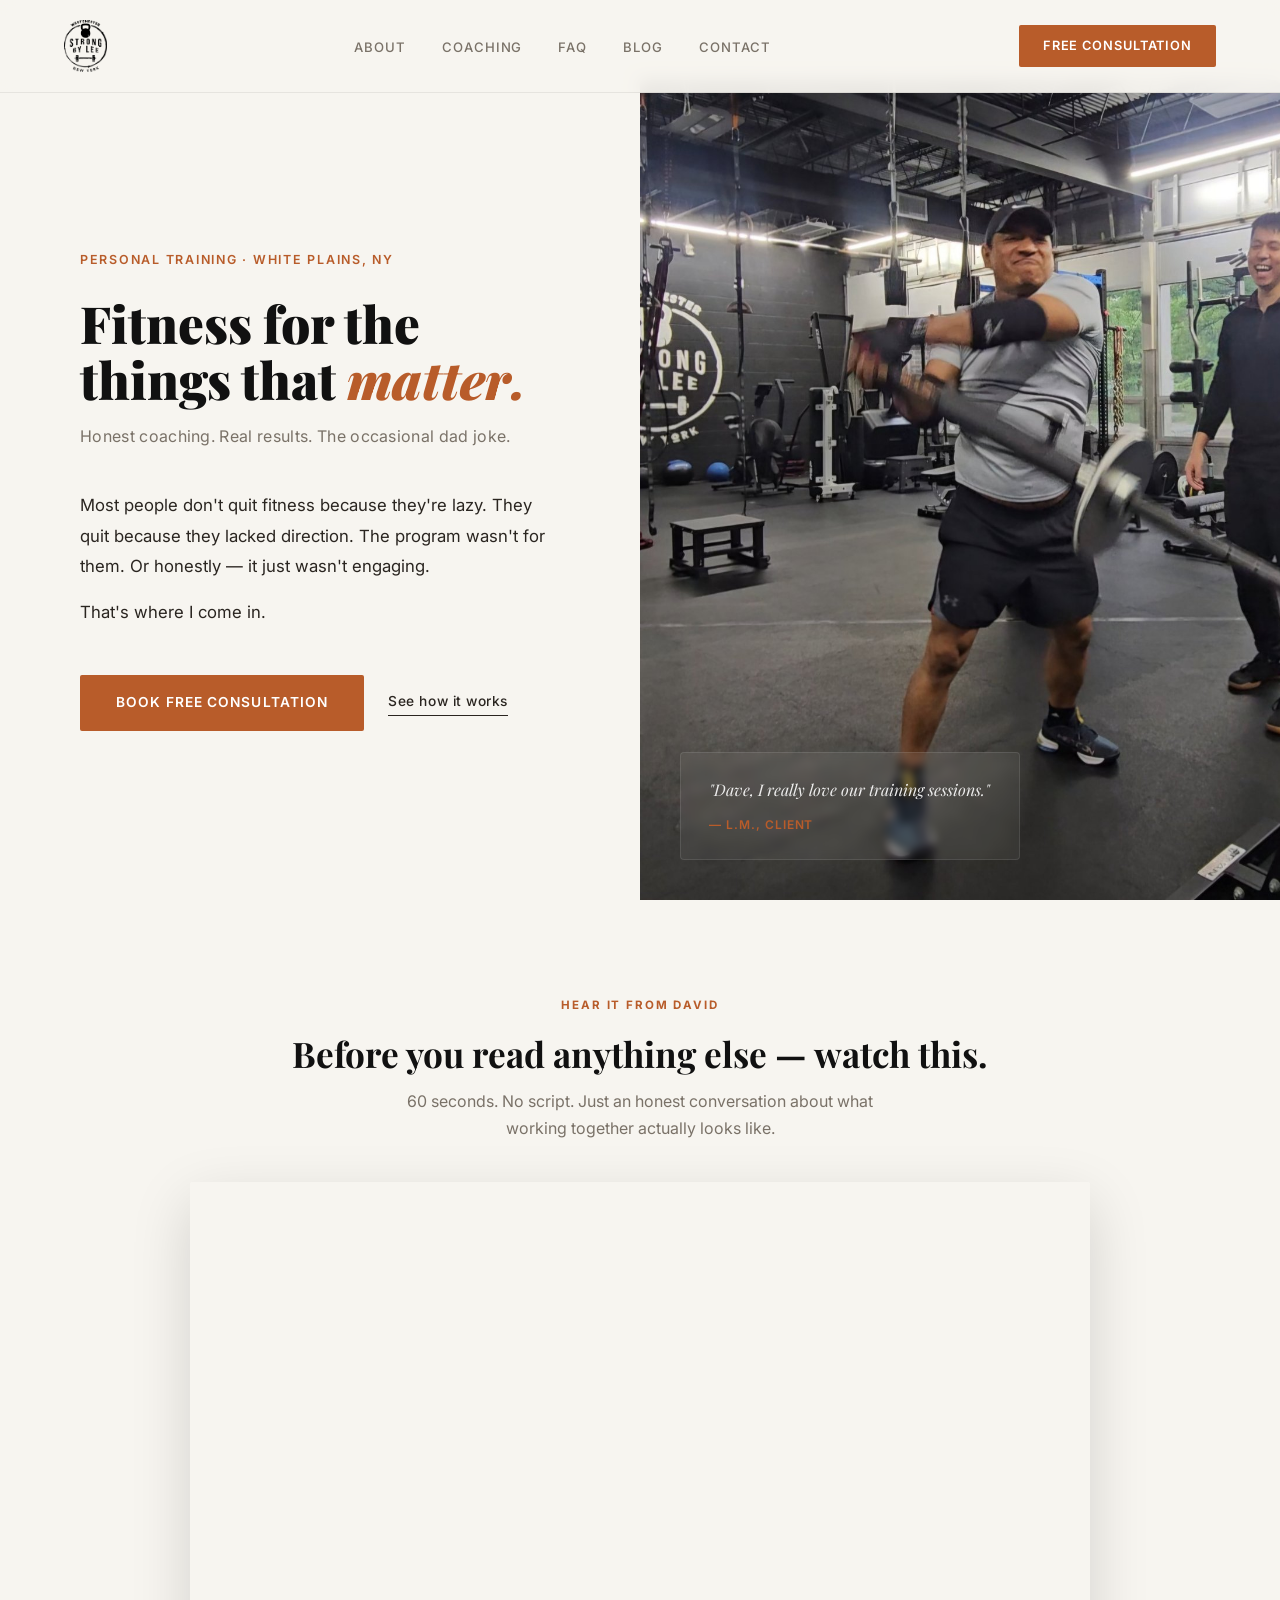
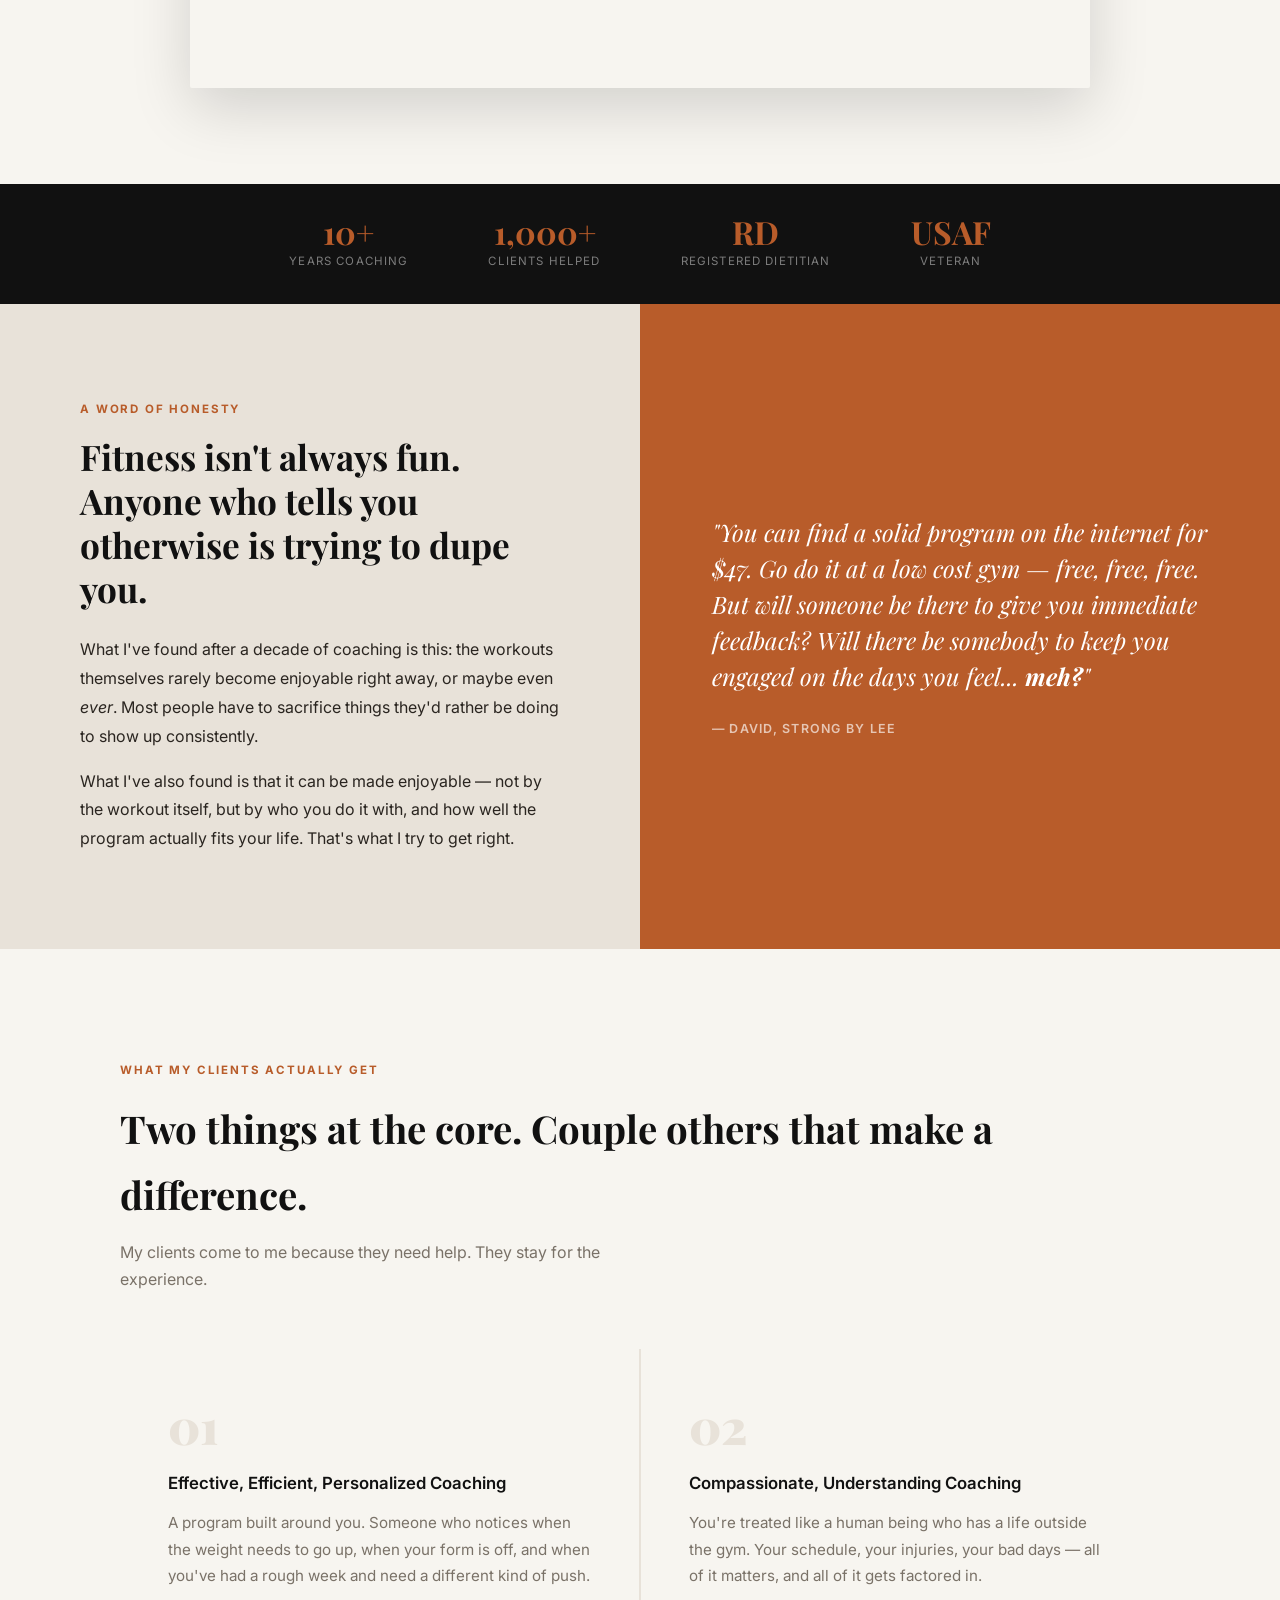
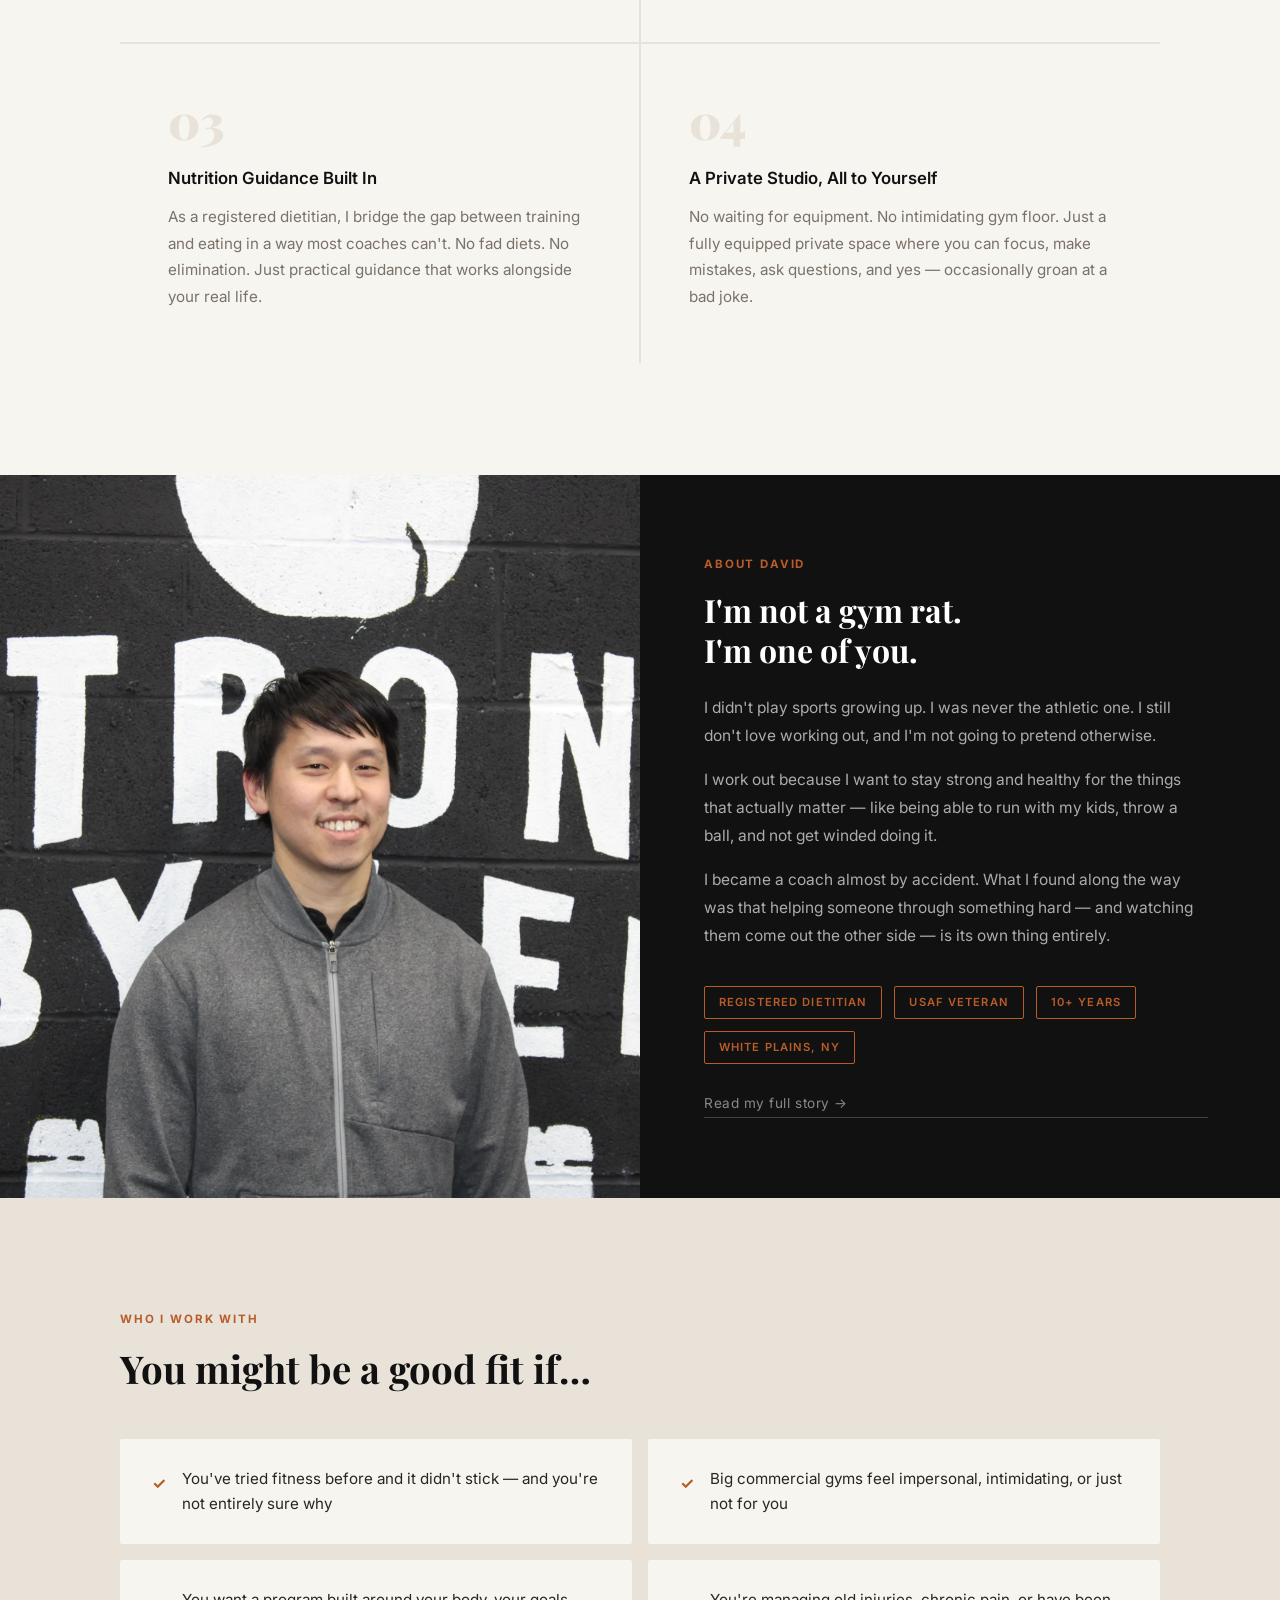
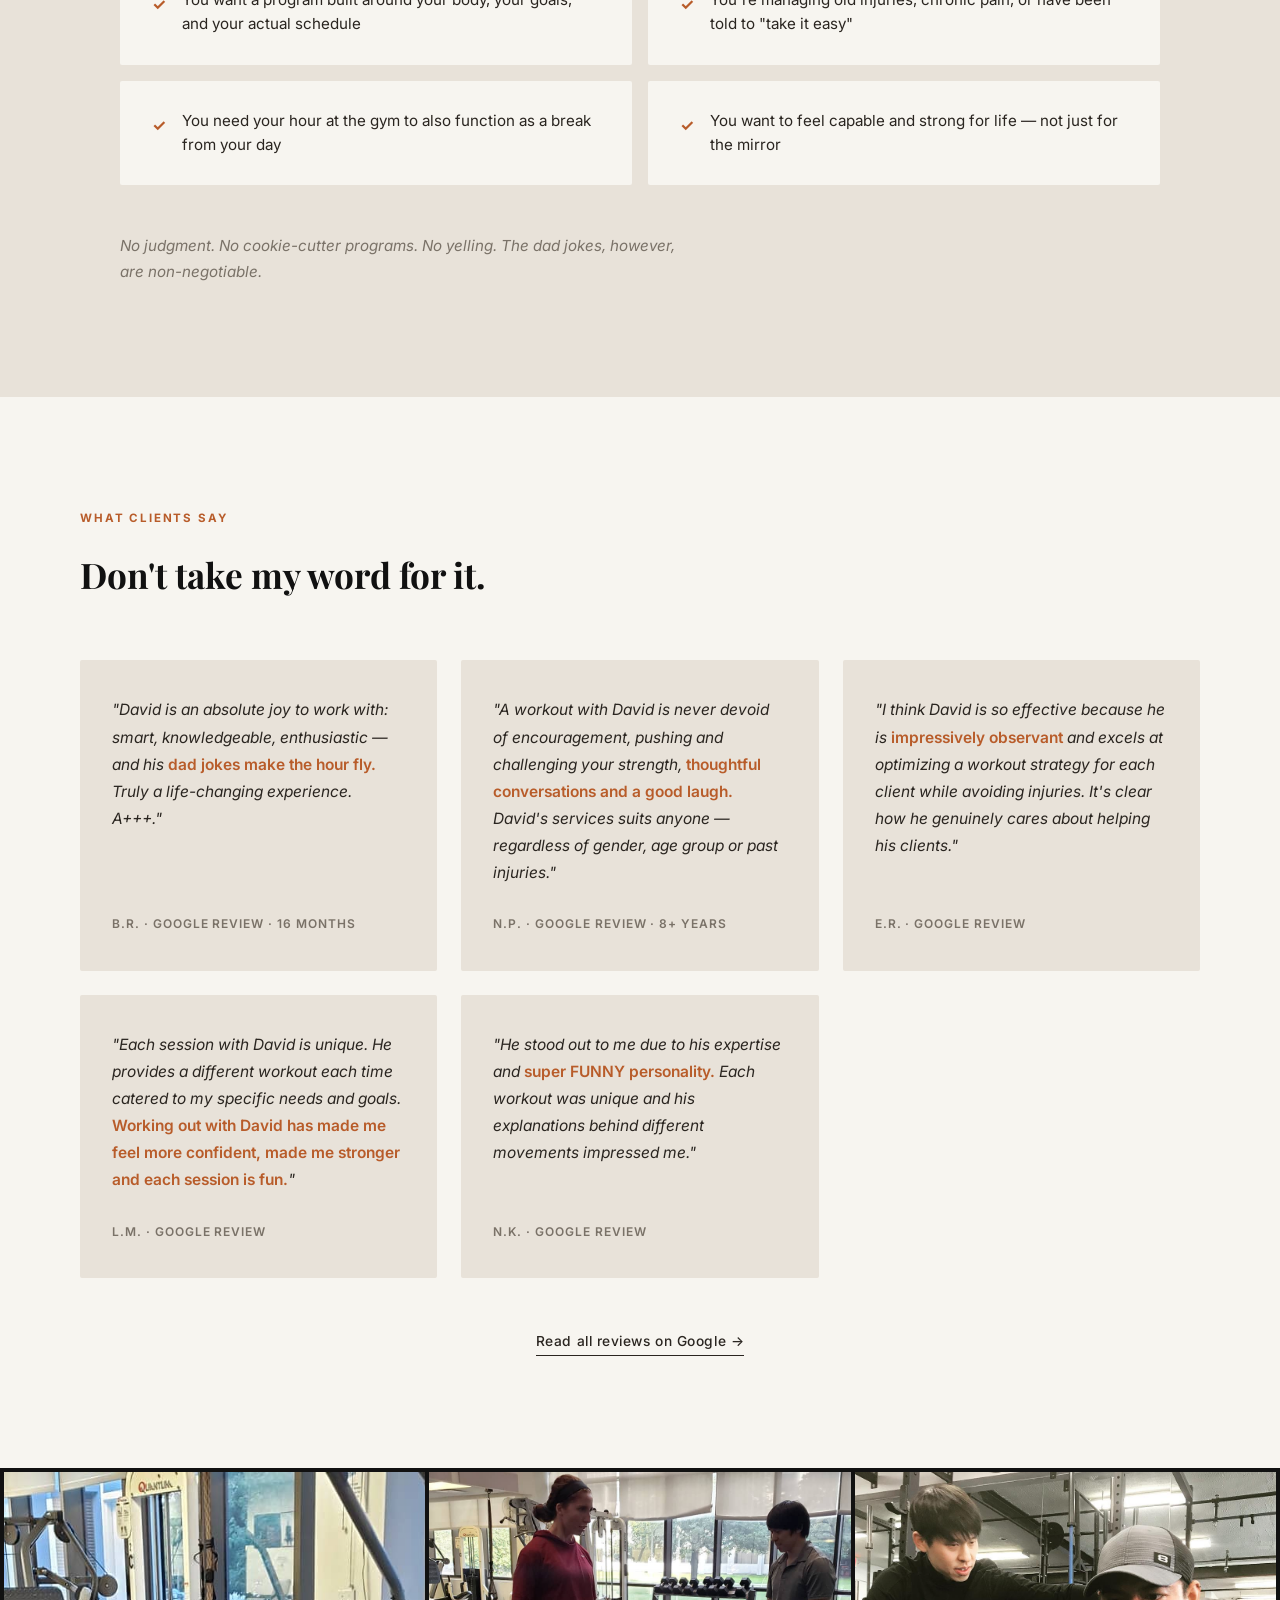
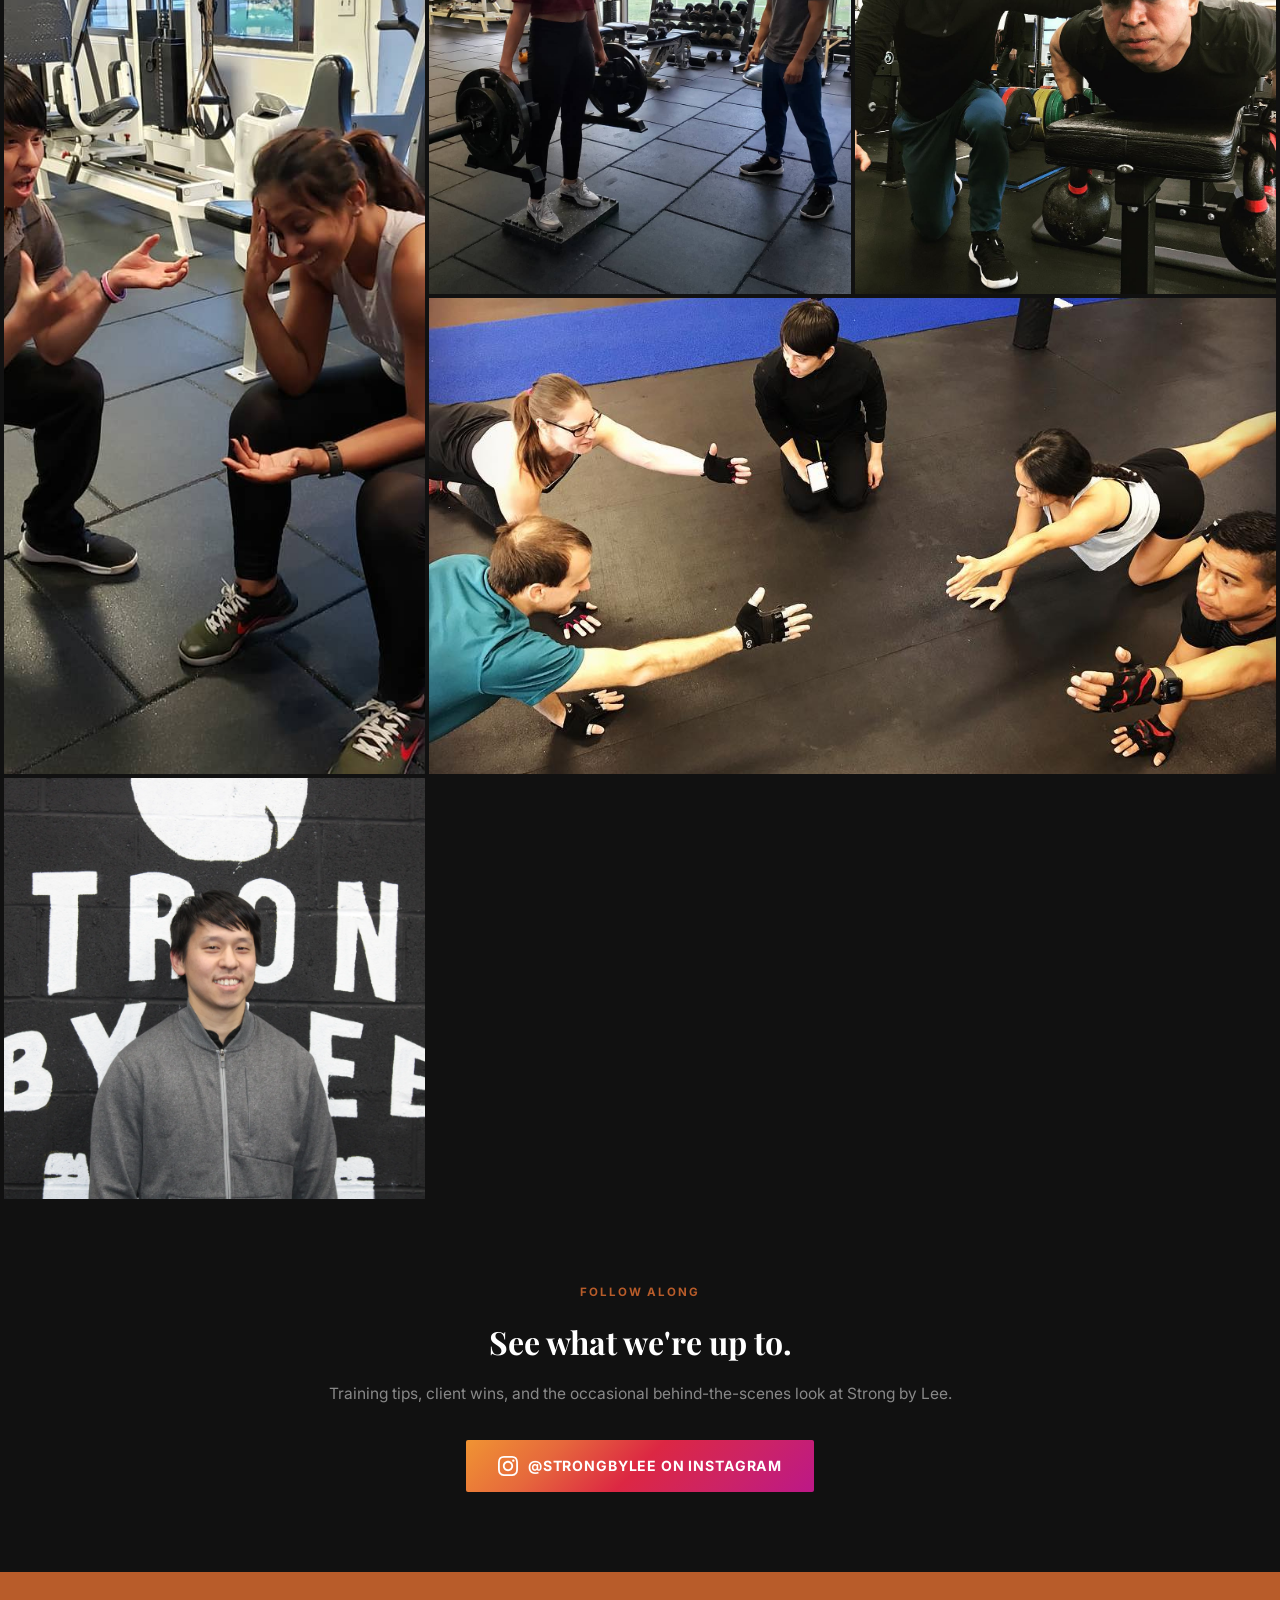
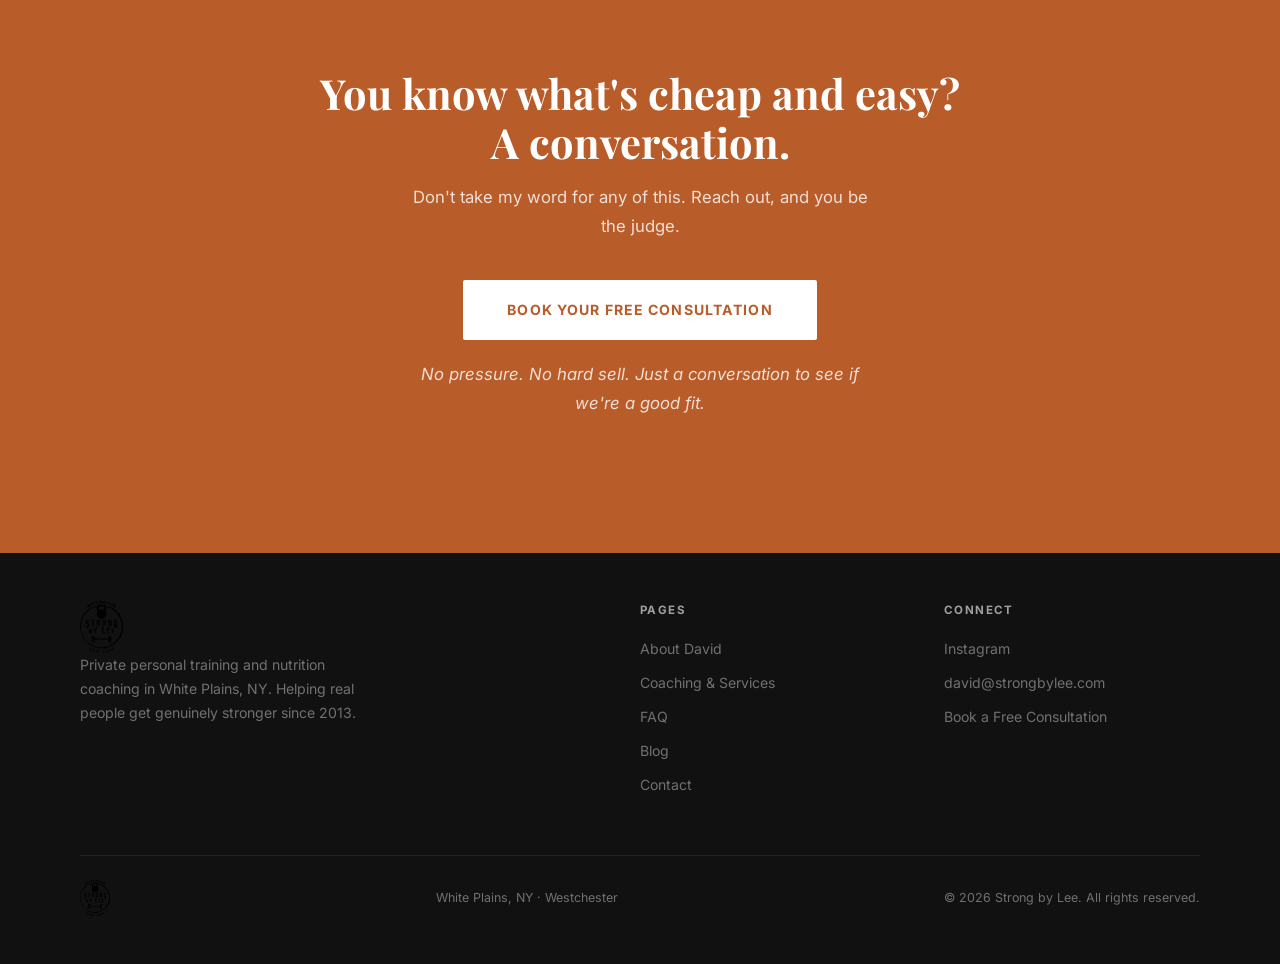
<file: index.html>
<!DOCTYPE html>
<html lang="en">
<head>
  <meta charset="UTF-8" />
  <meta name="viewport" content="width=device-width, initial-scale=1.0" />
  <title>Strong by Lee — Personal Training & Nutrition | White Plains, NY</title>
  <meta name="description" content="Honest personal training and nutrition coaching in White Plains, NY. David Lee is a registered dietitian and certified trainer helping real people get genuinely stronger." />
  <link href="https://fonts.googleapis.com/css2?family=Playfair+Display:ital,wght@0,700;0,900;1,700&family=Inter:wght@300;400;500;600&display=swap" rel="stylesheet" />
  <link rel="stylesheet" href="css/style.css" />
  <style>
    /* ── HERO ── */
    .hero {
      min-height: 100vh;
      display: grid; grid-template-columns: 1fr 1fr;
      padding-top: 80px;
    }
    .hero-left {
      display: flex; flex-direction: column; justify-content: center;
      padding: 80px 64px 80px 80px;
    }
    .hero-eyebrow {
      font-size: 0.78rem; font-weight: 600;
      letter-spacing: 0.14em; text-transform: uppercase;
      color: var(--accent); margin-bottom: 24px;
    }
    .hero-headline {
      font-family: 'Playfair Display', serif;
      font-size: clamp(2.6rem, 4vw, 3.8rem);
      font-weight: 900; line-height: 1.1;
      color: var(--black); margin-bottom: 16px;
    }
    .hero-headline em { font-style: italic; color: var(--accent); }
    .hero-sub {
      font-size: 1rem; color: var(--muted);
      font-weight: 400; margin-bottom: 40px; letter-spacing: 0.02em;
    }
    .hero-body {
      font-size: 1.05rem; color: var(--text);
      line-height: 1.8; margin-bottom: 48px; max-width: 480px;
    }
    .hero-body p + p { margin-top: 16px; }
    .hero-actions { display: flex; align-items: center; gap: 24px; flex-wrap: wrap; }
    .hero-right {
      background: var(--black); position: relative;
      overflow: hidden; display: flex; align-items: flex-end;
    }
    .hero-image-wrap {
      width: 100%; height: 100%;
      background: linear-gradient(160deg, #2a2520 0%, #111 60%);
      display: flex; align-items: center; justify-content: center;
      flex-direction: column; gap: 32px; padding: 48px;
    }
    .hero-photo-placeholder {
      width: 260px; height: 320px;
      border: 2px solid rgba(184,92,42,0.4);
      border-radius: 2px;
      display: flex; align-items: center; justify-content: center;
      background: rgba(255,255,255,0.03);
    }
    .hero-photo-placeholder p {
      font-size: 0.75rem; color: rgba(255,255,255,0.2);
      text-align: center; letter-spacing: 0.08em;
      text-transform: uppercase; padding: 16px;
    }
    .hero-quote-card {
      background: rgba(247,245,240,0.06);
      border: 1px solid rgba(255,255,255,0.1);
      border-radius: 4px; padding: 24px 28px;
      max-width: 320px; backdrop-filter: blur(4px);
    }
    .hero-quote-text {
      font-family: 'Playfair Display', serif;
      font-style: italic; font-size: 1rem;
      color: rgba(255,255,255,0.9); line-height: 1.6; margin-bottom: 12px;
    }
    .hero-quote-attr {
      font-size: 0.75rem; letter-spacing: 0.08em;
      text-transform: uppercase; color: var(--accent); font-weight: 600;
    }

    /* ── HONEST ── */
    .honest {
      display: grid; grid-template-columns: 1fr 1fr; min-height: 480px;
    }
    .honest-left {
      background: var(--warm); padding: 96px 80px;
      display: flex; flex-direction: column; justify-content: center;
    }
    .honest-left h2 {
      font-family: 'Playfair Display', serif;
      font-size: 2.2rem; font-weight: 700;
      color: var(--black); line-height: 1.25; margin-bottom: 24px;
    }
    .honest-left p { color: var(--text); font-size: 1rem; line-height: 1.8; }
    .honest-left p + p { margin-top: 16px; }
    .honest-right {
      background: var(--accent); padding: 96px 72px;
      display: flex; flex-direction: column; justify-content: center;
    }
    .honest-right blockquote {
      font-family: 'Playfair Display', serif;
      font-style: italic; font-size: 1.5rem;
      color: #fff; line-height: 1.5; margin-bottom: 24px;
    }
    .honest-right cite {
      font-size: 0.78rem; font-weight: 600;
      letter-spacing: 0.1em; text-transform: uppercase;
      color: rgba(255,255,255,0.65); font-style: normal;
    }

    /* ── WHAT ── */
    .what { padding: 112px 80px; max-width: 1200px; margin: 0 auto; }
    .what-header { margin-bottom: 56px; }
    .what-header h2 {
      font-family: 'Playfair Display', serif;
      font-size: 2.4rem; font-weight: 700;
      color: var(--black); margin-bottom: 12px;
    }
    .what-header p { color: var(--muted); max-width: 560px; font-size: 1rem; }
    .what-grid {
      display: grid; grid-template-columns: 1fr 1fr;
      gap: 2px; background: var(--warm);
    }
    .what-card { background: var(--offwhite); padding: 52px 48px; }
    .what-number {
      font-family: 'Playfair Display', serif;
      font-size: 3rem; font-weight: 900;
      color: var(--warm); line-height: 1; margin-bottom: 20px;
    }
    .what-card h3 {
      font-size: 1.05rem; font-weight: 600;
      color: var(--black); margin-bottom: 12px;
    }
    .what-card p { color: var(--muted); font-size: 0.95rem; line-height: 1.75; }

    /* ── ABOUT STRIP ── */
    .about {
      background: var(--black);
      display: grid; grid-template-columns: 1fr 1fr; min-height: 500px;
    }
    .about-image {
      background: linear-gradient(135deg, #2a2520, #1a1510);
      display: flex; align-items: center; justify-content: center; min-height: 400px;
    }
    .about-photo-placeholder {
      width: 240px; height: 300px;
      border: 2px solid rgba(184,92,42,0.5); border-radius: 2px;
      display: flex; align-items: center; justify-content: center;
      background: rgba(255,255,255,0.02);
    }
    .about-photo-placeholder p {
      font-size: 0.72rem; color: rgba(255,255,255,0.2);
      text-align: center; letter-spacing: 0.08em;
      text-transform: uppercase; padding: 16px;
    }
    .about-content {
      padding: 80px 72px 80px 64px;
      display: flex; flex-direction: column; justify-content: center;
    }
    .about-content h2 {
      font-family: 'Playfair Display', serif;
      font-size: 2rem; font-weight: 700;
      color: #fff; margin-bottom: 24px; line-height: 1.25;
    }
    .about-content p { color: rgba(255,255,255,0.65); font-size: 0.97rem; line-height: 1.8; }
    .about-content p + p { margin-top: 16px; }
    .about-creds { display: flex; gap: 12px; margin-top: 36px; flex-wrap: wrap; }
    .cred-tag {
      font-size: 0.7rem; font-weight: 600;
      letter-spacing: 0.1em; text-transform: uppercase;
      color: var(--accent); border: 1px solid var(--accent);
      padding: 6px 14px; border-radius: 2px;
    }
    .about-link {
      display: inline-block; margin-top: 28px;
      color: rgba(255,255,255,0.5); font-size: 0.85rem;
      text-decoration: none; letter-spacing: 0.04em;
      border-bottom: 1px solid rgba(255,255,255,0.2);
      padding-bottom: 2px; transition: color 0.2s, border-color 0.2s;
    }
    .about-link:hover { color: var(--accent); border-color: var(--accent); }

    /* ── FIT ── */
    .fit { padding: 112px 80px; background: var(--warm); }
    .fit-inner { max-width: 1040px; margin: 0 auto; }
    .fit-inner h2 {
      font-family: 'Playfair Display', serif;
      font-size: 2.4rem; font-weight: 700;
      color: var(--black); margin-bottom: 48px;
      max-width: 600px; line-height: 1.2;
    }
    .fit-list {
      display: grid; grid-template-columns: 1fr 1fr; gap: 16px; margin-bottom: 48px;
    }
    .fit-item {
      background: var(--offwhite); padding: 28px 32px;
      border-radius: 2px; display: flex; gap: 16px; align-items: flex-start;
    }
    .fit-check { color: var(--accent); font-size: 1rem; margin-top: 3px; flex-shrink: 0; font-weight: 700; }
    .fit-item p { font-size: 0.95rem; color: var(--text); line-height: 1.6; }
    .fit-note { font-size: 0.95rem; color: var(--muted); font-style: italic; max-width: 560px; line-height: 1.7; }

    /* ── TESTIMONIALS ── */
    .testimonials { padding: 112px 80px; }
    .testimonials-inner { max-width: 1200px; margin: 0 auto; }
    .testimonials h2 {
      font-family: 'Playfair Display', serif;
      font-size: 2.2rem; font-weight: 700;
      color: var(--black); margin-bottom: 56px;
    }
    .testimonials-grid {
      display: grid;
      grid-template-columns: 1fr 1fr 1fr;
      gap: 24px;
    }
    .testimonials-grid .testimonial-card:nth-child(4) { grid-column: 1 / 2; }
    .testimonials-grid .testimonial-card:nth-child(5) { grid-column: 2 / 3; }
    .testimonial-card {
      background: var(--warm); padding: 36px 32px; border-radius: 2px;
      display: flex; flex-direction: column; justify-content: space-between;
    }
    .testimonial-card blockquote {
      font-size: 0.97rem; line-height: 1.75;
      color: var(--text); margin-bottom: 28px; font-style: italic;
    }
    .testimonial-card blockquote strong { font-style: normal; color: var(--accent); font-weight: 600; }
    .testimonial-attr {
      font-size: 0.75rem; font-weight: 600;
      letter-spacing: 0.08em; text-transform: uppercase; color: var(--muted);
    }

    @media (max-width: 900px) {
      .hero { grid-template-columns: 1fr; }
      .hero-left { padding: 60px 32px; }
      .hero-right { min-height: 360px; }
      .honest { grid-template-columns: 1fr; }
      .honest-left, .honest-right { padding: 64px 32px; }
      .what { padding: 72px 32px; }
      .what-grid { grid-template-columns: 1fr; }
      .about { grid-template-columns: 1fr; }
      .about-content { padding: 64px 32px; }
      .fit { padding: 72px 32px; }
      .fit-list { grid-template-columns: 1fr; }
      .testimonials { padding: 72px 32px; }
      .testimonials-grid { grid-template-columns: 1fr; }
    }
  </style>
</head>
<body>

  <nav>
    <a href="index.html" class="nav-logo-img"><img src="images/logo.png" alt="Strong by Lee" height="52"></a>
    <ul class="nav-links">
      <li><a href="about.html">About</a></li>
      <li><a href="coaching.html">Coaching</a></li>
      <li><a href="faq.html">FAQ</a></li>
      <li><a href="blog.html">Blog</a></li>
      <li><a href="contact.html">Contact</a></li>
    </ul>
    <a href="contact.html" class="nav-cta">Free Consultation</a>
    <div class="nav-hamburger" id="hamburger">
      <span></span><span></span><span></span>
    </div>
  </nav>

  <div class="mobile-menu" id="mobileMenu">
    <span class="mobile-close" id="mobileClose">&times;</span>
    <a href="index.html">Home</a>
    <a href="about.html">About</a>
    <a href="coaching.html">Coaching</a>
    <a href="faq.html">FAQ</a>
    <a href="blog.html">Blog</a>
    <a href="contact.html">Contact</a>
    <a href="contact.html" style="color: var(--accent);">Free Consultation</a>
  </div>

  <!-- HERO -->
  <section class="hero">
    <div class="hero-left">
      <p class="hero-eyebrow">Personal Training · White Plains, NY</p>
      <h1 class="hero-headline">Fitness for the things that <em>matter.</em></h1>
      <p class="hero-sub">Honest coaching. Real results. The occasional dad joke.</p>
      <div class="hero-body">
        <p>Most people don't quit fitness because they're lazy. They quit because they lacked direction. The program wasn't for them. Or honestly — it just wasn't engaging.</p>
        <p>That's where I come in.</p>
      </div>
      <div class="hero-actions">
        <a href="contact.html" class="btn-primary">Book Free Consultation</a>
        <a href="coaching.html" class="btn-ghost">See how it works</a>
      </div>
    </div>
    <div class="hero-right">
      <div class="hero-image-wrap" style="padding: 0; position: relative;">
        <img src="images/studio-coaching.jpg" alt="David coaching a client at Strong by Lee" style="width:100%; height:100%; object-fit:cover; object-position:center 20%; display:block; min-height:600px;">
        <div class="hero-quote-card" style="position:absolute; bottom:40px; left:40px; right:40px; max-width:340px;">
          <p class="hero-quote-text">"Dave, I really love our training sessions."</p>
          <p class="hero-quote-attr">— L.M., Client</p>
        </div>
      </div>
    </div>
  </section>

  <!-- VIDEO -->
  <section class="video-section reveal">
    <div class="video-inner">
      <span class="section-label">Hear it from David</span>
      <h2>Before you read anything else — watch this.</h2>
      <p>60 seconds. No script. Just an honest conversation about what working together actually looks like.</p>
      <div class="video-wrap">
        <iframe
          src="https://www.youtube.com/embed/DZwUbrx9CyA"
          title="Strong by Lee — Introduction"
          frameborder="0"
          allow="accelerometer; autoplay; clipboard-write; encrypted-media; gyroscope; picture-in-picture"
          allowfullscreen>
        </iframe>
      </div>
    </div>
  </section>

  <!-- TRUST BAR -->
  <div class="trust-bar">
    <div class="trust-item">
      <span class="trust-number">10+</span>
      <span class="trust-label">Years Coaching</span>
    </div>
    <div class="trust-item">
      <span class="trust-number">1,000+</span>
      <span class="trust-label">Clients Helped</span>
    </div>
    <div class="trust-item">
      <span class="trust-number">RD</span>
      <span class="trust-label">Registered Dietitian</span>
    </div>
    <div class="trust-item">
      <span class="trust-number">USAF</span>
      <span class="trust-label">Veteran</span>
    </div>
  </div>

  <!-- HONEST -->
  <section class="honest reveal">
    <div class="honest-left">
      <span class="section-label">A word of honesty</span>
      <h2>Fitness isn't always fun. Anyone who tells you otherwise is trying to dupe you.</h2>
      <p>What I've found after a decade of coaching is this: the workouts themselves rarely become enjoyable right away, or maybe even <em>ever</em>. Most people have to sacrifice things they'd rather be doing to show up consistently.</p>
      <p>What I've also found is that it can be made enjoyable — not by the workout itself, but by who you do it with, and how well the program actually fits your life. That's what I try to get right.</p>
    </div>
    <div class="honest-right">
      <blockquote>"You can find a solid program on the internet for $47. Go do it at a low cost gym — free, free, free. But will someone be there to give you immediate feedback? Will there be somebody to keep you engaged on the days you feel... <b>meh?</b>"</blockquote>
      <cite>— David, Strong by Lee</cite>
    </div>
  </section>

  <!-- WHAT YOU GET -->
  <section class="what reveal">
    <div class="what-header">
      <span class="section-label">What my clients actually get</span>
      <h2>Two things at the core. Couple others that make a difference.</h2>
      <p>My clients come to me because they need help. They stay for the experience.</p>
    </div>
    <div class="what-grid">
      <div class="what-card">
        <div class="what-number">01</div>
        <h3>Effective, Efficient, Personalized Coaching</h3>
        <p>A program built around you. Someone who notices when the weight needs to go up, when your form is off, and when you've had a rough week and need a different kind of push.</p>
      </div>
      <div class="what-card">
        <div class="what-number">02</div>
        <h3>Compassionate, Understanding Coaching</h3>
        <p>You're treated like a human being who has a life outside the gym. Your schedule, your injuries, your bad days — all of it matters, and all of it gets factored in.</p>
      </div>
      <div class="what-card">
        <div class="what-number">03</div>
        <h3>Nutrition Guidance Built In</h3>
        <p>As a registered dietitian, I bridge the gap between training and eating in a way most coaches can't. No fad diets. No elimination. Just practical guidance that works alongside your real life.</p>
      </div>
      <div class="what-card">
        <div class="what-number">04</div>
        <h3>A Private Studio, All to Yourself</h3>
        <p>No waiting for equipment. No intimidating gym floor. Just a fully equipped private space where you can focus, make mistakes, ask questions, and yes — occasionally groan at a bad joke.</p>
      </div>
    </div>
  </section>

  <!-- ABOUT STRIP -->
  <section class="about reveal">
    <div class="about-image" style="padding:0; overflow:hidden;">
      <img src="images/david-headshot.webp" alt="David Lee — Strong by Lee" style="width:100%; height:100%; object-fit:cover; object-position: center top; min-height:500px; display:block;">
    </div>
    <div class="about-content">
      <span class="section-label">About David</span>
      <h2>I'm not a gym rat.<br/>I'm one of you.</h2>
      <p>I didn't play sports growing up. I was never the athletic one. I still don't love working out, and I'm not going to pretend otherwise.</p>
      <p>I work out because I want to stay strong and healthy for the things that actually matter — like being able to run with my kids, throw a ball, and not get winded doing it.</p>
      <p>I became a coach almost by accident. What I found along the way was that helping someone through something hard — and watching them come out the other side — is its own thing entirely.</p>
      <div class="about-creds">
        <span class="cred-tag">Registered Dietitian</span>
        <span class="cred-tag">USAF Veteran</span>
        <span class="cred-tag">10+ Years</span>
        <span class="cred-tag">White Plains, NY</span>
      </div>
      <a href="about.html" class="about-link">Read my full story →</a>
    </div>
  </section>

  <!-- IS THIS YOU -->
  <section class="fit reveal">
    <div class="fit-inner">
      <span class="section-label">Who I work with</span>
      <h2>You might be a good fit if…</h2>
      <div class="fit-list">
        <div class="fit-item">
          <span class="fit-check">✓</span>
          <p>You've tried fitness before and it didn't stick — and you're not entirely sure why</p>
        </div>
        <div class="fit-item">
          <span class="fit-check">✓</span>
          <p>Big commercial gyms feel impersonal, intimidating, or just not for you</p>
        </div>
        <div class="fit-item">
          <span class="fit-check">✓</span>
          <p>You want a program built around your body, your goals, and your actual schedule</p>
        </div>
        <div class="fit-item">
          <span class="fit-check">✓</span>
          <p>You're managing old injuries, chronic pain, or have been told to "take it easy"</p>
        </div>
        <div class="fit-item">
          <span class="fit-check">✓</span>
          <p>You need your hour at the gym to also function as a break from your day</p>
        </div>
        <div class="fit-item">
          <span class="fit-check">✓</span>
          <p>You want to feel capable and strong for life — not just for the mirror</p>
        </div>
      </div>
      <p class="fit-note">No judgment. No cookie-cutter programs. No yelling. The dad jokes, however, are non-negotiable.</p>
    </div>
  </section>

  <!-- TESTIMONIALS -->
  <section class="testimonials reveal">
    <div class="testimonials-inner">
      <span class="section-label">What clients say</span>
      <h2>Don't take my word for it.</h2>
      <div class="testimonials-grid">
        <div class="testimonial-card">
          <blockquote>"David is an absolute joy to work with: smart, knowledgeable, enthusiastic — and his <strong>dad jokes make the hour fly.</strong> Truly a life-changing experience. A+++."</blockquote>
          <p class="testimonial-attr">B.R. · Google Review · 16 months</p>
        </div>
        <div class="testimonial-card">
          <blockquote>"A workout with David is never devoid of encouragement, pushing and challenging your strength, <strong>thoughtful conversations and a good laugh.</strong> David's services suits anyone — regardless of gender, age group or past injuries."</blockquote>
          <p class="testimonial-attr">N.P. · Google Review · 8+ years</p>
        </div>
        <div class="testimonial-card">
          <blockquote>"I think David is so effective because he is <strong>impressively observant</strong> and excels at optimizing a workout strategy for each client while avoiding injuries. It's clear how he genuinely cares about helping his clients."</blockquote>
          <p class="testimonial-attr">E.R. · Google Review</p>
        </div>
        <div class="testimonial-card">
          <blockquote>"Each session with David is unique. He provides a different workout each time catered to my specific needs and goals. <strong>Working out with David has made me feel more confident, made me stronger and each session is fun.</strong>"</blockquote>
          <p class="testimonial-attr">L.M. · Google Review</p>
        </div>
        <div class="testimonial-card">
          <blockquote>"He stood out to me due to his expertise and <strong>super FUNNY personality.</strong> Each workout was unique and his explanations behind different movements impressed me."</blockquote>
          <p class="testimonial-attr">N.K. · Google Review</p>
        </div>
      </div>
      <div style="text-align:center; margin-top: 48px;">
        <a href="https://g.page/r/CTsYeqjNlPShEBE/review" target="_blank" class="btn-ghost">Read all reviews on Google →</a>
      </div>
    </div>
  </section>

  <!-- GALLERY -->
  <section class="gallery reveal">
    <div class="gallery-grid">
      <div class="gallery-item gallery-item--tall">
        <img src="images/coaching-laughing.jpg" alt="David coaching a client" loading="lazy">
      </div>
      <div class="gallery-item">
        <img src="images/hero-fistbump.jpg" alt="David with a client" loading="lazy">
      </div>
      <div class="gallery-item">
        <img src="images/coaching-kneeling.jpg" alt="David spotting a client" loading="lazy">
      </div>
      <div class="gallery-item gallery-item--wide">
        <img src="images/group-plank.jpg" alt="Group training session" loading="lazy">
      </div>
      <div class="gallery-item">
        <img src="images/david-headshot.webp" alt="David Lee — Strong by Lee" loading="lazy">
      </div>
    </div>
  </section>

  <!-- INSTAGRAM -->
  <section class="instagram-section">
    <span class="section-label">Follow Along</span>
    <h2>See what we're up to.</h2>
    <p>Training tips, client wins, and the occasional behind-the-scenes look at Strong by Lee.</p>
    <a href="https://instagram.com/strongbylee" target="_blank" class="instagram-btn">
      <svg viewBox="0 0 24 24" xmlns="http://www.w3.org/2000/svg">
        <path d="M12 2.163c3.204 0 3.584.012 4.85.07 3.252.148 4.771 1.691 4.919 4.919.058 1.265.069 1.645.069 4.849 0 3.205-.012 3.584-.069 4.849-.149 3.225-1.664 4.771-4.919 4.919-1.266.058-1.644.07-4.85.07-3.204 0-3.584-.012-4.849-.07-3.26-.149-4.771-1.699-4.919-4.92-.058-1.265-.07-1.644-.07-4.849 0-3.204.013-3.583.07-4.849.149-3.227 1.664-4.771 4.919-4.919 1.266-.057 1.645-.069 4.849-.069zm0-2.163c-3.259 0-3.667.014-4.947.072-4.358.2-6.78 2.618-6.98 6.98-.059 1.281-.073 1.689-.073 4.948 0 3.259.014 3.668.072 4.948.2 4.358 2.618 6.78 6.98 6.98 1.281.058 1.689.072 4.948.072 3.259 0 3.668-.014 4.948-.072 4.354-.2 6.782-2.618 6.979-6.98.059-1.28.073-1.689.073-4.948 0-3.259-.014-3.667-.072-4.947-.196-4.354-2.617-6.78-6.979-6.98-1.281-.059-1.69-.073-4.949-.073zm0 5.838c-3.403 0-6.162 2.759-6.162 6.162s2.759 6.163 6.162 6.163 6.162-2.759 6.162-6.163c0-3.403-2.759-6.162-6.162-6.162zm0 10.162c-2.209 0-4-1.79-4-4 0-2.209 1.791-4 4-4s4 1.791 4 4c0 2.21-1.791 4-4 4zm6.406-11.845c-.796 0-1.441.645-1.441 1.44s.645 1.44 1.441 1.44c.795 0 1.439-.645 1.439-1.44s-.644-1.44-1.439-1.44z"/>
      </svg>
      @strongbylee on Instagram
    </a>
  </section>

  <!-- CTA -->
  <section class="cta-section">
    <h2>You know what's cheap and easy?<br/>A conversation.</h2>
    <p>Don't take my word for any of this. Reach out, and you be the judge.</p>
    <a href="contact.html" class="btn-white">Book Your Free Consultation</a>
    <p class="cta-note">No pressure. No hard sell. Just a conversation to see if we're a good fit.</p>
  </section>

  <!-- FOOTER -->
  <footer>
    <div class="footer-inner">
      <div class="footer-brand">
        <a href="index.html" class="nav-logo-img"><img src="images/logo.png" alt="Strong by Lee" height="48"></a>
        <p>Private personal training and nutrition coaching in White Plains, NY. Helping real people get genuinely stronger since 2013.</p>
      </div>
      <div class="footer-col">
        <h4>Pages</h4>
        <a href="about.html">About David</a>
        <a href="coaching.html">Coaching & Services</a>
        <a href="faq.html">FAQ</a>
        <a href="blog.html">Blog</a>
        <a href="contact.html">Contact</a>
      </div>
      <div class="footer-col">
        <h4>Connect</h4>
        <a href="https://instagram.com/strongbylee" target="_blank">Instagram</a>
        <a href="mailto:david@strongbylee.com">david@strongbylee.com</a>
        <a href="contact.html">Book a Free Consultation</a>
      </div>
    </div>
    <div class="footer-bottom">
      <img src="images/logo.png" alt="Strong by Lee" height="36">
      <span>White Plains, NY · Westchester</span>
      <span>© 2026 Strong by Lee. All rights reserved.</span>
    </div>
  </footer>

  <script src="js/main.js"></script>
  <a href="#" class="back-to-top" id="backToTop" aria-label="Back to top">↑</a>

  <script>
    document.getElementById('hamburger').addEventListener('click', () => document.getElementById('mobileMenu').classList.add('open'));
    document.getElementById('mobileClose').addEventListener('click', () => document.getElementById('mobileMenu').classList.remove('open'));

    // Back to top
    const backToTop = document.getElementById('backToTop');
    window.addEventListener('scroll', () => {
      backToTop.classList.toggle('visible', window.scrollY > 400);
    });
    backToTop.addEventListener('click', (e) => {
      e.preventDefault();
      window.scrollTo({ top: 0, behavior: 'smooth' });
    });

    // Scroll reveal
    const reveals = document.querySelectorAll('.reveal');
    reveals.forEach(el => el.classList.add('hidden'));
    const observer = new IntersectionObserver((entries) => {
      entries.forEach(entry => {
        if (entry.isIntersecting) {
          entry.target.classList.remove('hidden');
          entry.target.classList.add('visible');
          observer.unobserve(entry.target);
        }
      });
    }, { threshold: 0.08, rootMargin: '0px 0px -40px 0px' });
    reveals.forEach(el => observer.observe(el));
  </script>
</body>
</html>
</file>
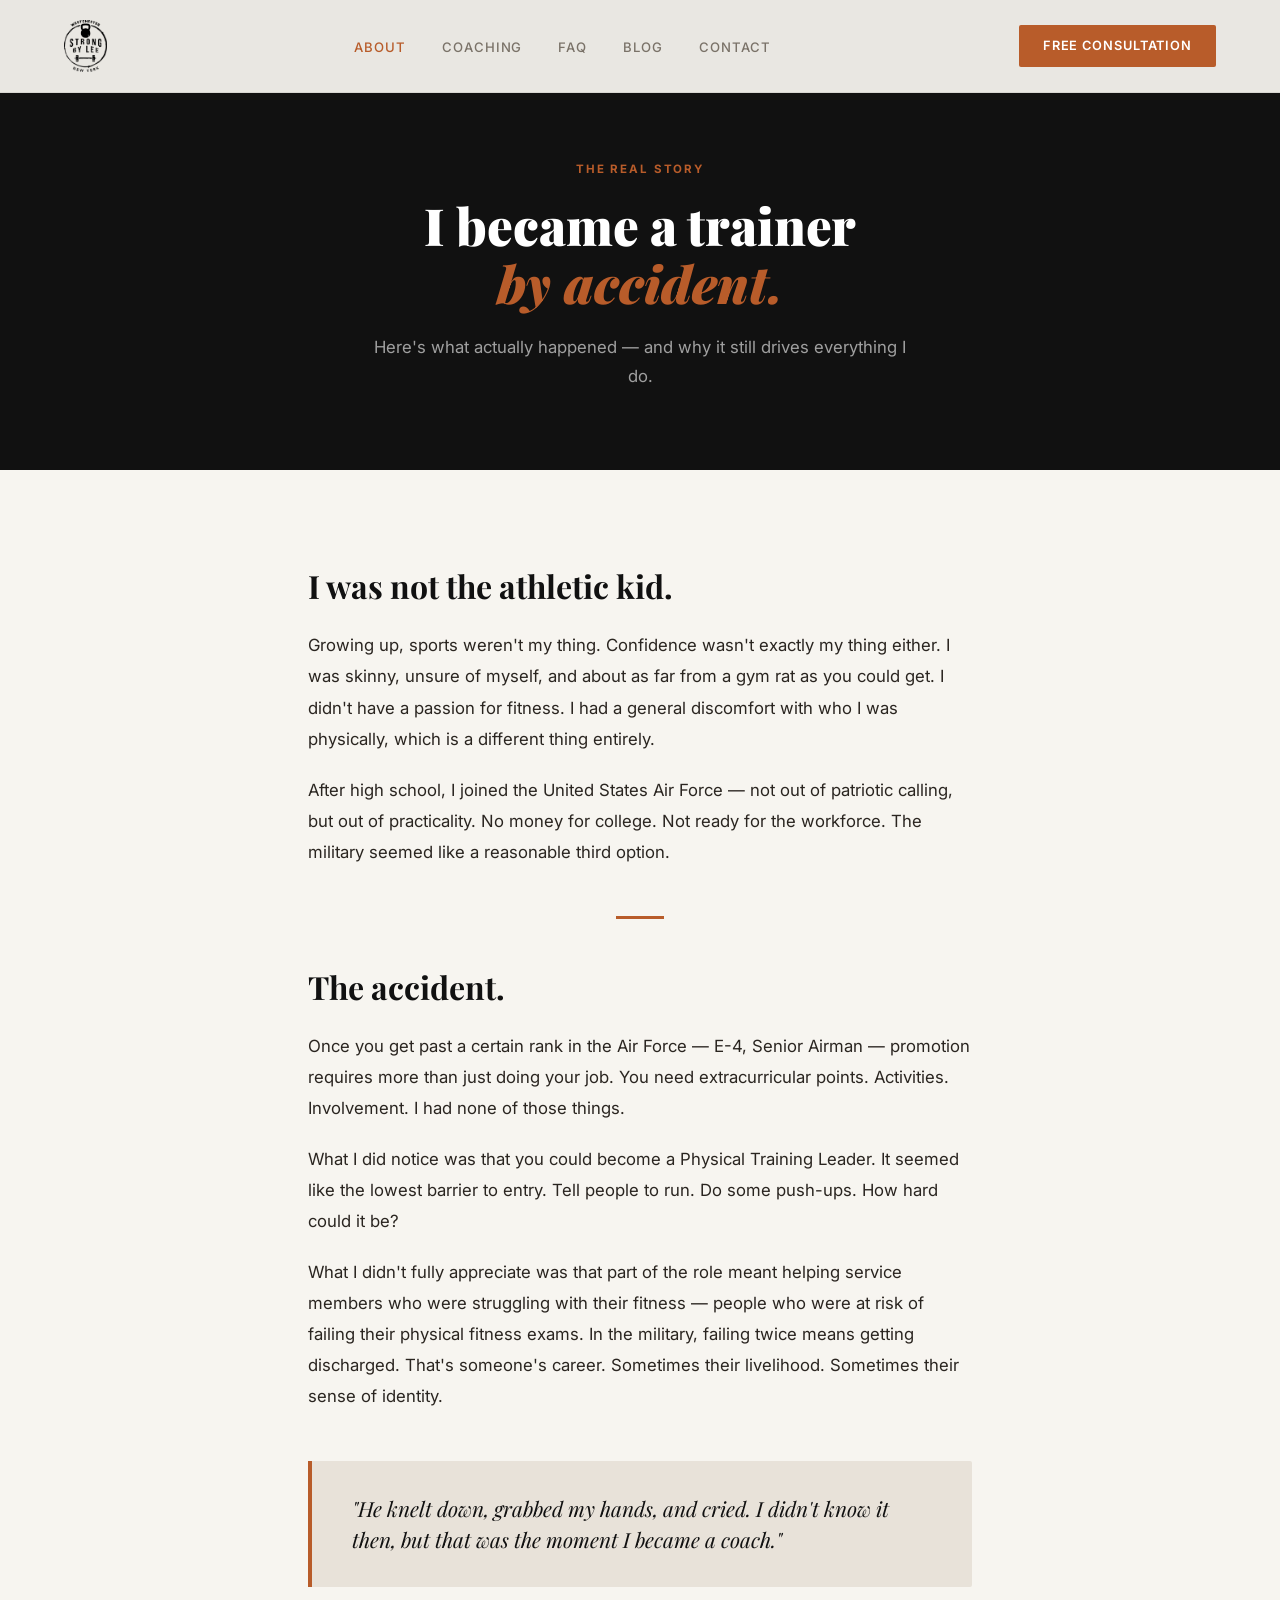
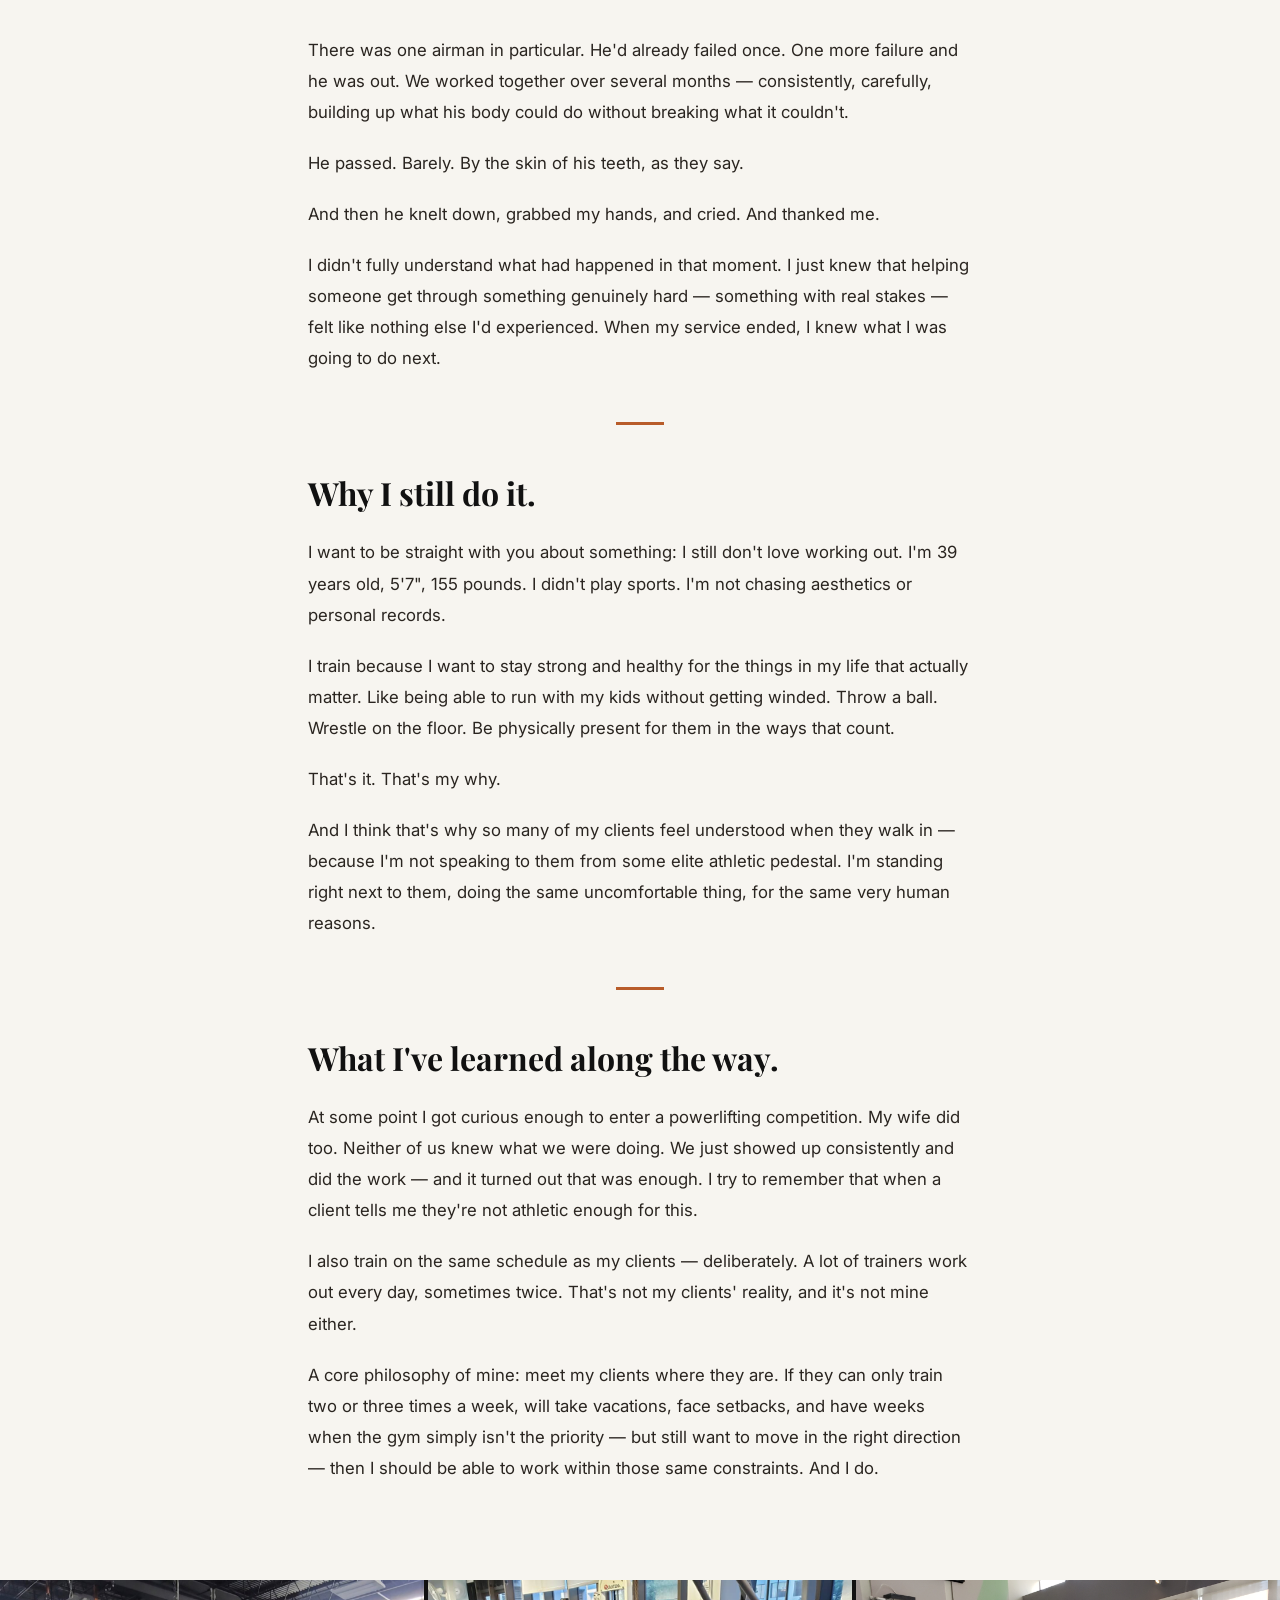
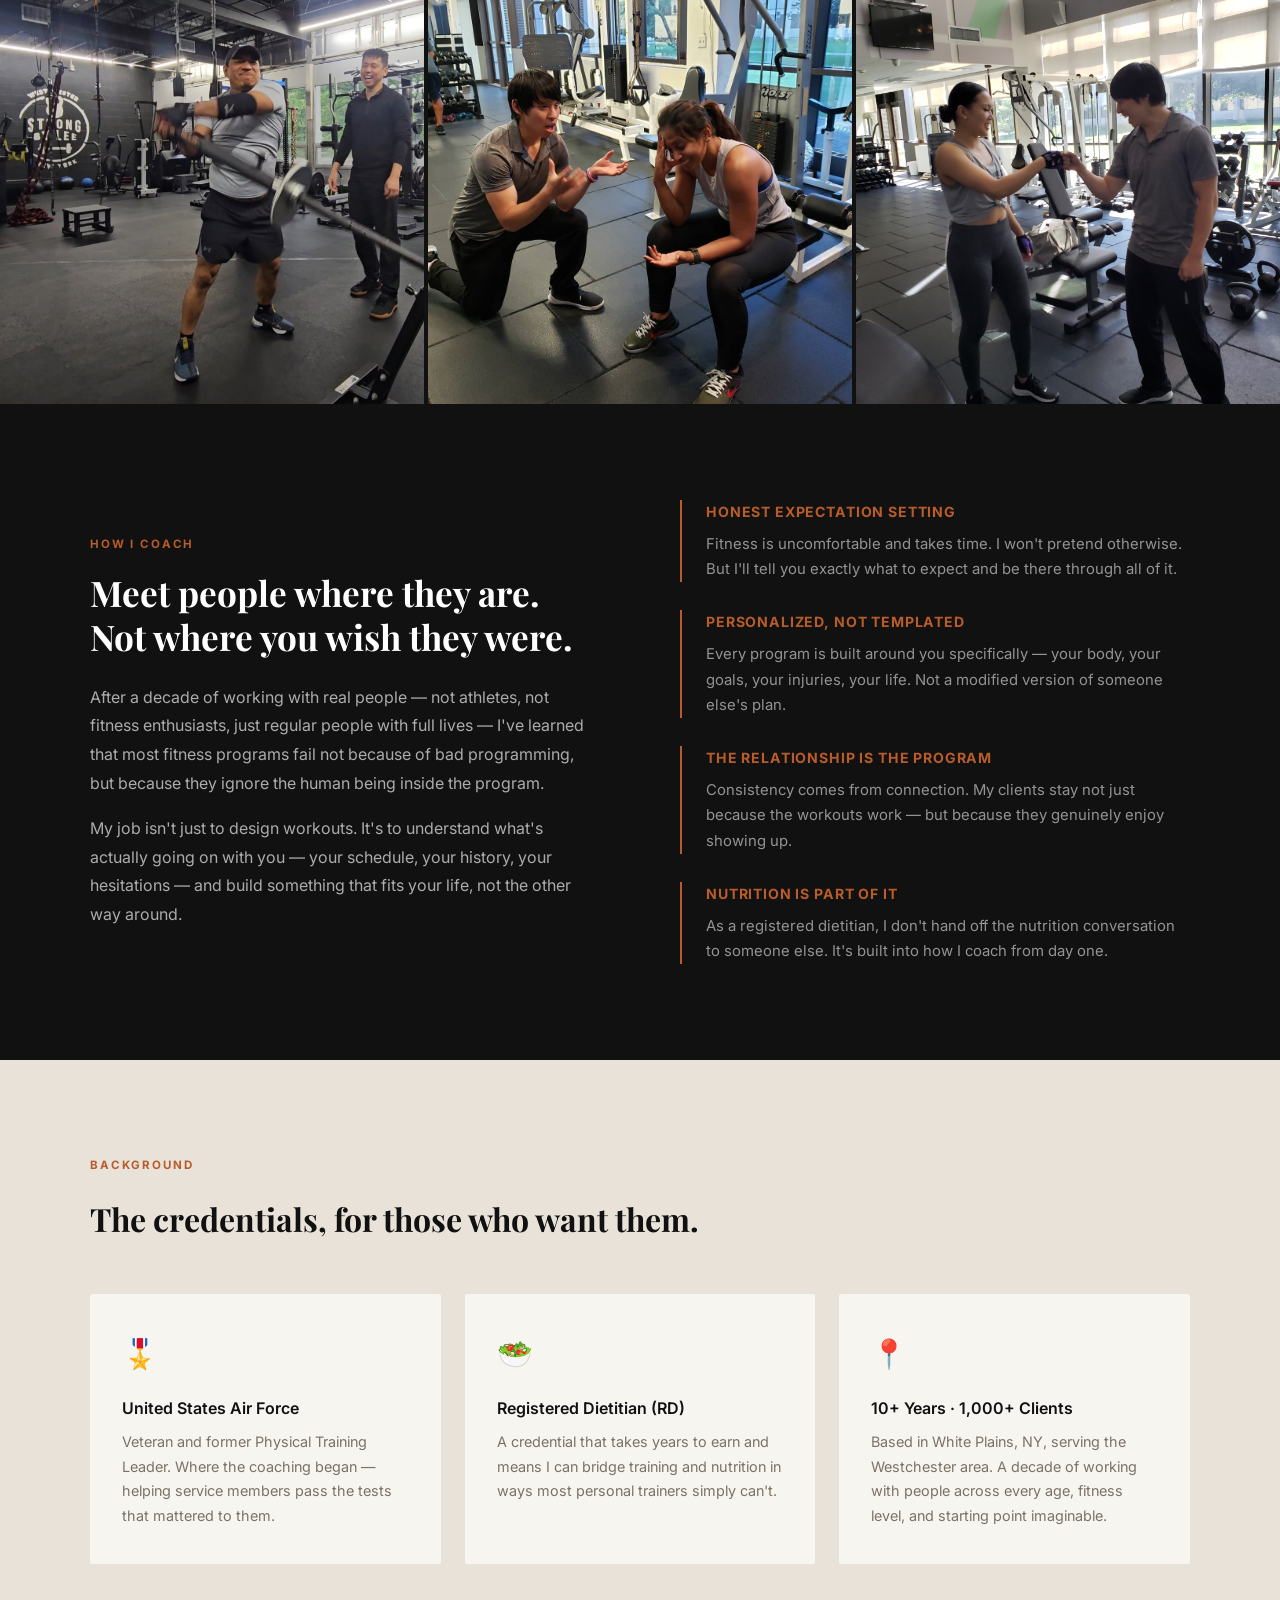
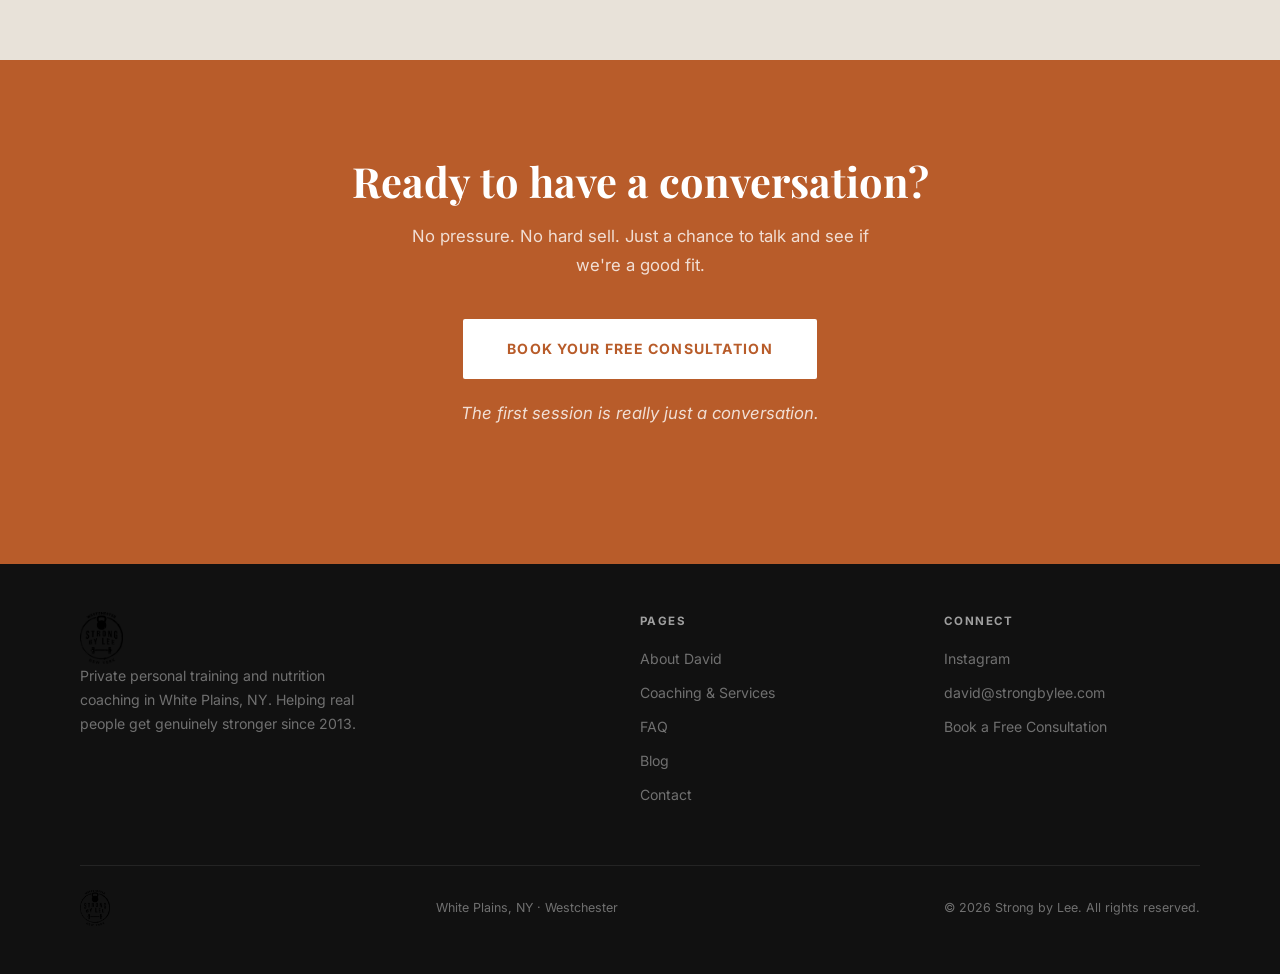
<file: about.html>
<!DOCTYPE html>
<html lang="en">
<head>
  <meta charset="UTF-8" />
  <meta name="viewport" content="width=device-width, initial-scale=1.0" />
  <title>About David — Strong by Lee | White Plains, NY</title>
  <meta name="description" content="The real story behind Strong by Lee. David is a registered dietitian, Air Force veteran, and personal trainer in White Plains, NY who doesn't love working out — and coaches people who feel the same way." />
  <link href="https://fonts.googleapis.com/css2?family=Playfair+Display:ital,wght@0,700;0,900;1,700&family=Inter:wght@300;400;500;600&display=swap" rel="stylesheet" />
  <link rel="stylesheet" href="css/style.css" />
  <style>
    .story-section {
      max-width: 760px; margin: 0 auto;
      padding: 96px 48px;
    }
    .story-section h2 {
      font-family: 'Playfair Display', serif;
      font-size: 2rem; font-weight: 700;
      color: var(--black); margin-bottom: 24px;
      line-height: 1.25;
    }
    .story-section p {
      font-size: 1.05rem; line-height: 1.85;
      color: var(--text); margin-bottom: 20px;
    }
    .story-section p:last-child { margin-bottom: 0; }

    .story-divider {
      width: 48px; height: 3px;
      background: var(--accent); margin: 48px auto;
    }

    .story-pull {
      background: var(--warm);
      border-left: 4px solid var(--accent);
      padding: 32px 40px; margin: 48px 0; border-radius: 0 2px 2px 0;
    }
    .story-pull p {
      font-family: 'Playfair Display', serif;
      font-style: italic; font-size: 1.3rem;
      color: var(--black); line-height: 1.5; margin: 0;
    }

    .philosophy {
      background: var(--black); padding: 96px 80px;
    }
    .philosophy-inner {
      max-width: 1100px; margin: 0 auto;
      display: grid; grid-template-columns: 1fr 1fr; gap: 80px; align-items: center;
    }
    .philosophy-left h2 {
      font-family: 'Playfair Display', serif;
      font-size: 2.2rem; font-weight: 700;
      color: #fff; margin-bottom: 24px; line-height: 1.25;
    }
    .philosophy-left p { color: rgba(255,255,255,0.65); font-size: 1rem; line-height: 1.8; }
    .philosophy-left p + p { margin-top: 16px; }
    .philosophy-right { display: flex; flex-direction: column; gap: 28px; }
    .phil-item {
      border-left: 2px solid var(--accent);
      padding-left: 24px;
    }
    .phil-item h3 {
      font-size: 0.88rem; font-weight: 700;
      letter-spacing: 0.06em; text-transform: uppercase;
      color: var(--accent); margin-bottom: 8px;
    }
    .phil-item p { color: rgba(255,255,255,0.55); font-size: 0.93rem; line-height: 1.7; }

    .credentials {
      padding: 96px 80px; background: var(--warm);
    }
    .credentials-inner { max-width: 1100px; margin: 0 auto; }
    .credentials-inner h2 {
      font-family: 'Playfair Display', serif;
      font-size: 2rem; font-weight: 700;
      color: var(--black); margin-bottom: 48px;
    }
    .creds-grid { display: grid; grid-template-columns: repeat(3, 1fr); gap: 24px; }
    .cred-card {
      background: var(--offwhite); padding: 36px 32px; border-radius: 2px;
    }
    .cred-icon {
      font-size: 1.8rem; margin-bottom: 16px; display: block;
    }
    .cred-card h3 {
      font-size: 1rem; font-weight: 600;
      color: var(--black); margin-bottom: 8px;
    }
    .cred-card p { font-size: 0.9rem; color: var(--muted); line-height: 1.7; }

    @media (max-width: 900px) {
      .story-section { padding: 72px 32px; }
      .philosophy { padding: 72px 32px; }
      .philosophy-inner { grid-template-columns: 1fr; gap: 48px; }
      .credentials { padding: 72px 32px; }
      .creds-grid { grid-template-columns: 1fr; }
    }
  </style>
</head>
<body>

  <nav>
    <a href="index.html" class="nav-logo-img"><img src="images/logo.png" alt="Strong by Lee" height="52"></a>
    <ul class="nav-links">
      <li><a href="about.html" class="active">About</a></li>
      <li><a href="coaching.html">Coaching</a></li>
      <li><a href="faq.html">FAQ</a></li>
      <li><a href="blog.html">Blog</a></li>
      <li><a href="contact.html">Contact</a></li>
    </ul>
    <a href="contact.html" class="nav-cta">Free Consultation</a>
    <div class="nav-hamburger" id="hamburger">
      <span></span><span></span><span></span>
    </div>
  </nav>

  <div class="mobile-menu" id="mobileMenu">
    <span class="mobile-close" id="mobileClose">&times;</span>
    <a href="index.html">Home</a>
    <a href="about.html">About</a>
    <a href="coaching.html">Coaching</a>
    <a href="faq.html">FAQ</a>
    <a href="blog.html">Blog</a>
    <a href="contact.html">Contact</a>
    <a href="contact.html" style="color: var(--accent);">Free Consultation</a>
  </div>

  <!-- PAGE HERO -->
  <div class="page-hero">
    <span class="section-label">The real story</span>
    <h1>I became a trainer<br/><em>by accident.</em></h1>
    <p>Here's what actually happened — and why it still drives everything I do.</p>
  </div>

  <!-- STORY -->
  <div class="story-section">
    <h2>I was not the athletic kid.</h2>
    <p>Growing up, sports weren't my thing. Confidence wasn't exactly my thing either. I was skinny, unsure of myself, and about as far from a gym rat as you could get. I didn't have a passion for fitness. I had a general discomfort with who I was physically, which is a different thing entirely.</p>
    <p>After high school, I joined the United States Air Force — not out of patriotic calling, but out of practicality. No money for college. Not ready for the workforce. The military seemed like a reasonable third option.</p>

    <div class="story-divider"></div>

    <h2>The accident.</h2>
    <p>Once you get past a certain rank in the Air Force — E-4, Senior Airman — promotion requires more than just doing your job. You need extracurricular points. Activities. Involvement. I had none of those things.</p>
    <p>What I did notice was that you could become a Physical Training Leader. It seemed like the lowest barrier to entry. Tell people to run. Do some push-ups. How hard could it be?</p>
    <p>What I didn't fully appreciate was that part of the role meant helping service members who were struggling with their fitness — people who were at risk of failing their physical fitness exams. In the military, failing twice means getting discharged. That's someone's career. Sometimes their livelihood. Sometimes their sense of identity.</p>

    <div class="story-pull">
      <p>"He knelt down, grabbed my hands, and cried. I didn't know it then, but that was the moment I became a coach."</p>
    </div>

    <p>There was one airman in particular. He'd already failed once. One more failure and he was out. We worked together over several months — consistently, carefully, building up what his body could do without breaking what it couldn't.</p>
    <p>He passed. Barely. By the skin of his teeth, as they say.</p>
    <p>And then he knelt down, grabbed my hands, and cried. And thanked me.</p>
    <p>I didn't fully understand what had happened in that moment. I just knew that helping someone get through something genuinely hard — something with real stakes — felt like nothing else I'd experienced. When my service ended, I knew what I was going to do next.</p>

    <div class="story-divider"></div>

    <h2>Why I still do it.</h2>
    <p>I want to be straight with you about something: I still don't love working out. I'm 39 years old, 5'7", 155 pounds. I didn't play sports. I'm not chasing aesthetics or personal records.</p>
    <p>I train because I want to stay strong and healthy for the things in my life that actually matter. Like being able to run with my kids without getting winded. Throw a ball. Wrestle on the floor. Be physically present for them in the ways that count.</p>
    <p>That's it. That's my why.</p>
    <p>And I think that's why so many of my clients feel understood when they walk in — because I'm not speaking to them from some elite athletic pedestal. I'm standing right next to them, doing the same uncomfortable thing, for the same very human reasons.</p>

    <div class="story-divider"></div>

    <h2>What I've learned along the way.</h2>
    <p>At some point I got curious enough to enter a powerlifting competition. My wife did too. Neither of us knew what we were doing. We just showed up consistently and did the work — and it turned out that was enough. I try to remember that when a client tells me they're not athletic enough for this.</p>
    <p>I also train on the same schedule as my clients — deliberately. A lot of trainers work out every day, sometimes twice. That's not my clients' reality, and it's not mine either.</p>
    <p>A core philosophy of mine: meet my clients where they are. If they can only train two or three times a week, will take vacations, face setbacks, and have weeks when the gym simply isn't the priority — but still want to move in the right direction — then I should be able to work within those same constraints. And I do.</p>
  </div>

  <!-- PHOTO STRIP -->
  <div style="display:grid; grid-template-columns: 1fr 1fr 1fr; gap: 4px; background: var(--black);">
    <img src="images/studio-coaching.jpg" alt="David coaching in the Strong by Lee studio" style="width:100%; aspect-ratio:1; object-fit:cover; object-position: center top; display:block;">
    <img src="images/coaching-laughing.jpg" alt="David with a client" style="width:100%; aspect-ratio:1; object-fit:cover; display:block;">
    <img src="images/coaching-floor.jpg" alt="David coaching on the floor" style="width:100%; aspect-ratio:1; object-fit:cover; display:block;">
  </div>

  <!-- PHILOSOPHY -->
  <section class="philosophy reveal">
    <div class="philosophy-inner">
      <div class="philosophy-left">
        <span class="section-label">How I coach</span>
        <h2>Meet people where they are. Not where you wish they were.</h2>
        <p>After a decade of working with real people — not athletes, not fitness enthusiasts, just regular people with full lives — I've learned that most fitness programs fail not because of bad programming, but because they ignore the human being inside the program.</p>
        <p>My job isn't just to design workouts. It's to understand what's actually going on with you — your schedule, your history, your hesitations — and build something that fits your life, not the other way around.</p>
      </div>
      <div class="philosophy-right">
        <div class="phil-item">
          <h3>Honest Expectation Setting</h3>
          <p>Fitness is uncomfortable and takes time. I won't pretend otherwise. But I'll tell you exactly what to expect and be there through all of it.</p>
        </div>
        <div class="phil-item">
          <h3>Personalized, Not Templated</h3>
          <p>Every program is built around you specifically — your body, your goals, your injuries, your life. Not a modified version of someone else's plan.</p>
        </div>
        <div class="phil-item">
          <h3>The Relationship Is the Program</h3>
          <p>Consistency comes from connection. My clients stay not just because the workouts work — but because they genuinely enjoy showing up.</p>
        </div>
        <div class="phil-item">
          <h3>Nutrition Is Part of It</h3>
          <p>As a registered dietitian, I don't hand off the nutrition conversation to someone else. It's built into how I coach from day one.</p>
        </div>
      </div>
    </div>
  </section>

  <!-- CREDENTIALS -->
  <section class="credentials reveal">
    <div class="credentials-inner">
      <span class="section-label">Background</span>
      <h2>The credentials, for those who want them.</h2>
      <div class="creds-grid">
        <div class="cred-card">
          <span class="cred-icon">🎖️</span>
          <h3>United States Air Force</h3>
          <p>Veteran and former Physical Training Leader. Where the coaching began — helping service members pass the tests that mattered to them.</p>
        </div>
        <div class="cred-card">
          <span class="cred-icon">🥗</span>
          <h3>Registered Dietitian (RD)</h3>
          <p>A credential that takes years to earn and means I can bridge training and nutrition in ways most personal trainers simply can't.</p>
        </div>
        <div class="cred-card">
          <span class="cred-icon">📍</span>
          <h3>10+ Years · 1,000+ Clients</h3>
          <p>Based in White Plains, NY, serving the Westchester area. A decade of working with people across every age, fitness level, and starting point imaginable.</p>
        </div>
      </div>
    </div>
  </section>

  <!-- CTA -->
  <section class="cta-section">
    <h2>Ready to have a conversation?</h2>
    <p>No pressure. No hard sell. Just a chance to talk and see if we're a good fit.</p>
    <a href="contact.html" class="btn-white">Book Your Free Consultation</a>
    <p class="cta-note">The first session is really just a conversation.</p>
  </section>

  <!-- FOOTER -->
  <footer>
    <div class="footer-inner">
      <div class="footer-brand">
        <a href="index.html" class="nav-logo-img"><img src="images/logo.png" alt="Strong by Lee" height="48"></a>
        <p>Private personal training and nutrition coaching in White Plains, NY. Helping real people get genuinely stronger since 2013.</p>
      </div>
      <div class="footer-col">
        <h4>Pages</h4>
        <a href="about.html">About David</a>
        <a href="coaching.html">Coaching & Services</a>
        <a href="faq.html">FAQ</a>
        <a href="blog.html">Blog</a>
        <a href="contact.html">Contact</a>
      </div>
      <div class="footer-col">
        <h4>Connect</h4>
        <a href="https://instagram.com/strongbylee" target="_blank">Instagram</a>
        <a href="mailto:david@strongbylee.com">david@strongbylee.com</a>
        <a href="contact.html">Book a Free Consultation</a>
      </div>
    </div>
    <div class="footer-bottom">
      <img src="images/logo.png" alt="Strong by Lee" height="36">
      <span>White Plains, NY · Westchester</span>
      <span>© 2026 Strong by Lee. All rights reserved.</span>
    </div>
  </footer>

  <script>
    document.getElementById('hamburger').addEventListener('click', () => document.getElementById('mobileMenu').classList.add('open'));
    document.getElementById('mobileClose').addEventListener('click', () => document.getElementById('mobileMenu').classList.remove('open'));
  </script>
  <a href="#" class="back-to-top" id="backToTop" aria-label="Back to top">↑</a>
</body>
</html>
</file>
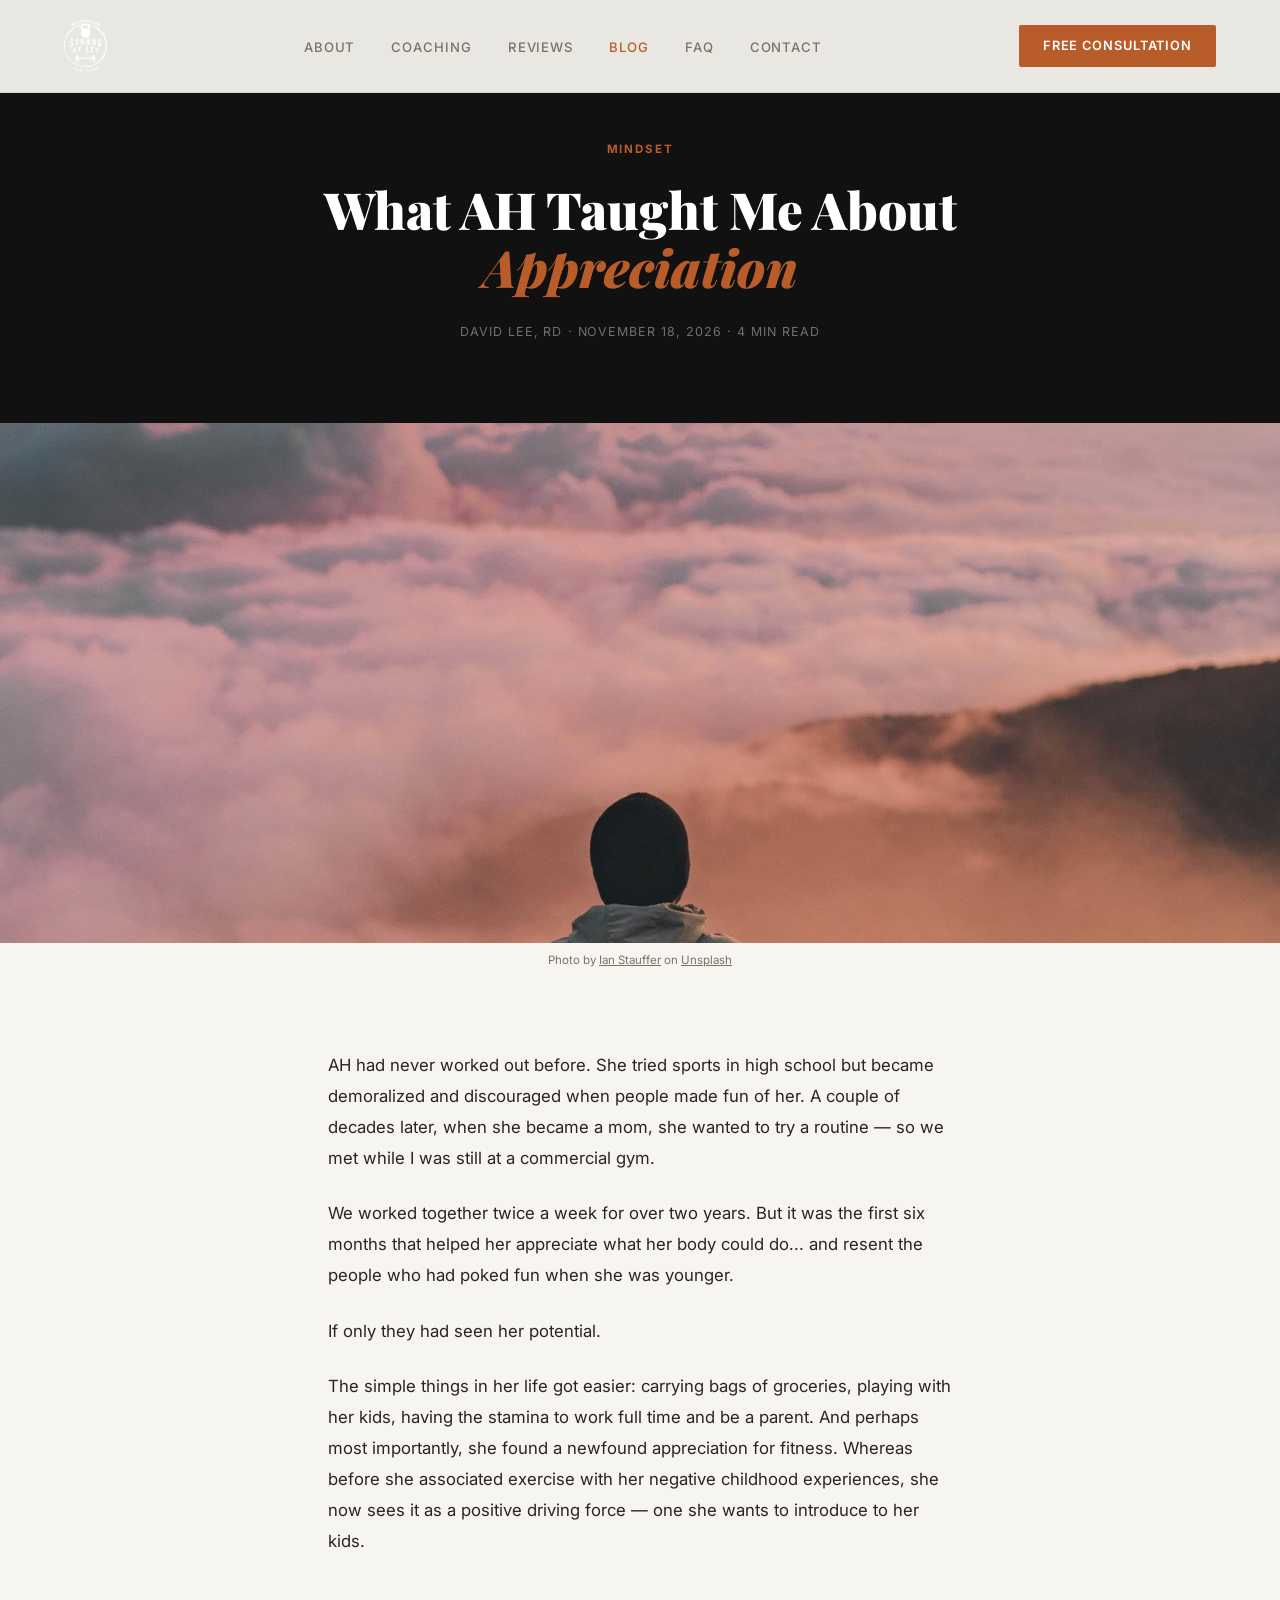
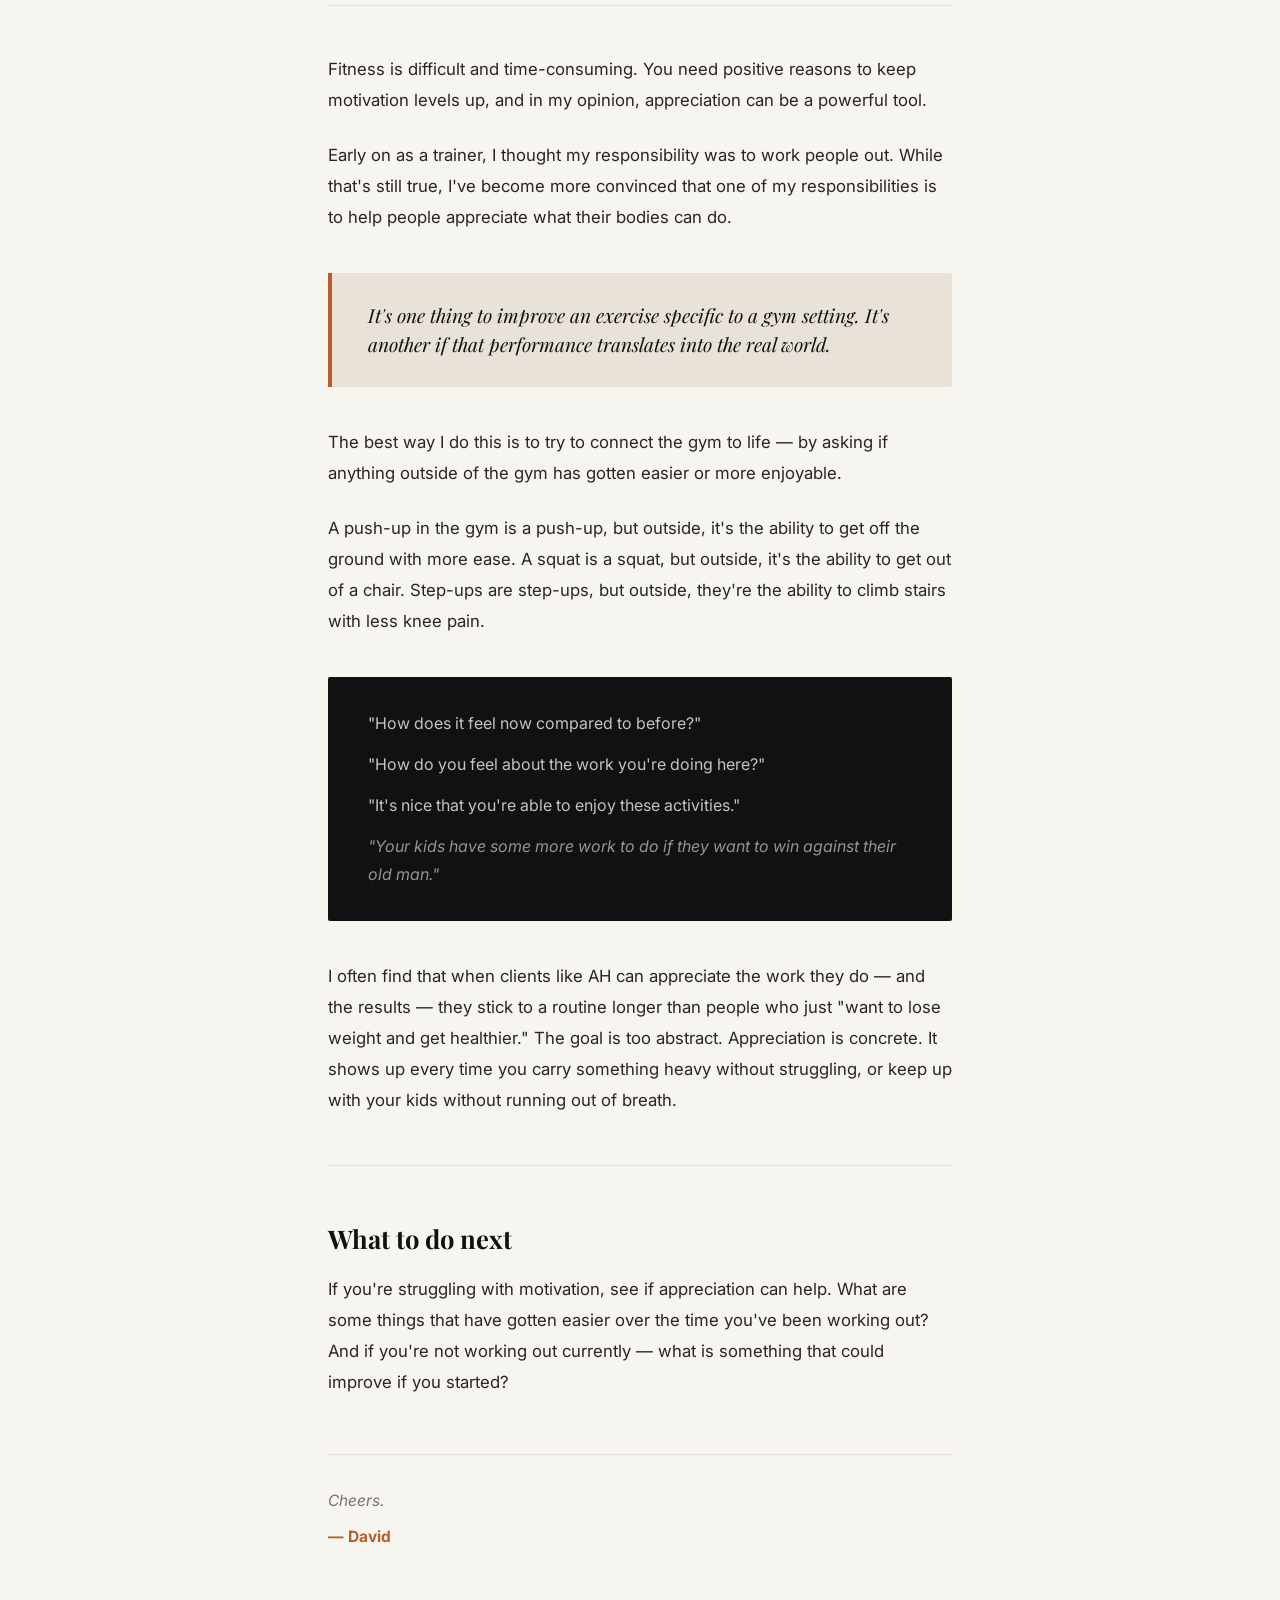
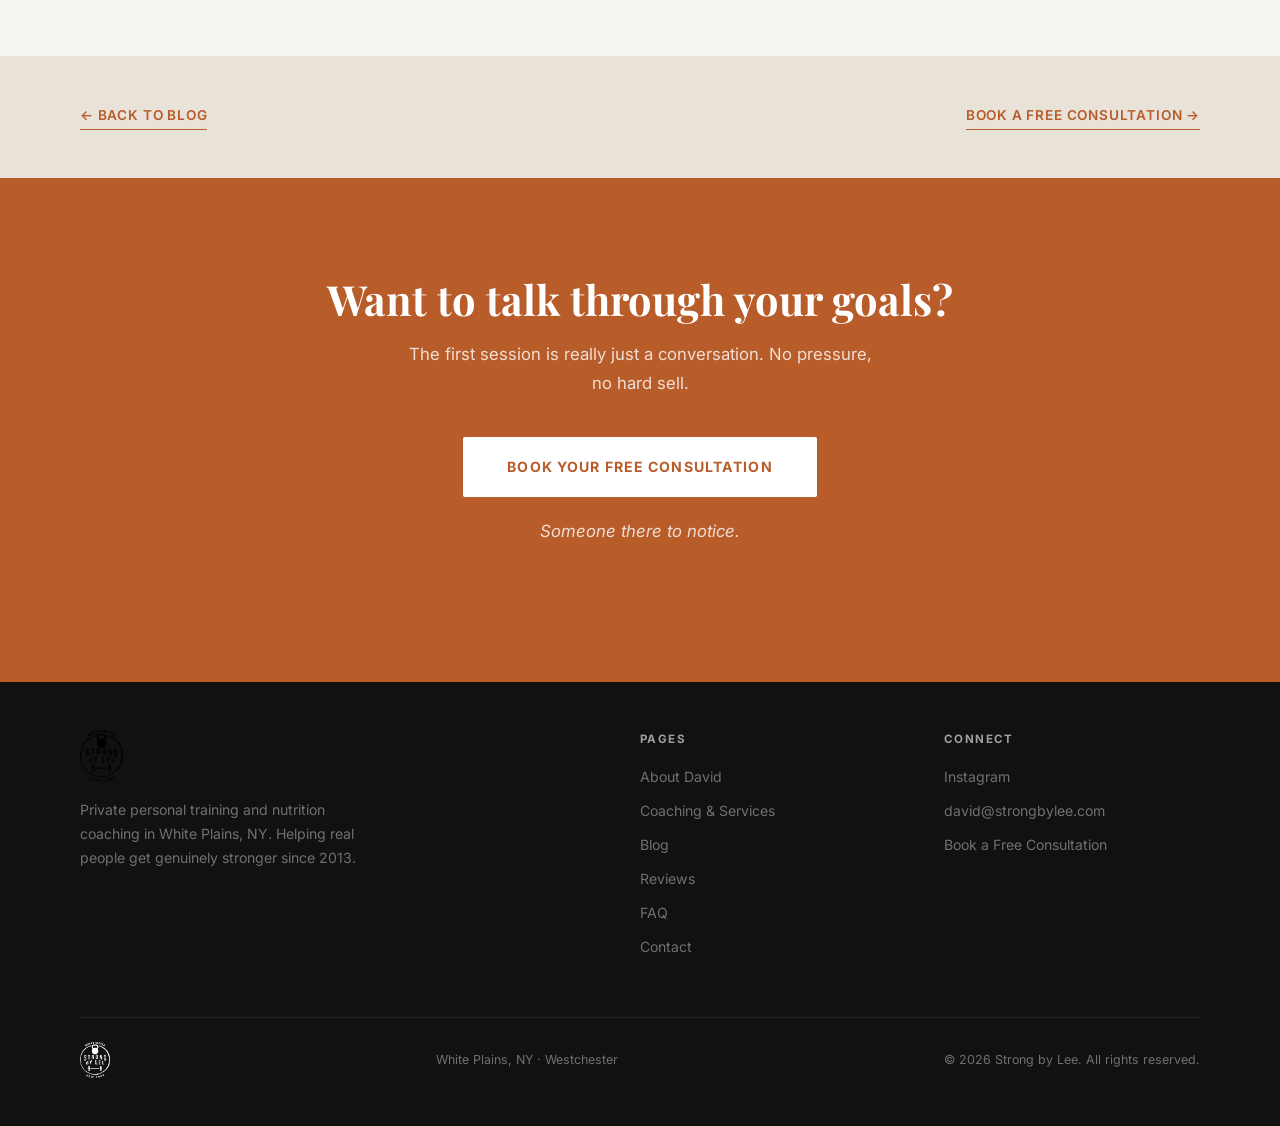
<file: blog-appreciation.html>
<!DOCTYPE html>
<html lang="en">
<head>
  <meta charset="UTF-8" />
  <meta name="viewport" content="width=device-width, initial-scale=1.0" />
  <title>What AH Taught Me About Appreciation — Strong by Lee</title>
  <meta name="description" content="AH never worked out before. Two years later, the simple things in her life got easier — and she found something she hadn't expected: a reason to keep going." />
  <meta name="robots" content="index, follow" />
  <meta name="author" content="David Lee" />
  <meta property="og:type" content="article" />
  <meta property="og:title" content="What AH Taught Me About Appreciation — Strong by Lee" />
  <meta property="og:description" content="AH never worked out before. Two years later, the simple things in her life got easier — and she found something she hadn't expected: a reason to keep going." />
  <meta property="og:image" content="https://strongbylee.com/images/blog-appreciation.jpg" />
  <meta property="og:url" content="https://strongbylee.com/blog-appreciation.html" />
  <meta property="og:site_name" content="Strong by Lee" />
  <meta name="twitter:card" content="summary_large_image" />
  <meta name="twitter:title" content="What AH Taught Me About Appreciation — Strong by Lee" />
  <meta name="twitter:description" content="AH never worked out before. Two years later, the simple things in her life got easier — and she found something she hadn't expected: a reason to keep going." />
  <meta name="twitter:image" content="https://strongbylee.com/images/blog-appreciation.jpg" />
  <link href="https://fonts.googleapis.com/css2?family=Playfair+Display:ital,wght@0,700;0,900;1,700&family=Inter:wght@300;400;500;600&display=swap" rel="stylesheet" />
  <link rel="stylesheet" href="css/style.css" />
  <style>
    .post-hero {
      background: var(--black);
      padding: 140px 80px 80px;
      text-align: center;
    }
    .post-hero .post-category {
      font-size: 0.72rem; font-weight: 700;
      letter-spacing: 0.16em; text-transform: uppercase;
      color: var(--accent); margin-bottom: 20px; display: block;
    }
    .post-hero h1 {
      font-family: 'Playfair Display', serif;
      font-size: clamp(2.2rem, 4vw, 3.4rem);
      font-weight: 900; color: #fff;
      line-height: 1.15; margin-bottom: 24px;
      max-width: 800px; margin-left: auto; margin-right: auto;
    }
    .post-hero h1 em { color: var(--accent); font-style: italic; }
    .post-meta {
      font-size: 0.78rem; color: rgba(255,255,255,0.4);
      letter-spacing: 0.08em; text-transform: uppercase;
    }
    .post-meta span + span::before { content: ' · '; }
    .post-featured-image {
      width: 100%; max-height: 520px;
      overflow: hidden; background: var(--warm);
      display: flex; align-items: center; justify-content: center;
      min-height: 320px;
    }
    .post-featured-image img { width: 100%; height: 520px; object-fit: cover; object-position: center 30%; display: block; }
    .post-body {
      max-width: 720px; margin: 0 auto;
      padding: 72px 48px 96px;
    }
    .post-body p {
      font-size: 1.05rem; line-height: 1.85;
      color: var(--text); margin-bottom: 24px;
    }
    .post-body h2 {
      font-family: 'Playfair Display', serif;
      font-size: 1.6rem; font-weight: 700;
      color: var(--black); margin-top: 56px; margin-bottom: 20px;
      line-height: 1.25;
    }
    .post-body hr {
      border: none; border-top: 1px solid var(--warm);
      margin: 48px 0;
    }
    .post-pull {
      background: var(--warm);
      border-left: 4px solid var(--accent);
      padding: 28px 36px; margin: 40px 0;
      border-radius: 0 2px 2px 0;
    }
    .post-pull p {
      font-family: 'Playfair Display', serif;
      font-style: italic; font-size: 1.2rem;
      color: var(--black); line-height: 1.5; margin: 0;
    }
    .post-dialogue {
      background: var(--black);
      padding: 32px 40px; margin: 40px 0;
      border-radius: 2px;
    }
    .post-dialogue p {
      color: rgba(255,255,255,0.75);
      font-size: 1rem; line-height: 1.8; margin-bottom: 12px;
    }
    .post-dialogue p:last-child { margin-bottom: 0; }
    .post-dialogue em { color: rgba(255,255,255,0.55); font-style: italic; }
    .post-signoff {
      margin-top: 56px; padding-top: 32px;
      border-top: 1px solid var(--warm);
    }
    .post-signoff p {
      font-size: 0.97rem; color: var(--muted);
      font-style: italic; margin-bottom: 8px;
    }
    .post-signoff strong { color: var(--accent); font-style: normal; }
    .post-nav {
      background: var(--warm); padding: 48px 80px;
      display: flex; justify-content: space-between;
      align-items: center; flex-wrap: wrap; gap: 16px;
    }
    .post-nav a {
      font-size: 0.85rem; font-weight: 600;
      letter-spacing: 0.06em; text-transform: uppercase;
      color: var(--accent); text-decoration: none;
      border-bottom: 1px solid var(--accent); padding-bottom: 2px;
    }
    @media (max-width: 900px) {
      .post-hero { padding: 120px 32px 64px; }
      .post-body { padding: 48px 32px 72px; }
      .post-dialogue { padding: 24px 24px; }
      .post-nav { padding: 48px 32px; flex-direction: column; }
    }
  </style>
</head>
<body>

  <nav>
    <a href="index.html" class="nav-logo-img"><img src="images/logo.png" alt="Strong by Lee" height="36" style="filter: invert(1) brightness(2);"></a>
    <ul class="nav-links">
      <li><a href="about.html">About</a></li>
      <li><a href="coaching.html">Coaching</a></li>
      <li><a href="reviews.html">Reviews</a></li>
      <li><a href="blog.html" class="active">Blog</a></li>
      <li><a href="faq.html">FAQ</a></li>
      <li><a href="contact.html">Contact</a></li>
    </ul>
    <a href="contact.html" class="nav-cta">Free Consultation</a>
    <div class="nav-hamburger" id="hamburger"><span></span><span></span><span></span></div>
  </nav>

  <div class="mobile-menu" id="mobileMenu">
    <span class="mobile-close" id="mobileClose">&times;</span>
    <a href="index.html">Home</a>
    <a href="about.html">About</a>
    <a href="coaching.html">Coaching</a>
    <a href="reviews.html">Reviews</a>
    <a href="blog.html" class="active">Blog</a>
    <a href="faq.html">FAQ</a>
    <a href="contact.html">Contact</a>
    <a href="contact.html" style="color: var(--accent);">Free Consultation</a>
  </div>

  <!-- POST HERO -->
  <div class="post-hero">
    <span class="post-category">Mindset</span>
    <h1>What AH Taught Me About <em>Appreciation</em></h1>
    <div class="post-meta">
      <span>David Lee, RD</span>
      <span>November 18, 2026</span>
      <span>4 min read</span>
    </div>
  </div>

  <!-- FEATURED IMAGE -->
  <div class="post-featured-image">
    <img src="images/blog-appreciation.jpg" alt="Person sitting on a mountain above the clouds at sunset">
  </div>
  <p style="text-align:center; font-size:0.72rem; color: var(--muted); padding: 8px; margin:0;">Photo by <a href="https://unsplash.com/@ianstauffer" target="_blank" style="color:var(--muted);">Ian Stauffer</a> on <a href="https://unsplash.com" target="_blank" style="color:var(--muted);">Unsplash</a></p>

  <!-- POST BODY -->
  <article class="post-body">

    <p>AH had never worked out before. She tried sports in high school but became demoralized and discouraged when people made fun of her. A couple of decades later, when she became a mom, she wanted to try a routine — so we met while I was still at a commercial gym.</p>

    <p>We worked together twice a week for over two years. But it was the first six months that helped her appreciate what her body could do... and resent the people who had poked fun when she was younger.</p>

    <p>If only they had seen her potential.</p>

    <p>The simple things in her life got easier: carrying bags of groceries, playing with her kids, having the stamina to work full time and be a parent. And perhaps most importantly, she found a newfound appreciation for fitness. Whereas before she associated exercise with her negative childhood experiences, she now sees it as a positive driving force — one she wants to introduce to her kids.</p>

    <hr/>

    <p>Fitness is difficult and time-consuming. You need positive reasons to keep motivation levels up, and in my opinion, appreciation can be a powerful tool.</p>

    <p>Early on as a trainer, I thought my responsibility was to work people out. While that's still true, I've become more convinced that one of my responsibilities is to help people appreciate what their bodies can do.</p>

    <div class="post-pull">
      <p>It's one thing to improve an exercise specific to a gym setting. It's another if that performance translates into the real world.</p>
    </div>

    <p>The best way I do this is to try to connect the gym to life — by asking if anything outside of the gym has gotten easier or more enjoyable.</p>

    <p>A push-up in the gym is a push-up, but outside, it's the ability to get off the ground with more ease. A squat is a squat, but outside, it's the ability to get out of a chair. Step-ups are step-ups, but outside, they're the ability to climb stairs with less knee pain.</p>

    <div class="post-dialogue">
      <p>"How does it feel now compared to before?"</p>
      <p>"How do you feel about the work you're doing here?"</p>
      <p>"It's nice that you're able to enjoy these activities."</p>
      <p><em>"Your kids have some more work to do if they want to win against their old man."</em></p>
    </div>

    <p>I often find that when clients like AH can appreciate the work they do — and the results — they stick to a routine longer than people who just "want to lose weight and get healthier." The goal is too abstract. Appreciation is concrete. It shows up every time you carry something heavy without struggling, or keep up with your kids without running out of breath.</p>

    <hr/>

    <h2>What to do next</h2>

    <p>If you're struggling with motivation, see if appreciation can help. What are some things that have gotten easier over the time you've been working out? And if you're not working out currently — what is something that could improve if you started?</p>

    <div class="post-signoff">
      <p>Cheers.</p>
      <p><strong>— David</strong></p>
    </div>

  </article>

  <!-- POST NAV -->
  <div class="post-nav">
    <a href="blog.html">← Back to Blog</a>
    <a href="contact.html">Book a Free Consultation →</a>
  </div>

  <!-- CTA -->
  <section class="cta-section">
    <h2>Want to talk through your goals?</h2>
    <p>The first session is really just a conversation. No pressure, no hard sell.</p>
    <a href="contact.html" class="btn-white">Book Your Free Consultation</a>
    <p class="cta-note">Someone there to notice.</p>
  </section>

  <!-- FOOTER -->
  <footer>
    <div class="footer-inner">
      <div class="footer-brand">
        <a href="index.html" class="nav-logo-img"><img src="images/logo.png" alt="Strong by Lee" height="48"></a>
        <p style="margin-top:16px;">Private personal training and nutrition coaching in White Plains, NY. Helping real people get genuinely stronger since 2013.</p>
      </div>
      <div class="footer-col">
        <h4>Pages</h4>
        <a href="about.html">About David</a>
        <a href="coaching.html">Coaching & Services</a>
        <a href="blog.html">Blog</a>
        <a href="reviews.html">Reviews</a>
        <a href="faq.html">FAQ</a>
        <a href="contact.html">Contact</a>
      </div>
      <div class="footer-col">
        <h4>Connect</h4>
        <a href="https://instagram.com/strongbylee" target="_blank">Instagram</a>
        <a href="mailto:david@strongbylee.com">david@strongbylee.com</a>
        <a href="contact.html">Book a Free Consultation</a>
      </div>
    </div>
    <div class="footer-bottom">
      <img src="images/logo.png" alt="Strong by Lee" height="36" style="filter: invert(1) brightness(2);">
      <span>White Plains, NY · Westchester</span>
      <span>© 2026 Strong by Lee. All rights reserved.</span>
    </div>
  </footer>

  <a href="#" class="back-to-top" id="backToTop" aria-label="Back to top">↑</a>

  <script>
    document.getElementById('hamburger').addEventListener('click', () => document.getElementById('mobileMenu').classList.add('open'));
    document.getElementById('mobileClose').addEventListener('click', () => document.getElementById('mobileMenu').classList.remove('open'));
    const backToTop = document.getElementById('backToTop');
    window.addEventListener('scroll', () => { backToTop.classList.toggle('visible', window.scrollY > 400); });
    backToTop.addEventListener('click', (e) => { e.preventDefault(); window.scrollTo({ top: 0, behavior: 'smooth' }); });
  </script>
</body>
</html>
</file>
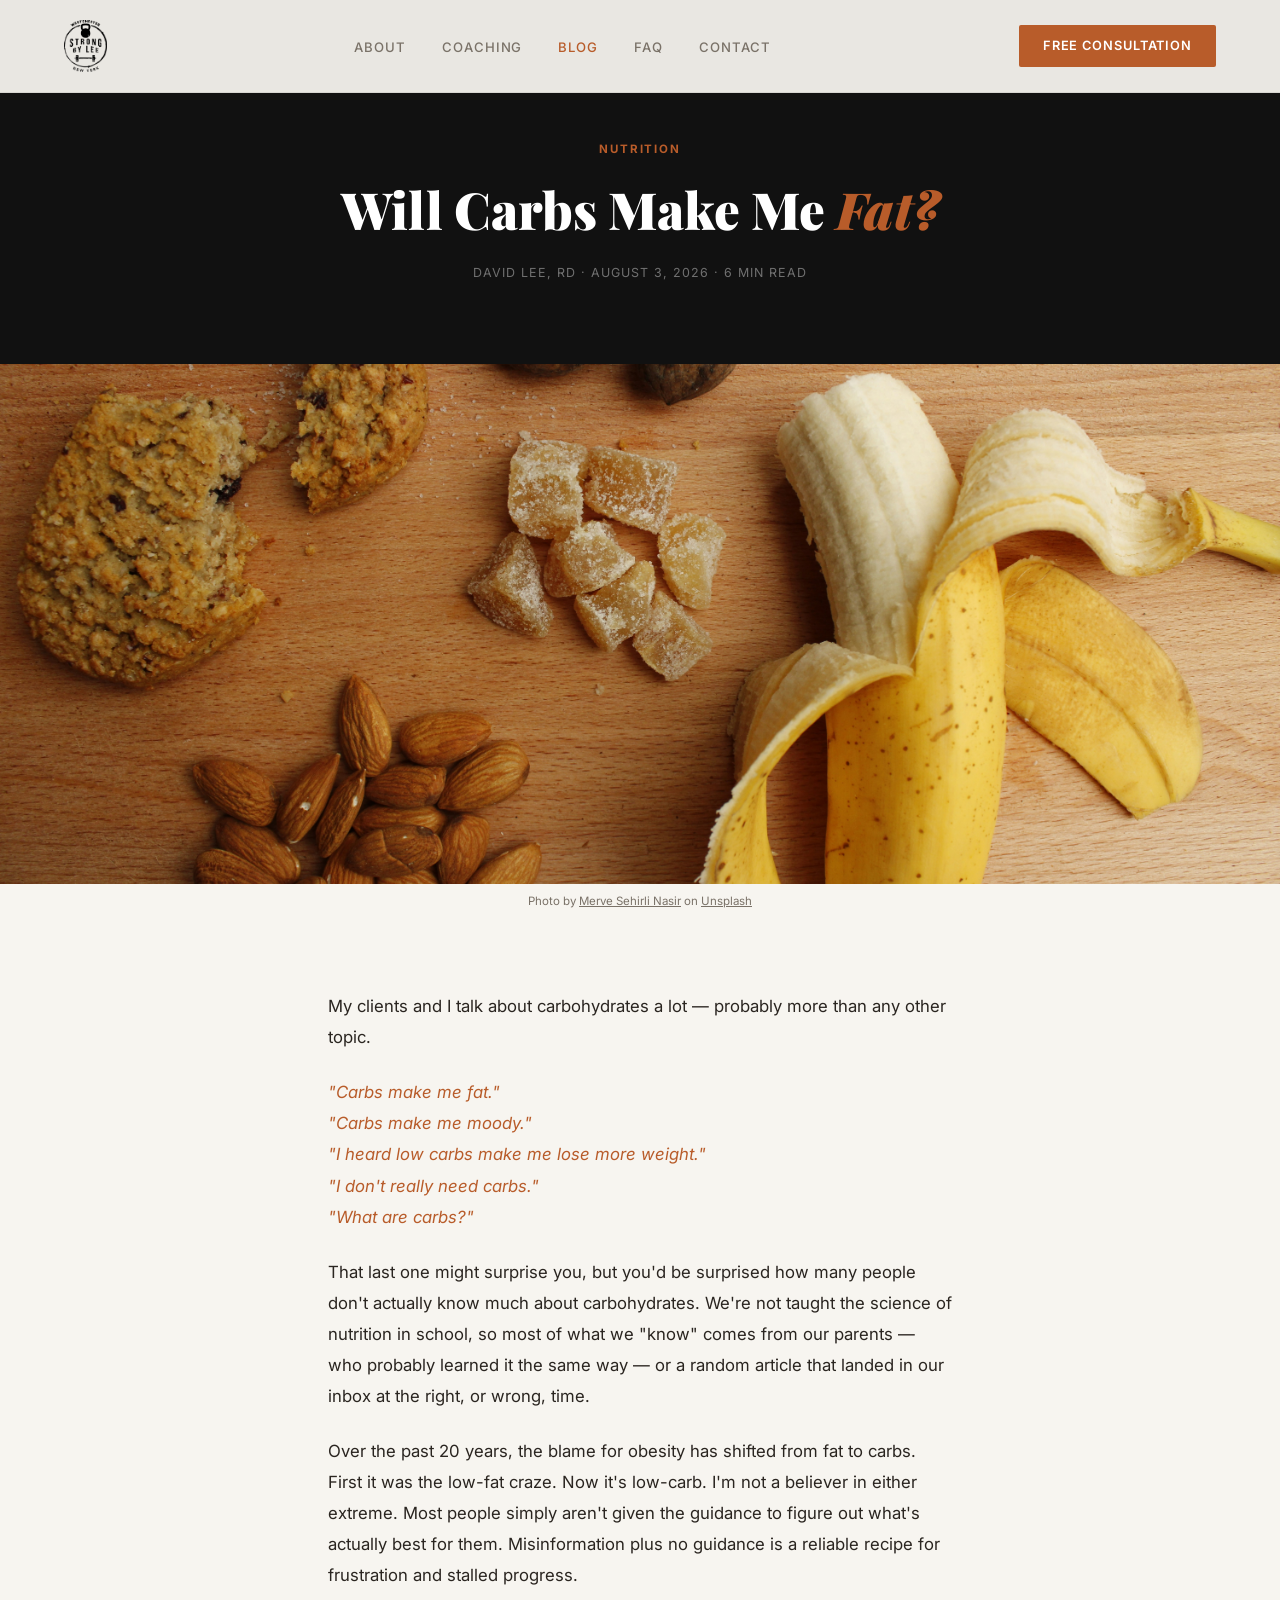
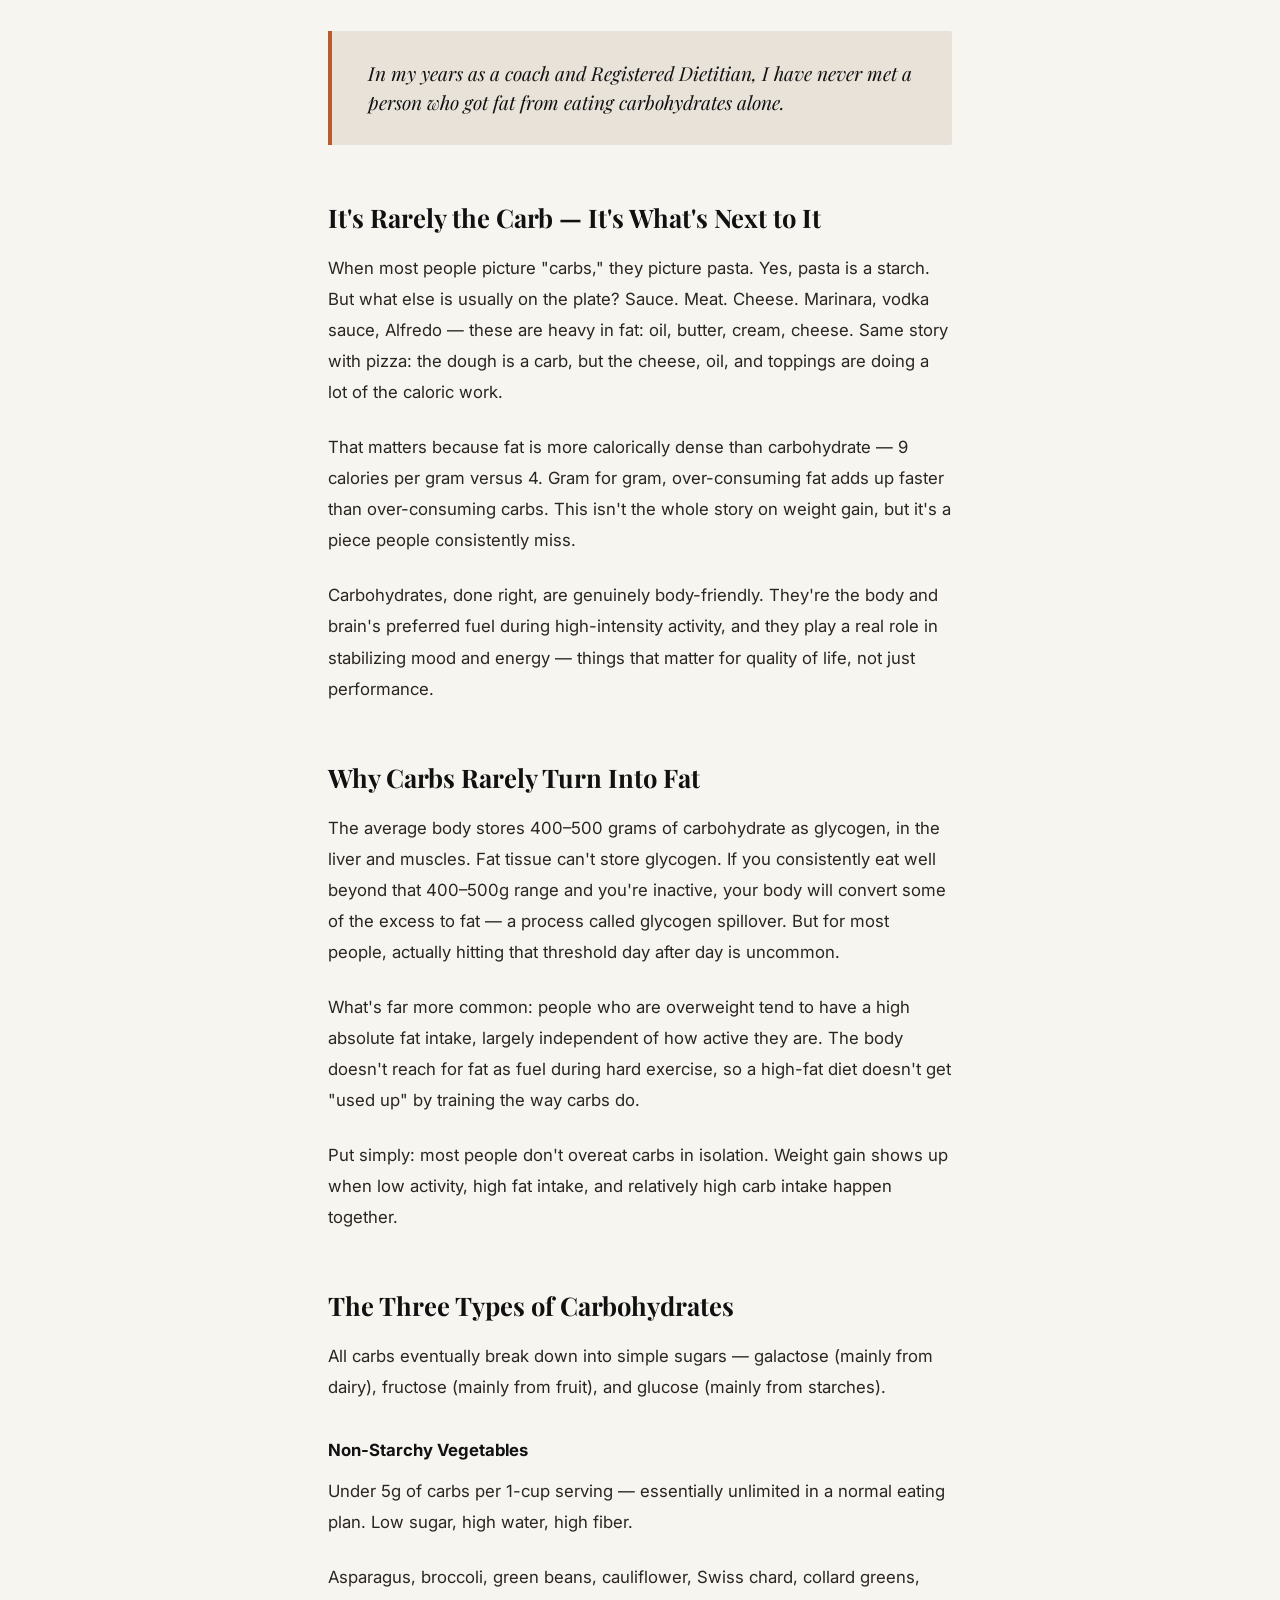
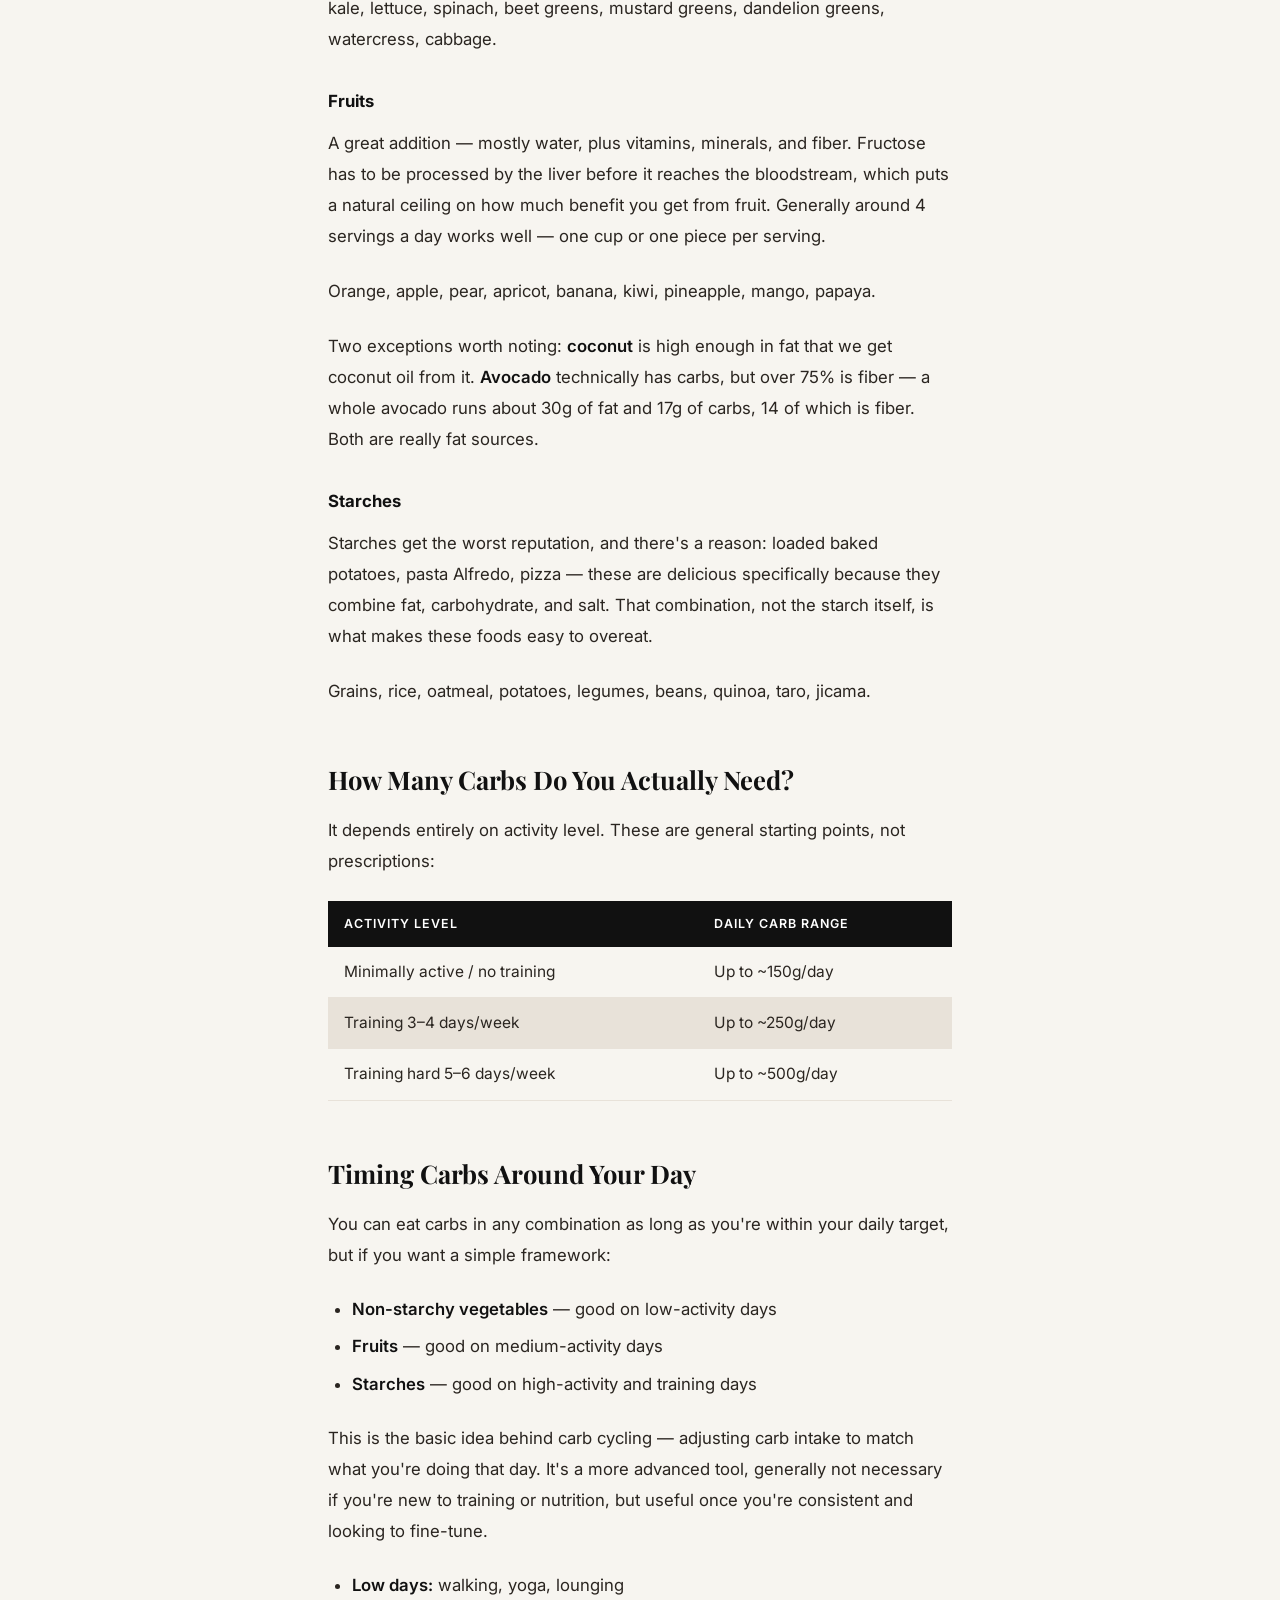
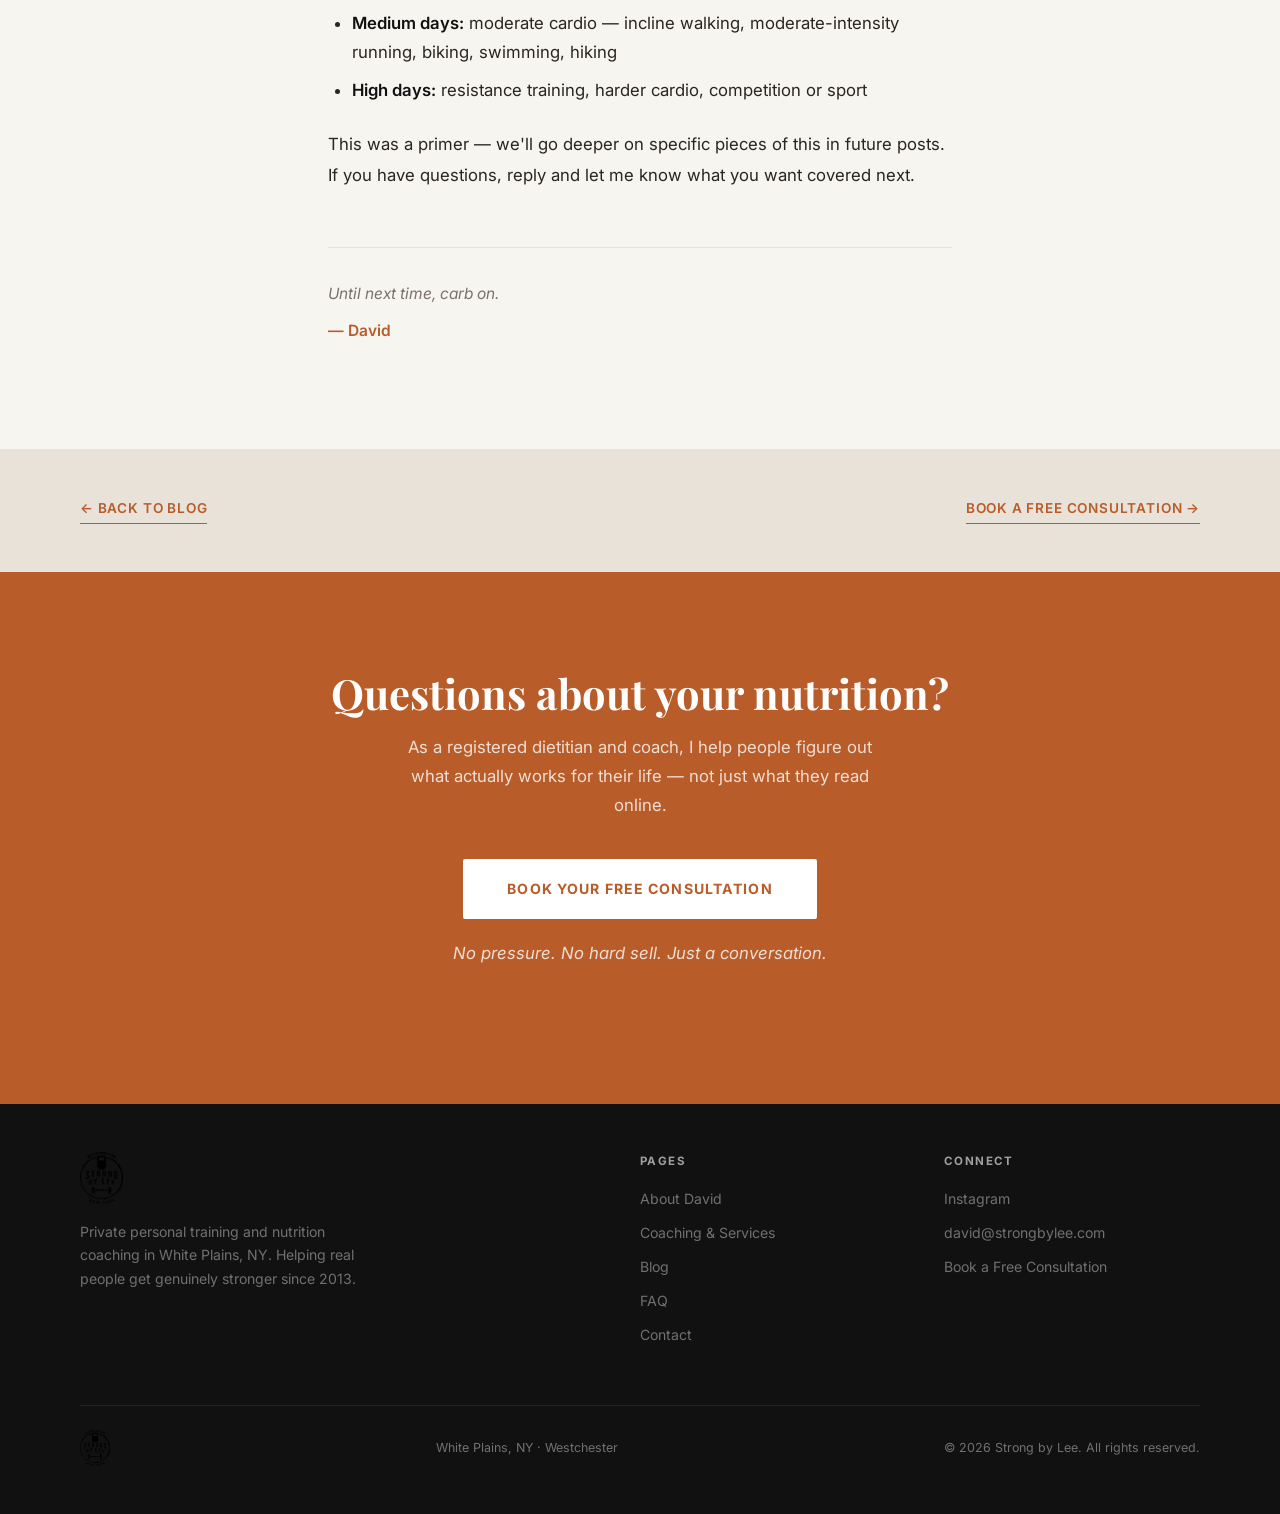
<file: blog-carbs.html>
<!DOCTYPE html>
<html lang="en">
<head>
  <meta charset="UTF-8" />
  <meta name="viewport" content="width=device-width, initial-scale=1.0" />
  <title>Will Carbs Make Me Fat? — Strong by Lee</title>
  <meta name="description" content="In over a decade as a coach and Registered Dietitian, I have never met a person who got fat from eating carbohydrates alone. Here's what's actually going on." />
  <link href="https://fonts.googleapis.com/css2?family=Playfair+Display:ital,wght@0,700;0,900;1,700&family=Inter:wght@300;400;500;600&display=swap" rel="stylesheet" />
  <link rel="stylesheet" href="css/style.css" />
  <style>
    .post-hero {
      background: var(--black);
      padding: 140px 80px 80px;
      text-align: center;
    }
    .post-hero .post-category {
      font-size: 0.72rem; font-weight: 700;
      letter-spacing: 0.16em; text-transform: uppercase;
      color: var(--accent); margin-bottom: 20px; display: block;
    }
    .post-hero h1 {
      font-family: 'Playfair Display', serif;
      font-size: clamp(2.2rem, 4vw, 3.4rem);
      font-weight: 900; color: #fff;
      line-height: 1.15; margin-bottom: 24px;
      max-width: 800px; margin-left: auto; margin-right: auto;
    }
    .post-hero h1 em { color: var(--accent); font-style: italic; }
    .post-meta {
      font-size: 0.78rem; color: rgba(255,255,255,0.4);
      letter-spacing: 0.08em; text-transform: uppercase;
    }
    .post-meta span + span::before { content: ' · '; }

    .post-featured-image {
      width: 100%; max-height: 520px;
      overflow: hidden; background: var(--warm);
      display: flex; align-items: center; justify-content: center;
      min-height: 320px;
    }
    .post-featured-image img {
      width: 100%; height: 520px; object-fit: cover; display: block;
    }
    .post-featured-image-placeholder {
      font-size: 0.78rem; color: var(--muted);
      text-align: center; letter-spacing: 0.08em;
      text-transform: uppercase; padding: 48px;
    }

    .post-body {
      max-width: 720px; margin: 0 auto;
      padding: 72px 48px 96px;
    }
    .post-body p {
      font-size: 1.05rem; line-height: 1.85;
      color: var(--text); margin-bottom: 24px;
    }
    .post-body h2 {
      font-family: 'Playfair Display', serif;
      font-size: 1.6rem; font-weight: 700;
      color: var(--black); margin-top: 56px; margin-bottom: 20px;
      line-height: 1.25;
    }
    .post-body h3 {
      font-size: 1.05rem; font-weight: 700;
      color: var(--black); margin-top: 32px; margin-bottom: 12px;
    }
    .post-body ul, .post-body ol {
      margin: 0 0 24px 24px;
      display: flex; flex-direction: column; gap: 8px;
    }
    .post-body li {
      font-size: 1.05rem; line-height: 1.75; color: var(--text);
    }
    .post-body strong { color: var(--black); font-weight: 600; }
    .post-body em { color: var(--accent); font-style: italic; }

    .post-pull {
      background: var(--warm);
      border-left: 4px solid var(--accent);
      padding: 28px 36px; margin: 40px 0;
      border-radius: 0 2px 2px 0;
    }
    .post-pull p {
      font-family: 'Playfair Display', serif;
      font-style: italic; font-size: 1.2rem;
      color: var(--black); line-height: 1.5; margin: 0;
    }

    .post-table {
      width: 100%; border-collapse: collapse;
      margin: 24px 0 32px; font-size: 0.97rem;
    }
    .post-table th {
      background: var(--black); color: #fff;
      padding: 12px 16px; text-align: left;
      font-size: 0.78rem; font-weight: 600;
      letter-spacing: 0.08em; text-transform: uppercase;
    }
    .post-table td {
      padding: 12px 16px; border-bottom: 1px solid var(--warm);
      color: var(--text); vertical-align: top;
    }
    .post-table tr:nth-child(even) td { background: var(--warm); }

    .post-signoff {
      margin-top: 56px; padding-top: 32px;
      border-top: 1px solid var(--warm);
    }
    .post-signoff p {
      font-size: 0.97rem; color: var(--muted);
      font-style: italic; margin-bottom: 8px;
    }
    .post-signoff strong { color: var(--accent); font-style: normal; }

    .post-nav {
      background: var(--warm); padding: 48px 80px;
      display: flex; justify-content: space-between; align-items: center;
      flex-wrap: wrap; gap: 16px;
    }
    .post-nav a {
      font-size: 0.85rem; font-weight: 600;
      letter-spacing: 0.06em; text-transform: uppercase;
      color: var(--accent); text-decoration: none;
      border-bottom: 1px solid var(--accent); padding-bottom: 2px;
    }

    @media (max-width: 900px) {
      .post-hero { padding: 120px 32px 64px; }
      .post-body { padding: 48px 32px 72px; }
      .post-nav { padding: 48px 32px; flex-direction: column; }
    }
  </style>
</head>
<body>

  <nav>
    <a href="index.html" class="nav-logo-img"><img src="images/logo.png" alt="Strong by Lee" height="52"></a>
    <ul class="nav-links">
      <li><a href="about.html">About</a></li>
      <li><a href="coaching.html">Coaching</a></li>
      <li><a href="blog.html" class="active">Blog</a></li>
      <li><a href="faq.html">FAQ</a></li>
      <li><a href="contact.html">Contact</a></li>
    </ul>
    <a href="contact.html" class="nav-cta">Free Consultation</a>
    <div class="nav-hamburger" id="hamburger"><span></span><span></span><span></span></div>
  </nav>

  <div class="mobile-menu" id="mobileMenu">
    <span class="mobile-close" id="mobileClose">&times;</span>
    <a href="index.html">Home</a>
    <a href="about.html">About</a>
    <a href="coaching.html">Coaching</a>
    <a href="blog.html">Blog</a>
    <a href="faq.html">FAQ</a>
    <a href="contact.html">Contact</a>
    <a href="contact.html" style="color: var(--accent);">Free Consultation</a>
  </div>

  <!-- POST HERO -->
  <div class="post-hero">
    <span class="post-category">Nutrition</span>
    <h1>Will Carbs Make Me <em>Fat?</em></h1>
    <div class="post-meta">
      <span>David Lee, RD</span>
      <span>August 3, 2026</span>
      <span>6 min read</span>
    </div>
  </div>

  <!-- FEATURED IMAGE -->
  <div class="post-featured-image">
    <img src="images/blog-carbs.jpg" alt="Carbohydrate food sources including banana, almonds, and walnuts">
  </div>
  <p style="text-align:center; font-size:0.72rem; color: var(--muted); padding: 8px; margin:0;">Photo by <a href="https://unsplash.com/@mervesehirli" target="_blank" style="color:var(--muted);">Merve Sehirli Nasir</a> on <a href="https://unsplash.com" target="_blank" style="color:var(--muted);">Unsplash</a></p>

  <!-- POST BODY -->
  <article class="post-body">

    <p>My clients and I talk about carbohydrates a lot — probably more than any other topic.</p>

    <p><em>"Carbs make me fat."</em><br/>
    <em>"Carbs make me moody."</em><br/>
    <em>"I heard low carbs make me lose more weight."</em><br/>
    <em>"I don't really need carbs."</em><br/>
    <em>"What are carbs?"</em></p>

    <p>That last one might surprise you, but you'd be surprised how many people don't actually know much about carbohydrates. We're not taught the science of nutrition in school, so most of what we "know" comes from our parents — who probably learned it the same way — or a random article that landed in our inbox at the right, or wrong, time.</p>

    <p>Over the past 20 years, the blame for obesity has shifted from fat to carbs. First it was the low-fat craze. Now it's low-carb. I'm not a believer in either extreme. Most people simply aren't given the guidance to figure out what's actually best for them. Misinformation plus no guidance is a reliable recipe for frustration and stalled progress.</p>

    <div class="post-pull">
      <p>In my years as a coach and Registered Dietitian, I have never met a person who got fat from eating carbohydrates alone.</p>
    </div>

    <h2>It's Rarely the Carb — It's What's Next to It</h2>

    <p>When most people picture "carbs," they picture pasta. Yes, pasta is a starch. But what else is usually on the plate? Sauce. Meat. Cheese. Marinara, vodka sauce, Alfredo — these are heavy in fat: oil, butter, cream, cheese. Same story with pizza: the dough is a carb, but the cheese, oil, and toppings are doing a lot of the caloric work.</p>

    <p>That matters because fat is more calorically dense than carbohydrate — 9 calories per gram versus 4. Gram for gram, over-consuming fat adds up faster than over-consuming carbs. This isn't the whole story on weight gain, but it's a piece people consistently miss.</p>

    <p>Carbohydrates, done right, are genuinely body-friendly. They're the body and brain's preferred fuel during high-intensity activity, and they play a real role in stabilizing mood and energy — things that matter for quality of life, not just performance.</p>

    <h2>Why Carbs Rarely Turn Into Fat</h2>

    <p>The average body stores 400–500 grams of carbohydrate as glycogen, in the liver and muscles. Fat tissue can't store glycogen. If you consistently eat well beyond that 400–500g range and you're inactive, your body will convert some of the excess to fat — a process called glycogen spillover. But for most people, actually hitting that threshold day after day is uncommon.</p>

    <p>What's far more common: people who are overweight tend to have a high absolute fat intake, largely independent of how active they are. The body doesn't reach for fat as fuel during hard exercise, so a high-fat diet doesn't get "used up" by training the way carbs do.</p>

    <p>Put simply: most people don't overeat carbs in isolation. Weight gain shows up when low activity, high fat intake, and relatively high carb intake happen together.</p>

    <h2>The Three Types of Carbohydrates</h2>

    <p>All carbs eventually break down into simple sugars — galactose (mainly from dairy), fructose (mainly from fruit), and glucose (mainly from starches).</p>

    <h3>Non-Starchy Vegetables</h3>
    <p>Under 5g of carbs per 1-cup serving — essentially unlimited in a normal eating plan. Low sugar, high water, high fiber.</p>
    <p>Asparagus, broccoli, green beans, cauliflower, Swiss chard, collard greens, kale, lettuce, spinach, beet greens, mustard greens, dandelion greens, watercress, cabbage.</p>

    <h3>Fruits</h3>
    <p>A great addition — mostly water, plus vitamins, minerals, and fiber. Fructose has to be processed by the liver before it reaches the bloodstream, which puts a natural ceiling on how much benefit you get from fruit. Generally around 4 servings a day works well — one cup or one piece per serving.</p>
    <p>Orange, apple, pear, apricot, banana, kiwi, pineapple, mango, papaya.</p>
    <p>Two exceptions worth noting: <strong>coconut</strong> is high enough in fat that we get coconut oil from it. <strong>Avocado</strong> technically has carbs, but over 75% is fiber — a whole avocado runs about 30g of fat and 17g of carbs, 14 of which is fiber. Both are really fat sources.</p>

    <h3>Starches</h3>
    <p>Starches get the worst reputation, and there's a reason: loaded baked potatoes, pasta Alfredo, pizza — these are delicious specifically because they combine fat, carbohydrate, and salt. That combination, not the starch itself, is what makes these foods easy to overeat.</p>
    <p>Grains, rice, oatmeal, potatoes, legumes, beans, quinoa, taro, jicama.</p>

    <h2>How Many Carbs Do You Actually Need?</h2>

    <p>It depends entirely on activity level. These are general starting points, not prescriptions:</p>

    <table class="post-table">
      <thead>
        <tr>
          <th>Activity Level</th>
          <th>Daily Carb Range</th>
        </tr>
      </thead>
      <tbody>
        <tr>
          <td>Minimally active / no training</td>
          <td>Up to ~150g/day</td>
        </tr>
        <tr>
          <td>Training 3–4 days/week</td>
          <td>Up to ~250g/day</td>
        </tr>
        <tr>
          <td>Training hard 5–6 days/week</td>
          <td>Up to ~500g/day</td>
        </tr>
      </tbody>
    </table>

    <h2>Timing Carbs Around Your Day</h2>

    <p>You can eat carbs in any combination as long as you're within your daily target, but if you want a simple framework:</p>

    <ul>
      <li><strong>Non-starchy vegetables</strong> — good on low-activity days</li>
      <li><strong>Fruits</strong> — good on medium-activity days</li>
      <li><strong>Starches</strong> — good on high-activity and training days</li>
    </ul>

    <p>This is the basic idea behind carb cycling — adjusting carb intake to match what you're doing that day. It's a more advanced tool, generally not necessary if you're new to training or nutrition, but useful once you're consistent and looking to fine-tune.</p>

    <ul>
      <li><strong>Low days:</strong> walking, yoga, lounging</li>
      <li><strong>Medium days:</strong> moderate cardio — incline walking, moderate-intensity running, biking, swimming, hiking</li>
      <li><strong>High days:</strong> resistance training, harder cardio, competition or sport</li>
    </ul>

    <p>This was a primer — we'll go deeper on specific pieces of this in future posts. If you have questions, reply and let me know what you want covered next.</p>

    <div class="post-signoff">
      <p>Until next time, carb on.</p>
      <p><strong>— David</strong></p>
    </div>

  </article>

  <!-- POST NAV -->
  <div class="post-nav">
    <a href="blog.html">← Back to Blog</a>
    <a href="contact.html">Book a Free Consultation →</a>
  </div>

  <!-- CTA -->
  <section class="cta-section">
    <h2>Questions about your nutrition?</h2>
    <p>As a registered dietitian and coach, I help people figure out what actually works for their life — not just what they read online.</p>
    <a href="contact.html" class="btn-white">Book Your Free Consultation</a>
    <p class="cta-note">No pressure. No hard sell. Just a conversation.</p>
  </section>

  <!-- FOOTER -->
  <footer>
    <div class="footer-inner">
      <div class="footer-brand">
        <a href="index.html" class="nav-logo-img"><img src="images/logo.png" alt="Strong by Lee" height="48"></a>
        <p style="margin-top:16px;">Private personal training and nutrition coaching in White Plains, NY. Helping real people get genuinely stronger since 2013.</p>
      </div>
      <div class="footer-col">
        <h4>Pages</h4>
        <a href="about.html">About David</a>
        <a href="coaching.html">Coaching & Services</a>
        <a href="blog.html">Blog</a>
        <a href="faq.html">FAQ</a>
        <a href="contact.html">Contact</a>
      </div>
      <div class="footer-col">
        <h4>Connect</h4>
        <a href="https://instagram.com/strongbylee" target="_blank">Instagram</a>
        <a href="mailto:david@strongbylee.com">david@strongbylee.com</a>
        <a href="contact.html">Book a Free Consultation</a>
      </div>
    </div>
    <div class="footer-bottom">
      <img src="images/logo.png" alt="Strong by Lee" height="36">
      <span>White Plains, NY · Westchester</span>
      <span>© 2026 Strong by Lee. All rights reserved.</span>
    </div>
  </footer>

  <a href="#" class="back-to-top" id="backToTop" aria-label="Back to top">↑</a>

  <script>
    document.getElementById('hamburger').addEventListener('click', () => document.getElementById('mobileMenu').classList.add('open'));
    document.getElementById('mobileClose').addEventListener('click', () => document.getElementById('mobileMenu').classList.remove('open'));
    const backToTop = document.getElementById('backToTop');
    window.addEventListener('scroll', () => { backToTop.classList.toggle('visible', window.scrollY > 400); });
    backToTop.addEventListener('click', (e) => { e.preventDefault(); window.scrollTo({ top: 0, behavior: 'smooth' }); });
  </script>
</body>
</html>
</file>
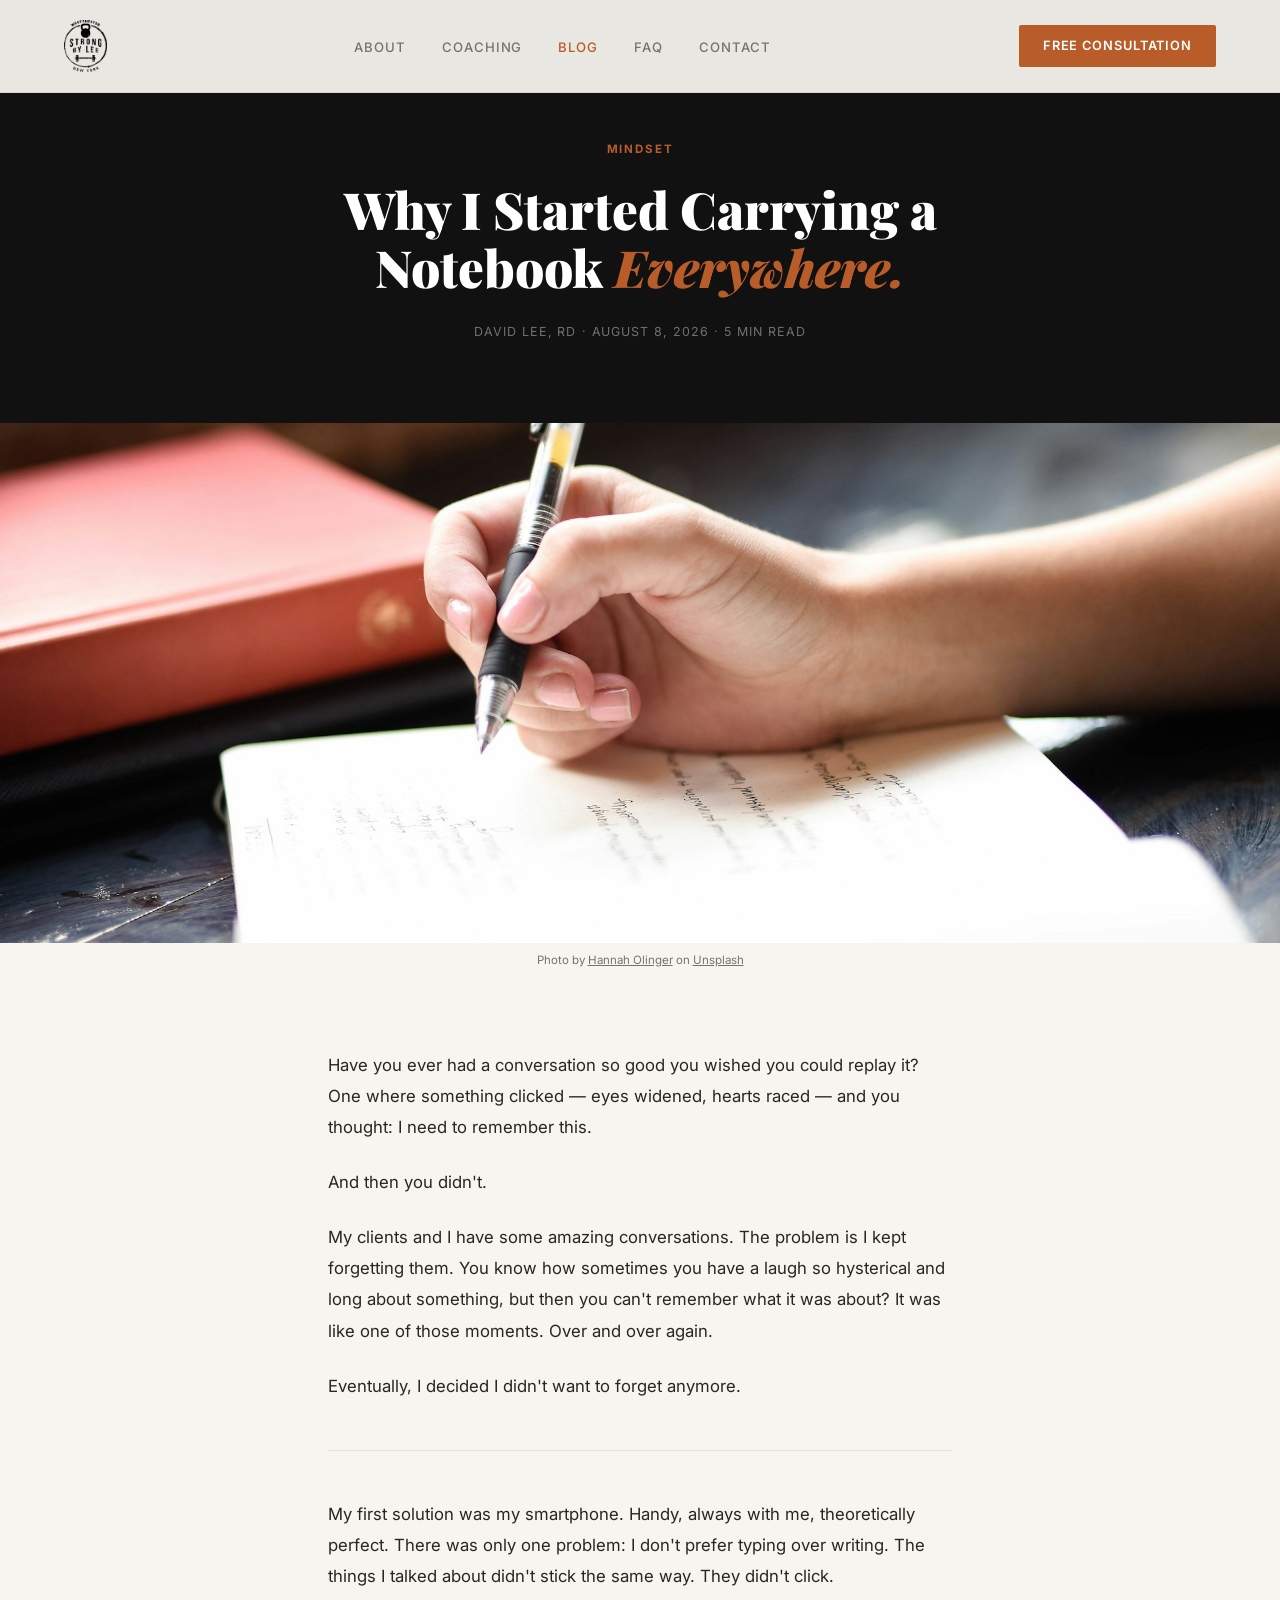
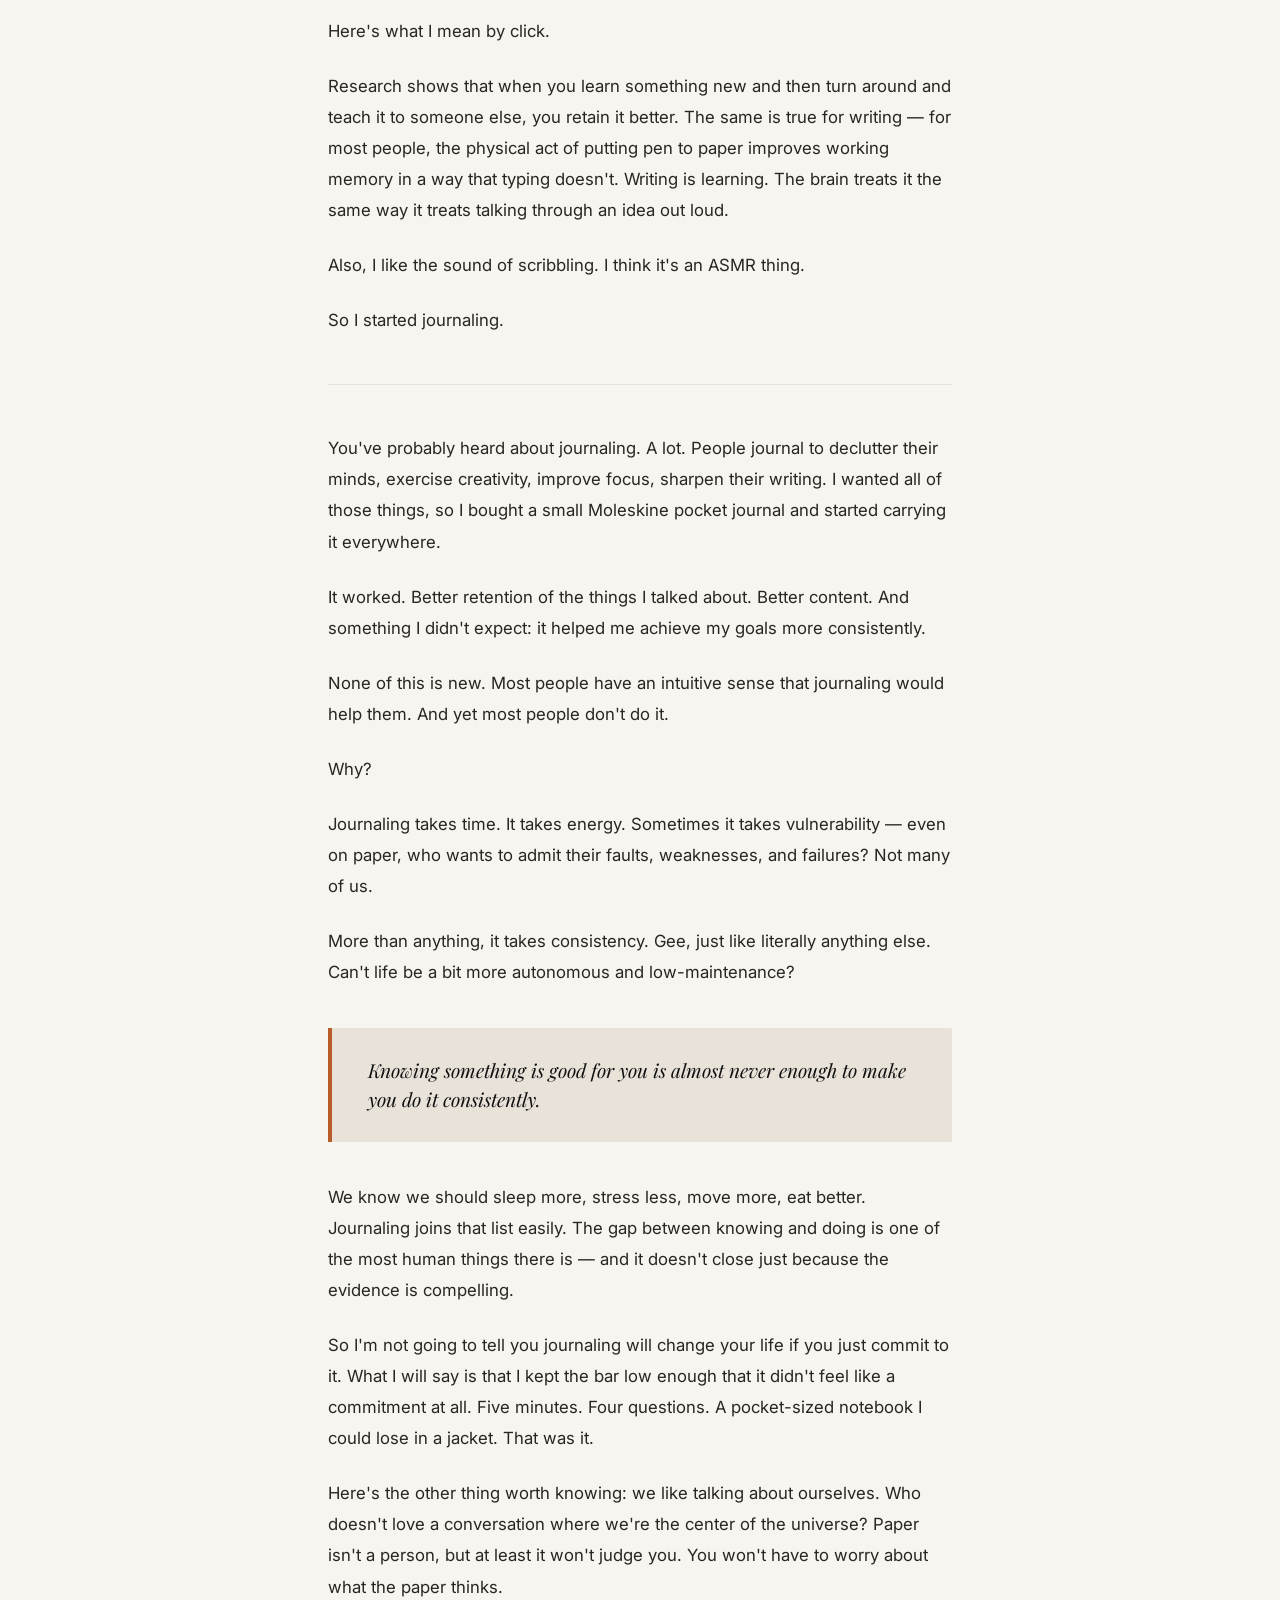
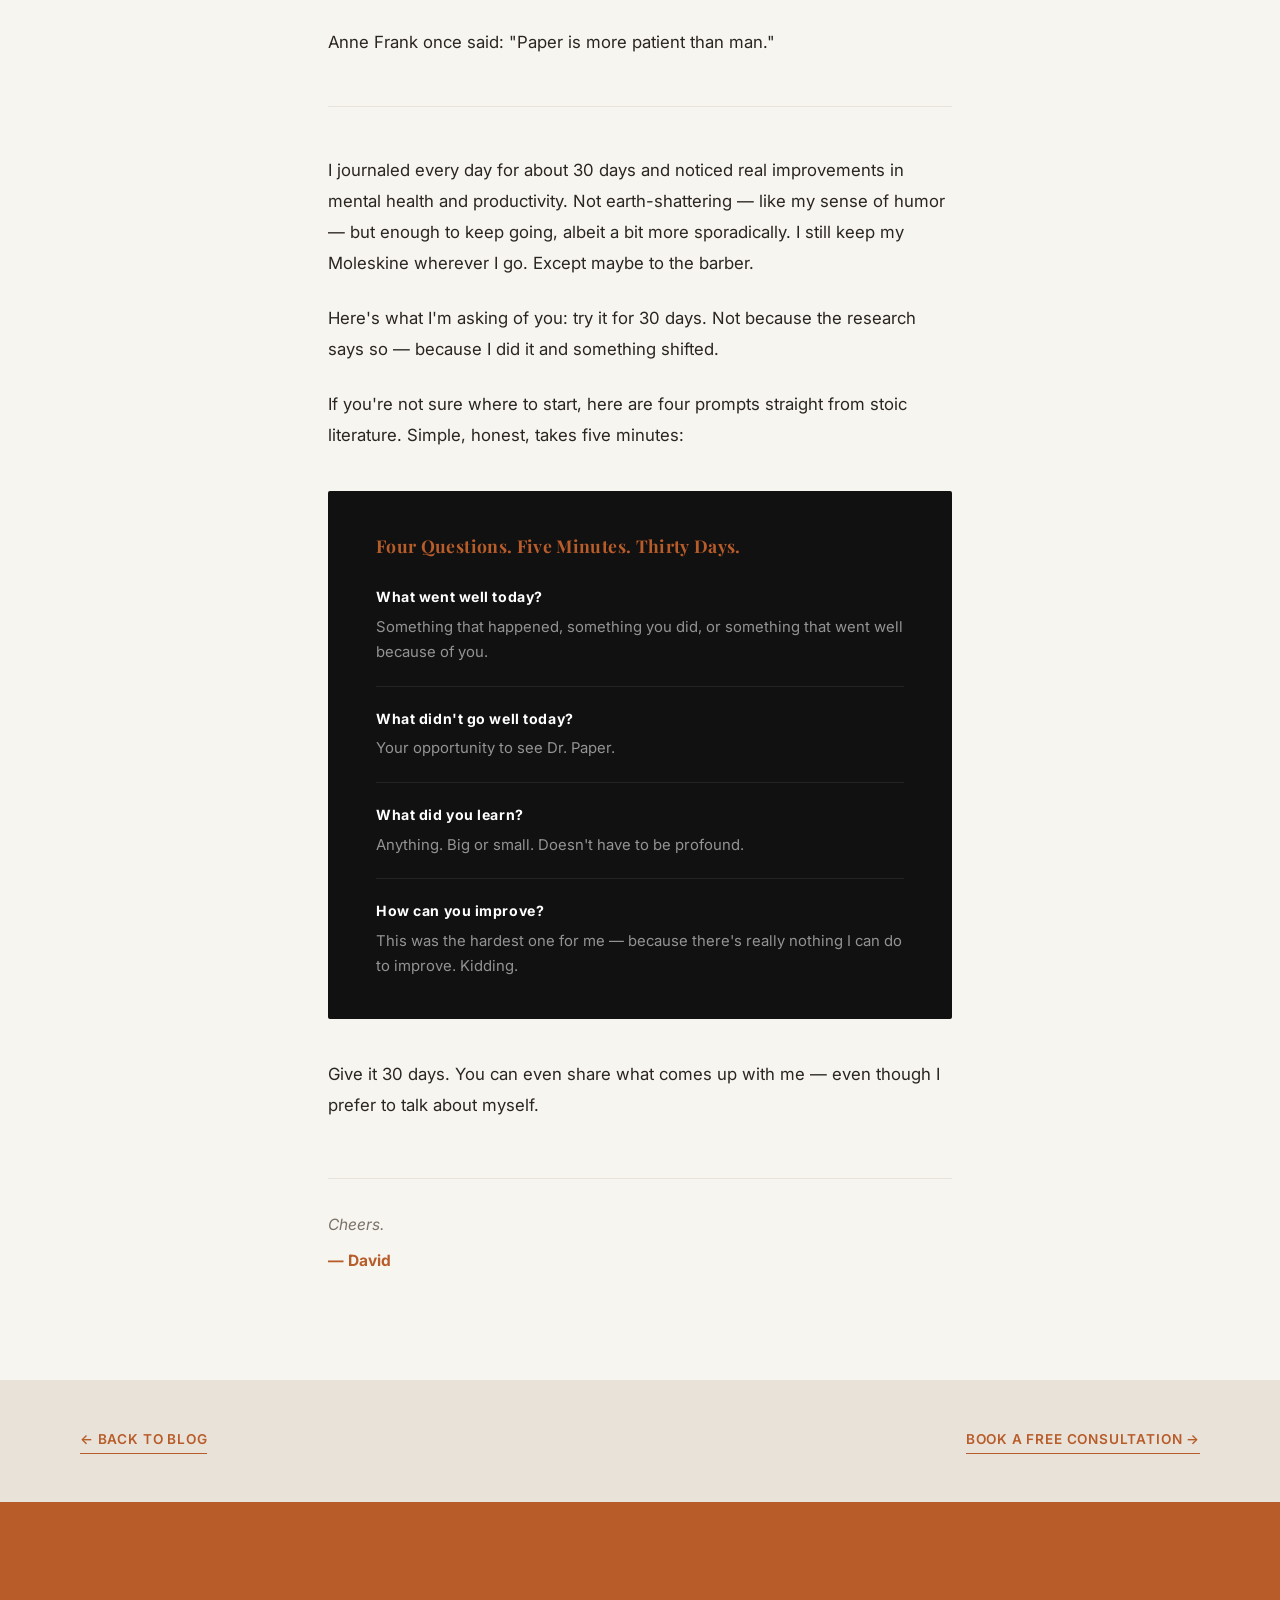
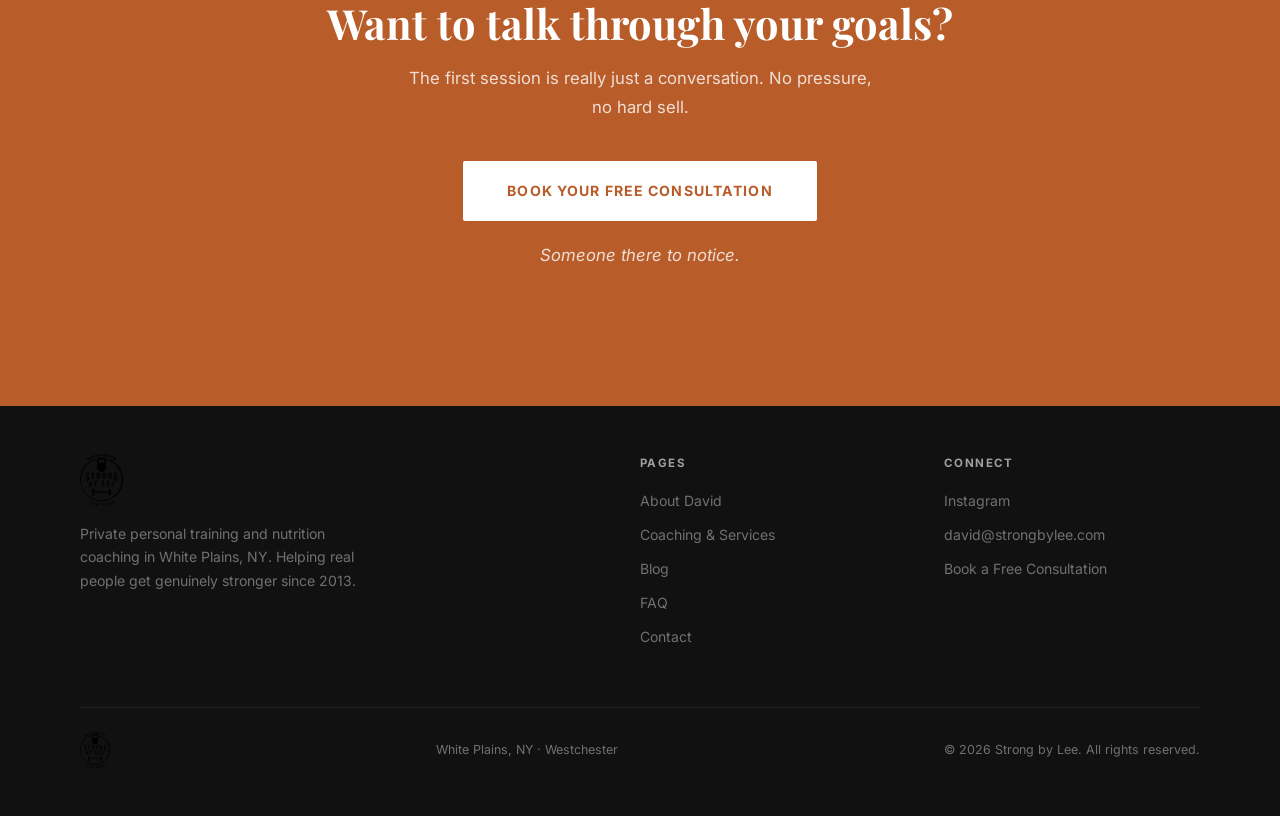
<file: blog-journaling.html>
<!DOCTYPE html>
<html lang="en">
<head>
  <meta charset="UTF-8" />
  <meta name="viewport" content="width=device-width, initial-scale=1.0" />
  <title>Why I Started Carrying a Notebook Everywhere — Strong by Lee</title>
  <meta name="description" content="Journaling takes time, energy, and consistency. Knowing it's good for you is almost never enough to make you do it. Here's what actually worked." />
  <link href="https://fonts.googleapis.com/css2?family=Playfair+Display:ital,wght@0,700;0,900;1,700&family=Inter:wght@300;400;500;600&display=swap" rel="stylesheet" />
  <link rel="stylesheet" href="css/style.css" />
  <style>
    .post-hero {
      background: var(--black);
      padding: 140px 80px 80px;
      text-align: center;
    }
    .post-hero .post-category {
      font-size: 0.72rem; font-weight: 700;
      letter-spacing: 0.16em; text-transform: uppercase;
      color: var(--accent); margin-bottom: 20px; display: block;
    }
    .post-hero h1 {
      font-family: 'Playfair Display', serif;
      font-size: clamp(2.2rem, 4vw, 3.4rem);
      font-weight: 900; color: #fff;
      line-height: 1.15; margin-bottom: 24px;
      max-width: 800px; margin-left: auto; margin-right: auto;
    }
    .post-hero h1 em { color: var(--accent); font-style: italic; }
    .post-meta {
      font-size: 0.78rem; color: rgba(255,255,255,0.4);
      letter-spacing: 0.08em; text-transform: uppercase;
    }
    .post-meta span + span::before { content: ' · '; }
    .post-featured-image {
      width: 100%; max-height: 520px;
      overflow: hidden; background: var(--warm);
      display: flex; align-items: center; justify-content: center;
      min-height: 320px;
    }
    .post-featured-image img { width: 100%; height: 520px; object-fit: cover; display: block; }
    .post-featured-image-placeholder {
      font-size: 0.78rem; color: var(--muted);
      text-align: center; letter-spacing: 0.08em;
      text-transform: uppercase; padding: 48px;
    }
    .post-body {
      max-width: 720px; margin: 0 auto;
      padding: 72px 48px 96px;
    }
    .post-body p {
      font-size: 1.05rem; line-height: 1.85;
      color: var(--text); margin-bottom: 24px;
    }
    .post-body h2 {
      font-family: 'Playfair Display', serif;
      font-size: 1.6rem; font-weight: 700;
      color: var(--black); margin-top: 56px; margin-bottom: 20px;
      line-height: 1.25;
    }
    .post-body hr {
      border: none; border-top: 1px solid var(--warm);
      margin: 48px 0;
    }
    .post-pull {
      background: var(--warm);
      border-left: 4px solid var(--accent);
      padding: 28px 36px; margin: 40px 0;
      border-radius: 0 2px 2px 0;
    }
    .post-pull p {
      font-family: 'Playfair Display', serif;
      font-style: italic; font-size: 1.2rem;
      color: var(--black); line-height: 1.5; margin: 0;
    }
    .post-prompts {
      background: var(--black);
      padding: 40px 48px; margin: 40px 0;
      border-radius: 2px;
    }
    .post-prompts h3 {
      font-family: 'Playfair Display', serif;
      font-size: 1.1rem; font-weight: 700;
      color: var(--accent); margin-bottom: 24px;
      letter-spacing: 0.02em;
    }
    .post-prompt {
      margin-bottom: 20px; padding-bottom: 20px;
      border-bottom: 1px solid rgba(255,255,255,0.08);
    }
    .post-prompt:last-child { margin-bottom: 0; padding-bottom: 0; border-bottom: none; }
    .post-prompt strong {
      display: block; font-size: 0.88rem; font-weight: 700;
      letter-spacing: 0.04em; color: #fff; margin-bottom: 6px;
    }
    .post-prompt p {
      font-size: 0.93rem; color: rgba(255,255,255,0.55);
      line-height: 1.7; margin: 0;
    }
    .post-signoff {
      margin-top: 56px; padding-top: 32px;
      border-top: 1px solid var(--warm);
    }
    .post-signoff p {
      font-size: 0.97rem; color: var(--muted);
      font-style: italic; margin-bottom: 8px;
    }
    .post-signoff strong { color: var(--accent); font-style: normal; }
    .post-nav {
      background: var(--warm); padding: 48px 80px;
      display: flex; justify-content: space-between;
      align-items: center; flex-wrap: wrap; gap: 16px;
    }
    .post-nav a {
      font-size: 0.85rem; font-weight: 600;
      letter-spacing: 0.06em; text-transform: uppercase;
      color: var(--accent); text-decoration: none;
      border-bottom: 1px solid var(--accent); padding-bottom: 2px;
    }
    @media (max-width: 900px) {
      .post-hero { padding: 120px 32px 64px; }
      .post-body { padding: 48px 32px 72px; }
      .post-prompts { padding: 32px 24px; }
      .post-nav { padding: 48px 32px; flex-direction: column; }
    }
  </style>
</head>
<body>

  <nav>
    <a href="index.html" class="nav-logo-img"><img src="images/logo.png" alt="Strong by Lee" height="52"></a>
    <ul class="nav-links">
      <li><a href="about.html">About</a></li>
      <li><a href="coaching.html">Coaching</a></li>
      <li><a href="blog.html" class="active">Blog</a></li>
      <li><a href="faq.html">FAQ</a></li>
      <li><a href="contact.html">Contact</a></li>
    </ul>
    <a href="contact.html" class="nav-cta">Free Consultation</a>
    <div class="nav-hamburger" id="hamburger"><span></span><span></span><span></span></div>
  </nav>

  <div class="mobile-menu" id="mobileMenu">
    <span class="mobile-close" id="mobileClose">&times;</span>
    <a href="index.html">Home</a>
    <a href="about.html">About</a>
    <a href="coaching.html">Coaching</a>
    <a href="blog.html">Blog</a>
    <a href="faq.html">FAQ</a>
    <a href="contact.html">Contact</a>
    <a href="contact.html" style="color: var(--accent);">Free Consultation</a>
  </div>

  <!-- POST HERO -->
  <div class="post-hero">
    <span class="post-category">Mindset</span>
    <h1>Why I Started Carrying a Notebook <em>Everywhere.</em></h1>
    <div class="post-meta">
      <span>David Lee, RD</span>
      <span>August 8, 2026</span>
      <span>5 min read</span>
    </div>
  </div>

  <!-- FEATURED IMAGE -->
  <div class="post-featured-image">
    <img src="images/blog-journal.jpg" alt="Person writing in a journal">
  </div>
  <p style="text-align:center; font-size:0.72rem; color: var(--muted); padding: 8px; margin:0;">Photo by <a href="https://unsplash.com/@hannaholinger" target="_blank" style="color:var(--muted);">Hannah Olinger</a> on <a href="https://unsplash.com" target="_blank" style="color:var(--muted);">Unsplash</a></p>

  <!-- POST BODY -->
  <article class="post-body">

    <p>Have you ever had a conversation so good you wished you could replay it? One where something clicked — eyes widened, hearts raced — and you thought: I need to remember this.</p>

    <p>And then you didn't.</p>

    <p>My clients and I have some amazing conversations. The problem is I kept forgetting them. You know how sometimes you have a laugh so hysterical and long about something, but then you can't remember what it was about? It was like one of those moments. Over and over again.</p>

    <p>Eventually, I decided I didn't want to forget anymore.</p>

    <hr/>

    <p>My first solution was my smartphone. Handy, always with me, theoretically perfect. There was only one problem: I don't prefer typing over writing. The things I talked about didn't stick the same way. They didn't click.</p>

    <p>Here's what I mean by click.</p>

    <p>Research shows that when you learn something new and then turn around and teach it to someone else, you retain it better. The same is true for writing — for most people, the physical act of putting pen to paper improves working memory in a way that typing doesn't. Writing is learning. The brain treats it the same way it treats talking through an idea out loud.</p>

    <p>Also, I like the sound of scribbling. I think it's an ASMR thing.</p>

    <p>So I started journaling.</p>

    <hr/>

    <p>You've probably heard about journaling. A lot. People journal to declutter their minds, exercise creativity, improve focus, sharpen their writing. I wanted all of those things, so I bought a small Moleskine pocket journal and started carrying it everywhere.</p>

    <p>It worked. Better retention of the things I talked about. Better content. And something I didn't expect: it helped me achieve my goals more consistently.</p>

    <p>None of this is new. Most people have an intuitive sense that journaling would help them. And yet most people don't do it.</p>

    <p>Why?</p>

    <p>Journaling takes time. It takes energy. Sometimes it takes vulnerability — even on paper, who wants to admit their faults, weaknesses, and failures? Not many of us.</p>

    <p>More than anything, it takes consistency. Gee, just like literally anything else. Can't life be a bit more autonomous and low-maintenance?</p>

    <div class="post-pull">
      <p>Knowing something is good for you is almost never enough to make you do it consistently.</p>
    </div>

    <p>We know we should sleep more, stress less, move more, eat better. Journaling joins that list easily. The gap between knowing and doing is one of the most human things there is — and it doesn't close just because the evidence is compelling.</p>

    <p>So I'm not going to tell you journaling will change your life if you just commit to it. What I will say is that I kept the bar low enough that it didn't feel like a commitment at all. Five minutes. Four questions. A pocket-sized notebook I could lose in a jacket. That was it.</p>

    <p>Here's the other thing worth knowing: we like talking about ourselves. Who doesn't love a conversation where we're the center of the universe? Paper isn't a person, but at least it won't judge you. You won't have to worry about what the paper thinks.</p>

    <p>Anne Frank once said: "Paper is more patient than man."</p>

    <hr/>

    <p>I journaled every day for about 30 days and noticed real improvements in mental health and productivity. Not earth-shattering — like my sense of humor — but enough to keep going, albeit a bit more sporadically. I still keep my Moleskine wherever I go. Except maybe to the barber.</p>

    <p>Here's what I'm asking of you: try it for 30 days. Not because the research says so — because I did it and something shifted.</p>

    <p>If you're not sure where to start, here are four prompts straight from stoic literature. Simple, honest, takes five minutes:</p>

    <div class="post-prompts">
      <h3>Four Questions. Five Minutes. Thirty Days.</h3>
      <div class="post-prompt">
        <strong>What went well today?</strong>
        <p>Something that happened, something you did, or something that went well because of you.</p>
      </div>
      <div class="post-prompt">
        <strong>What didn't go well today?</strong>
        <p>Your opportunity to see Dr. Paper.</p>
      </div>
      <div class="post-prompt">
        <strong>What did you learn?</strong>
        <p>Anything. Big or small. Doesn't have to be profound.</p>
      </div>
      <div class="post-prompt">
        <strong>How can you improve?</strong>
        <p>This was the hardest one for me — because there's really nothing I can do to improve. Kidding.</p>
      </div>
    </div>

    <p>Give it 30 days. You can even share what comes up with me — even though I prefer to talk about myself.</p>

    <div class="post-signoff">
      <p>Cheers.</p>
      <p><strong>— David</strong></p>
    </div>

  </article>

  <!-- POST NAV -->
  <div class="post-nav">
    <a href="blog.html">← Back to Blog</a>
    <a href="contact.html">Book a Free Consultation →</a>
  </div>

  <!-- CTA -->
  <section class="cta-section">
    <h2>Want to talk through your goals?</h2>
    <p>The first session is really just a conversation. No pressure, no hard sell.</p>
    <a href="contact.html" class="btn-white">Book Your Free Consultation</a>
    <p class="cta-note">Someone there to notice.</p>
  </section>

  <!-- FOOTER -->
  <footer>
    <div class="footer-inner">
      <div class="footer-brand">
        <a href="index.html" class="nav-logo-img"><img src="images/logo.png" alt="Strong by Lee" height="48"></a>
        <p style="margin-top:16px;">Private personal training and nutrition coaching in White Plains, NY. Helping real people get genuinely stronger since 2013.</p>
      </div>
      <div class="footer-col">
        <h4>Pages</h4>
        <a href="about.html">About David</a>
        <a href="coaching.html">Coaching & Services</a>
        <a href="blog.html">Blog</a>
        <a href="faq.html">FAQ</a>
        <a href="contact.html">Contact</a>
      </div>
      <div class="footer-col">
        <h4>Connect</h4>
        <a href="https://instagram.com/strongbylee" target="_blank">Instagram</a>
        <a href="mailto:david@strongbylee.com">david@strongbylee.com</a>
        <a href="contact.html">Book a Free Consultation</a>
      </div>
    </div>
    <div class="footer-bottom">
      <img src="images/logo.png" alt="Strong by Lee" height="36">
      <span>White Plains, NY · Westchester</span>
      <span>© 2026 Strong by Lee. All rights reserved.</span>
    </div>
  </footer>

  <a href="#" class="back-to-top" id="backToTop" aria-label="Back to top">↑</a>

  <script>
    document.getElementById('hamburger').addEventListener('click', () => document.getElementById('mobileMenu').classList.add('open'));
    document.getElementById('mobileClose').addEventListener('click', () => document.getElementById('mobileMenu').classList.remove('open'));
    const backToTop = document.getElementById('backToTop');
    window.addEventListener('scroll', () => { backToTop.classList.toggle('visible', window.scrollY > 400); });
    backToTop.addEventListener('click', (e) => { e.preventDefault(); window.scrollTo({ top: 0, behavior: 'smooth' }); });
  </script>
</body>
</html>
</file>
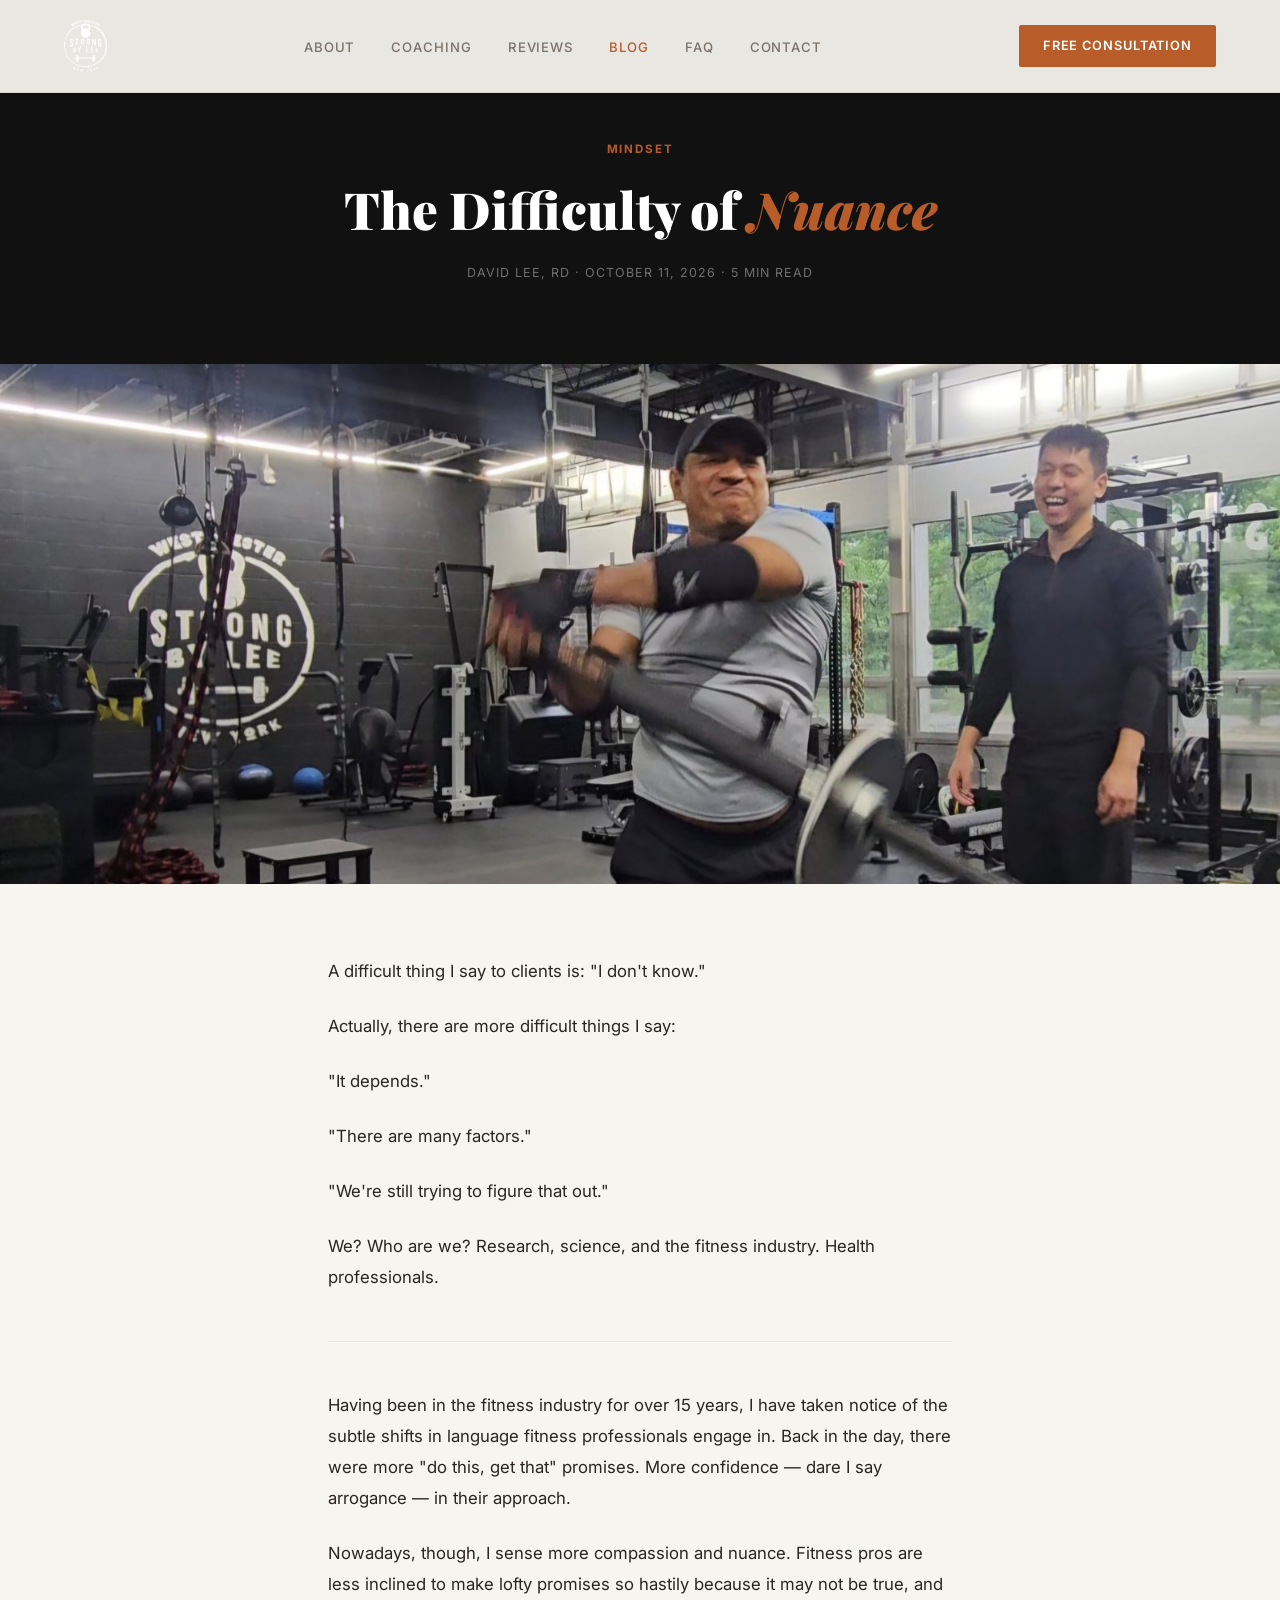
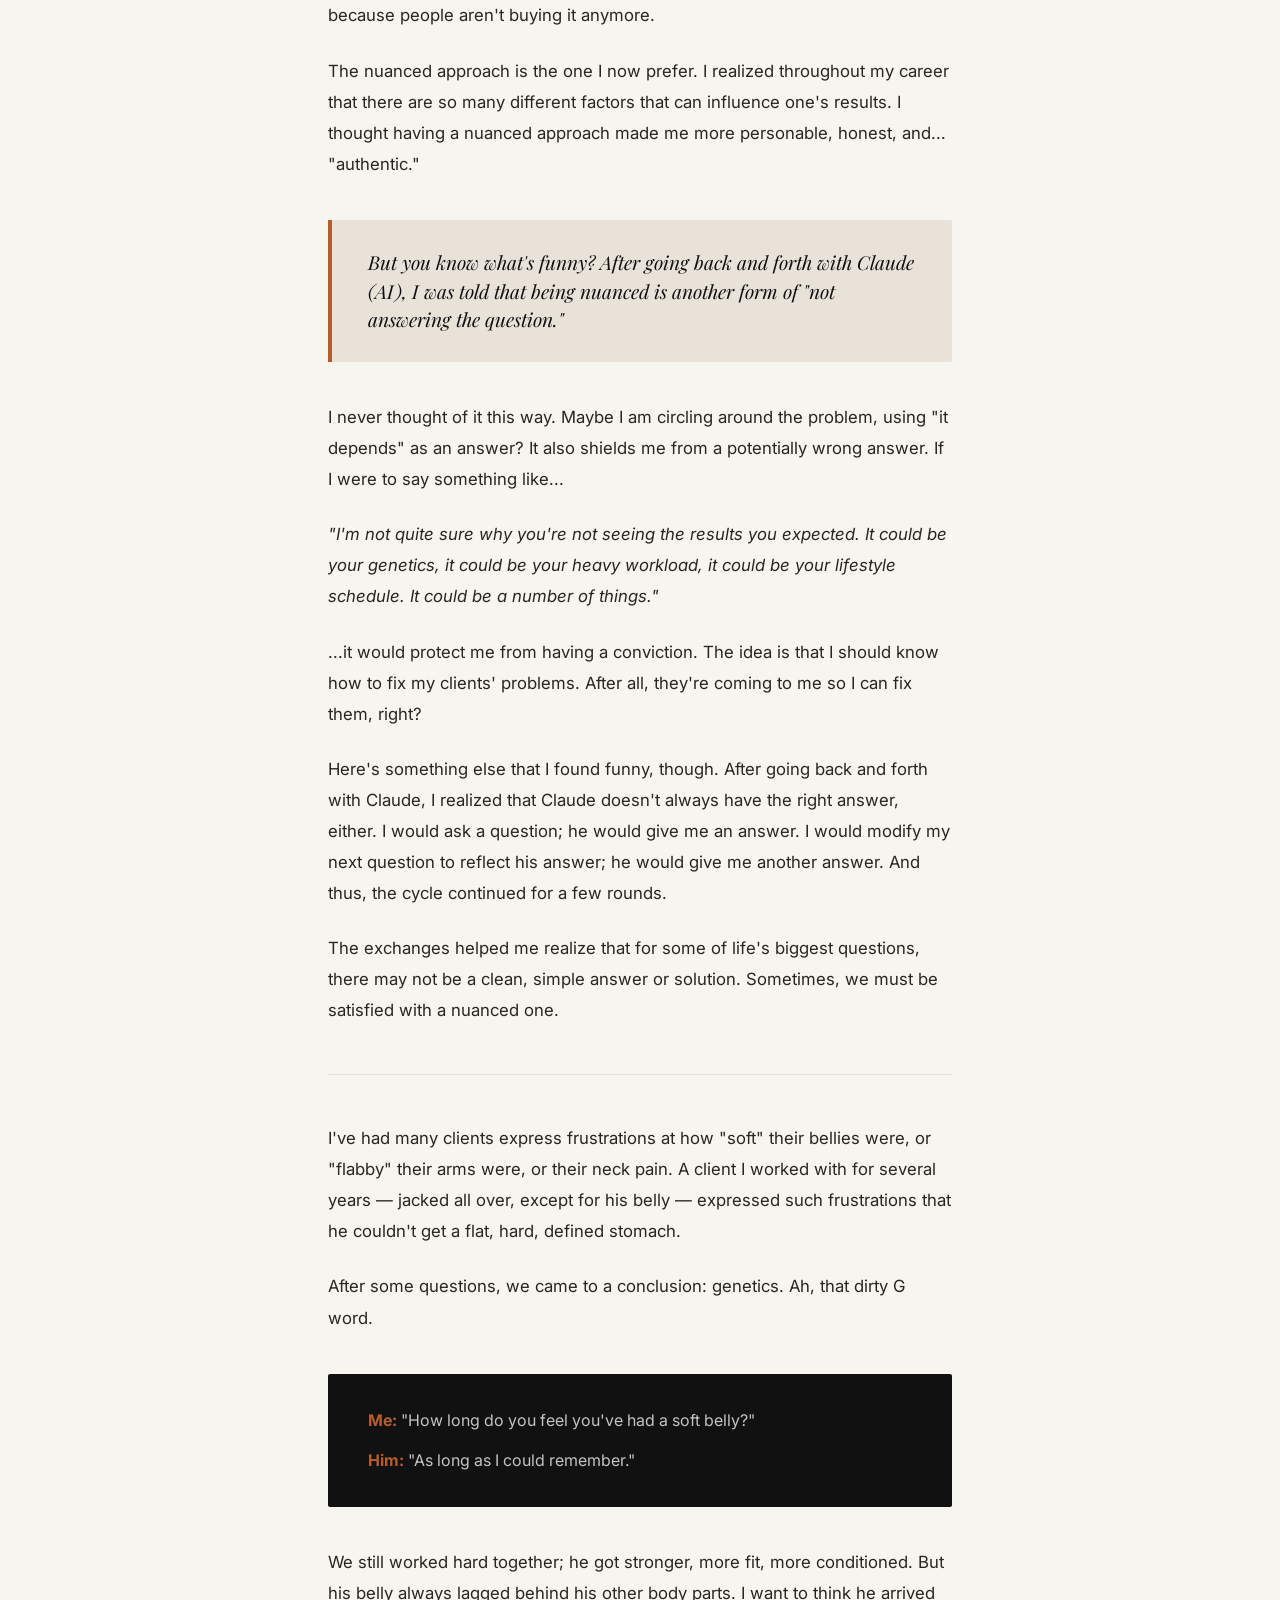
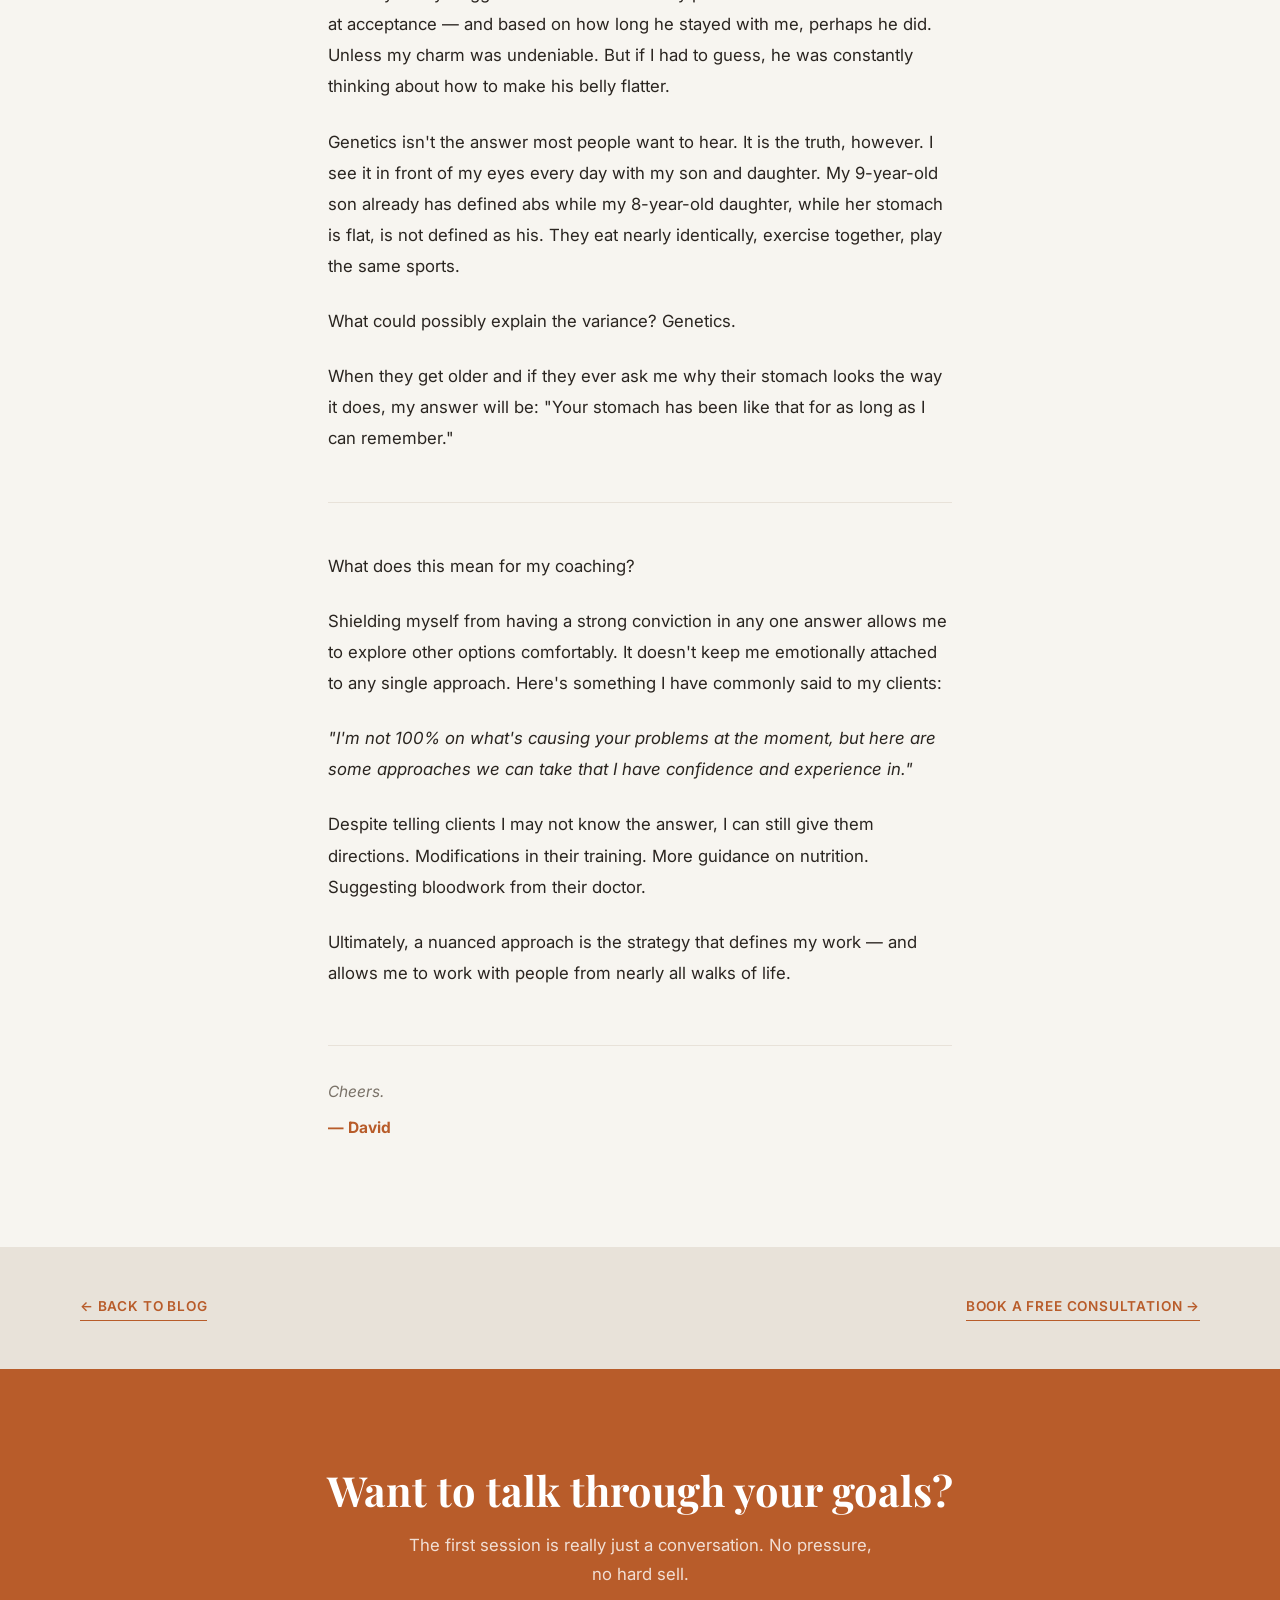
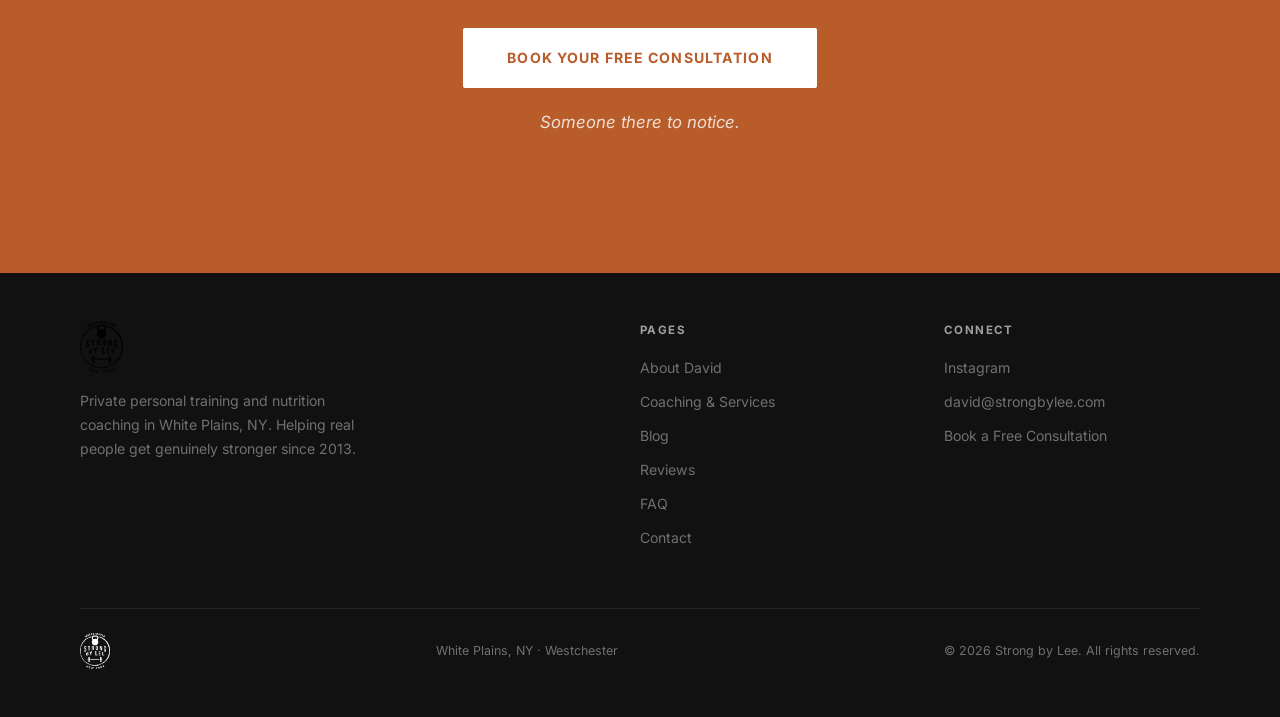
<file: blog-nuance.html>
<!DOCTYPE html>
<html lang="en">
<head>
  <meta charset="UTF-8" />
  <meta name="viewport" content="width=device-width, initial-scale=1.0" />
  <title>The Difficulty of Nuance — Strong by Lee</title>
  <meta name="description" content="\"It depends\" is an honest answer. But is it also a way of avoiding conviction? After 15 years of coaching — and a few arguments with an AI — I'm still figuring that out." />
  <meta name="robots" content="index, follow" />
  <meta name="author" content="David Lee" />
  <meta property="og:type" content="article" />
  <meta property="og:title" content="The Difficulty of Nuance — Strong by Lee" />
  <meta property="og:description" content="\"It depends\" is an honest answer. But is it also a way of avoiding conviction? After 15 years of coaching — and a few arguments with an AI — I'm still figuring that out." />
  <meta property="og:image" content="https://strongbylee.com/images/studio-coaching.jpg" />
  <meta property="og:url" content="https://strongbylee.com/blog-nuance.html" />
  <meta property="og:site_name" content="Strong by Lee" />
  <meta name="twitter:card" content="summary_large_image" />
  <meta name="twitter:title" content="The Difficulty of Nuance — Strong by Lee" />
  <meta name="twitter:description" content="\"It depends\" is an honest answer. But is it also a way of avoiding conviction? After 15 years of coaching — and a few arguments with an AI — I'm still figuring that out." />
  <meta name="twitter:image" content="https://strongbylee.com/images/studio-coaching.jpg" />
  <link href="https://fonts.googleapis.com/css2?family=Playfair+Display:ital,wght@0,700;0,900;1,700&family=Inter:wght@300;400;500;600&display=swap" rel="stylesheet" />
  <link rel="stylesheet" href="css/style.css" />
  <style>
    .post-hero {
      background: var(--black);
      padding: 140px 80px 80px;
      text-align: center;
    }
    .post-hero .post-category {
      font-size: 0.72rem; font-weight: 700;
      letter-spacing: 0.16em; text-transform: uppercase;
      color: var(--accent); margin-bottom: 20px; display: block;
    }
    .post-hero h1 {
      font-family: 'Playfair Display', serif;
      font-size: clamp(2.2rem, 4vw, 3.4rem);
      font-weight: 900; color: #fff;
      line-height: 1.15; margin-bottom: 24px;
      max-width: 800px; margin-left: auto; margin-right: auto;
    }
    .post-hero h1 em { color: var(--accent); font-style: italic; }
    .post-meta {
      font-size: 0.78rem; color: rgba(255,255,255,0.4);
      letter-spacing: 0.08em; text-transform: uppercase;
    }
    .post-meta span + span::before { content: ' · '; }
    .post-featured-image {
      width: 100%; max-height: 520px;
      overflow: hidden; background: var(--warm);
      display: flex; align-items: center; justify-content: center;
      min-height: 320px;
    }
    .post-featured-image img { width: 100%; height: 520px; object-fit: cover; object-position: center 20%; display: block; }
    .post-body {
      max-width: 720px; margin: 0 auto;
      padding: 72px 48px 96px;
    }
    .post-body p {
      font-size: 1.05rem; line-height: 1.85;
      color: var(--text); margin-bottom: 24px;
    }
    .post-body h2 {
      font-family: 'Playfair Display', serif;
      font-size: 1.6rem; font-weight: 700;
      color: var(--black); margin-top: 56px; margin-bottom: 20px;
      line-height: 1.25;
    }
    .post-body hr {
      border: none; border-top: 1px solid var(--warm);
      margin: 48px 0;
    }
    .post-pull {
      background: var(--warm);
      border-left: 4px solid var(--accent);
      padding: 28px 36px; margin: 40px 0;
      border-radius: 0 2px 2px 0;
    }
    .post-pull p {
      font-family: 'Playfair Display', serif;
      font-style: italic; font-size: 1.2rem;
      color: var(--black); line-height: 1.5; margin: 0;
    }
    .post-dialogue {
      background: var(--black);
      padding: 32px 40px; margin: 40px 0;
      border-radius: 2px;
    }
    .post-dialogue p {
      color: rgba(255,255,255,0.75);
      font-size: 1rem; line-height: 1.8; margin-bottom: 12px;
    }
    .post-dialogue p:last-child { margin-bottom: 0; }
    .post-dialogue strong { color: var(--accent); }
    .post-signoff {
      margin-top: 56px; padding-top: 32px;
      border-top: 1px solid var(--warm);
    }
    .post-signoff p {
      font-size: 0.97rem; color: var(--muted);
      font-style: italic; margin-bottom: 8px;
    }
    .post-signoff strong { color: var(--accent); font-style: normal; }
    .post-nav {
      background: var(--warm); padding: 48px 80px;
      display: flex; justify-content: space-between;
      align-items: center; flex-wrap: wrap; gap: 16px;
    }
    .post-nav a {
      font-size: 0.85rem; font-weight: 600;
      letter-spacing: 0.06em; text-transform: uppercase;
      color: var(--accent); text-decoration: none;
      border-bottom: 1px solid var(--accent); padding-bottom: 2px;
    }
    @media (max-width: 900px) {
      .post-hero { padding: 120px 32px 64px; }
      .post-body { padding: 48px 32px 72px; }
      .post-dialogue { padding: 24px 24px; }
      .post-nav { padding: 48px 32px; flex-direction: column; }
    }
  </style>
</head>
<body>

  <nav>
    <a href="index.html" class="nav-logo-img"><img src="images/logo.png" alt="Strong by Lee" height="36" style="filter: invert(1) brightness(2);"></a>
    <ul class="nav-links">
      <li><a href="about.html">About</a></li>
      <li><a href="coaching.html">Coaching</a></li>
      <li><a href="reviews.html">Reviews</a></li>
      <li><a href="blog.html" class="active">Blog</a></li>
      <li><a href="faq.html">FAQ</a></li>
      <li><a href="contact.html">Contact</a></li>
    </ul>
    <a href="contact.html" class="nav-cta">Free Consultation</a>
    <div class="nav-hamburger" id="hamburger"><span></span><span></span><span></span></div>
  </nav>

  <div class="mobile-menu" id="mobileMenu">
    <span class="mobile-close" id="mobileClose">&times;</span>
    <a href="index.html">Home</a>
    <a href="about.html">About</a>
    <a href="coaching.html">Coaching</a>
    <a href="reviews.html">Reviews</a>
    <a href="blog.html" class="active">Blog</a>
    <a href="faq.html">FAQ</a>
    <a href="contact.html">Contact</a>
    <a href="contact.html" style="color: var(--accent);">Free Consultation</a>
  </div>

  <!-- POST HERO -->
  <div class="post-hero">
    <span class="post-category">Mindset</span>
    <h1>The Difficulty of <em>Nuance</em></h1>
    <div class="post-meta">
      <span>David Lee, RD</span>
      <span>October 11, 2026</span>
      <span>5 min read</span>
    </div>
  </div>

  <!-- FEATURED IMAGE -->
  <div class="post-featured-image">
    <img src="images/studio-coaching.jpg" alt="David coaching a client at Strong by Lee studio in White Plains NY">
  </div>

  <!-- POST BODY -->
  <article class="post-body">

    <p>A difficult thing I say to clients is: "I don't know."</p>

    <p>Actually, there are more difficult things I say:</p>

    <p>"It depends."</p>

    <p>"There are many factors."</p>

    <p>"We're still trying to figure that out."</p>

    <p>We? Who are we? Research, science, and the fitness industry. Health professionals.</p>

    <hr/>

    <p>Having been in the fitness industry for over 15 years, I have taken notice of the subtle shifts in language fitness professionals engage in. Back in the day, there were more "do this, get that" promises. More confidence — dare I say arrogance — in their approach.</p>

    <p>Nowadays, though, I sense more compassion and nuance. Fitness pros are less inclined to make lofty promises so hastily because it may not be true, and because people aren't buying it anymore.</p>

    <p>The nuanced approach is the one I now prefer. I realized throughout my career that there are so many different factors that can influence one's results. I thought having a nuanced approach made me more personable, honest, and... "authentic."</p>

    <div class="post-pull">
      <p>But you know what's funny? After going back and forth with Claude (AI), I was told that being nuanced is another form of "not answering the question."</p>
    </div>

    <p>I never thought of it this way. Maybe I am circling around the problem, using "it depends" as an answer? It also shields me from a potentially wrong answer. If I were to say something like...</p>

    <p><em>"I'm not quite sure why you're not seeing the results you expected. It could be your genetics, it could be your heavy workload, it could be your lifestyle schedule. It could be a number of things."</em></p>

    <p>...it would protect me from having a conviction. The idea is that I should know how to fix my clients' problems. After all, they're coming to me so I can fix them, right?</p>

    <p>Here's something else that I found funny, though. After going back and forth with Claude, I realized that Claude doesn't always have the right answer, either. I would ask a question; he would give me an answer. I would modify my next question to reflect his answer; he would give me another answer. And thus, the cycle continued for a few rounds.</p>

    <p>The exchanges helped me realize that for some of life's biggest questions, there may not be a clean, simple answer or solution. Sometimes, we must be satisfied with a nuanced one.</p>

    <hr/>

    <p>I've had many clients express frustrations at how "soft" their bellies were, or "flabby" their arms were, or their neck pain. A client I worked with for several years — jacked all over, except for his belly — expressed such frustrations that he couldn't get a flat, hard, defined stomach.</p>

    <p>After some questions, we came to a conclusion: genetics. Ah, that dirty G word.</p>

    <div class="post-dialogue">
      <p><strong>Me:</strong> "How long do you feel you've had a soft belly?"</p>
      <p><strong>Him:</strong> "As long as I could remember."</p>
    </div>

    <p>We still worked hard together; he got stronger, more fit, more conditioned. But his belly always lagged behind his other body parts. I want to think he arrived at acceptance — and based on how long he stayed with me, perhaps he did. Unless my charm was undeniable. But if I had to guess, he was constantly thinking about how to make his belly flatter.</p>

    <p>Genetics isn't the answer most people want to hear. It is the truth, however. I see it in front of my eyes every day with my son and daughter. My 9-year-old son already has defined abs while my 8-year-old daughter, while her stomach is flat, is not defined as his. They eat nearly identically, exercise together, play the same sports.</p>

    <p>What could possibly explain the variance? Genetics.</p>

    <p>When they get older and if they ever ask me why their stomach looks the way it does, my answer will be: "Your stomach has been like that for as long as I can remember."</p>

    <hr/>

    <p>What does this mean for my coaching?</p>

    <p>Shielding myself from having a strong conviction in any one answer allows me to explore other options comfortably. It doesn't keep me emotionally attached to any single approach. Here's something I have commonly said to my clients:</p>

    <p><em>"I'm not 100% on what's causing your problems at the moment, but here are some approaches we can take that I have confidence and experience in."</em></p>

    <p>Despite telling clients I may not know the answer, I can still give them directions. Modifications in their training. More guidance on nutrition. Suggesting bloodwork from their doctor.</p>

    <p>Ultimately, a nuanced approach is the strategy that defines my work — and allows me to work with people from nearly all walks of life.</p>

    <div class="post-signoff">
      <p>Cheers.</p>
      <p><strong>— David</strong></p>
    </div>

  </article>

  <!-- POST NAV -->
  <div class="post-nav">
    <a href="blog.html">← Back to Blog</a>
    <a href="contact.html">Book a Free Consultation →</a>
  </div>

  <!-- CTA -->
  <section class="cta-section">
    <h2>Want to talk through your goals?</h2>
    <p>The first session is really just a conversation. No pressure, no hard sell.</p>
    <a href="contact.html" class="btn-white">Book Your Free Consultation</a>
    <p class="cta-note">Someone there to notice.</p>
  </section>

  <!-- FOOTER -->
  <footer>
    <div class="footer-inner">
      <div class="footer-brand">
        <a href="index.html" class="nav-logo-img"><img src="images/logo.png" alt="Strong by Lee" height="48"></a>
        <p style="margin-top:16px;">Private personal training and nutrition coaching in White Plains, NY. Helping real people get genuinely stronger since 2013.</p>
      </div>
      <div class="footer-col">
        <h4>Pages</h4>
        <a href="about.html">About David</a>
        <a href="coaching.html">Coaching & Services</a>
        <a href="blog.html">Blog</a>
        <a href="reviews.html">Reviews</a>
        <a href="faq.html">FAQ</a>
        <a href="contact.html">Contact</a>
      </div>
      <div class="footer-col">
        <h4>Connect</h4>
        <a href="https://instagram.com/strongbylee" target="_blank">Instagram</a>
        <a href="mailto:david@strongbylee.com">david@strongbylee.com</a>
        <a href="contact.html">Book a Free Consultation</a>
      </div>
    </div>
    <div class="footer-bottom">
      <img src="images/logo.png" alt="Strong by Lee" height="36" style="filter: invert(1) brightness(2);">
      <span>White Plains, NY · Westchester</span>
      <span>© 2026 Strong by Lee. All rights reserved.</span>
    </div>
  </footer>

  <a href="#" class="back-to-top" id="backToTop" aria-label="Back to top">↑</a>

  <script>
    document.getElementById('hamburger').addEventListener('click', () => document.getElementById('mobileMenu').classList.add('open'));
    document.getElementById('mobileClose').addEventListener('click', () => document.getElementById('mobileMenu').classList.remove('open'));
    const backToTop = document.getElementById('backToTop');
    window.addEventListener('scroll', () => { backToTop.classList.toggle('visible', window.scrollY > 400); });
    backToTop.addEventListener('click', (e) => { e.preventDefault(); window.scrollTo({ top: 0, behavior: 'smooth' }); });
  </script>
</body>
</html>
</file>
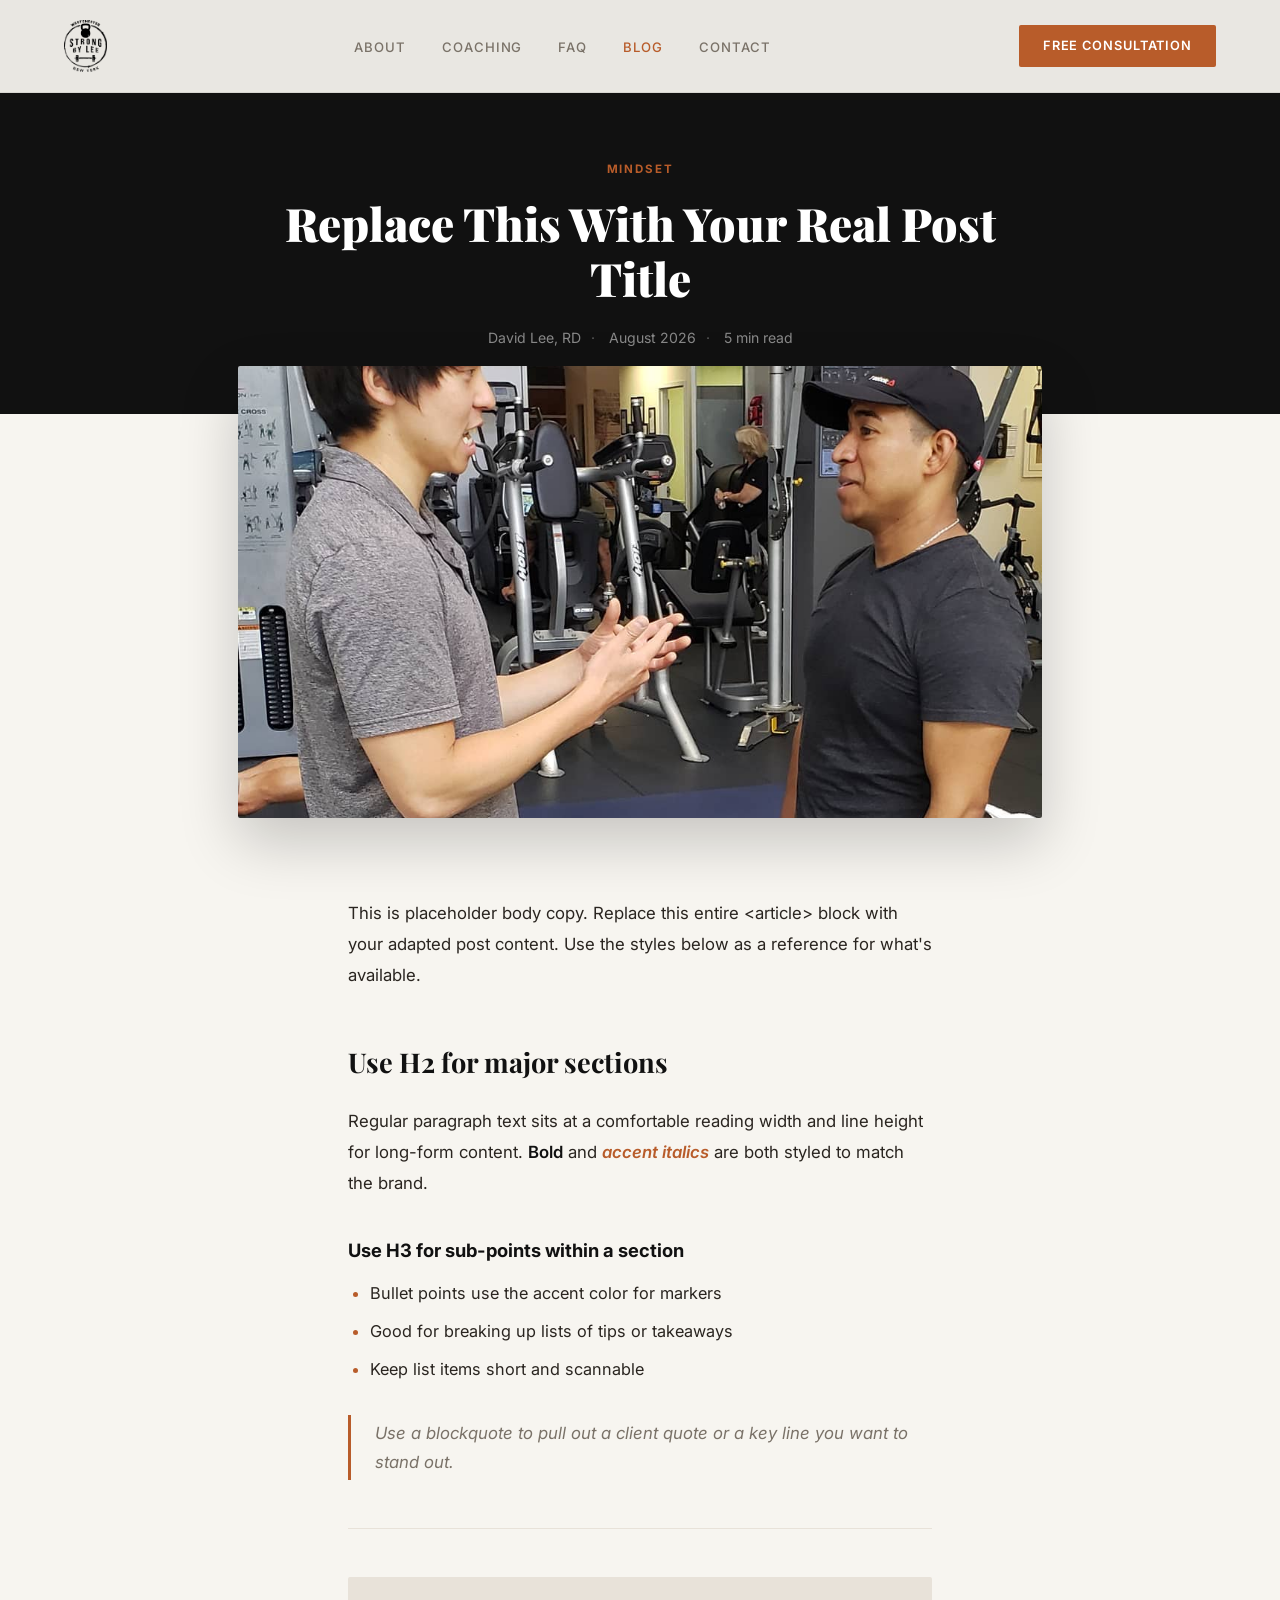
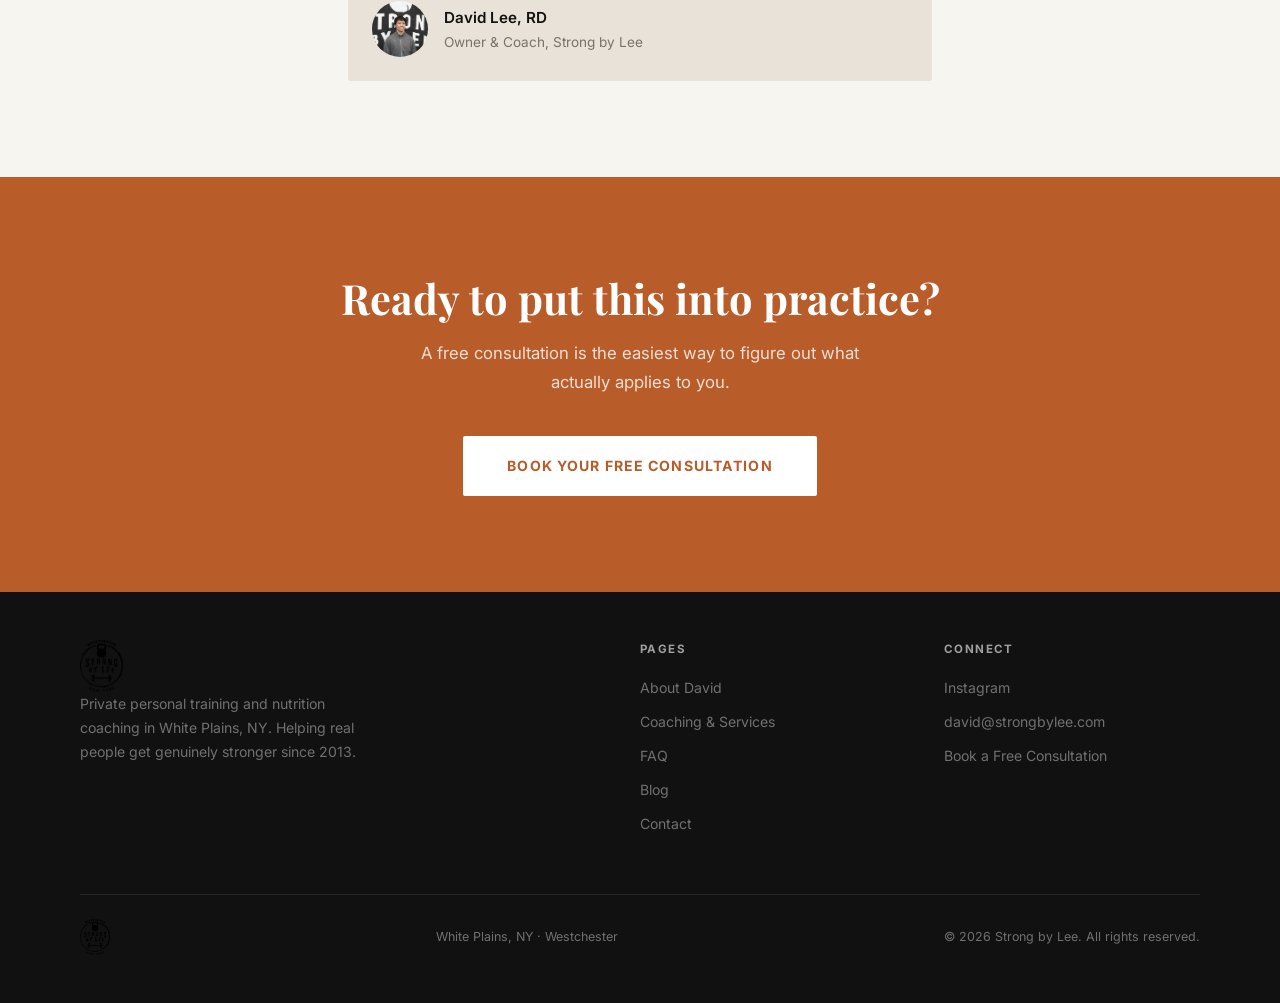
<file: blog-post-template.html>
<!DOCTYPE html>
<html lang="en">
<head>
  <meta charset="UTF-8" />
  <meta name="viewport" content="width=device-width, initial-scale=1.0" />
  <!-- REPLACE: title tag should read like a Google search result -->
  <title>Replace This With Your Real Post Title — Strong by Lee Blog</title>
  <!-- REPLACE: meta description ~150 chars, written for a stranger finding this via search -->
  <meta name="description" content="A one-sentence, search-friendly summary of what this post actually teaches — not a teaser, an answer." />
  <link href="https://fonts.googleapis.com/css2?family=Playfair+Display:ital,wght@0,700;0,900;1,700&family=Inter:wght@300;400;500;600&display=swap" rel="stylesheet" />
  <link rel="stylesheet" href="css/style.css" />
  <style>
    .post-hero {
      padding: 160px 48px 64px;
      background: var(--black);
      text-align: center;
    }
    .post-hero .section-label { justify-content: center; display: flex; }
    .post-hero h1 {
      font-family: 'Playfair Display', serif;
      font-size: clamp(2rem, 3.6vw, 3rem);
      font-weight: 900; color: #fff;
      line-height: 1.2; max-width: 780px; margin: 0 auto 20px;
    }
    .post-meta {
      color: rgba(255,255,255,0.5); font-size: 0.88rem;
    }
    .post-meta span:not(:last-child)::after { content: "·"; margin: 0 10px; color: rgba(255,255,255,0.3); }

    .post-hero-img {
      max-width: 900px; margin: -48px auto 0; padding: 0 48px;
    }
    .post-hero-img img {
      width: 100%; aspect-ratio: 16/9; object-fit: cover;
      border-radius: 2px; display: block;
      box-shadow: 0 24px 60px rgba(0,0,0,0.2);
    }

    .post-body {
      max-width: 680px; margin: 0 auto; padding: 80px 48px 96px;
    }
    .post-body p {
      font-size: 1.05rem; color: var(--text); line-height: 1.85;
      margin-bottom: 24px;
    }
    .post-body h2 {
      font-family: 'Playfair Display', serif; font-size: 1.7rem; font-weight: 700;
      color: var(--black); margin: 48px 0 20px;
    }
    .post-body h3 {
      font-size: 1.15rem; font-weight: 700; color: var(--black);
      margin: 36px 0 14px;
    }
    .post-body ul, .post-body ol {
      margin: 0 0 24px 22px;
      display: flex; flex-direction: column; gap: 10px;
    }
    .post-body li { font-size: 1.02rem; color: var(--text); line-height: 1.7; }
    .post-body li::marker { color: var(--accent); }
    .post-body strong { color: var(--black); font-weight: 600; }
    .post-body em { color: var(--accent); font-style: italic; font-weight: 600; }
    .post-body blockquote {
      border-left: 3px solid var(--accent); padding: 4px 0 4px 24px;
      margin: 32px 0; font-style: italic; color: var(--muted); font-size: 1.05rem;
    }

    .post-divider { border: none; border-top: 1px solid var(--warm); margin: 48px 0; }

    .post-author {
      display: flex; align-items: center; gap: 16px;
      padding: 24px; background: var(--warm); border-radius: 2px;
      margin-top: 48px;
    }
    .post-author img { width: 56px; height: 56px; border-radius: 50%; object-fit: cover; }
    .post-author-name { font-weight: 600; color: var(--black); font-size: 0.95rem; }
    .post-author-title { font-size: 0.85rem; color: var(--muted); }

    @media (max-width: 900px) {
      .post-hero { padding: 120px 24px 48px; }
      .post-hero-img { padding: 0 24px; margin-top: -32px; }
      .post-body { padding: 56px 24px 72px; }
    }
  </style>
</head>
<body>

  <nav>
    <a href="index.html" class="nav-logo-img"><img src="images/logo.png" alt="Strong by Lee" height="52"></a>
    <ul class="nav-links">
      <li><a href="about.html">About</a></li>
      <li><a href="coaching.html">Coaching</a></li>
      <li><a href="faq.html">FAQ</a></li>
      <li><a href="blog.html" class="active">Blog</a></li>
      <li><a href="contact.html">Contact</a></li>
    </ul>
    <a href="contact.html" class="nav-cta">Free Consultation</a>
    <div class="nav-hamburger" id="hamburger">
      <span></span><span></span><span></span>
    </div>
  </nav>

  <div class="mobile-menu" id="mobileMenu">
    <span class="mobile-close" id="mobileClose">&times;</span>
    <a href="index.html">Home</a>
    <a href="about.html">About</a>
    <a href="coaching.html">Coaching</a>
    <a href="faq.html">FAQ</a>
    <a href="blog.html">Blog</a>
    <a href="contact.html">Contact</a>
    <a href="contact.html" style="color: var(--accent);">Free Consultation</a>
  </div>

  <div class="post-hero">
    <span class="section-label">Mindset</span>
    <!-- REPLACE: post title -->
    <h1>Replace This With Your Real Post Title</h1>
    <div class="post-meta">
      <span>David Lee, RD</span>
      <span>August 2026</span>
      <span>5 min read</span>
    </div>
  </div>

  <div class="post-hero-img reveal">
    <!-- REPLACE: hero image -->
    <img src="images/coaching-convo.jpg" alt="Description of the image" />
  </div>

  <article class="post-body reveal">

    <!--
      HOW TO ADAPT A NEWSLETTER INTO THIS TEMPLATE (don't just paste it):

      1. Cut the direct-address opening ("Hey," "Hope your week is going well," etc).
         Blog readers arrive cold, mid-thought, usually from a search or a link —
         they don't know you're writing "to" them the way a subscriber does.

      2. Give it a title someone would actually type into Google, not just a
         clever subject line. "Why 'Eat Less, Move More' Doesn't Work" beats
         a subject line like "The thing nobody tells you."

      3. Keep the voice and the substance. The RD-grounded reasoning, the client
         stories, the honesty — that's the hard part, and it's already written.
         This is a 10-minute edit, not a rewrite.

      4. If the newsletter assumed prior context ("as I mentioned last week..."),
         add one sentence of setup so it stands alone.
    -->

    <p>This is placeholder body copy. Replace this entire &lt;article&gt; block with your adapted post content. Use the styles below as a reference for what's available.</p>

    <h2>Use H2 for major sections</h2>
    <p>Regular paragraph text sits at a comfortable reading width and line height for long-form content. <strong>Bold</strong> and <em>accent italics</em> are both styled to match the brand.</p>

    <h3>Use H3 for sub-points within a section</h3>
    <ul>
      <li>Bullet points use the accent color for markers</li>
      <li>Good for breaking up lists of tips or takeaways</li>
      <li>Keep list items short and scannable</li>
    </ul>

    <blockquote>Use a blockquote to pull out a client quote or a key line you want to stand out.</blockquote>

    <hr class="post-divider" />

    <div class="post-author">
      <img src="images/david-headshot.webp" alt="David Lee" />
      <div>
        <div class="post-author-name">David Lee, RD</div>
        <div class="post-author-title">Owner & Coach, Strong by Lee</div>
      </div>
    </div>

  </article>

  <section class="cta-section">
    <h2>Ready to put this into practice?</h2>
    <p>A free consultation is the easiest way to figure out what actually applies to you.</p>
    <a href="contact.html" class="btn-white">Book Your Free Consultation</a>
  </section>

  <footer>
    <div class="footer-inner">
      <div class="footer-brand">
        <a href="index.html" class="nav-logo-img"><img src="images/logo.png" alt="Strong by Lee" height="48"></a>
        <p>Private personal training and nutrition coaching in White Plains, NY. Helping real people get genuinely stronger since 2013.</p>
      </div>
      <div class="footer-col">
        <h4>Pages</h4>
        <a href="about.html">About David</a>
        <a href="coaching.html">Coaching & Services</a>
        <a href="faq.html">FAQ</a>
        <a href="blog.html">Blog</a>
        <a href="contact.html">Contact</a>
      </div>
      <div class="footer-col">
        <h4>Connect</h4>
        <a href="https://instagram.com/strongbylee" target="_blank">Instagram</a>
        <a href="mailto:david@strongbylee.com">david@strongbylee.com</a>
        <a href="contact.html">Book a Free Consultation</a>
      </div>
    </div>
    <div class="footer-bottom">
      <img src="images/logo.png" alt="Strong by Lee" height="36">
      <span>White Plains, NY · Westchester</span>
      <span>© 2026 Strong by Lee. All rights reserved.</span>
    </div>
  </footer>

  <script src="js/main.js"></script>
  <a href="#" class="back-to-top" id="backToTop" aria-label="Back to top">↑</a>

  <script>
    document.getElementById('hamburger').addEventListener('click', () => document.getElementById('mobileMenu').classList.add('open'));
    document.getElementById('mobileClose').addEventListener('click', () => document.getElementById('mobileMenu').classList.remove('open'));

    const backToTop = document.getElementById('backToTop');
    window.addEventListener('scroll', () => {
      backToTop.classList.toggle('visible', window.scrollY > 400);
    });
    backToTop.addEventListener('click', (e) => {
      e.preventDefault();
      window.scrollTo({ top: 0, behavior: 'smooth' });
    });

    const reveals = document.querySelectorAll('.reveal');
    reveals.forEach(el => el.classList.add('hidden'));
    const observer = new IntersectionObserver((entries) => {
      entries.forEach(entry => {
        if (entry.isIntersecting) {
          entry.target.classList.remove('hidden');
          entry.target.classList.add('visible');
          observer.unobserve(entry.target);
        }
      });
    }, { threshold: 0.08, rootMargin: '0px 0px -40px 0px' });
    reveals.forEach(el => observer.observe(el));
  </script>
</body>
</html>
</file>
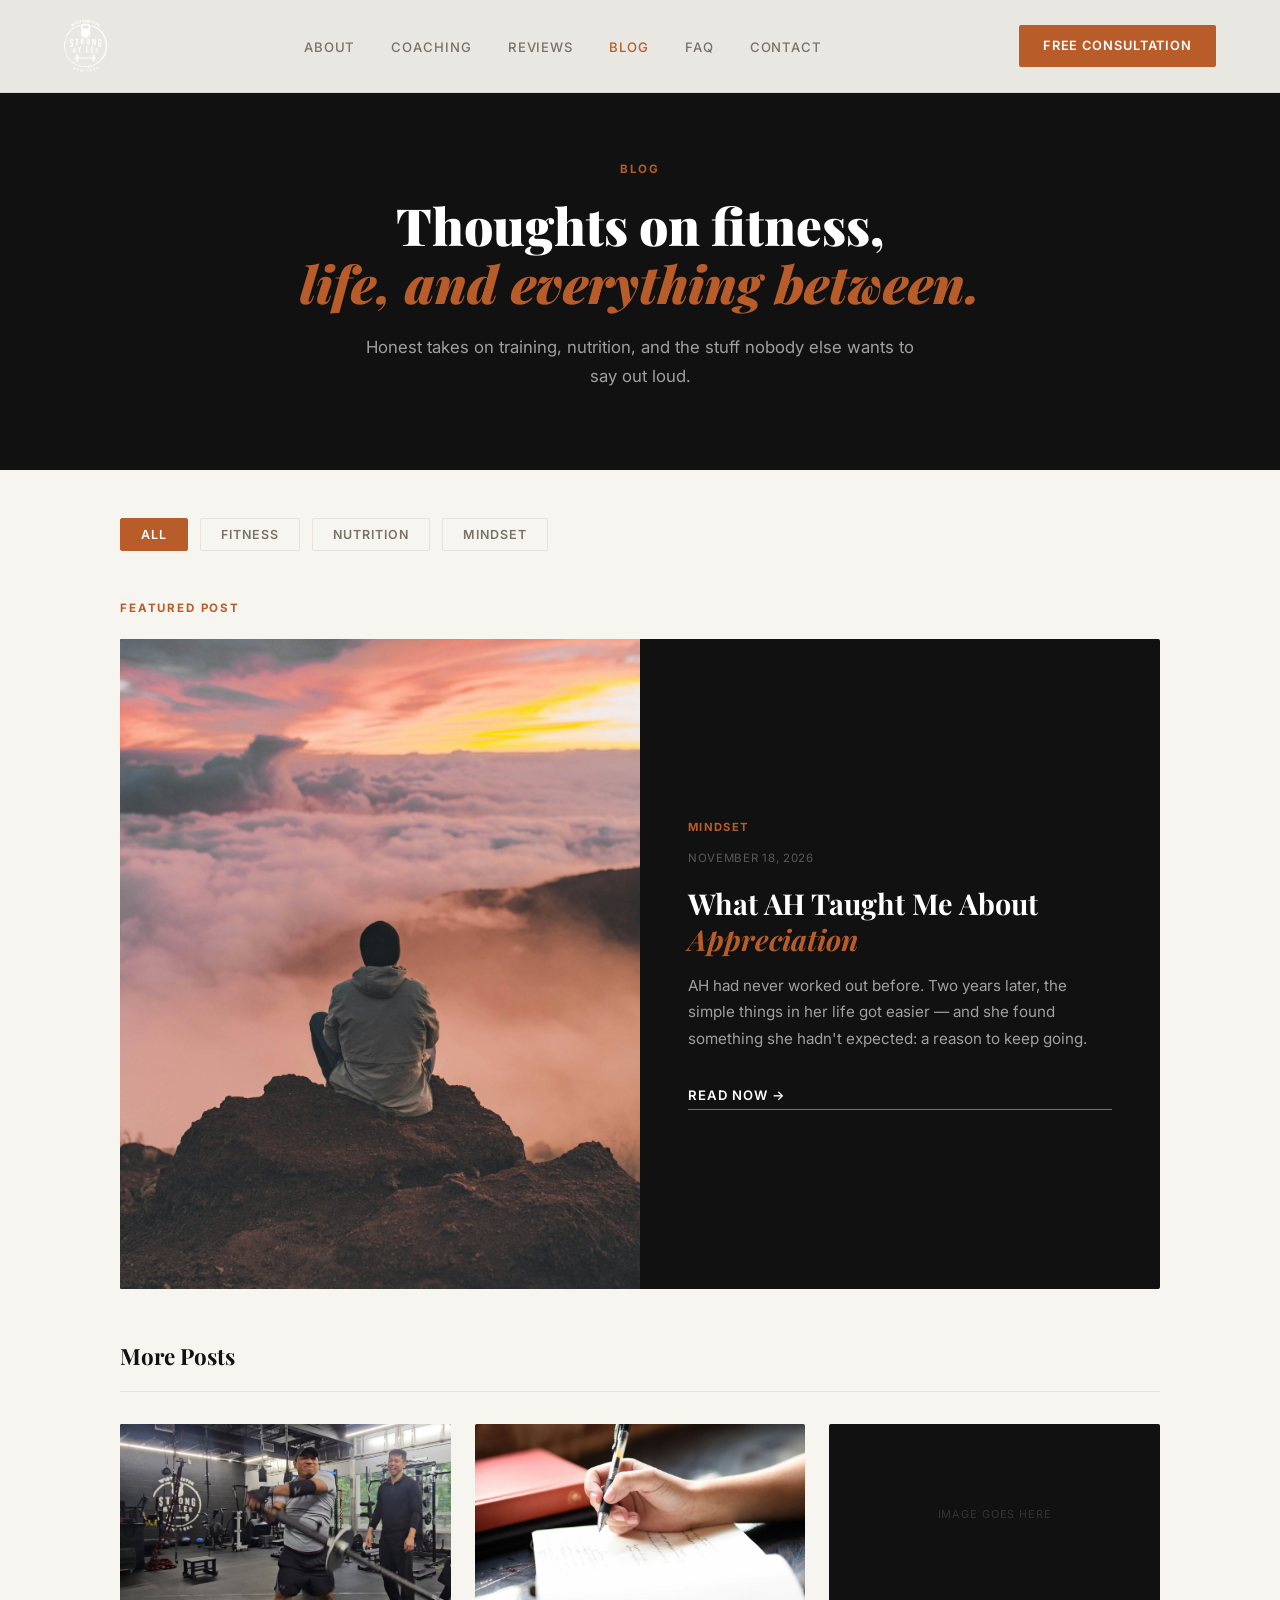
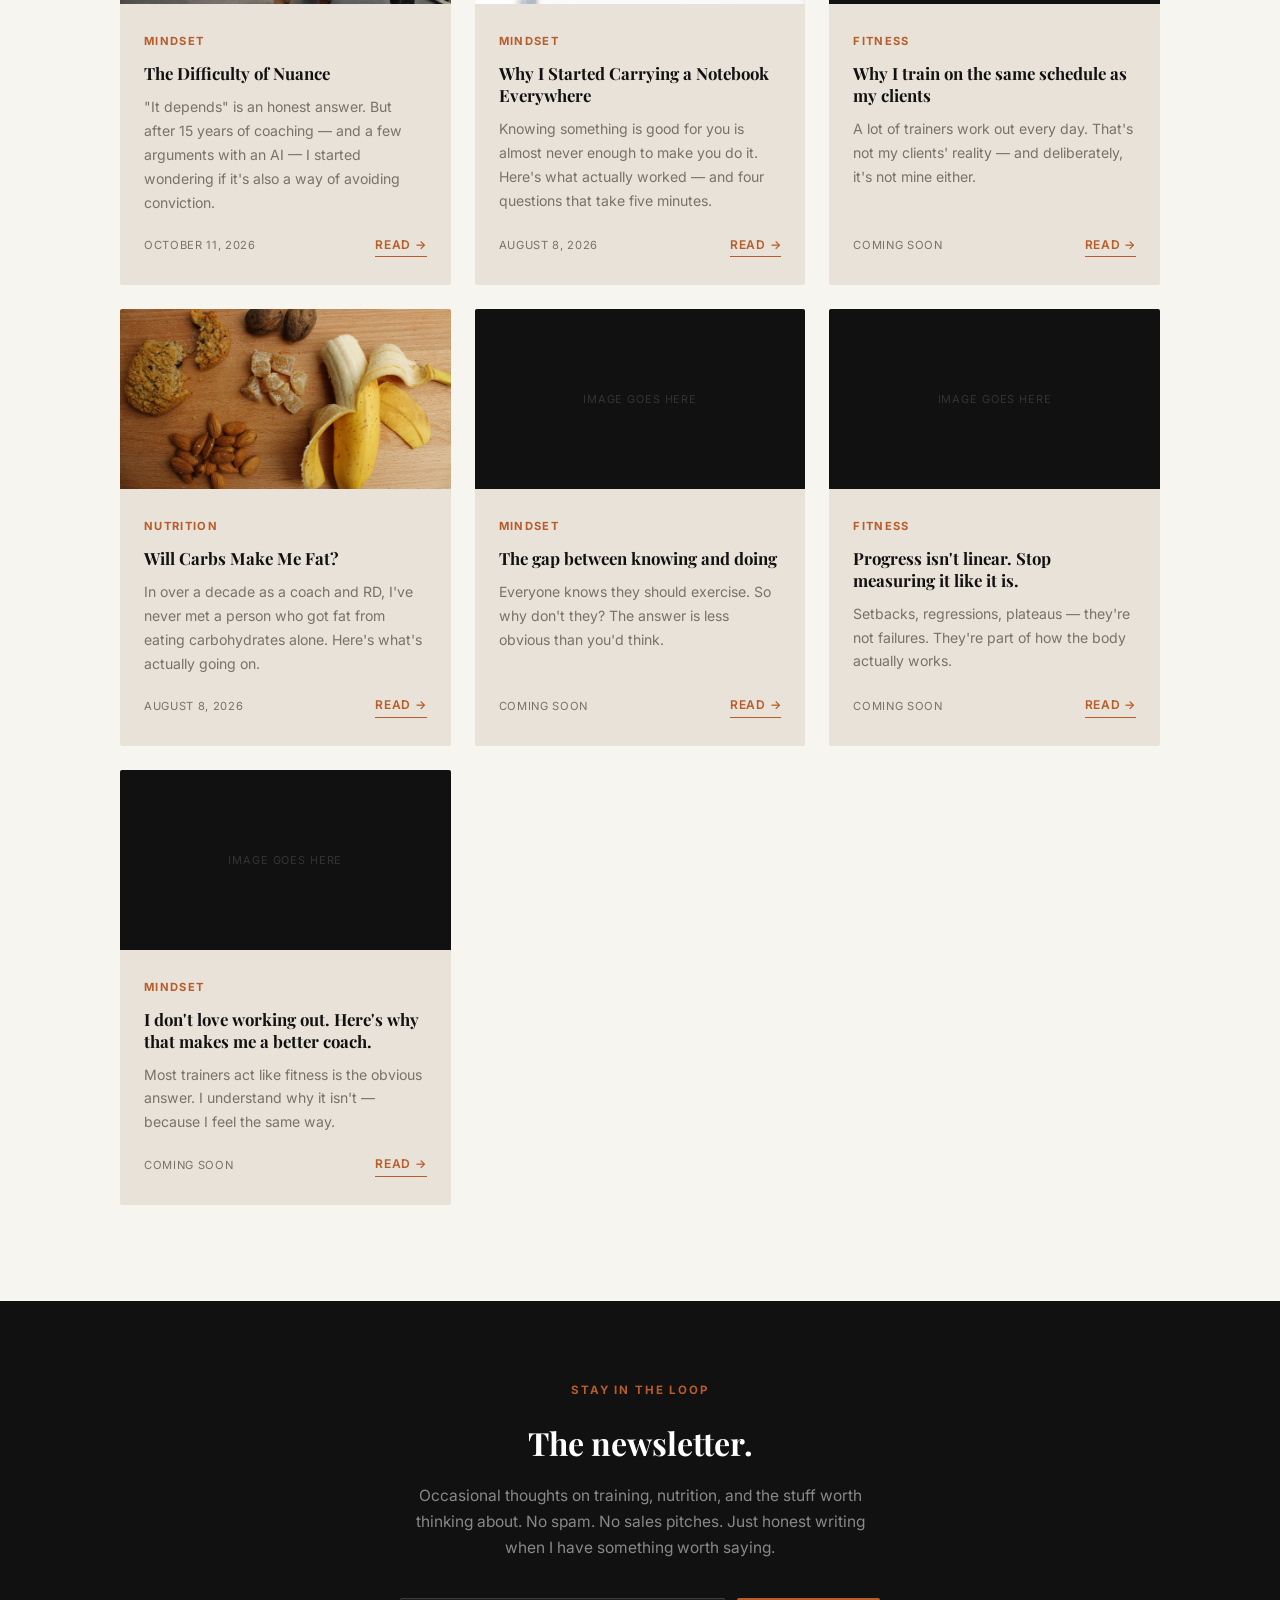
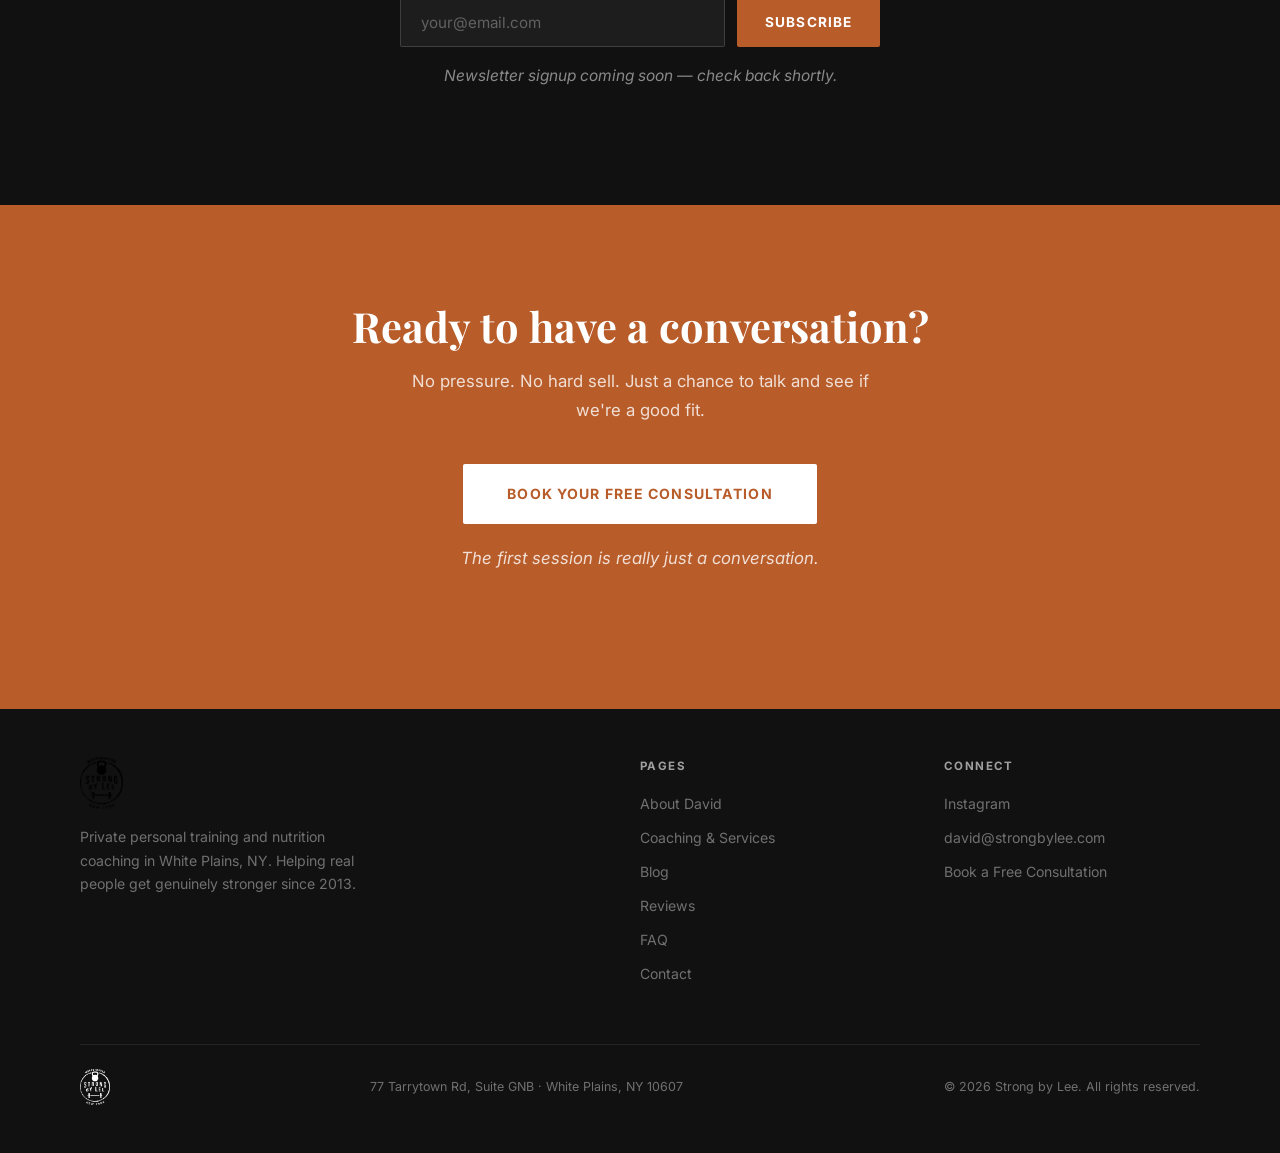
<file: blog.html>
<!DOCTYPE html>
<html lang="en">
<head>
  <meta charset="UTF-8" />
  <meta name="viewport" content="width=device-width, initial-scale=1.0" />
  <title>Blog — Strong by Lee | White Plains, NY</title>
  <meta name="description" content="Honest thoughts on fitness, nutrition, and mindset from David Lee — personal trainer and registered dietitian in White Plains, NY." />
  <meta name="robots" content="index, follow" />
  <meta name="author" content="David Lee" />
  <meta property="og:type" content="website" />
  <meta property="og:title" content="Blog — Strong by Lee" />
  <meta property="og:description" content="Honest takes on training, nutrition, and the stuff nobody else wants to say out loud." />
  <meta property="og:image" content="https://strongbylee.com/images/studio-coaching.jpg" />
  <meta property="og:url" content="https://strongbylee.com/blog.html" />
  <meta property="og:site_name" content="Strong by Lee" />
  <meta name="twitter:card" content="summary_large_image" />
  <meta name="twitter:title" content="Blog — Strong by Lee" />
  <meta name="twitter:description" content="Honest takes on training, nutrition, and the stuff nobody else wants to say out loud." />
  <meta name="twitter:image" content="https://strongbylee.com/images/studio-coaching.jpg" />
  
  <link href="https://fonts.googleapis.com/css2?family=Playfair+Display:ital,wght@0,700;0,900;1,700&family=Inter:wght@300;400;500;600&display=swap" rel="stylesheet" />
  <link rel="stylesheet" href="css/style.css" />
  <style>
    .blog-filter { padding: 48px 80px 0; max-width: 1200px; margin: 0 auto; display: flex; gap: 12px; flex-wrap: wrap; }
    .filter-btn { padding: 8px 20px; border-radius: 2px; border: 1px solid var(--warm); background: none; cursor: pointer; font-family: 'Inter', sans-serif; font-size: 0.78rem; font-weight: 600; letter-spacing: 0.08em; text-transform: uppercase; color: var(--muted); transition: all 0.2s; }
    .filter-btn:hover { border-color: var(--accent); color: var(--accent); }
    .filter-btn.active { background: var(--accent); border-color: var(--accent); color: #fff; }
    .featured-post { padding: 48px 80px; max-width: 1200px; margin: 0 auto; }
    .featured-label { font-size: 0.72rem; font-weight: 700; letter-spacing: 0.16em; text-transform: uppercase; color: var(--accent); margin-bottom: 20px; display: block; }
    .featured-card { display: grid; grid-template-columns: 1fr 1fr; background: var(--black); border-radius: 2px; overflow: hidden; min-height: 400px; }
    .featured-image { background: linear-gradient(135deg, #2a2520, #111); display: flex; align-items: center; justify-content: center; min-height: 320px; }
    .featured-image p { font-size: 0.72rem; color: rgba(255,255,255,0.15); text-align: center; letter-spacing: 0.08em; text-transform: uppercase; padding: 32px; }
    .featured-content { padding: 52px 48px; display: flex; flex-direction: column; justify-content: center; }
    .post-category { font-size: 0.7rem; font-weight: 700; letter-spacing: 0.12em; text-transform: uppercase; color: var(--accent); margin-bottom: 12px; display: block; }
    .post-meta { font-size: 0.72rem; color: rgba(255,255,255,0.3); letter-spacing: 0.06em; text-transform: uppercase; margin-bottom: 16px; display: block; }
    .featured-content h2 { font-family: 'Playfair Display', serif; font-size: 1.8rem; font-weight: 700; color: #fff; line-height: 1.25; margin-bottom: 16px; }
    .featured-content h2 em { color: var(--accent); font-style: italic; }
    .featured-content p { color: rgba(255,255,255,0.6); font-size: 0.95rem; line-height: 1.75; margin-bottom: 32px; }
    .read-more { display: inline-block; color: #fff; font-size: 0.82rem; font-weight: 600; letter-spacing: 0.08em; text-transform: uppercase; text-decoration: none; border-bottom: 1px solid var(--accent); padding-bottom: 2px; transition: color 0.2s; }
    .read-more:hover { color: var(--accent); }
    .post-grid { padding: 0 80px 96px; max-width: 1200px; margin: 0 auto; }
    .post-grid-header { font-family: 'Playfair Display', serif; font-size: 1.4rem; font-weight: 700; color: var(--black); margin-bottom: 32px; padding-bottom: 16px; border-bottom: 1px solid var(--warm); }
    .grid { display: grid; grid-template-columns: repeat(3, 1fr); gap: 24px; }
    .post-card { background: var(--warm); border-radius: 2px; overflow: hidden; display: flex; flex-direction: column; transition: transform 0.2s; }
    .post-card:hover { transform: translateY(-4px); }
    .post-card-image { height: 180px; background: var(--black); display: flex; align-items: center; justify-content: center; }
    .post-card-image p { font-size: 0.68rem; color: rgba(255,255,255,0.15); text-align: center; letter-spacing: 0.08em; text-transform: uppercase; padding: 16px; }
    .post-card-body { padding: 28px 24px; flex: 1; display: flex; flex-direction: column; }
    .post-card-body .post-category { color: var(--accent); }
    .post-card-body h4 { font-family: 'Playfair Display', serif; font-size: 1.05rem; font-weight: 700; color: var(--black); line-height: 1.3; margin-bottom: 10px; }
    .post-card-body p { font-size: 0.88rem; color: var(--muted); line-height: 1.7; flex: 1; margin-bottom: 20px; }
    .post-card-footer { display: flex; justify-content: space-between; align-items: center; }
    .post-date { font-size: 0.7rem; color: var(--muted); letter-spacing: 0.06em; text-transform: uppercase; }
    .card-read-more { font-size: 0.75rem; font-weight: 600; color: var(--accent); text-decoration: none; letter-spacing: 0.06em; text-transform: uppercase; border-bottom: 1px solid var(--accent); padding-bottom: 1px; }
    .newsletter { background: var(--black); padding: 80px; text-align: center; }
    .newsletter h2 { font-family: 'Playfair Display', serif; font-size: 2rem; font-weight: 700; color: #fff; margin-bottom: 12px; }
    .newsletter p { color: rgba(255,255,255,0.5); font-size: 0.97rem; margin-bottom: 36px; max-width: 480px; margin-left: auto; margin-right: auto; }
    .newsletter-form { display: flex; gap: 12px; max-width: 480px; margin: 0 auto; flex-wrap: wrap; justify-content: center; }
    .newsletter-form input { flex: 1; min-width: 240px; padding: 14px 20px; border: 1px solid rgba(255,255,255,0.15); background: rgba(255,255,255,0.05); border-radius: 2px; font-family: 'Inter', sans-serif; font-size: 0.95rem; color: #fff; outline: none; transition: border-color 0.2s; }
    .newsletter-form input::placeholder { color: rgba(255,255,255,0.3); }
    .newsletter-form input:focus { border-color: var(--accent); }
    .newsletter-form button { padding: 14px 28px; background: var(--accent); color: #fff; border: none; border-radius: 2px; font-family: 'Inter', sans-serif; font-size: 0.85rem; font-weight: 700; letter-spacing: 0.08em; text-transform: uppercase; cursor: pointer; transition: background 0.2s; }
    .newsletter-form button:hover { background: var(--accent-dark); }
    .newsletter-note { margin-top: 16px; font-size: 0.78rem; color: rgba(255,255,255,0.3); font-style: italic; }
    @media (max-width: 900px) {
      .blog-filter { padding: 48px 32px 0; }
      .featured-post { padding: 48px 32px; }
      .featured-card { grid-template-columns: 1fr; }
      .post-grid { padding: 0 32px 72px; }
      .grid { grid-template-columns: 1fr; }
      .newsletter { padding: 64px 32px; }
    }
  </style>
</head>
<body>
  <nav>
    <a href="index.html" class="nav-logo-img"><img src="images/logo.png" alt="Strong by Lee" height="36" style="filter: invert(1) brightness(2);"></a>
    <ul class="nav-links">
      <li><a href="about.html">About</a></li>
      <li><a href="coaching.html">Coaching</a></li>
      <li><a href="reviews.html">Reviews</a></li>
      <li><a href="blog.html" class="active">Blog</a></li>
      <li><a href="faq.html">FAQ</a></li>
      <li><a href="contact.html">Contact</a></li>
    </ul>
    <a href="contact.html" class="nav-cta">Free Consultation</a>
    <div class="nav-hamburger" id="hamburger"><span></span><span></span><span></span></div>
  </nav>
  <div class="mobile-menu" id="mobileMenu">
    <span class="mobile-close" id="mobileClose">&times;</span>
    
        <a href="index.html">Home</a>
    <a href="about.html">About</a>
    <a href="coaching.html">Coaching</a>
    <a href="reviews.html">Reviews</a>
    <a href="blog.html" class="active">Blog</a>
    <a href="faq.html">FAQ</a>
    <a href="contact.html">Contact</a>
    <a href="contact.html" style="color: var(--accent);">Free Consultation</a>
  
  </div>
  <div class="page-hero">
    <span class="section-label">Blog</span>
    <h1>Thoughts on fitness,<br/><em>life, and everything between.</em></h1>
    <p>Honest takes on training, nutrition, and the stuff nobody else wants to say out loud.</p>
  </div>
  <div class="blog-filter">
    <button class="filter-btn active" data-filter="all">All</button>
    <button class="filter-btn" data-filter="fitness">Fitness</button>
    <button class="filter-btn" data-filter="nutrition">Nutrition</button>
    <button class="filter-btn" data-filter="mindset">Mindset</button>
  </div>
  <div class="featured-post">
    <span class="featured-label">Featured Post</span>
    <div class="featured-card">
      <div class="featured-image" style="overflow:hidden;">
        <img src="images/blog-appreciation.jpg" alt="Person sitting above the clouds at sunset" style="width:100%; height:100%; object-fit:cover; object-position:center 30%; display:block; min-height:400px;">
      </div>
      <div class="featured-content">
        <span class="post-category">Mindset</span>
        <span class="post-meta">November 18, 2026</span>
        <h2>What AH Taught Me About <em>Appreciation</em></h2>
        <p>AH had never worked out before. Two years later, the simple things in her life got easier — and she found something she hadn't expected: a reason to keep going.</p>
        <a href="blog-appreciation.html" class="read-more">Read Now →</a>
      </div>
    </div>
  </div>
  <div class="post-grid">
    <p class="post-grid-header">More Posts</p>
    <div class="grid" id="postGrid">
      <div class="post-card" data-category="mindset">
        <div class="post-card-image" style="overflow:hidden;">
          <img src="images/studio-coaching.jpg" alt="David coaching at Strong by Lee" style="width:100%; height:180px; object-fit:cover; object-position:center 20%; display:block;">
        </div>
        <div class="post-card-body">
          <span class="post-category">Mindset</span>
          <h4>The Difficulty of Nuance</h4>
          <p>"It depends" is an honest answer. But after 15 years of coaching — and a few arguments with an AI — I started wondering if it's also a way of avoiding conviction.</p>
          <div class="post-card-footer"><span class="post-date">October 11, 2026</span><a href="blog-nuance.html" class="card-read-more">Read →</a></div>
        </div>
      </div>
      <div class="post-card" data-category="mindset">
        <div class="post-card-image" style="overflow:hidden;">
          <img src="images/blog-journal.jpg" alt="Journaling" style="width:100%; height:180px; object-fit:cover; display:block;">
        </div>
        <div class="post-card-body">
          <span class="post-category">Mindset</span>
          <h4>Why I Started Carrying a Notebook Everywhere</h4>
          <p>Knowing something is good for you is almost never enough to make you do it. Here's what actually worked — and four questions that take five minutes.</p>
          <div class="post-card-footer"><span class="post-date">August 8, 2026</span><a href="blog-journaling.html" class="card-read-more">Read →</a></div>
        </div>
      </div>
      <div class="post-card" data-category="fitness">
        <div class="post-card-image"><p>Image goes here</p></div>
        <div class="post-card-body">
          <span class="post-category">Fitness</span>
          <h4>Why I train on the same schedule as my clients</h4>
          <p>A lot of trainers work out every day. That's not my clients' reality — and deliberately, it's not mine either.</p>
          <div class="post-card-footer"><span class="post-date">Coming Soon</span><a href="#" class="card-read-more">Read →</a></div>
        </div>
      </div>
      <div class="post-card" data-category="nutrition">
        <div class="post-card-image" style="overflow:hidden;">
          <img src="images/blog-carbs.jpg" alt="Carbohydrates" style="width:100%; height:180px; object-fit:cover; display:block;">
        </div>
        <div class="post-card-body">
          <span class="post-category">Nutrition</span>
          <h4>Will Carbs Make Me Fat?</h4>
          <p>In over a decade as a coach and RD, I've never met a person who got fat from eating carbohydrates alone. Here's what's actually going on.</p>
          <div class="post-card-footer">
            <span class="post-date">August 8, 2026</span>
            <a href="blog-carbs.html" class="card-read-more">Read →</a>
          </div>
        </div>
      </div>
      <div class="post-card" data-category="mindset">
        <div class="post-card-image"><p>Image goes here</p></div>
        <div class="post-card-body">
          <span class="post-category">Mindset</span>
          <h4>The gap between knowing and doing</h4>
          <p>Everyone knows they should exercise. So why don't they? The answer is less obvious than you'd think.</p>
          <div class="post-card-footer"><span class="post-date">Coming Soon</span><a href="#" class="card-read-more">Read →</a></div>
        </div>
      </div>
      <div class="post-card" data-category="fitness">
        <div class="post-card-image"><p>Image goes here</p></div>
        <div class="post-card-body">
          <span class="post-category">Fitness</span>
          <h4>Progress isn't linear. Stop measuring it like it is.</h4>
          <p>Setbacks, regressions, plateaus — they're not failures. They're part of how the body actually works.</p>
          <div class="post-card-footer"><span class="post-date">Coming Soon</span><a href="#" class="card-read-more">Read →</a></div>
        </div>
      </div>
      <div class="post-card" data-category="mindset">
        <div class="post-card-image"><p>Image goes here</p></div>
        <div class="post-card-body">
          <span class="post-category">Mindset</span>
          <h4>I don't love working out. Here's why that makes me a better coach.</h4>
          <p>Most trainers act like fitness is the obvious answer. I understand why it isn't — because I feel the same way.</p>
          <div class="post-card-footer"><span class="post-date">Coming Soon</span><a href="#" class="card-read-more">Read →</a></div>
        </div>
      </div>
    </div>
  </div>
  <section class="newsletter">
    <span class="section-label">Stay in the loop</span>
    <h2>The newsletter.</h2>
    <p>Occasional thoughts on training, nutrition, and the stuff worth thinking about. No spam. No sales pitches. Just honest writing when I have something worth saying.</p>
    <div class="newsletter-form">
      <input type="email" placeholder="your@email.com" />
      <button type="button">Subscribe</button>
    </div>
    <p class="newsletter-note">Newsletter signup coming soon — check back shortly.</p>
  </section>
  <section class="cta-section">
    <h2>Ready to have a conversation?</h2>
    <p>No pressure. No hard sell. Just a chance to talk and see if we're a good fit.</p>
    <a href="contact.html" class="btn-white">Book Your Free Consultation</a>
    <p class="cta-note">The first session is really just a conversation.</p>
  </section>
  <footer>
    <div class="footer-inner">
      <div class="footer-brand">
        <a href="index.html" class="nav-logo-img"><img src="images/logo.png" alt="Strong by Lee" height="48"></a>
        <p style="margin-top:16px;">Private personal training and nutrition coaching in White Plains, NY. Helping real people get genuinely stronger since 2013.</p>
      </div>
      <div class="footer-col">
        <h4>Pages</h4>
        <a href="about.html">About David</a>
        <a href="coaching.html">Coaching & Services</a>
        <a href="blog.html" class="active">Blog</a>
        <a href="reviews.html">Reviews</a>
    <a href="faq.html">FAQ</a>
        <a href="contact.html">Contact</a>
      </div>
      <div class="footer-col">
        <h4>Connect</h4>
        <a href="https://instagram.com/strongbylee" target="_blank">Instagram</a>
        <a href="mailto:david@strongbylee.com">david@strongbylee.com</a>
        <a href="contact.html">Book a Free Consultation</a>
      </div>
    </div>
    <div class="footer-bottom">
      <img src="images/logo.png" alt="Strong by Lee" height="36" style="filter: invert(1) brightness(2);">
      <span>77 Tarrytown Rd, Suite GNB · White Plains, NY 10607</span>
      <span>© 2026 Strong by Lee. All rights reserved.</span>
    </div>
  </footer>
  <a href="#" class="back-to-top" id="backToTop" aria-label="Back to top">↑</a>
  <script>
    document.getElementById('hamburger').addEventListener('click', () => document.getElementById('mobileMenu').classList.add('open'));
    document.getElementById('mobileClose').addEventListener('click', () => document.getElementById('mobileMenu').classList.remove('open'));
    const backToTop = document.getElementById('backToTop');
    window.addEventListener('scroll', () => { backToTop.classList.toggle('visible', window.scrollY > 400); });
    backToTop.addEventListener('click', (e) => { e.preventDefault(); window.scrollTo({ top: 0, behavior: 'smooth' }); });
    document.querySelectorAll('.filter-btn').forEach(btn => {
      btn.addEventListener('click', () => {
        document.querySelectorAll('.filter-btn').forEach(b => b.classList.remove('active'));
        btn.classList.add('active');
        const filter = btn.dataset.filter;
        document.querySelectorAll('.post-card').forEach(card => {
          card.style.display = (filter === 'all' || card.dataset.category === filter) ? 'flex' : 'none';
        });
      });
    });
  </script>
</body>
</html>
</file>
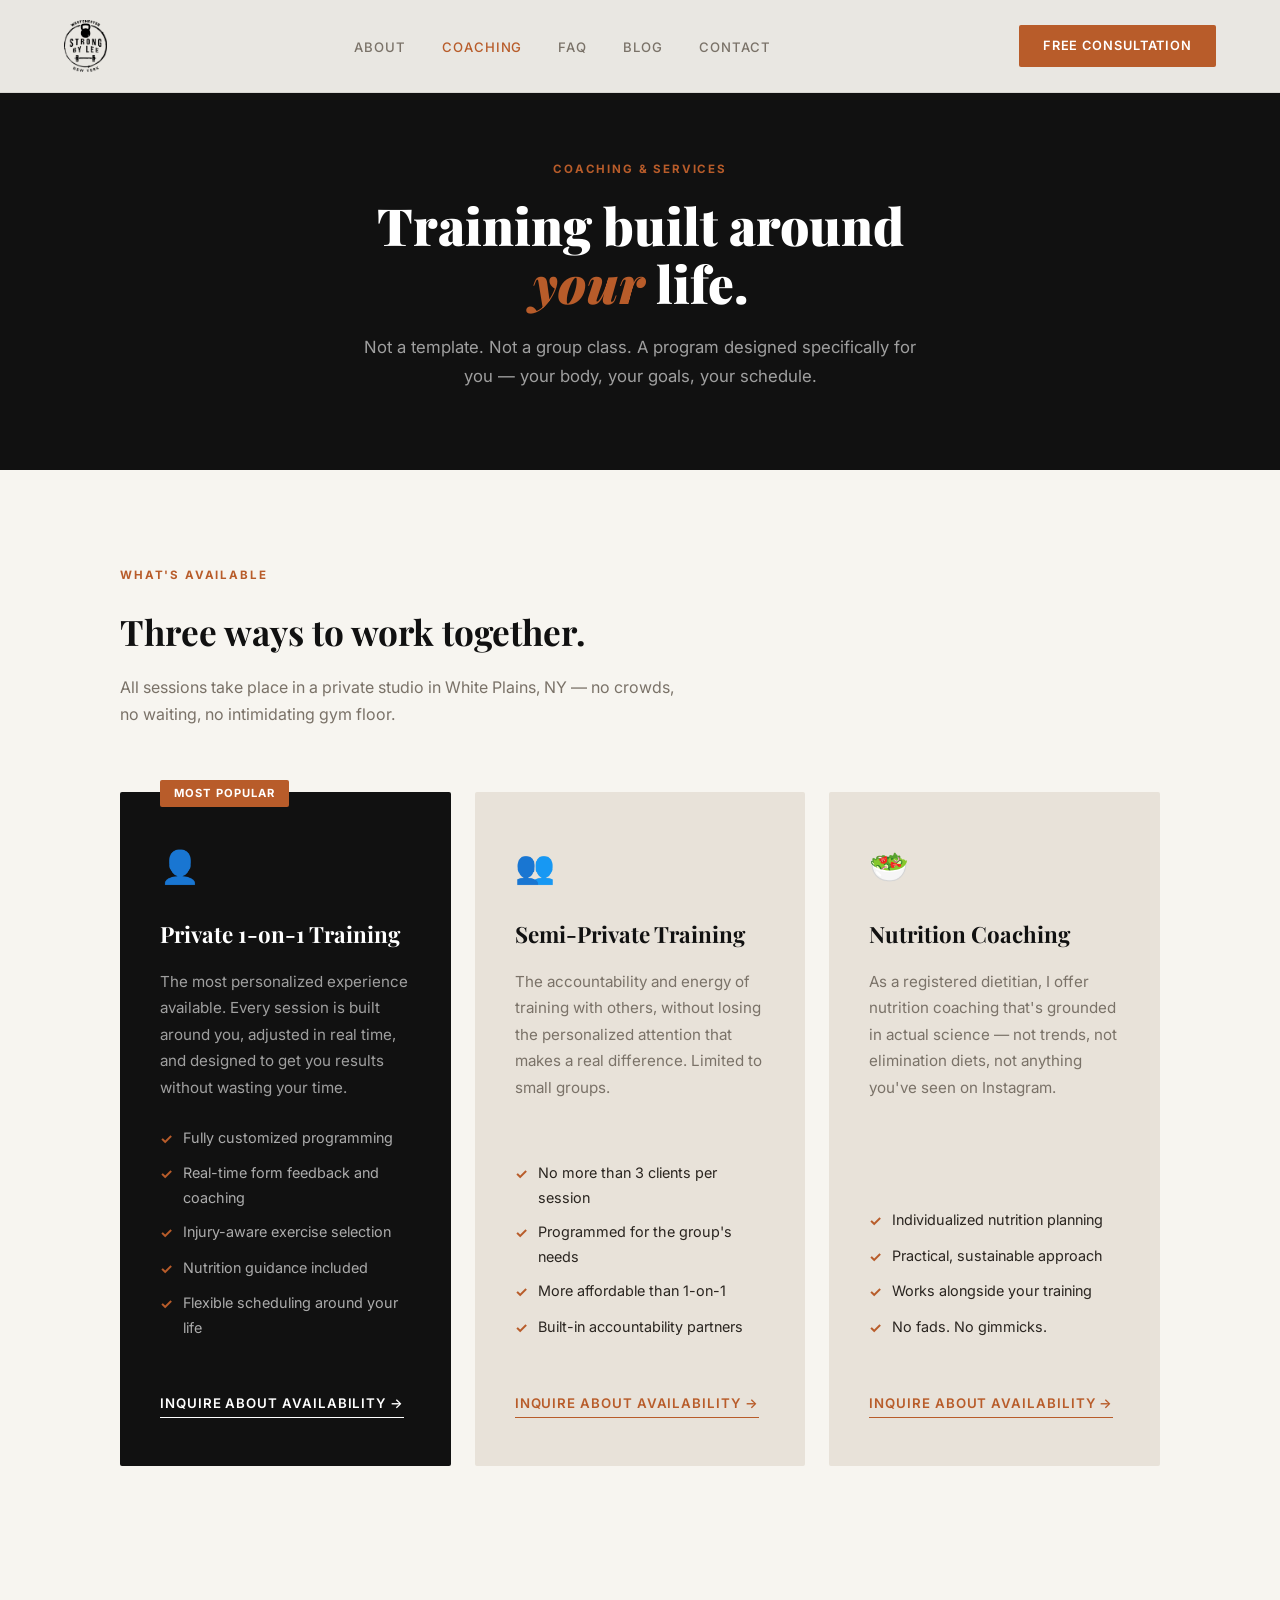
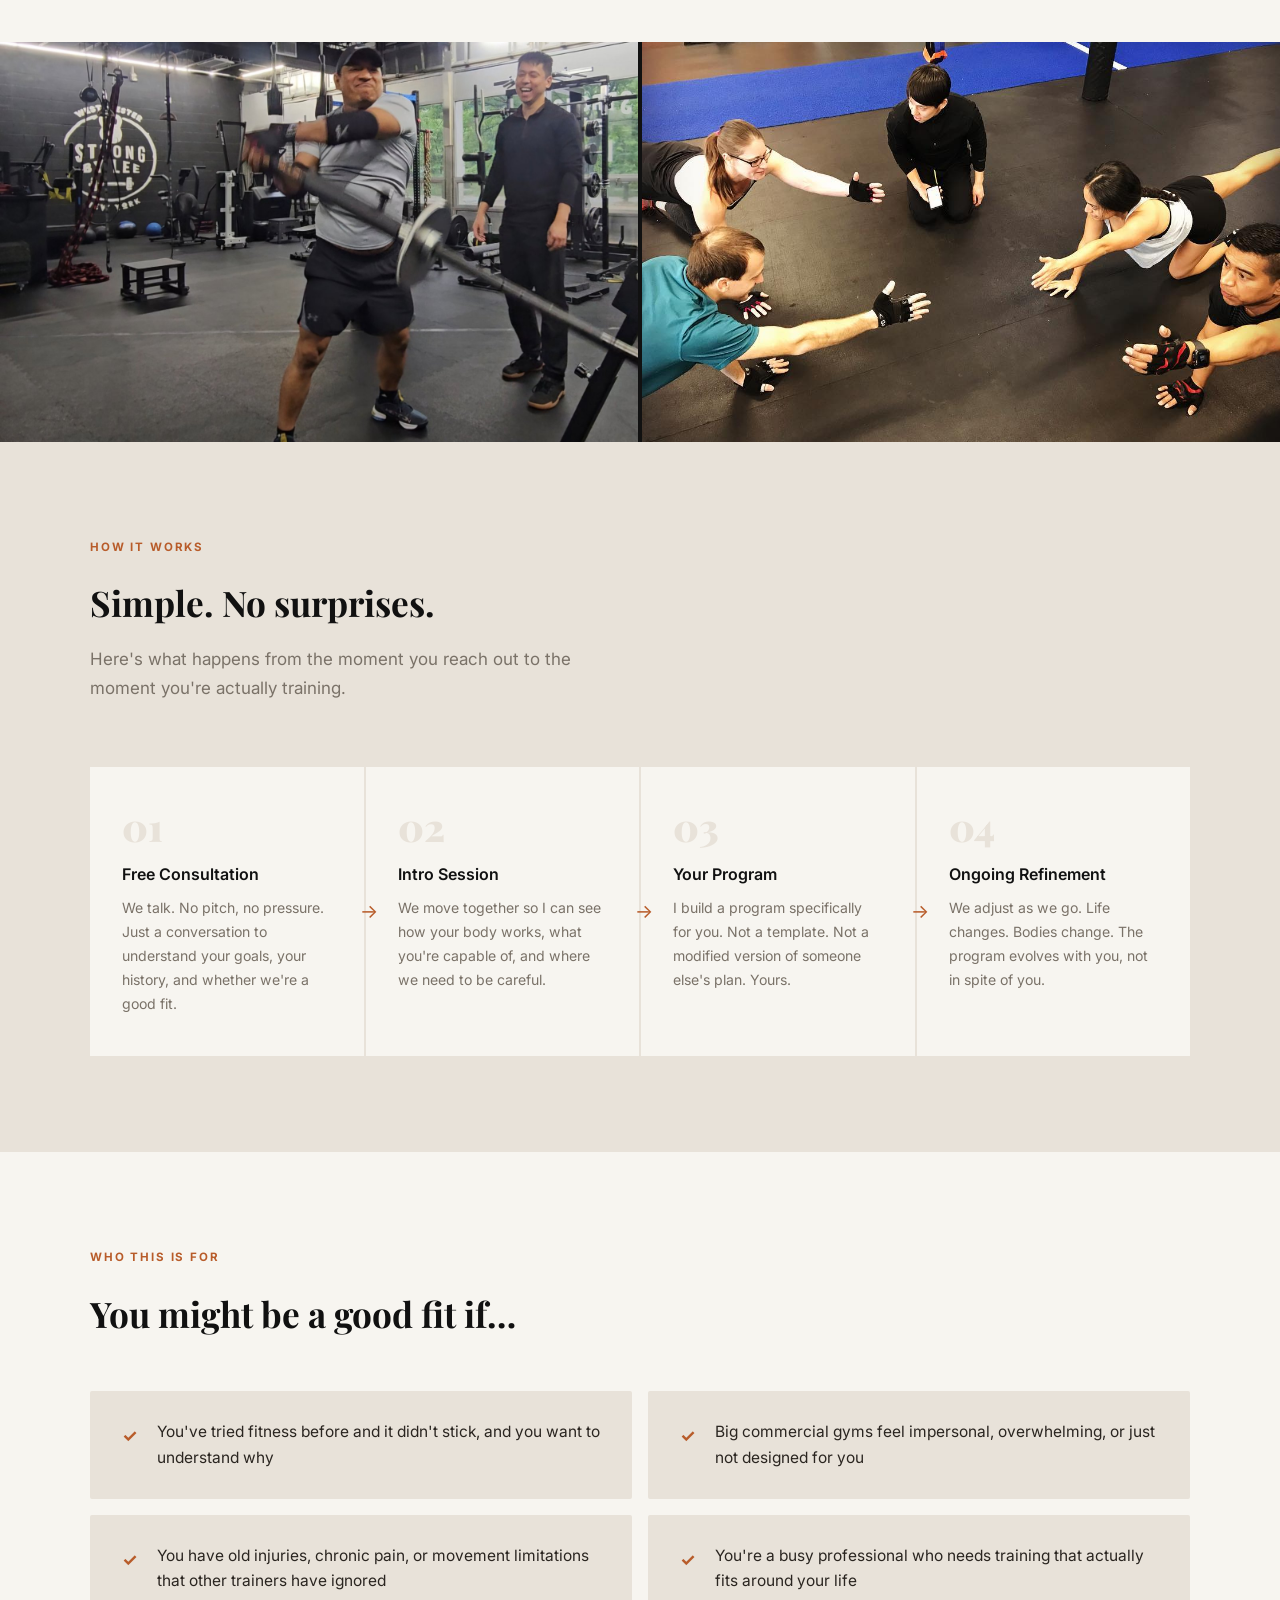
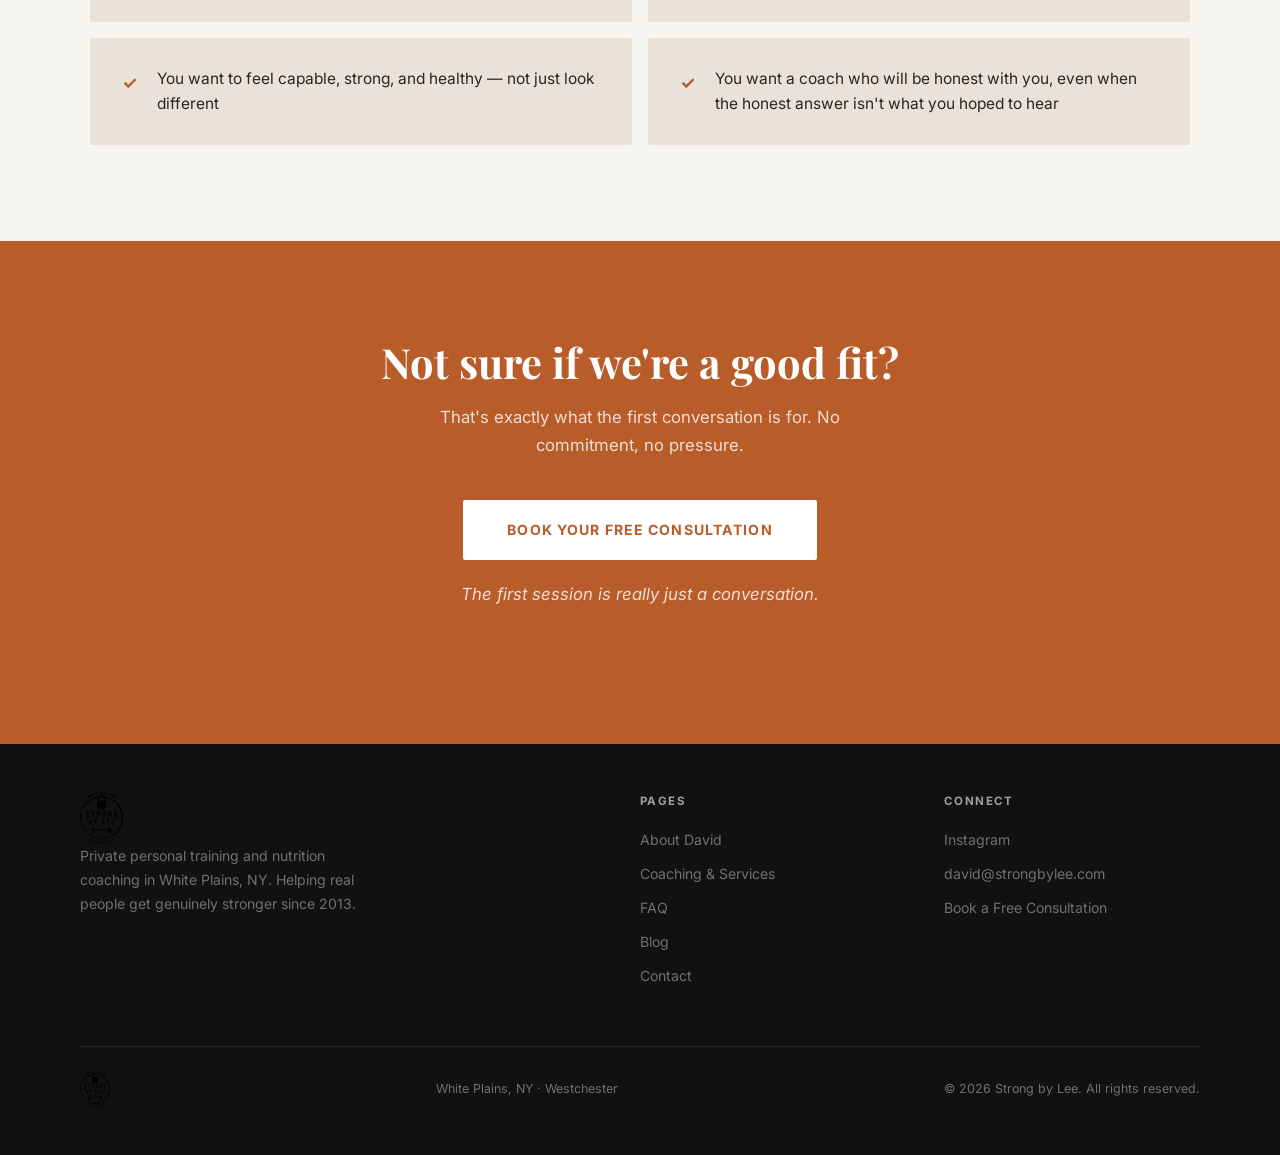
<file: coaching.html>
<!DOCTYPE html>
<html lang="en">
<head>
  <meta charset="UTF-8" />
  <meta name="viewport" content="width=device-width, initial-scale=1.0" />
  <title>Coaching & Services — Strong by Lee | White Plains, NY</title>
  <meta name="description" content="Private personal training, small group sessions, and nutrition coaching in White Plains, NY. Personalized programs for real people." />
  <link href="https://fonts.googleapis.com/css2?family=Playfair+Display:ital,wght@0,700;0,900;1,700&family=Inter:wght@300;400;500;600&display=swap" rel="stylesheet" />
  <link rel="stylesheet" href="css/style.css" />
  <style>
    .services {
      padding: 96px 80px; max-width: 1200px; margin: 0 auto;
    }
    .services h2 {
      font-family: 'Playfair Display', serif;
      font-size: 2.2rem; font-weight: 700;
      color: var(--black); margin-bottom: 12px;
    }
    .services > p {
      color: var(--muted); font-size: 1rem;
      max-width: 560px; margin-bottom: 64px;
    }
    .services-grid {
      display: grid; grid-template-columns: repeat(3, 1fr); gap: 24px;
      margin-bottom: 80px;
    }
    .service-card {
      background: var(--warm); padding: 48px 40px; border-radius: 2px;
      display: flex; flex-direction: column;
    }
    .service-card.featured {
      background: var(--black); position: relative;
    }
    .service-badge {
      position: absolute; top: -12px; left: 40px;
      background: var(--accent); color: #fff;
      font-size: 0.7rem; font-weight: 700;
      letter-spacing: 0.1em; text-transform: uppercase;
      padding: 4px 14px; border-radius: 2px;
    }
    .service-icon { font-size: 2rem; margin-bottom: 20px; display: block; }
    .service-card h3 {
      font-family: 'Playfair Display', serif;
      font-size: 1.4rem; font-weight: 700;
      color: var(--black); margin-bottom: 16px;
    }
    .service-card.featured h3 { color: #fff; }
    .service-card p { font-size: 0.95rem; color: var(--muted); line-height: 1.75; flex: 1; }
    .service-card.featured p { color: rgba(255,255,255,0.6); }
    .service-features {
      margin: 24px 0; list-style: none; display: flex; flex-direction: column; gap: 10px;
    }
    .service-features li {
      font-size: 0.9rem; color: var(--text);
      display: flex; gap: 10px; align-items: flex-start;
    }
    .service-card.featured .service-features li { color: rgba(255,255,255,0.65); }
    .service-features li::before {
      content: '✓'; color: var(--accent);
      font-weight: 700; flex-shrink: 0; margin-top: 1px;
    }
    .service-cta {
      display: inline-block; margin-top: auto;
      padding-top: 24px;
    }
    .service-cta a {
      display: inline-block; text-decoration: none;
      font-size: 0.83rem; font-weight: 600;
      letter-spacing: 0.07em; text-transform: uppercase;
      color: var(--accent); border-bottom: 1px solid var(--accent);
      padding-bottom: 2px; transition: opacity 0.2s;
    }
    .service-cta a:hover { opacity: 0.7; }
    .service-card.featured .service-cta a { color: #fff; border-color: #fff; }

    .process { background: var(--warm); padding: 96px 80px; }
    .process-inner { max-width: 1100px; margin: 0 auto; }
    .process-inner h2 {
      font-family: 'Playfair Display', serif;
      font-size: 2.2rem; font-weight: 700;
      color: var(--black); margin-bottom: 12px;
    }
    .process-inner > p {
      color: var(--muted); max-width: 520px; margin-bottom: 64px;
    }
    .process-steps {
      display: grid; grid-template-columns: repeat(4, 1fr); gap: 2px;
      background: var(--warm);
    }
    .process-step {
      background: var(--offwhite); padding: 40px 32px;
      position: relative;
    }
    .process-step::after {
      content: '→';
      position: absolute; right: -14px; top: 50%;
      transform: translateY(-50%);
      color: var(--accent); font-size: 1.2rem; z-index: 1;
    }
    .process-step:last-child::after { display: none; }
    .step-number {
      font-family: 'Playfair Display', serif;
      font-size: 2.4rem; font-weight: 900;
      color: var(--warm); line-height: 1; margin-bottom: 16px;
    }
    .process-step h3 {
      font-size: 1rem; font-weight: 600;
      color: var(--black); margin-bottom: 8px;
    }
    .process-step p { font-size: 0.88rem; color: var(--muted); line-height: 1.7; }

    .who-section { padding: 96px 80px; }
    .who-inner { max-width: 1100px; margin: 0 auto; }
    .who-inner h2 {
      font-family: 'Playfair Display', serif;
      font-size: 2.2rem; font-weight: 700;
      color: var(--black); margin-bottom: 48px;
    }
    .who-grid { display: grid; grid-template-columns: 1fr 1fr; gap: 16px; }
    .who-item {
      display: flex; gap: 20px; padding: 28px 32px;
      background: var(--warm); border-radius: 2px; align-items: flex-start;
    }
    .who-check { color: var(--accent); font-size: 1.1rem; margin-top: 2px; flex-shrink: 0; font-weight: 700; }
    .who-item p { font-size: 0.97rem; color: var(--text); line-height: 1.65; }

    @media (max-width: 900px) {
      .services { padding: 72px 32px; }
      .services-grid { grid-template-columns: 1fr; }
      .process { padding: 72px 32px; }
      .process-steps { grid-template-columns: 1fr; }
      .process-step::after { display: none; }
      .who-section { padding: 72px 32px; }
      .who-grid { grid-template-columns: 1fr; }
    }
  </style>
</head>
<body>

  <nav>
    <a href="index.html" class="nav-logo-img"><img src="images/logo.png" alt="Strong by Lee" height="52"></a>
    <ul class="nav-links">
      <li><a href="about.html">About</a></li>
      <li><a href="coaching.html" class="active">Coaching</a></li>
      <li><a href="faq.html">FAQ</a></li>
      <li><a href="blog.html">Blog</a></li>
      <li><a href="contact.html">Contact</a></li>
    </ul>
    <a href="contact.html" class="nav-cta">Free Consultation</a>
    <div class="nav-hamburger" id="hamburger">
      <span></span><span></span><span></span>
    </div>
  </nav>

  <div class="mobile-menu" id="mobileMenu">
    <span class="mobile-close" id="mobileClose">&times;</span>
    <a href="index.html">Home</a>
    <a href="about.html">About</a>
    <a href="coaching.html">Coaching</a>
    <a href="faq.html">FAQ</a>
    <a href="blog.html">Blog</a>
    <a href="contact.html">Contact</a>
    <a href="contact.html" style="color: var(--accent);">Free Consultation</a>
  </div>

  <div class="page-hero">
    <span class="section-label">Coaching & Services</span>
    <h1>Training built around<br/><em>your</em> life.</h1>
    <p>Not a template. Not a group class. A program designed specifically for you — your body, your goals, your schedule.</p>
  </div>

  <!-- SERVICES -->
  <section class="services reveal">
    <span class="section-label">What's available</span>
    <h2>Three ways to work together.</h2>
    <p>All sessions take place in a private studio in White Plains, NY — no crowds, no waiting, no intimidating gym floor.</p>

    <div class="services-grid">
      <div class="service-card featured">
        <span class="service-badge">Most Popular</span>
        <span class="service-icon">👤</span>
        <h3>Private 1-on-1 Training</h3>
        <p>The most personalized experience available. Every session is built around you, adjusted in real time, and designed to get you results without wasting your time.</p>
        <ul class="service-features">
          <li>Fully customized programming</li>
          <li>Real-time form feedback and coaching</li>
          <li>Injury-aware exercise selection</li>
          <li>Nutrition guidance included</li>
          <li>Flexible scheduling around your life</li>
        </ul>
        <div class="service-cta"><a href="contact.html">Inquire about availability →</a></div>
      </div>

      <div class="service-card">
        <span class="service-icon">👥</span>
        <h3>Semi-Private Training</h3>
        <p>The accountability and energy of training with others, without losing the personalized attention that makes a real difference. Limited to small groups.</p>
        <ul class="service-features">
          <li>No more than 3 clients per session</li>
          <li>Programmed for the group's needs</li>
          <li>More affordable than 1-on-1</li>
          <li>Built-in accountability partners</li>
        </ul>
        <div class="service-cta"><a href="contact.html">Inquire about availability →</a></div>
      </div>

      <div class="service-card">
        <span class="service-icon">🥗</span>
        <h3>Nutrition Coaching</h3>
        <p>As a registered dietitian, I offer nutrition coaching that's grounded in actual science — not trends, not elimination diets, not anything you've seen on Instagram.</p>
        <ul class="service-features">
          <li>Individualized nutrition planning</li>
          <li>Practical, sustainable approach</li>
          <li>Works alongside your training</li>
          <li>No fads. No gimmicks.</li>
        </ul>
        <div class="service-cta"><a href="contact.html">Inquire about availability →</a></div>
      </div>
    </div>
  </section>

  <!-- COACHING PHOTO STRIP -->
  <div style="display:grid; grid-template-columns: 1fr 1fr; gap:4px; background:var(--black);">
    <img src="images/studio-coaching.jpg" alt="David coaching in the Strong by Lee studio" style="width:100%; height:400px; object-fit:cover; display:block;">
    <img src="images/group-plank.jpg" alt="Semi-private training session" style="width:100%; height:400px; object-fit:cover; display:block;">
  </div>

  <!-- PROCESS -->
  <section class="process reveal">
    <div class="process-inner">
      <span class="section-label">How it works</span>
      <h2>Simple. No surprises.</h2>
      <p>Here's what happens from the moment you reach out to the moment you're actually training.</p>
      <div class="process-steps">
        <div class="process-step">
          <div class="step-number">01</div>
          <h3>Free Consultation</h3>
          <p>We talk. No pitch, no pressure. Just a conversation to understand your goals, your history, and whether we're a good fit.</p>
        </div>
        <div class="process-step">
          <div class="step-number">02</div>
          <h3>Intro Session</h3>
          <p>We move together so I can see how your body works, what you're capable of, and where we need to be careful.</p>
        </div>
        <div class="process-step">
          <div class="step-number">03</div>
          <h3>Your Program</h3>
          <p>I build a program specifically for you. Not a template. Not a modified version of someone else's plan. Yours.</p>
        </div>
        <div class="process-step">
          <div class="step-number">04</div>
          <h3>Ongoing Refinement</h3>
          <p>We adjust as we go. Life changes. Bodies change. The program evolves with you, not in spite of you.</p>
        </div>
      </div>
    </div>
  </section>

  <!-- WHO IT'S FOR -->
  <section class="who-section reveal">
    <div class="who-inner">
      <span class="section-label">Who this is for</span>
      <h2>You might be a good fit if…</h2>
      <div class="who-grid">
        <div class="who-item">
          <span class="who-check">✓</span>
          <p>You've tried fitness before and it didn't stick, and you want to understand why</p>
        </div>
        <div class="who-item">
          <span class="who-check">✓</span>
          <p>Big commercial gyms feel impersonal, overwhelming, or just not designed for you</p>
        </div>
        <div class="who-item">
          <span class="who-check">✓</span>
          <p>You have old injuries, chronic pain, or movement limitations that other trainers have ignored</p>
        </div>
        <div class="who-item">
          <span class="who-check">✓</span>
          <p>You're a busy professional who needs training that actually fits around your life</p>
        </div>
        <div class="who-item">
          <span class="who-check">✓</span>
          <p>You want to feel capable, strong, and healthy — not just look different</p>
        </div>
        <div class="who-item">
          <span class="who-check">✓</span>
          <p>You want a coach who will be honest with you, even when the honest answer isn't what you hoped to hear</p>
        </div>
      </div>
    </div>
  </section>

  <!-- CTA -->
  <section class="cta-section">
    <h2>Not sure if we're a good fit?</h2>
    <p>That's exactly what the first conversation is for. No commitment, no pressure.</p>
    <a href="contact.html" class="btn-white">Book Your Free Consultation</a>
    <p class="cta-note">The first session is really just a conversation.</p>
  </section>

  <!-- FOOTER -->
  <footer>
    <div class="footer-inner">
      <div class="footer-brand">
        <a href="index.html" class="nav-logo-img"><img src="images/logo.png" alt="Strong by Lee" height="48"></a>
        <p>Private personal training and nutrition coaching in White Plains, NY. Helping real people get genuinely stronger since 2013.</p>
      </div>
      <div class="footer-col">
        <h4>Pages</h4>
        <a href="about.html">About David</a>
        <a href="coaching.html">Coaching & Services</a>
        <a href="faq.html">FAQ</a>
        <a href="blog.html">Blog</a>
        <a href="contact.html">Contact</a>
      </div>
      <div class="footer-col">
        <h4>Connect</h4>
        <a href="https://instagram.com/strongbylee" target="_blank">Instagram</a>
        <a href="mailto:david@strongbylee.com">david@strongbylee.com</a>
        <a href="contact.html">Book a Free Consultation</a>
      </div>
    </div>
    <div class="footer-bottom">
      <img src="images/logo.png" alt="Strong by Lee" height="36">
      <span>White Plains, NY · Westchester</span>
      <span>© 2026 Strong by Lee. All rights reserved.</span>
    </div>
  </footer>

  <script>
    document.getElementById('hamburger').addEventListener('click', () => document.getElementById('mobileMenu').classList.add('open'));
    document.getElementById('mobileClose').addEventListener('click', () => document.getElementById('mobileMenu').classList.remove('open'));
  </script>
  <a href="#" class="back-to-top" id="backToTop" aria-label="Back to top">↑</a>
</body>
</html>
</file>
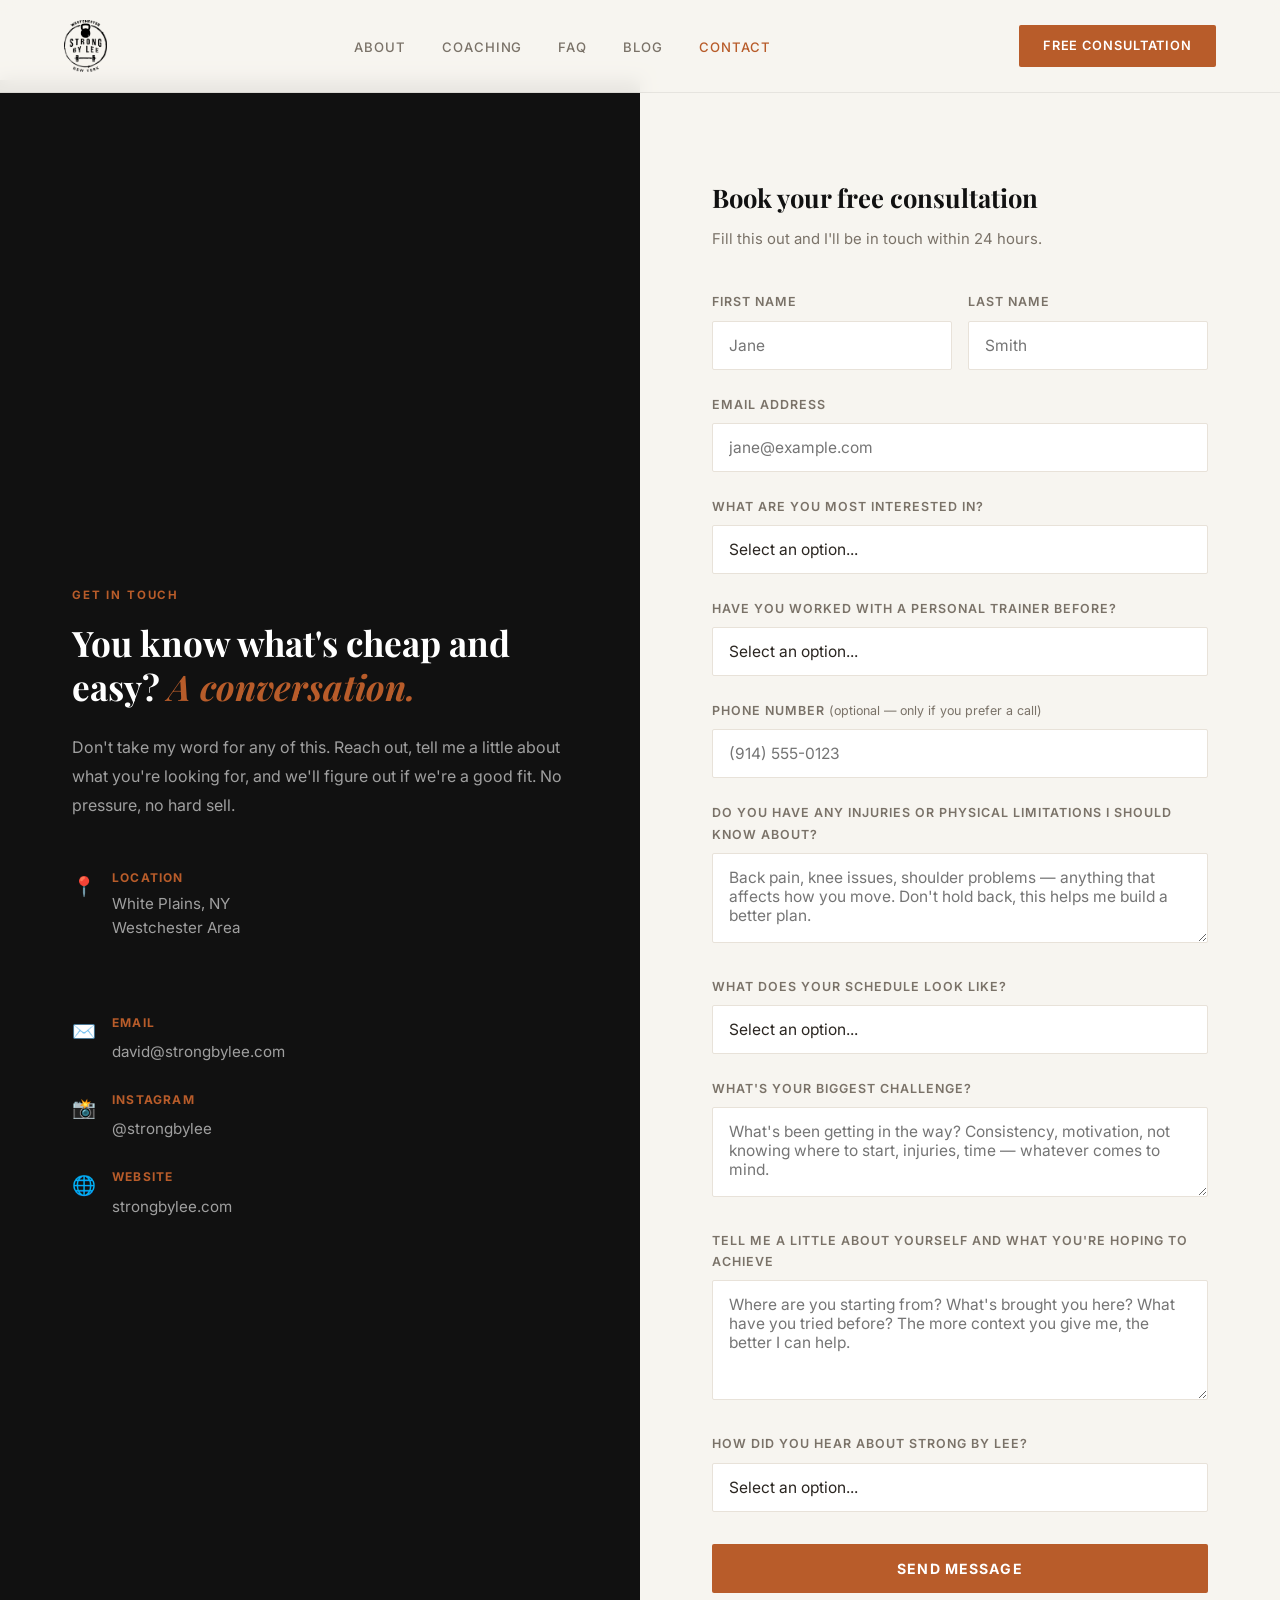
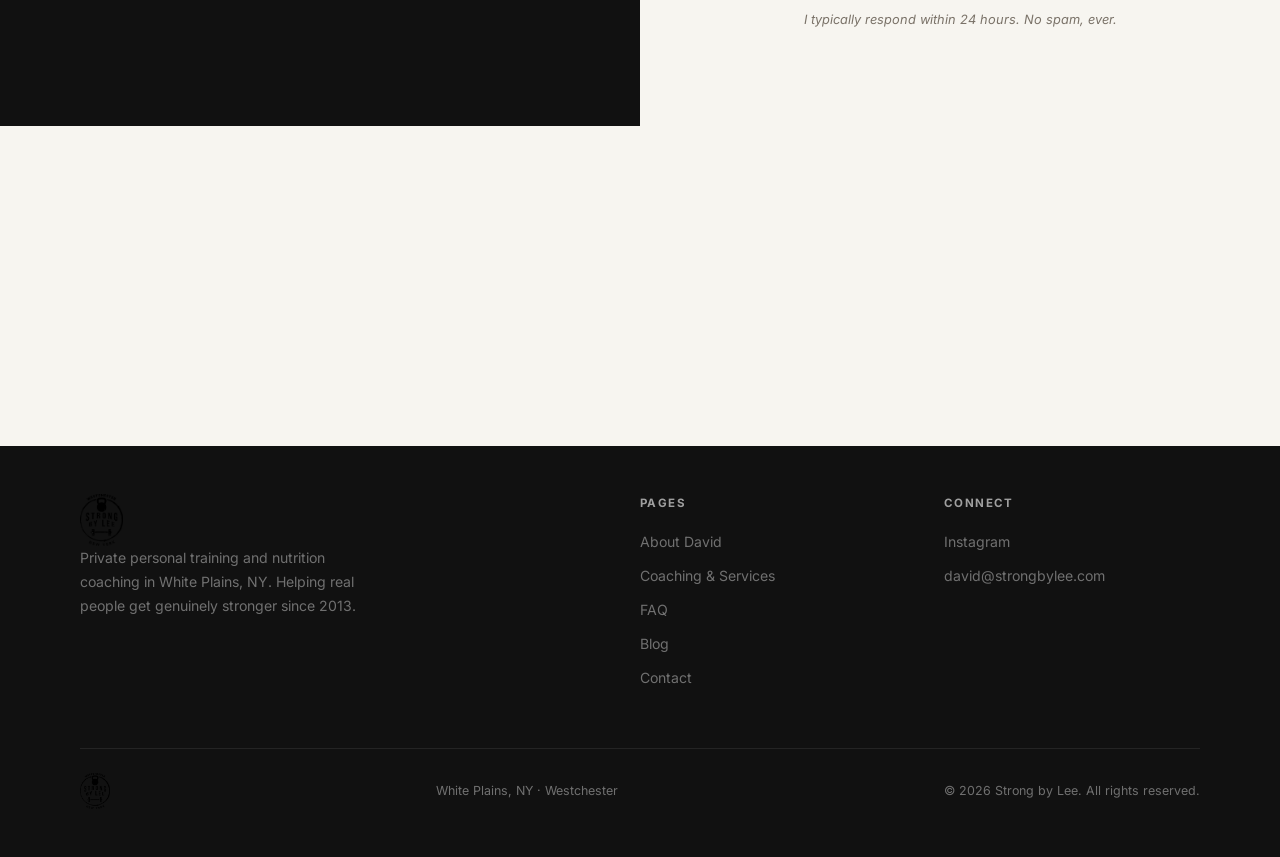
<file: contact.html>
<!DOCTYPE html>
<html lang="en">
<head>
  <meta charset="UTF-8" />
  <meta name="viewport" content="width=device-width, initial-scale=1.0" />
  <title>Contact — Strong by Lee | White Plains, NY</title>
  <meta name="description" content="Reach out to David at Strong by Lee in White Plains, NY to book your free consultation." />
  <link href="https://fonts.googleapis.com/css2?family=Playfair+Display:ital,wght@0,700;0,900;1,700&family=Inter:wght@300;400;500;600&display=swap" rel="stylesheet" />
  <link rel="stylesheet" href="css/style.css" />
  <style>
    .contact-section {
      display: grid; grid-template-columns: 1fr 1fr;
      min-height: 80vh; padding-top: 80px;
    }
    .contact-left {
      background: var(--black);
      padding: 96px 72px;
      display: flex; flex-direction: column; justify-content: center;
    }
    .contact-left h2 {
      font-family: 'Playfair Display', serif;
      font-size: 2.2rem; font-weight: 700;
      color: #fff; margin-bottom: 24px; line-height: 1.25;
    }
    .contact-left h2 em { color: var(--accent); font-style: italic; }
    .contact-left p {
      color: rgba(255,255,255,0.6);
      font-size: 1rem; line-height: 1.8; margin-bottom: 48px;
    }
    .contact-details { display: flex; flex-direction: column; gap: 24px; }
    .contact-detail {
      display: flex; gap: 16px; align-items: flex-start;
    }
    .contact-detail-icon {
      font-size: 1.2rem; margin-top: 2px; flex-shrink: 0;
    }
    .contact-detail-text h4 {
      font-size: 0.75rem; font-weight: 700;
      letter-spacing: 0.1em; text-transform: uppercase;
      color: var(--accent); margin-bottom: 4px;
    }
    .contact-detail-text p, .contact-detail-text a {
      color: rgba(255,255,255,0.6); font-size: 0.95rem;
      text-decoration: none; line-height: 1.6;
    }
    .contact-detail-text a:hover { color: var(--accent); }

    .contact-right {
      background: var(--offwhite);
      padding: 96px 72px;
      display: flex; flex-direction: column; justify-content: center;
    }
    .contact-right h3 {
      font-family: 'Playfair Display', serif;
      font-size: 1.6rem; font-weight: 700;
      color: var(--black); margin-bottom: 8px;
    }
    .contact-right > p {
      color: var(--muted); font-size: 0.93rem;
      margin-bottom: 40px; line-height: 1.6;
    }

    .form-group { margin-bottom: 24px; }
    .form-group label {
      display: block; font-size: 0.78rem; font-weight: 600;
      letter-spacing: 0.08em; text-transform: uppercase;
      color: var(--muted); margin-bottom: 8px;
    }
    .form-group input,
    .form-group select,
    .form-group textarea {
      width: 100%;
      padding: 14px 16px;
      border: 1px solid var(--warm);
      border-radius: 2px;
      background: #fff;
      font-family: 'Inter', sans-serif;
      font-size: 0.97rem; color: var(--text);
      outline: none; transition: border-color 0.2s;
      -webkit-appearance: none;
    }
    .form-group input:focus,
    .form-group select:focus,
    .form-group textarea:focus {
      border-color: var(--accent);
    }
    .form-group textarea { resize: vertical; min-height: 120px; }
    .form-row { display: grid; grid-template-columns: 1fr 1fr; gap: 16px; }
    .form-submit {
      width: 100%; padding: 16px;
      background: var(--accent); color: #fff; border: none;
      border-radius: 2px; font-family: 'Inter', sans-serif;
      font-size: 0.88rem; font-weight: 700;
      letter-spacing: 0.08em; text-transform: uppercase;
      cursor: pointer; transition: background 0.2s; margin-top: 8px;
    }
    .form-submit:hover { background: var(--accent-dark); }
    .form-note {
      font-size: 0.8rem; color: var(--muted);
      text-align: center; margin-top: 16px; font-style: italic;
    }
    .success-message {
      display: none; background: var(--warm);
      border-left: 4px solid var(--accent);
      padding: 20px 24px; border-radius: 0 2px 2px 0;
      margin-top: 24px;
    }
    .success-message p { font-size: 0.95rem; color: var(--text); }

    @media (max-width: 900px) {
      .contact-section { grid-template-columns: 1fr; padding-top: 80px; }
      .contact-left, .contact-right { padding: 64px 32px; }
      .form-row { grid-template-columns: 1fr; }
    }
  </style>
</head>
<body>

  <nav>
    <a href="index.html" class="nav-logo-img"><img src="images/logo.png" alt="Strong by Lee" height="52"></a>
    <ul class="nav-links">
      <li><a href="about.html">About</a></li>
      <li><a href="coaching.html">Coaching</a></li>
      <li><a href="faq.html">FAQ</a></li>
      <li><a href="blog.html">Blog</a></li>
      <li><a href="contact.html" class="active">Contact</a></li>
    </ul>
    <a href="contact.html" class="nav-cta">Free Consultation</a>
    <div class="nav-hamburger" id="hamburger">
      <span></span><span></span><span></span>
    </div>
  </nav>

  <div class="mobile-menu" id="mobileMenu">
    <span class="mobile-close" id="mobileClose">&times;</span>
    <a href="index.html">Home</a>
    <a href="about.html">About</a>
    <a href="coaching.html">Coaching</a>
    <a href="faq.html">FAQ</a>
    <a href="blog.html">Blog</a>
    <a href="contact.html">Contact</a>
  </div>

  <section class="contact-section reveal">
    <div class="contact-left">
      <span class="section-label">Get in touch</span>
      <h2>You know what's cheap and easy? <em>A conversation.</em></h2>
      <p>Don't take my word for any of this. Reach out, tell me a little about what you're looking for, and we'll figure out if we're a good fit. No pressure, no hard sell.</p>

      <div class="contact-details">
        <div class="contact-detail">
          <span class="contact-detail-icon">📍</span>
          <div class="contact-detail-text">
            <h4>Location</h4>
            <p>White Plains, NY<br/>Westchester Area</p>
          </div>
        </div>
        <div class="contact-detail">
          <span class="contact-detail-icon">✉️</span>
          <div class="contact-detail-text">
            <h4>Email</h4>
            <a href="mailto:david@strongbylee.com">david@strongbylee.com</a>
          </div>
        </div>
        <div class="contact-detail">
          <span class="contact-detail-icon">📸</span>
          <div class="contact-detail-text">
            <h4>Instagram</h4>
            <a href="https://instagram.com/strongbylee" target="_blank">@strongbylee</a>
          </div>
        </div>
        <div class="contact-detail">
          <span class="contact-detail-icon">🌐</span>
          <div class="contact-detail-text">
            <h4>Website</h4>
            <a href="index.html">strongbylee.com</a>
          </div>
        </div>
      </div>
    </div>

    <div class="contact-right">
      <h3>Book your free consultation</h3>
      <p>Fill this out and I'll be in touch within 24 hours.</p>

      <form id="contactForm" action="https://formspree.io/f/mzdnrkly" method="POST">
        <div class="form-row">
          <div class="form-group">
            <label for="firstName">First Name</label>
            <input type="text" id="firstName" name="firstName" placeholder="Jane" required />
          </div>
          <div class="form-group">
            <label for="lastName">Last Name</label>
            <input type="text" id="lastName" name="lastName" placeholder="Smith" required />
          </div>
        </div>

        <div class="form-group">
          <label for="email">Email Address</label>
          <input type="email" id="email" name="email" placeholder="jane@example.com" required />
        </div>

        <div class="form-group">
          <label for="interest">What are you most interested in?</label>
          <select id="interest" name="interest">
            <option value="">Select an option...</option>
            <option value="1on1">Private 1-on-1 Training</option>
            <option value="semi-private">Semi-Private Training</option>
            <option value="nutrition">Nutrition Coaching</option>
            <option value="both">Training + Nutrition</option>
            <option value="unsure">Not sure yet</option>
          </select>
        </div>

        <div class="form-group">
          <label for="trained-before">Have you worked with a personal trainer before?</label>
          <select id="trained-before" name="trained-before">
            <option value="">Select an option...</option>
            <option value="yes">Yes</option>
            <option value="no">No</option>
            <option value="long-ago">Yes, but it was a long time ago</option>
          </select>
        </div>

        <div class="form-group">
          <label for="phone">Phone Number <span style="font-weight:400; text-transform:none; letter-spacing:0; color: var(--muted);">(optional — only if you prefer a call)</span></label>
          <input type="tel" id="phone" name="phone" placeholder="(914) 555-0123" />
        </div>

        <div class="form-group">
          <label for="injuries">Do you have any injuries or physical limitations I should know about?</label>
          <textarea id="injuries" name="injuries" placeholder="Back pain, knee issues, shoulder problems — anything that affects how you move. Don't hold back, this helps me build a better plan." style="min-height: 90px;"></textarea>
        </div>

        <div class="form-group">
          <label for="schedule">What does your schedule look like?</label>
          <select id="schedule" name="schedule">
            <option value="">Select an option...</option>
            <option value="weekday-mornings">Weekday mornings</option>
            <option value="weekday-afternoons">Weekday afternoons</option>
            <option value="weekday-evenings">Weekday evenings</option>
            <option value="weekends">Weekends</option>
            <option value="flexible">Flexible</option>
            <option value="mixed">Mix of the above</option>
          </select>
        </div>

        <div class="form-group">
          <label for="challenge">What's your biggest challenge?</label>
          <textarea id="challenge" name="challenge" placeholder="What's been getting in the way? Consistency, motivation, not knowing where to start, injuries, time — whatever comes to mind." style="min-height: 90px;"></textarea>
        </div>

        <div class="form-group">
          <label for="message">Tell me a little about yourself and what you're hoping to achieve</label>
          <textarea id="message" name="message" placeholder="Where are you starting from? What's brought you here? What have you tried before? The more context you give me, the better I can help."></textarea>
        </div>

        <div class="form-group">
          <label for="referral">How did you hear about Strong by Lee?</label>
          <select id="referral" name="referral">
            <option value="">Select an option...</option>
            <option value="google">Google Search</option>
            <option value="google-maps">Google Maps</option>
            <option value="instagram">Instagram</option>
            <option value="referral">Friend or Family Referral</option>
            <option value="existing-client">Current or Past Client</option>
            <option value="other">Other</option>
          </select>
        </div>

        <button type="submit" class="form-submit">Send Message</button>
        <p class="form-note">I typically respond within 24 hours. No spam, ever.</p>
      </form>

      <div class="success-message" id="successMessage">
        <p>Got it — thank you. I'll be in touch within 24 hours. In the meantime, feel free to check out the <a href="faq.html" style="color: var(--accent);">FAQ</a> if you have questions.</p>
      </div>
    </div>
  </section>

  <!-- MAP -->
  <iframe
    class="map-embed"
    src="https://www.google.com/maps/embed?pb=!1m18!1m12!1m3!1d48156.39444625807!2d-73.80418!3d41.03398!2m3!1f0!2f0!3f0!3m2!1i1024!2i768!4f13.1!3m3!1m2!1s0x89c2933de3e4fb4b%3A0xa1df43e1c8be918c!2sWhite%20Plains%2C%20NY!5e0!3m2!1sen!2sus!4v1620000000000!5m2!1sen!2sus"
    allowfullscreen=""
    loading="lazy"
    referrerpolicy="no-referrer-when-downgrade"
    title="Strong by Lee — White Plains, NY">
  </iframe>

  <footer>
    <div class="footer-inner">
      <div class="footer-brand">
        <a href="index.html" class="nav-logo-img"><img src="images/logo.png" alt="Strong by Lee" height="48"></a>
        <p>Private personal training and nutrition coaching in White Plains, NY. Helping real people get genuinely stronger since 2013.</p>
      </div>
      <div class="footer-col">
        <h4>Pages</h4>
        <a href="about.html">About David</a>
        <a href="coaching.html">Coaching & Services</a>
        <a href="faq.html">FAQ</a>
        <a href="blog.html">Blog</a>
        <a href="contact.html">Contact</a>
      </div>
      <div class="footer-col">
        <h4>Connect</h4>
        <a href="https://instagram.com/strongbylee" target="_blank">Instagram</a>
        <a href="mailto:david@strongbylee.com">david@strongbylee.com</a>
      </div>
    </div>
    <div class="footer-bottom">
      <img src="images/logo.png" alt="Strong by Lee" height="36">
      <span>White Plains, NY · Westchester</span>
      <span>© 2026 Strong by Lee. All rights reserved.</span>
    </div>
  </footer>

  <script>
    document.getElementById('hamburger').addEventListener('click', () => document.getElementById('mobileMenu').classList.add('open'));
    document.getElementById('mobileClose').addEventListener('click', () => document.getElementById('mobileMenu').classList.remove('open'));

    document.getElementById('contactForm').addEventListener('submit', async function(e) {
      e.preventDefault();
      const form = this;
      const data = new FormData(form);
      try {
        const response = await fetch('https://formspree.io/f/mzdnrkly', {
          method: 'POST',
          body: data,
          headers: { 'Accept': 'application/json' }
        });
        if (response.ok) {
          form.style.display = 'none';
          document.getElementById('successMessage').style.display = 'block';
        } else {
          alert('Something went wrong. Please email david@strongbylee.com directly.');
        }
      } catch (error) {
        alert('Something went wrong. Please email david@strongbylee.com directly.');
      }
    });
  </script>
  <a href="#" class="back-to-top" id="backToTop" aria-label="Back to top">↑</a>
</body>
</html>
</file>
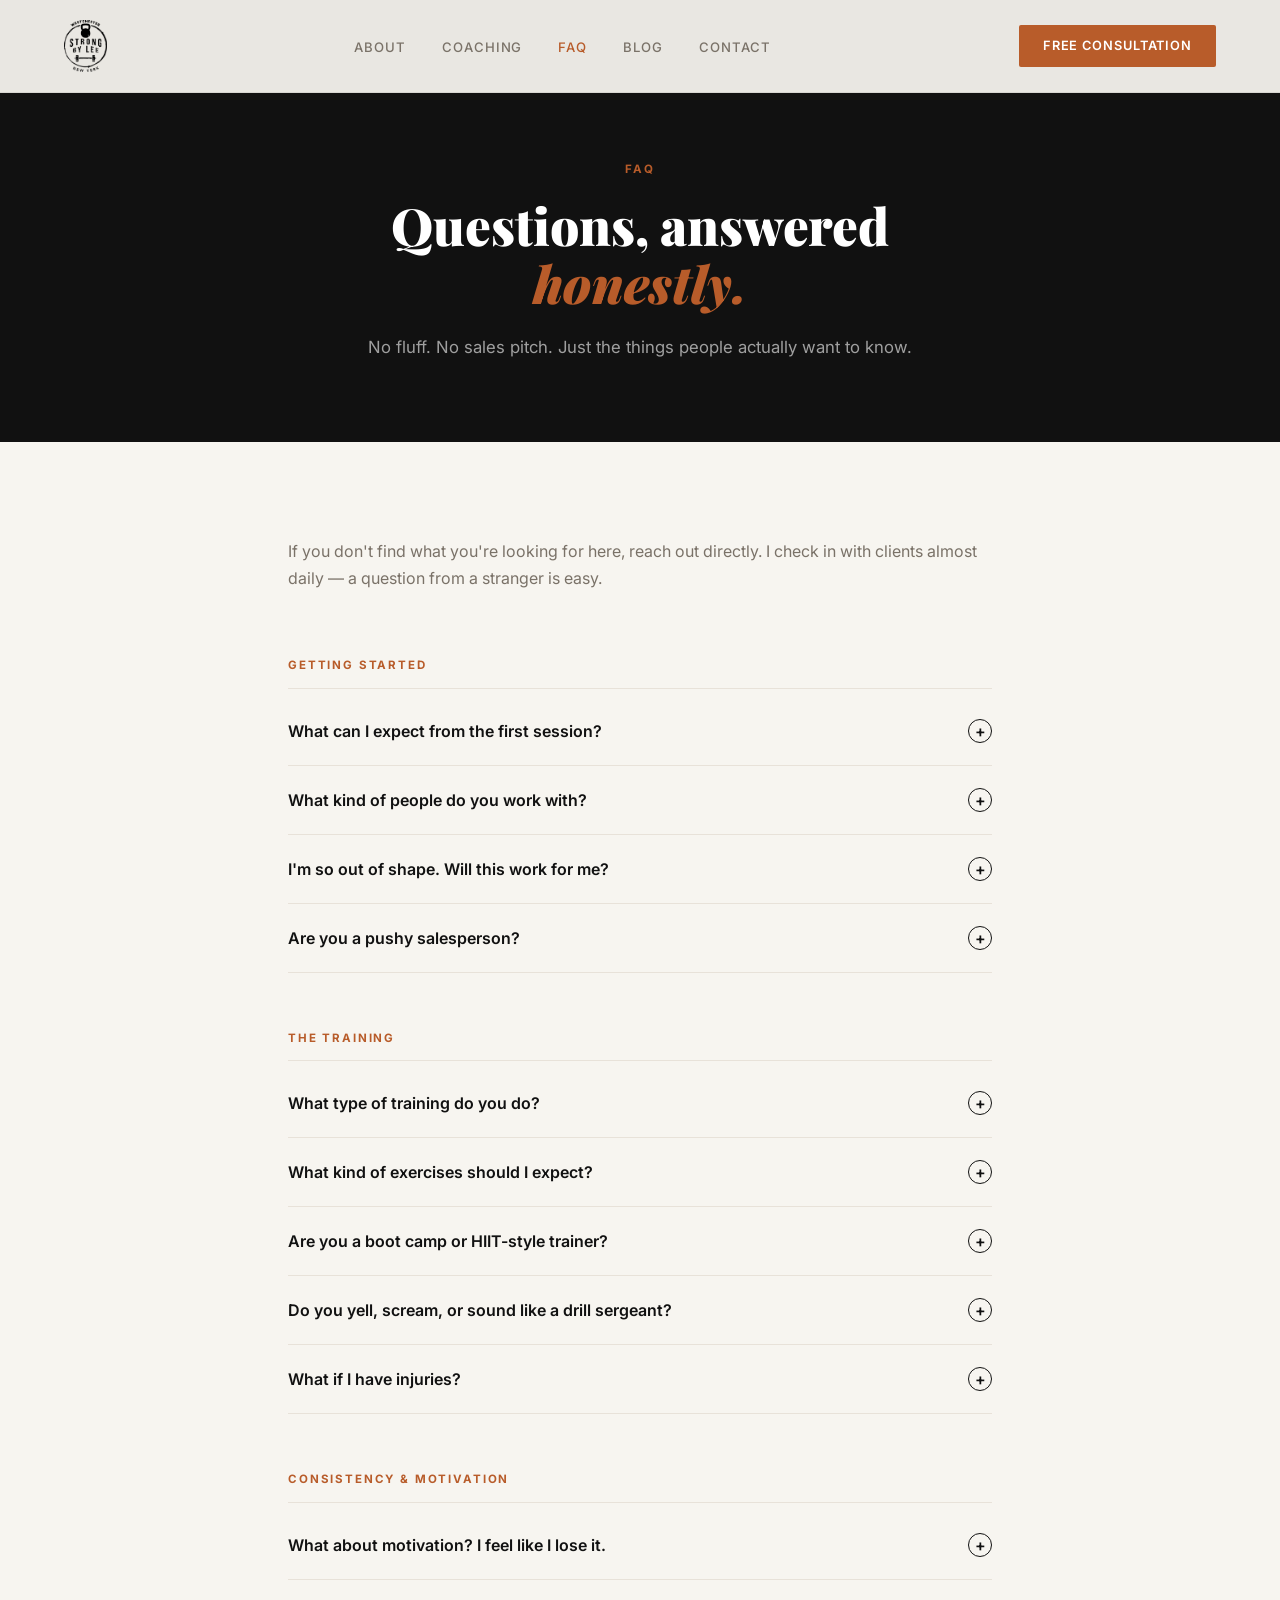
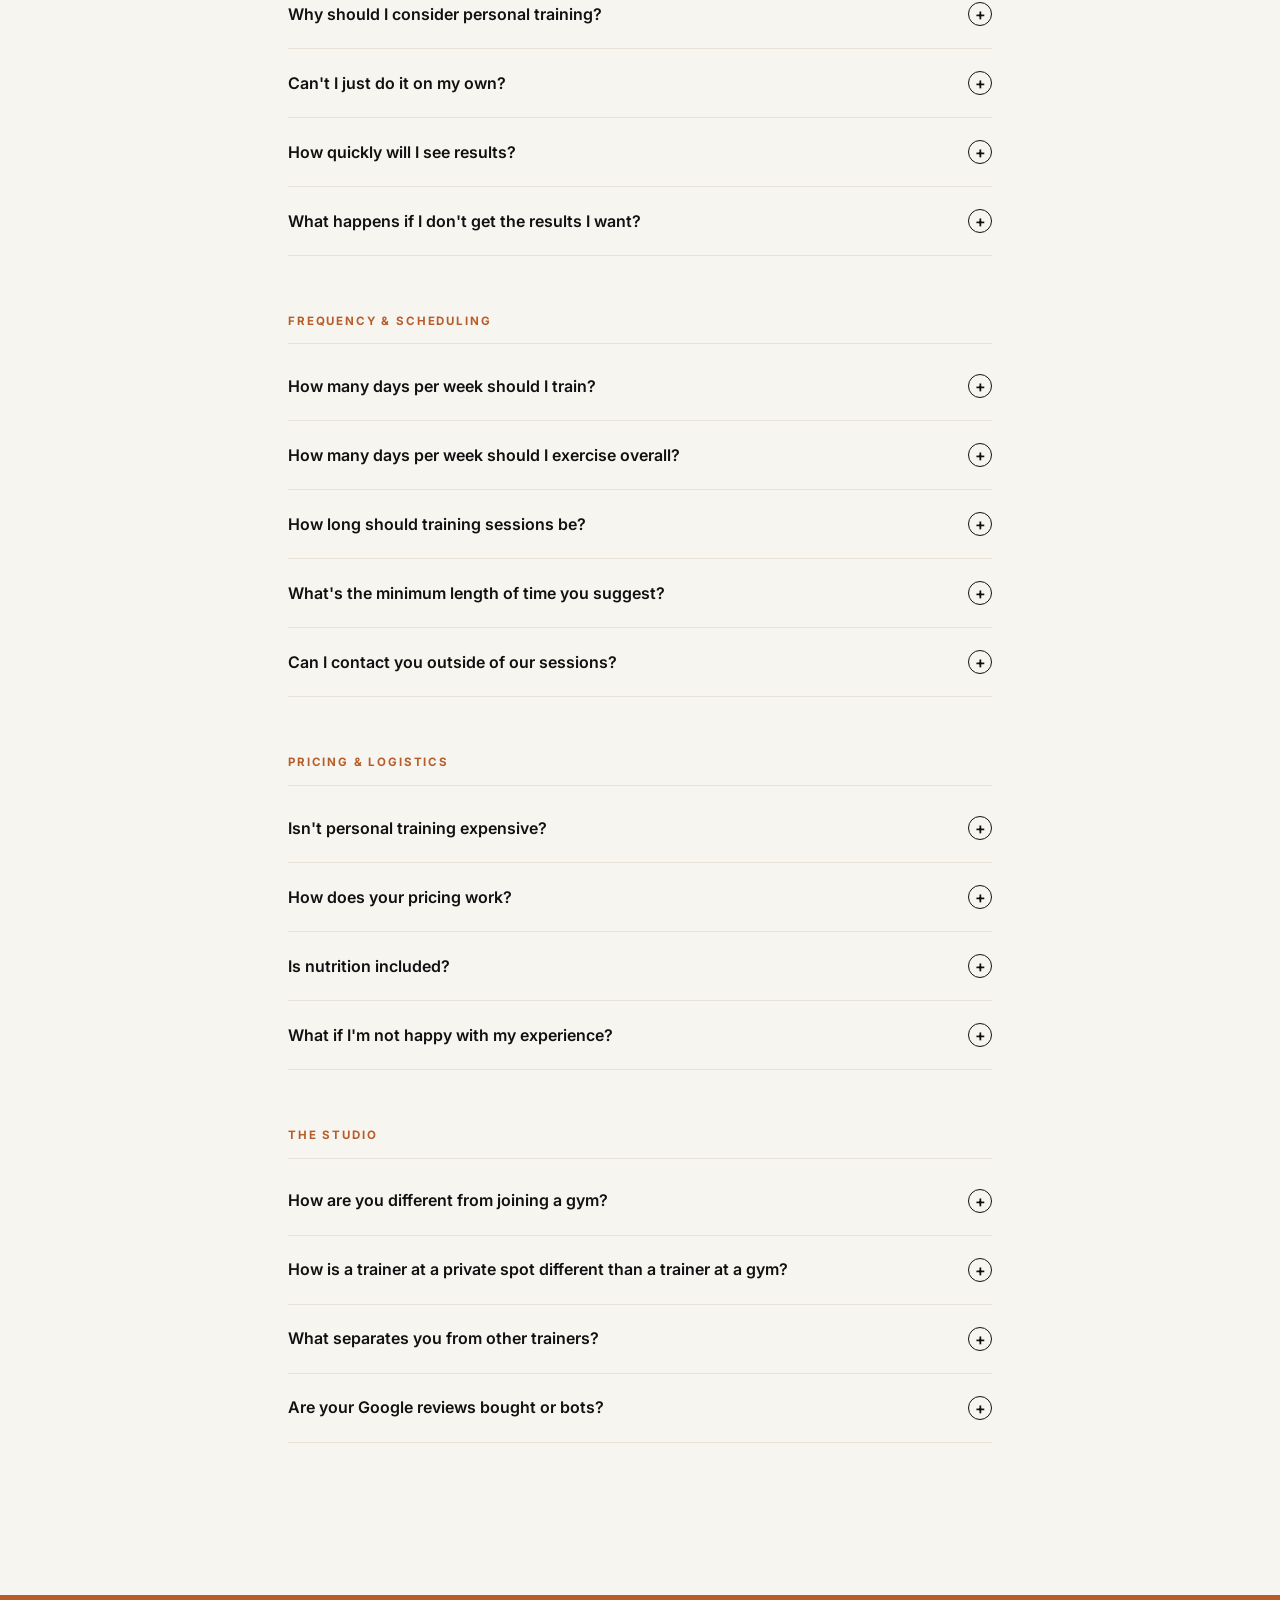
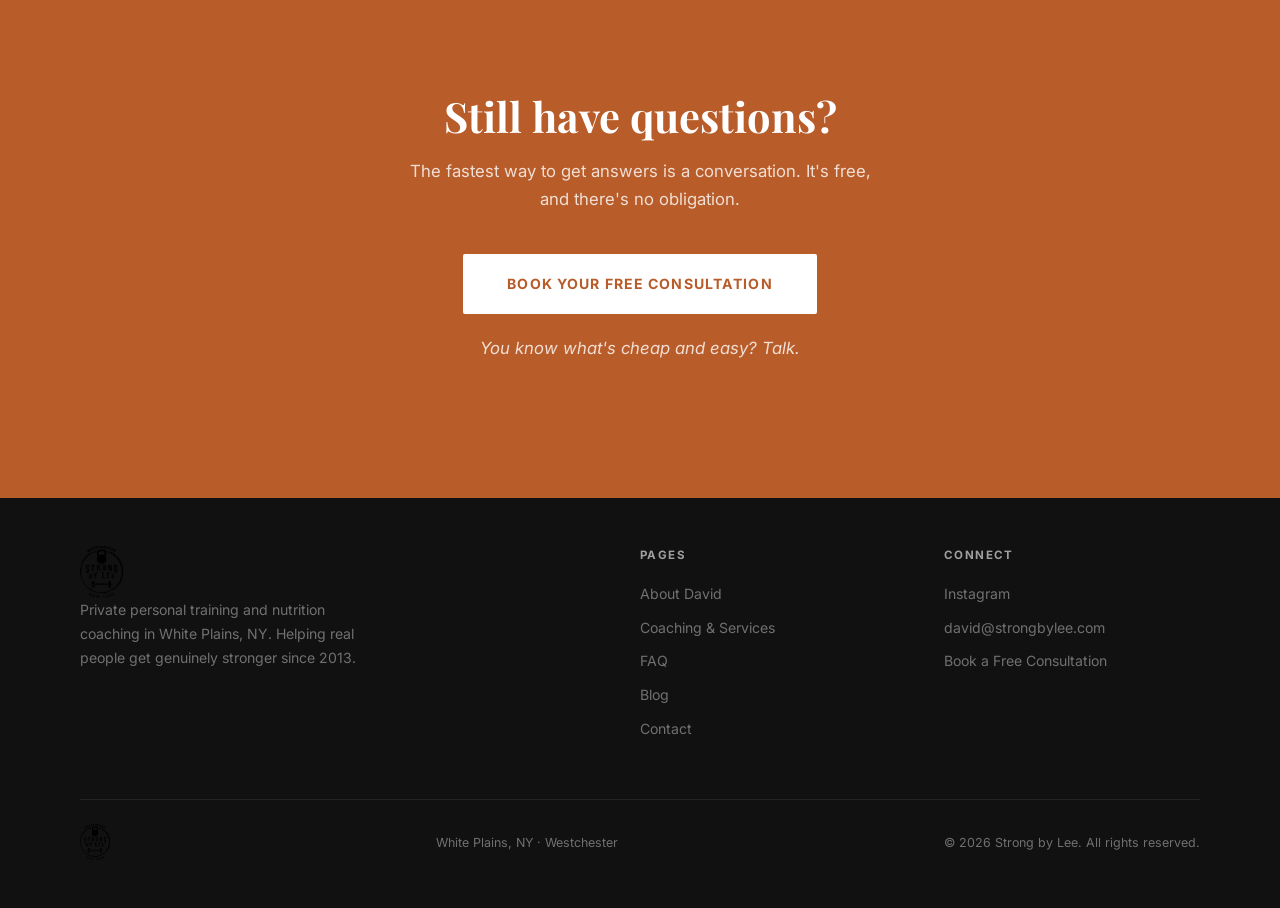
<file: faq.html>
<!DOCTYPE html>
<html lang="en">
<head>
  <meta charset="UTF-8" />
  <meta name="viewport" content="width=device-width, initial-scale=1.0" />
  <title>FAQ — Strong by Lee | White Plains, NY</title>
  <meta name="description" content="Honest answers to common questions about training with David at Strong by Lee in White Plains, NY." />
  <link href="https://fonts.googleapis.com/css2?family=Playfair+Display:ital,wght@0,700;0,900;1,700&family=Inter:wght@300;400;500;600&display=swap" rel="stylesheet" />
  <link rel="stylesheet" href="css/style.css" />
  <style>
    .faq-section { max-width: 800px; margin: 0 auto; padding: 96px 48px; }
    .faq-intro { color: var(--muted); font-size: 1rem; margin-bottom: 64px; line-height: 1.7; }

    .faq-group { margin-bottom: 56px; }
    .faq-group-label {
      font-size: 0.72rem; font-weight: 700;
      letter-spacing: 0.16em; text-transform: uppercase;
      color: var(--accent); margin-bottom: 8px; display: block;
      border-bottom: 1px solid var(--warm); padding-bottom: 12px;
    }

    .faq-item {
      border-bottom: 1px solid var(--warm);
    }
    .faq-question {
      width: 100%; background: none; border: none;
      text-align: left; cursor: pointer;
      padding: 22px 0;
      display: flex; justify-content: space-between; align-items: center;
      gap: 16px;
      font-family: 'Inter', sans-serif;
      font-size: 1rem; font-weight: 600;
      color: var(--black); line-height: 1.4;
      transition: color 0.2s;
    }
    .faq-question:hover { color: var(--accent); }
    .faq-question.open { color: var(--accent); }
    .faq-icon {
      flex-shrink: 0; width: 24px; height: 24px;
      border: 1px solid currentColor; border-radius: 50%;
      display: flex; align-items: center; justify-content: center;
      font-size: 1rem; line-height: 1;
      transition: transform 0.3s;
    }
    .faq-question.open .faq-icon { transform: rotate(45deg); }

    .faq-answer {
      max-height: 0; overflow: hidden;
      transition: max-height 0.4s ease, padding 0.3s ease;
    }
    .faq-answer.open { max-height: 1000px; }
    .faq-answer-inner { padding-bottom: 24px; }
    .faq-answer-inner p {
      font-size: 0.97rem; color: var(--text);
      line-height: 1.8; margin-bottom: 12px;
    }
    .faq-answer-inner p:last-child { margin-bottom: 0; }
    .faq-answer-inner ul {
      margin: 12px 0 12px 20px;
      display: flex; flex-direction: column; gap: 6px;
    }
    .faq-answer-inner ul li {
      font-size: 0.95rem; color: var(--text); line-height: 1.6;
    }
    .faq-answer-inner ul li::marker { color: var(--accent); }
    .faq-answer-inner em { color: var(--accent); font-style: italic; font-weight: 600; }
    .faq-answer-inner strong { color: var(--black); font-weight: 600; }

    @media (max-width: 900px) {
      .faq-section { padding: 72px 32px; }
    }
  </style>
</head>
<body>

  <nav>
    <a href="index.html" class="nav-logo-img"><img src="images/logo.png" alt="Strong by Lee" height="52"></a>
    <ul class="nav-links">
      <li><a href="about.html">About</a></li>
      <li><a href="coaching.html">Coaching</a></li>
      <li><a href="faq.html" class="active">FAQ</a></li>
      <li><a href="blog.html">Blog</a></li>
      <li><a href="contact.html">Contact</a></li>
    </ul>
    <a href="contact.html" class="nav-cta">Free Consultation</a>
    <div class="nav-hamburger" id="hamburger">
      <span></span><span></span><span></span>
    </div>
  </nav>

  <div class="mobile-menu" id="mobileMenu">
    <span class="mobile-close" id="mobileClose">&times;</span>
    <a href="index.html">Home</a>
    <a href="about.html">About</a>
    <a href="coaching.html">Coaching</a>
    <a href="faq.html">FAQ</a>
    <a href="blog.html">Blog</a>
    <a href="contact.html">Contact</a>
    <a href="contact.html" style="color: var(--accent);">Free Consultation</a>
  </div>

  <div class="page-hero">
    <span class="section-label">FAQ</span>
    <h1>Questions, answered<br/><em>honestly.</em></h1>
    <p>No fluff. No sales pitch. Just the things people actually want to know.</p>
  </div>

  <div class="faq-section reveal">
    <p class="faq-intro">If you don't find what you're looking for here, reach out directly. I check in with clients almost daily — a question from a stranger is easy.</p>

    <!-- GETTING STARTED -->
    <div class="faq-group">
      <span class="faq-group-label">Getting Started</span>

      <div class="faq-item">
        <button class="faq-question">
          What can I expect from the first session?
          <span class="faq-icon">+</span>
        </button>
        <div class="faq-answer">
          <div class="faq-answer-inner">
            <p>Me fumbling as I try my best to make you laugh, feel comfortable, and get to know you.</p>
            <p>The BIG goal of this session: to see if we will be a good fit. If you hate my personality, the way I look, the polo I wear, you'll leave and never come back. I can have the world's best programming, but if I don't make you feel comfortable, it won't matter.</p>
            <p>If you like me, we will understand your goals a bit more, see where your fitness levels are, and start crafting a personalized plan. Taking into consideration injuries and mobility issues, we will perform basic postural and strength movements such as push-ups, squats, planks, rows.</p>
            <p>Next, the prescription: what type of plan will best suit you? How often should you exercise? What should you expect from our coaching relationship? The last part of the session will involve discussing a potential coaching relationship. If we decide to work together — prices and schedules.</p>
          </div>
        </div>
      </div>

      <div class="faq-item">
        <button class="faq-question">
          What kind of people do you work with?
          <span class="faq-icon">+</span>
        </button>
        <div class="faq-answer">
          <div class="faq-answer-inner">
            <p>All kinds! Green, purple, orange, burgundy!</p>
            <p>While I am open to having a conversation with almost anyone, we don't make good fits for everyone. My most successful clients are those who:</p>
            <ul>
              <li>Want more control over their health and confidence over their fitness</li>
              <li>May be uncomfortable going to a big, impersonal gym</li>
              <li>May not have a lot of experience working out</li>
              <li>Need personalized support from a qualified coach</li>
              <li>Need a 'break' from their crazy day</li>
              <li>And, of course, those who want to look better</li>
            </ul>
            <p>There's no specific age group, but my client age range is 18 to 80, and the average is around 40.</p>
          </div>
        </div>
      </div>

      <div class="faq-item">
        <button class="faq-question">
          I'm so out of shape. Will this work for me?
          <span class="faq-icon">+</span>
        </button>
        <div class="faq-answer">
          <div class="faq-answer-inner">
            <p>Almost any exercise program will work if you're out of shape. Seriously. The body will kick into overdrive to 'adapt' to stresses, and it sees exercise as a 'stress' — even though it tends to be a positive one. It's less about the actual workout program, and more about sticking to it. Good coaching can be the difference between sticking to a program and slipping.</p>
            <p>What's also crucially important is how you're coached. Many people view trainers as musclehead gym junkies who were athletes and only drink protein shakes, yell at their clients, and can't count. While I can't count, I make every effort to make my clients feel comfortable each session. I've noticed the more comfortable I make my clients feel, the more motivated they are and the harder they work. As a result, they see better results.</p>
          </div>
        </div>
      </div>

      <div class="faq-item">
        <button class="faq-question">
          Are you a pushy salesperson?
          <span class="faq-icon">+</span>
        </button>
        <div class="faq-answer">
          <div class="faq-answer-inner">
            <p>No doubt. If you don't give me your money, I will do everything in my power to make you feel guilty until you do. I may even call my kids (or puppies) to appeal to you! Just kidding.</p>
            <p>I wouldn't call myself pushy, but I am a salesperson. What am I trying to sell? Myself, and a better, improved version of you. My approach to proposing my services is one of guidance and support. I will not willingly pressure you to invest in anything that isn't of your best interest. On the other hand, I will ask you questions that serve to determine how motivated you are to achieve your goals. After all, the best motivation is an image of a better you.</p>
          </div>
        </div>
      </div>

    </div>

    <!-- THE TRAINING -->
    <div class="faq-group">
      <span class="faq-group-label">The Training</span>

      <div class="faq-item">
        <button class="faq-question">
          What type of training do you do?
          <span class="faq-icon">+</span>
        </button>
        <div class="faq-answer">
          <div class="faq-answer-inner">
            <p>Athletic-based strength and conditioning. I take the training I did with the U.S. military and sports, and adapt it to the general fitness population. I find this type of training accomplishes a few things: it keeps my clients strong, mobile, agile, and more confident.</p>
            <p>I also incorporate a belly-full of core work because most of my clients come to me with postural and lower back problems.</p>
          </div>
        </div>
      </div>

      <div class="faq-item">
        <button class="faq-question">
          What kind of exercises should I expect?
          <span class="faq-icon">+</span>
        </button>
        <div class="faq-answer">
          <div class="faq-answer-inner">
            <p>Exercise selection will largely depend on goals and fitness levels. I believe there are thousands of exercises, but not all of them are created equal. I only use exercises that have been proven to work time and time again. These include:</p>
            <ul>
              <li>Squats</li>
              <li>Deadlifts</li>
              <li>Push-ups</li>
              <li>Rows</li>
            </ul>
          </div>
        </div>
      </div>

      <div class="faq-item">
        <button class="faq-question">
          Are you a boot camp or HIIT-style trainer?
          <span class="faq-icon">+</span>
        </button>
        <div class="faq-answer">
          <div class="faq-answer-inner">
            <p>Because my service offering is personalized coaching, I am not a 'boot camp'-style class. High-Intensity Interval Training (HIIT) is a method of training, which I use in my programs — but it's a tool, not the whole program.</p>
          </div>
        </div>
      </div>

      <div class="faq-item">
        <button class="faq-question">
          Do you yell, scream, or sound like a drill sergeant?
          <span class="faq-icon">+</span>
        </button>
        <div class="faq-answer">
          <div class="faq-answer-inner">
            <p>OF COURSE! Now get on the floor and give me 20! Just kidding.</p>
            <p>This is actually a stereotype of trainers that does more harm than good. My goal is to provide constructive criticism in a way that won't make you feel uncomfortable, judged, or berated. I also believe the novelty of yelling while you're doing push-ups wears off very quickly. This isn't the military.</p>
          </div>
        </div>
      </div>

      <div class="faq-item">
        <button class="faq-question">
          What if I have injuries?
          <span class="faq-icon">+</span>
        </button>
        <div class="faq-answer">
          <div class="faq-answer-inner">
            <p>You'll be in enough pain from my jokes that you'll forget about any injury you have.</p>
            <p>First, we have to know what type of injury it is. Some injuries are lifestyle-related, sports, and/or genetics. Because I have the privilege of working with general fitness people, I have extensive experience with postural, lower back, and knee dysfunctions. And luckily, I haven't sent anyone to the hospital... Yet.</p>
            <p>In fact, I am happy to report that many of my clients have experienced relief from their non-life threatening issues, such as back spasms, shoulder, elbow, wrist, and knee pain. After all is said and done, my clients and I have discovered one predominant aspect of pain: a lot of it can be improved through proper strengthening.</p>
          </div>
        </div>
      </div>

    </div>

    <!-- CONSISTENCY & MOTIVATION -->
    <div class="faq-group">
      <span class="faq-group-label">Consistency & Motivation</span>

      <div class="faq-item">
        <button class="faq-question">
          What about motivation? I feel like I lose it.
          <span class="faq-icon">+</span>
        </button>
        <div class="faq-answer">
          <div class="faq-answer-inner">
            <p>While there are many reasons why someone may lose motivation, two big ones my clients identify with: not knowing what to do and competing interests. There are many programs out there promising this or that, but they won't deliver anything if you don't stay the course. Coaching can help because it tries to take out a lot of the guesswork: you show up and work, the coach takes care of the programming.</p>
            <p>'Competing interests' simply means anything else that competes for your time and mental energy: work, hobbies, family. If you have a stressful work or life situation, it'll be harder to stay motivated, because motivation is a mental resource that can be depleted. Have you ever just wanted to lay down and do absolutely nothing after a hard day? That's motivation (willpower) depletion.</p>
            <p>It's normal to lose motivation when stressed, and you shouldn't feel marginalized when you want to take it easier. The role of the coach will be to personalize a program taking your life situation into account.</p>
          </div>
        </div>
      </div>

      <div class="faq-item">
        <button class="faq-question">
          Why should I consider personal training?
          <span class="faq-icon">+</span>
        </button>
        <div class="faq-answer">
          <div class="faq-answer-inner">
            <p>There are many reasons to consider personal training. The most resounding reason is this: <strong>accountability</strong>. Do you think people change their behaviors depending on who is watching or involved? If you said yes, then accountability can help modify your behaviors for the better. I've seen MANY people modify their behaviors with just the IDEA that someone would monitor them. Ultimately, you're investing in the most effective, efficient route to an improved you.</p>
          </div>
        </div>
      </div>

      <div class="faq-item">
        <button class="faq-question">
          Can't I just do it on my own?
          <span class="faq-icon">+</span>
        </button>
        <div class="faq-answer">
          <div class="faq-answer-inner">
            <p>Absolutely. Many people train on their own and are successful. YouTube and Google are rich resources for people who don't require or desire the partnership of a coach. I have helped direct people to resources even though they didn't end up using my services.</p>
          </div>
        </div>
      </div>

      <div class="faq-item">
        <button class="faq-question">
          How quickly will I see results?
          <span class="faq-icon">+</span>
        </button>
        <div class="faq-answer">
          <div class="faq-answer-inner">
            <p>How quickly you experience results will depend on what goals you want to achieve and how committed you are. For example, if you want to just feel better — the <em>first session</em>. If you want to lose weight — the <em>first week</em>.</p>
          </div>
        </div>
      </div>

      <div class="faq-item">
        <button class="faq-question">
          What happens if I don't get the results I want?
          <span class="faq-icon">+</span>
        </button>
        <div class="faq-answer">
          <div class="faq-answer-inner">
            <p>Hrm. You can slap me as hard as you want. Good question that often leads to frustrating answers. I'll go over three things here, though there are more.</p>
            <p>Firstly, before you start on a coaching relationship, setting expectations is paramount — extremely important. This cannot be understated. Coaching is not a magic bullet. While coaching generally leads to better results than no coaching, setting realistic expectations that take into consideration your situation will spell success or 'failure'. Losing thirty pounds in a year, not a month, is more realistic.</p>
            <p>Secondly, once realistic expectations are agreed upon, setting a schedule designed to help achieve those goals should be followed. More often than not, clients don't see results because of lack of consistency. Any program can work if there's follow-through.</p>
            <p>Finally, genetics. We are all different: looks, height, etc. It goes without saying how our bodies look and respond to exercise can be influenced by genetics. Speaking about genetics will be an annoying yet required topic during your journey.</p>
          </div>
        </div>
      </div>

    </div>

    <!-- FREQUENCY & SCHEDULING -->
    <div class="faq-group">
      <span class="faq-group-label">Frequency & Scheduling</span>

      <div class="faq-item">
        <button class="faq-question">
          How many days per week should I train?
          <span class="faq-icon">+</span>
        </button>
        <div class="faq-answer">
          <div class="faq-answer-inner">
            <p>Regardless of goal, I recommend a minimum of <strong>TWO days</strong> of resistance training (lifting weights). It doesn't necessarily have to be with a coach, but it should be focused, structured, and intense enough to yield results. Lifting would constitute anything that requires heavy objects such as dumbbells, kettlebells... Even yourself.</p>
          </div>
        </div>
      </div>

      <div class="faq-item">
        <button class="faq-question">
          How many days per week should I exercise overall?
          <span class="faq-icon">+</span>
        </button>
        <div class="faq-answer">
          <div class="faq-answer-inner">
            <p>This is different from the 'how many days should I lift' question, but it's an expansion. I highly suggest all clients, regardless of goals, to exercise a minimum of <strong>FOUR days per week</strong>. This includes lifting and some form of aerobic exercise, such as brisk walking, jogging, biking, hiking, swimming.</p>
          </div>
        </div>
      </div>

      <div class="faq-item">
        <button class="faq-question">
          How long should training sessions be?
          <span class="faq-icon">+</span>
        </button>
        <div class="faq-answer">
          <div class="faq-answer-inner">
            <p>Length and intensity of resistance training sessions are highly dependent on the client's fitness levels. For people JUST starting out, no more than 30 minutes. For those with some experience, 45 to 60.</p>
          </div>
        </div>
      </div>

      <div class="faq-item">
        <button class="faq-question">
          What's the minimum length of time you suggest?
          <span class="faq-icon">+</span>
        </button>
        <div class="faq-answer">
          <div class="faq-answer-inner">
            <p>FOREVAAAAAAA.</p>
            <p>While not all goals will take the same amount of time to achieve, I highly suggest all clients get involved with a 12-week, structured program. This length of time allows ample time to see and feel significant results. Generally speaking, it takes people 12 weeks to achieve realistic goals, and 6 to 12 months to reach loftier ones if consistent.</p>
          </div>
        </div>
      </div>

      <div class="faq-item">
        <button class="faq-question">
          Can I contact you outside of our sessions?
          <span class="faq-icon">+</span>
        </button>
        <div class="faq-answer">
          <div class="faq-answer-inner">
            <p>No way! You really want me to annoy you any more than I would during our sessions? Just kidding. I check in with my clients on an almost daily basis to see how they're doing and if they're having problems, and I HIGHLY encourage them to do the same.</p>
          </div>
        </div>
      </div>

    </div>

    <!-- PRICING & LOGISTICS -->
    <div class="faq-group">
      <span class="faq-group-label">Pricing & Logistics</span>

      <div class="faq-item">
        <button class="faq-question">
          Isn't personal training expensive?
          <span class="faq-icon">+</span>
        </button>
        <div class="faq-answer">
          <div class="faq-answer-inner">
            <p>It could be. But it may also not be. Budget concerns are certainly valid. Obviously, we don't want to break anyone's bank.</p>
            <p>On the other hand, I have clients who train privately 2-3 times per week, and say a $200 gym membership is expensive... Because they rarely go there. My belief is how much value you receive from a product or service. If you think it's very important to have a coach who cares about your health and helps you achieve your goals, would the price be worth it?</p>
          </div>
        </div>
      </div>

      <div class="faq-item">
        <button class="faq-question">
          How does your pricing work?
          <span class="faq-icon">+</span>
        </button>
        <div class="faq-answer">
          <div class="faq-answer-inner">
            <p>You must participate in a free intro session to start your personalized plan. From there, you'll have two options:</p>
            <ul>
              <li>A 12-week personalized plan where you meet with your coach a certain number of times per week</li>
              <li>Paying for sessions individually</li>
            </ul>
            <p>It goes without saying that I'd prefer people to be on a consistent program for 12 weeks, but I understand if people would rather pay as they go — though individual sessions will be more expensive.</p>
          </div>
        </div>
      </div>

      <div class="faq-item">
        <button class="faq-question">
          Is nutrition included?
          <span class="faq-icon">+</span>
        </button>
        <div class="faq-answer">
          <div class="faq-answer-inner">
            <p>Basic nutrition recommendations and programming will be included in all 12-week programs. This includes:</p>
            <ul>
              <li>Shopping lists</li>
              <li>Eating out</li>
              <li>How to set up meals</li>
              <li>Cooking at home</li>
              <li>Supplements</li>
            </ul>
            <p>Some clients may want EXTRA nutrition attention, so those will be an additional charge. After all, my funny jokes come at a price.</p>
          </div>
        </div>
      </div>

      <div class="faq-item">
        <button class="faq-question">
          What if I'm not happy with my experience?
          <span class="faq-icon">+</span>
        </button>
        <div class="faq-answer">
          <div class="faq-answer-inner">
            <p>While I'll make every attempt to ensure total satisfaction, I also understand my services (and personality) aren't for everyone. If for whatever reason you're not satisfied within the first 30 days, I will offer a full <strong>REFUND</strong>.</p>
          </div>
        </div>
      </div>

    </div>

    <!-- THE STUDIO -->
    <div class="faq-group">
      <span class="faq-group-label">The Studio</span>

      <div class="faq-item">
        <button class="faq-question">
          How are you different from joining a gym?
          <span class="faq-icon">+</span>
        </button>
        <div class="faq-answer">
          <div class="faq-answer-inner">
            <p>You get a coach. Maybe some corny jokes, too. Unless you work with a trainer at a gym, you won't receive personalized attention, accountability, and actionable steps to help you reach your goals in the most efficient way possible.</p>
            <p>A smaller consideration for you but a big one for trainers is this: having to compete for space and equipment with gym members who are paying WAY LESS than you.</p>
          </div>
        </div>
      </div>

      <div class="faq-item">
        <button class="faq-question">
          How is a trainer at a private spot different than a trainer at a gym?
          <span class="faq-icon">+</span>
        </button>
        <div class="faq-answer">
          <div class="faq-answer-inner">
            <p>Good and tough question. I used to be a trainer at a big, commercial gym, and I did well there. While there are many reasons why you'd want to hire a coach at a private spot, the biggest is this: so you don't have to train at a big, commercial gym. Many of my clients come to me because they enjoy the atmosphere of a private spot more.</p>
          </div>
        </div>
      </div>

      <div class="faq-item">
        <button class="faq-question">
          What separates you from other trainers?
          <span class="faq-icon">+</span>
        </button>
        <div class="faq-answer">
          <div class="faq-answer-inner">
            <p>What, asides from my coolness, confidence, and charm? You want more reasons?</p>
            <p>When asked what separates me from others, my clients tended to use two words: <em>comfortable</em> and <em>engaging</em>. My clients said I made them feel comfortable and not judged from day one. I also engage with my clients at a level where they feel genuinely cared for.</p>
            <p>Sure, many people get great results from my programming (just look at the reviews). They get great workouts. They feel better after they're done. But according to my clients, they feel "valued".</p>
          </div>
        </div>
      </div>

      <div class="faq-item">
        <button class="faq-question">
          Are your Google reviews bought or bots?
          <span class="faq-icon">+</span>
        </button>
        <div class="faq-answer">
          <div class="faq-answer-inner">
            <p>About half. I got them for cheap.</p>
            <p>I think most people do not leave reviews. If they do, they're more likely to leave negative ones. Based on my experience, most people who leave positive reviews genuinely mean it — they just needed a little nudge to actually write it down. So if you've worked with me and haven't left one yet, now's your chance to make me look good.</p>
          </div>
        </div>
      </div>

    </div>

  </div>

  <section class="cta-section">
    <h2>Still have questions?</h2>
    <p>The fastest way to get answers is a conversation. It's free, and there's no obligation.</p>
    <a href="contact.html" class="btn-white">Book Your Free Consultation</a>
    <p class="cta-note">You know what's cheap and easy? Talk.</p>
  </section>

  <footer>
    <div class="footer-inner">
      <div class="footer-brand">
        <a href="index.html" class="nav-logo-img"><img src="images/logo.png" alt="Strong by Lee" height="48"></a>
        <p>Private personal training and nutrition coaching in White Plains, NY. Helping real people get genuinely stronger since 2013.</p>
      </div>
      <div class="footer-col">
        <h4>Pages</h4>
        <a href="about.html">About David</a>
        <a href="coaching.html">Coaching & Services</a>
        <a href="faq.html">FAQ</a>
        <a href="blog.html">Blog</a>
        <a href="contact.html">Contact</a>
      </div>
      <div class="footer-col">
        <h4>Connect</h4>
        <a href="https://instagram.com/strongbylee" target="_blank">Instagram</a>
        <a href="mailto:david@strongbylee.com">david@strongbylee.com</a>
        <a href="contact.html">Book a Free Consultation</a>
      </div>
    </div>
    <div class="footer-bottom">
      <img src="images/logo.png" alt="Strong by Lee" height="36">
      <span>White Plains, NY · Westchester</span>
      <span>© 2026 Strong by Lee. All rights reserved.</span>
    </div>
  </footer>

  <script>
    document.getElementById('hamburger').addEventListener('click', () => document.getElementById('mobileMenu').classList.add('open'));
    document.getElementById('mobileClose').addEventListener('click', () => document.getElementById('mobileMenu').classList.remove('open'));

    document.querySelectorAll('.faq-question').forEach(btn => {
      btn.addEventListener('click', () => {
        const answer = btn.nextElementSibling;
        const isOpen = btn.classList.contains('open');
        document.querySelectorAll('.faq-question').forEach(b => {
          b.classList.remove('open');
          b.nextElementSibling.classList.remove('open');
        });
        if (!isOpen) {
          btn.classList.add('open');
          answer.classList.add('open');
        }
      });
    });
  </script>
  <a href="#" class="back-to-top" id="backToTop" aria-label="Back to top">↑</a>
</body>
</html>
</file>
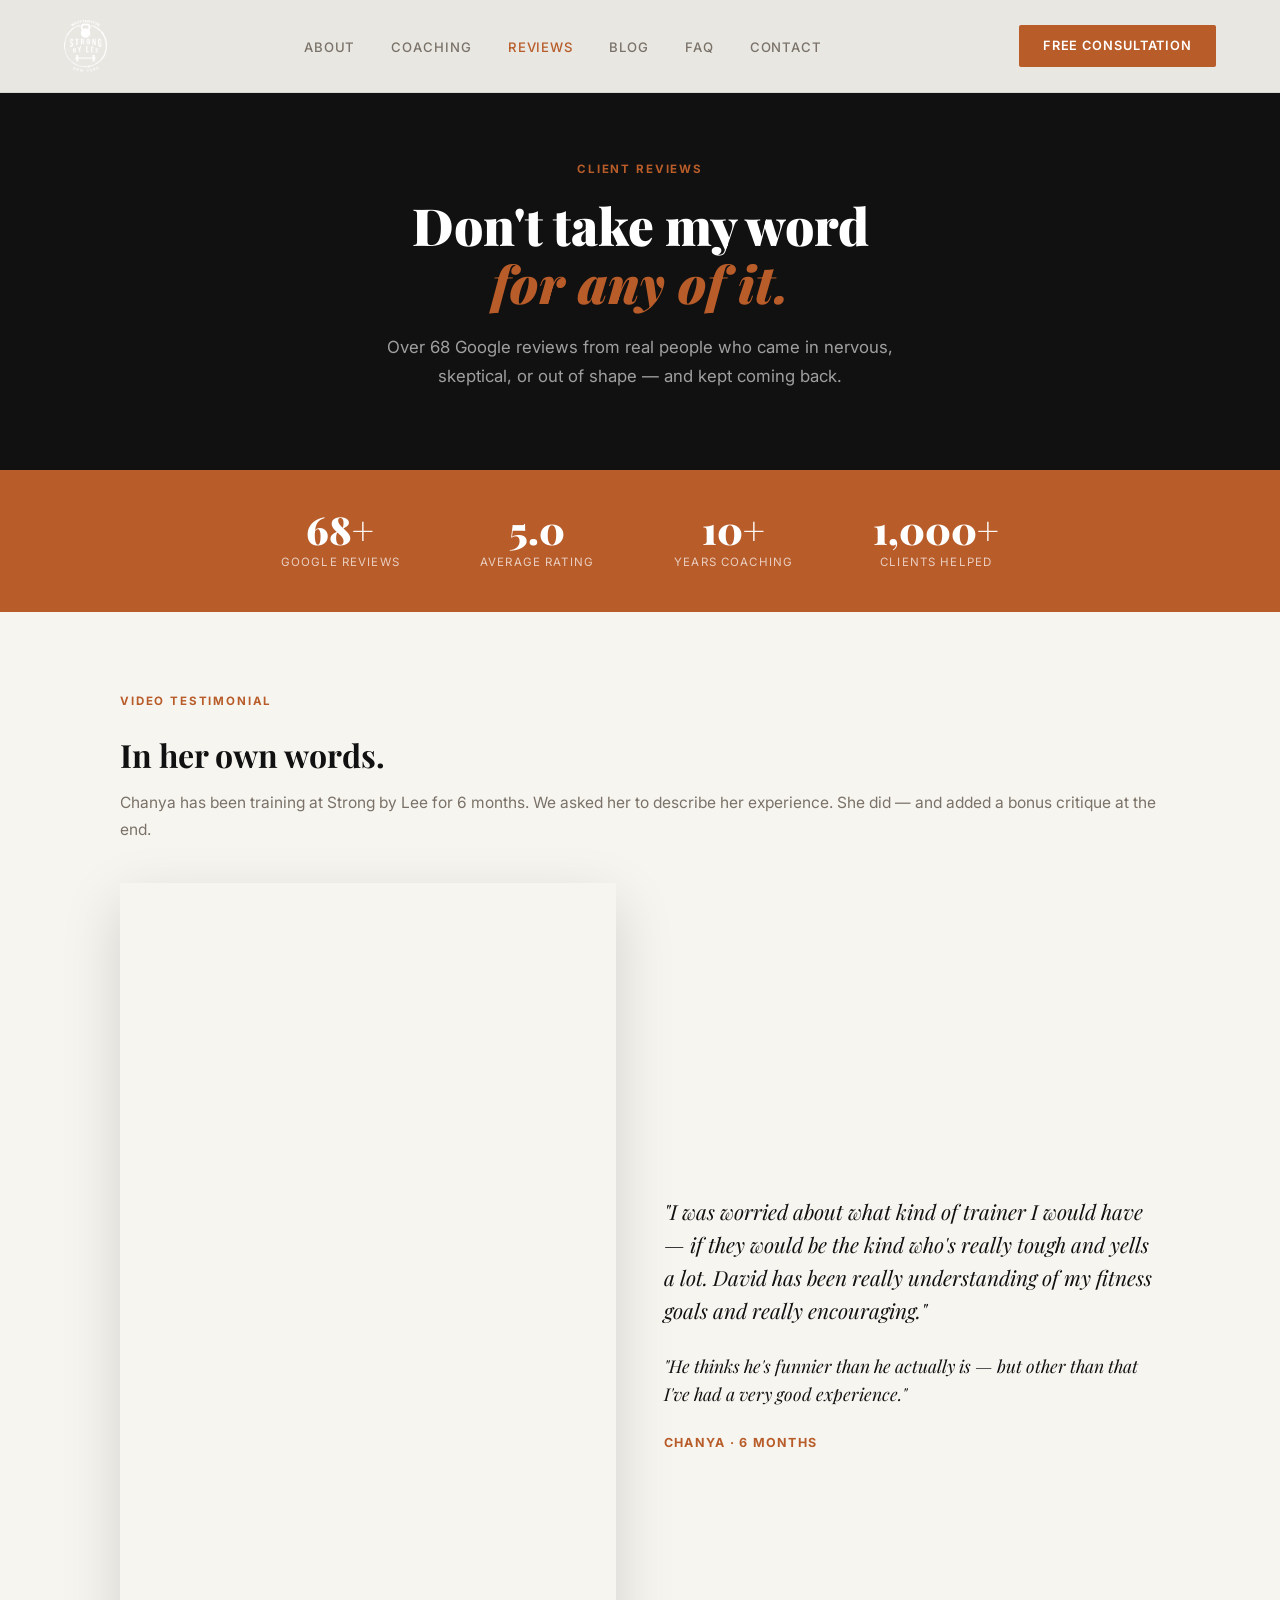
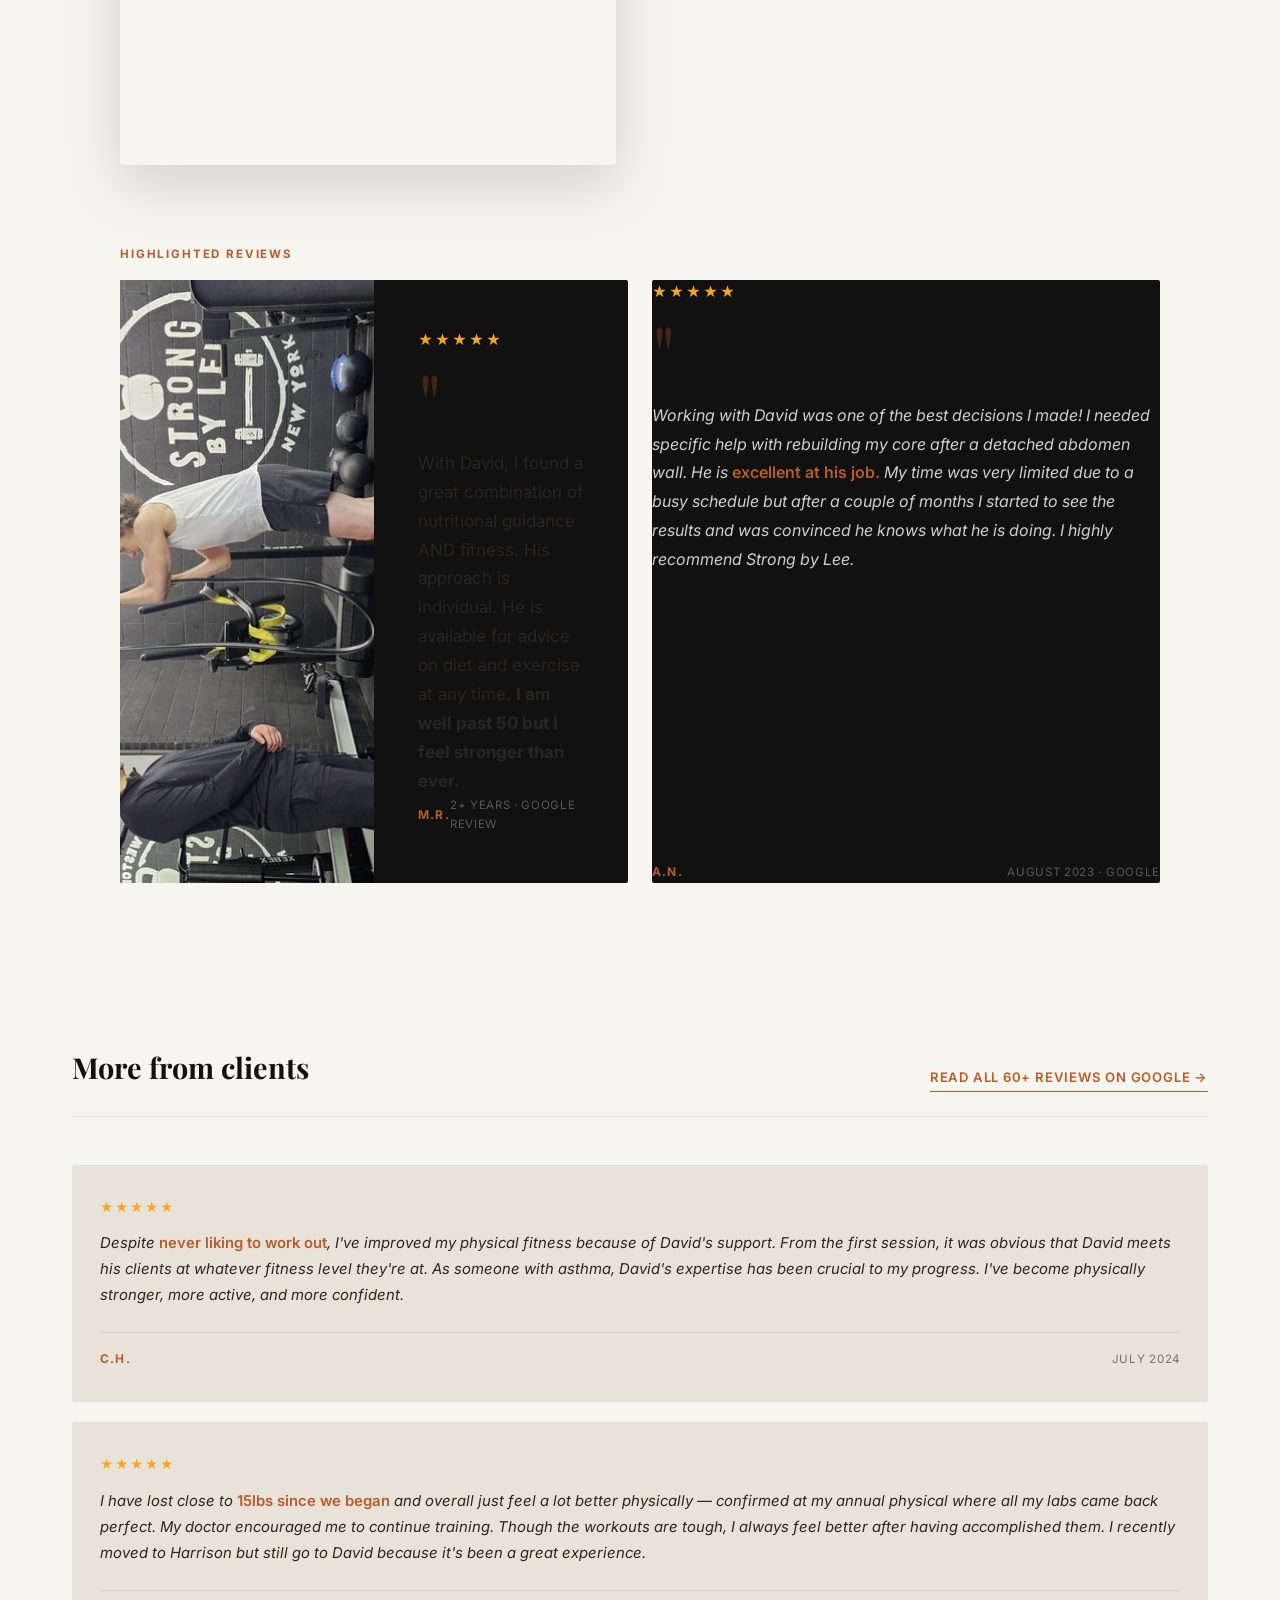
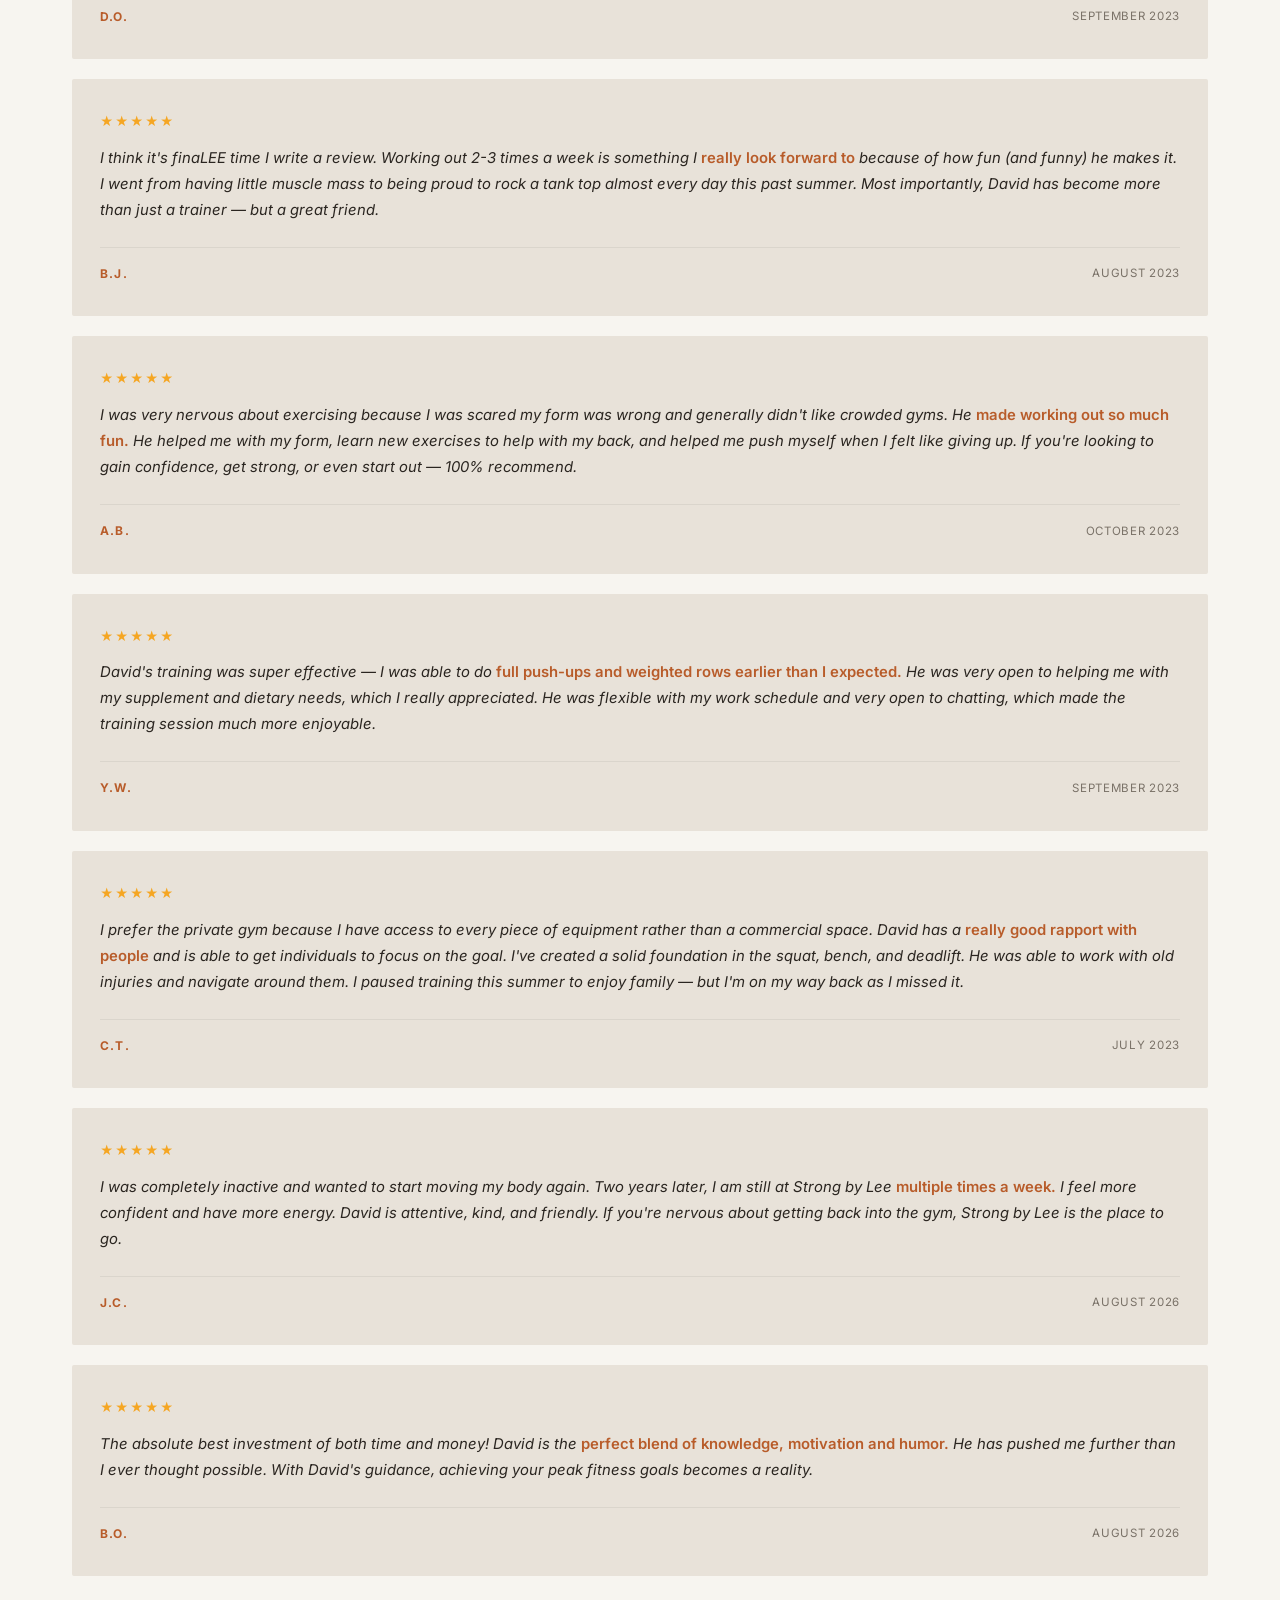
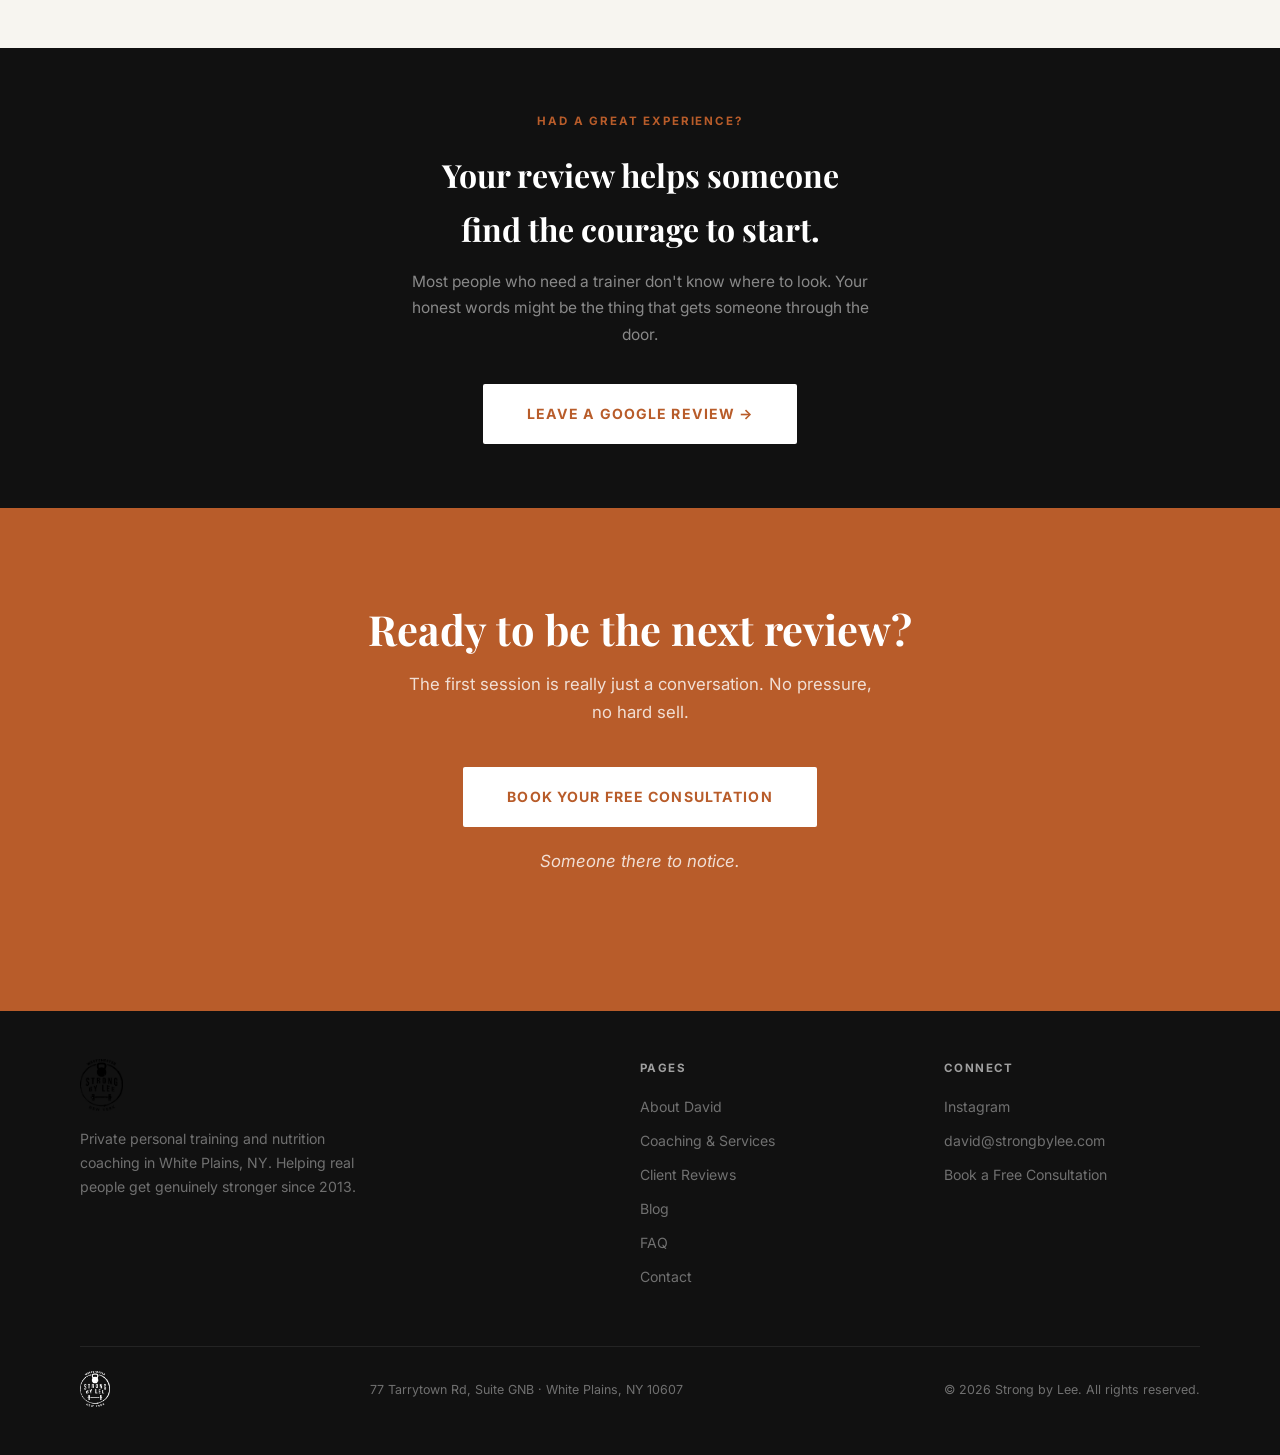
<file: reviews.html>
<!DOCTYPE html>
<html lang="en">
<head>
  <meta charset="UTF-8" />
  <meta name="viewport" content="width=device-width, initial-scale=1.0" />
  <title>Client Reviews — Strong by Lee | White Plains, NY</title>
  <meta name="description" content="Real reviews from real clients of Strong by Lee in White Plains, NY. Over 60 Google reviews from people who came in nervous and left stronger." />
  <meta name="robots" content="index, follow" />
  <meta property="og:title" content="Client Reviews — Strong by Lee" />
  <meta property="og:description" content="Over 60 Google reviews. Real people, real results, real conversations." />
  <meta property="og:image" content="https://strongbylee.com/images/studio-coaching.jpg" />
  <link href="https://fonts.googleapis.com/css2?family=Playfair+Display:ital,wght@0,700;0,900;1,700&family=Inter:wght@300;400;500;600&display=swap" rel="stylesheet" />
  <link rel="stylesheet" href="css/style.css" />
  <style>
    .review-card-photo {
      width: 64px; height: 64px;
      border-radius: 50%; object-fit: cover;
      border: 2px solid var(--accent);
      flex-shrink: 0;
    }
    .review-attr-with-photo {
      display: flex; align-items: center; gap: 14px;
      border-top: 1px solid rgba(0,0,0,0.06); padding-top: 16px;
    }
    .review-attr-text { display: flex; flex-direction: column; gap: 2px; }

    /* FEATURED REVIEWS */
    .featured-reviews {
      padding: 80px 80px 48px;
      max-width: 1200px; margin: 0 auto;
    }
    .featured-grid {
      display: grid; grid-template-columns: 1fr 1fr; gap: 24px;
      margin-bottom: 48px;
    }
    .featured-card {
      background: var(--black); border-radius: 2px;
      overflow: hidden; display: flex; flex-direction: column;
      position: relative;
    }
    .featured-card-with-photo {
      background: var(--black); border-radius: 2px;
      overflow: hidden; display: grid;
      grid-template-columns: 1fr 1fr;
      position: relative;
    }
    .featured-card-photo {
      width: 100%; height: 100%;
      object-fit: cover; display: block;
      min-height: 320px;
    }
    .quote-mark {
      font-family: 'Playfair Display', serif;
      font-size: 5rem; line-height: 0.8;
      color: var(--accent); opacity: 0.3;
      margin-bottom: 16px; display: block;
    }
    .featured-card blockquote {
      font-size: 1rem; line-height: 1.8;
      color: rgba(255,255,255,0.8); flex: 1;
      margin-bottom: 28px; font-style: italic;
    }
    .featured-card blockquote strong {
      font-style: normal; color: var(--accent); font-weight: 600;
    }
    .review-attr {
      display: flex; justify-content: space-between; align-items: center;
    }
    .review-initials {
      font-size: 0.75rem; font-weight: 700;
      letter-spacing: 0.1em; text-transform: uppercase;
      color: var(--accent);
    }
    .review-date {
      font-size: 0.72rem; color: rgba(255,255,255,0.3);
      letter-spacing: 0.06em; text-transform: uppercase;
    }
    .stars {
      color: #F5A623; font-size: 0.9rem; margin-bottom: 16px;
      display: block; letter-spacing: 2px;
    }

    /* STATS BAR */
    .stats-bar {
      background: var(--accent);
      padding: 40px 80px;
      display: flex; justify-content: center; gap: 80px;
      flex-wrap: wrap;
    }
    .stat-item { text-align: center; }
    .stat-number {
      font-family: 'Playfair Display', serif;
      font-size: 2.4rem; font-weight: 900;
      color: #fff; display: block; line-height: 1;
    }
    .stat-label {
      font-size: 0.72rem; letter-spacing: 0.1em;
      text-transform: uppercase; color: rgba(255,255,255,0.7);
      margin-top: 4px; display: block;
    }

    /* ALL REVIEWS GRID */
    .all-reviews {
      padding: 80px 80px 96px;
      max-width: 1200px; margin: 0 auto;
    }
    .all-reviews-header {
      display: flex; justify-content: space-between;
      align-items: flex-end; margin-bottom: 48px;
      padding-bottom: 24px; border-bottom: 1px solid var(--warm);
      flex-wrap: wrap; gap: 16px;
    }
    .all-reviews-header h2 {
      font-family: 'Playfair Display', serif;
      font-size: 1.8rem; font-weight: 700; color: var(--black);
    }
    .google-link {
      display: inline-flex; align-items: center; gap: 8px;
      font-size: 0.82rem; font-weight: 600;
      letter-spacing: 0.06em; text-transform: uppercase;
      color: var(--accent); text-decoration: none;
      border-bottom: 1px solid var(--accent); padding-bottom: 2px;
      transition: opacity 0.2s;
    }
    .google-link:hover { opacity: 0.7; }
    .reviews-grid {
      display: grid; grid-template-columns: repeat(3, 1fr); gap: 20px;
    }
    .review-card {
      background: var(--warm); border-radius: 2px;
      padding: 32px 28px; display: flex; flex-direction: column;
    }
    .review-card .stars { font-size: 0.8rem; margin-bottom: 12px; }
    .review-card blockquote {
      font-size: 0.93rem; line-height: 1.75;
      color: var(--text); flex: 1; margin-bottom: 24px;
      font-style: italic;
    }
    .review-card blockquote strong {
      font-style: normal; color: var(--accent); font-weight: 600;
    }
    .review-card .review-attr { border-top: 1px solid rgba(0,0,0,0.06); padding-top: 16px; }
    .review-card .review-initials { color: var(--accent); }
    .review-card .review-date { color: var(--muted); }

    /* LEAVE A REVIEW */
    .leave-review {
      background: var(--black); padding: 80px;
      text-align: center;
    }
    .leave-review h2 {
      font-family: 'Playfair Display', serif;
      font-size: 2rem; font-weight: 700;
      color: #fff; margin-bottom: 12px;
    }
    .leave-review p {
      color: rgba(255,255,255,0.5); font-size: 0.97rem;
      margin-bottom: 36px; max-width: 480px;
      margin-left: auto; margin-right: auto;
    }

    @media (max-width: 900px) {
      .featured-reviews { padding: 64px 32px 32px; }
      .featured-grid { grid-template-columns: 1fr; }
      .stats-bar { gap: 32px; padding: 40px 32px; }
      .video-section-outer { padding: 48px 32px 0 !important; }
      .video-testimonial-grid { grid-template-columns: 1fr !important; }
      .video-testimonial-grid > div:first-child { padding-bottom: 177.77%; max-width: 100%; }
      .featured-card-with-photo { grid-template-columns: 1fr; }
      .featured-card-photo { min-height: 240px; }
    }
      .all-reviews { padding: 64px 32px 72px; }
      .reviews-grid { grid-template-columns: 1fr; }
      .leave-review { padding: 64px 32px; }
    }
  </style>
</head>
<body>

  <nav>
    <a href="index.html" class="nav-logo-img"><img src="images/logo.png" alt="Strong by Lee" height="36" style="filter: invert(1) brightness(2);"></a>
    <ul class="nav-links">
      <li><a href="about.html">About</a></li>
      <li><a href="coaching.html">Coaching</a></li>
      <li><a href="reviews.html" class="active">Reviews</a></li>
      <li><a href="blog.html">Blog</a></li>
      <li><a href="faq.html">FAQ</a></li>
      <li><a href="contact.html">Contact</a></li>
    </ul>
    <a href="contact.html" class="nav-cta">Free Consultation</a>
    <div class="nav-hamburger" id="hamburger"><span></span><span></span><span></span></div>
  </nav>

  <div class="mobile-menu" id="mobileMenu">
    <span class="mobile-close" id="mobileClose">&times;</span>
    
        <a href="index.html">Home</a>
    <a href="about.html">About</a>
    <a href="coaching.html">Coaching</a>
    <a href="reviews.html" class="active">Reviews</a>
    <a href="blog.html">Blog</a>
    <a href="faq.html">FAQ</a>
    <a href="contact.html">Contact</a>
    <a href="contact.html" style="color: var(--accent);">Free Consultation</a>
  
  </div>

  <div class="page-hero">
    <span class="section-label">Client Reviews</span>
    <h1>Don't take my word<br/><em>for any of it.</em></h1>
    <p>Over 68 Google reviews from real people who came in nervous, skeptical, or out of shape — and kept coming back.</p>
  </div>

  <!-- STATS BAR -->
  <div class="stats-bar">
    <div class="stat-item">
      <span class="stat-number">68+</span>
      <span class="stat-label">Google Reviews</span>
    </div>
    <div class="stat-item">
      <span class="stat-number">5.0</span>
      <span class="stat-label">Average Rating</span>
    </div>
    <div class="stat-item">
      <span class="stat-number">10+</span>
      <span class="stat-label">Years Coaching</span>
    </div>
    <div class="stat-item">
      <span class="stat-number">1,000+</span>
      <span class="stat-label">Clients Helped</span>
    </div>
  </div>

  <!-- VIDEO TESTIMONIAL -->
  <section class="video-section-outer" style="padding: 80px 80px 0; max-width: 1200px; margin: 0 auto;">
    <span class="section-label">Video Testimonial</span>
    <h2 style="font-family:'Playfair Display',serif; font-size:2rem; font-weight:700; color:var(--black); margin-bottom:8px;">In her own words.</h2>
    <p style="color:var(--muted); font-size:0.97rem; margin-bottom:40px;">Chanya has been training at Strong by Lee for 6 months. We asked her to describe her experience. She did — and added a bonus critique at the end.</p>
    <div class="video-testimonial-grid" style="display:grid; grid-template-columns: 1fr 1fr; gap:48px; align-items:center;">
      <div style="position:relative; padding-bottom:177.77%; height:0; overflow:hidden; border-radius:2px; box-shadow:0 20px 60px rgba(0,0,0,0.15);">
        <iframe
          src="https://www.youtube.com/embed/ZGKe74uNoNo"
          title="Client Testimonial — Chanya at Strong by Lee"
          frameborder="0"
          allow="accelerometer; autoplay; clipboard-write; encrypted-media; gyroscope; picture-in-picture"
          allowfullscreen
          style="position:absolute; top:0; left:0; width:100%; height:100%;">
        </iframe>
      </div>
      <div>
        <p style="font-family:'Playfair Display',serif; font-size:1.3rem; font-style:italic; color:var(--black); line-height:1.6; margin-bottom:24px;">"I was worried about what kind of trainer I would have — if they would be the kind who's really tough and yells a lot. David has been really understanding of my fitness goals and really encouraging."</p>
        <p style="font-family:'Playfair Display',serif; font-size:1.1rem; font-style:italic; color:var(--black); line-height:1.6; margin-bottom:24px;">"He thinks he's funnier than he actually is — but other than that I've had a very good experience."</p>
        <p style="font-size:0.78rem; font-weight:700; letter-spacing:0.1em; text-transform:uppercase; color:var(--accent);">Chanya · 6 months</p>
      </div>
    </div>
  </section>

  <!-- FEATURED REVIEWS -->
  <section class="featured-reviews">
    <span class="section-label">Highlighted Reviews</span>

    <div class="featured-grid">

      <div class="featured-card-with-photo">
        <img src="images/review-mr-full.jpg" alt="M.R. training at Strong by Lee" class="featured-card-photo">
        <div style="padding: 48px 44px; display:flex; flex-direction:column; justify-content:center;">
          <span class="stars">★★★★★</span>
          <span class="quote-mark">"</span>
          <blockquote>With David, I found a great combination of nutritional guidance AND fitness. His approach is individual. He is available for advice on diet and exercise at any time. <strong>I am well past 50 but I feel stronger than ever.</strong></blockquote>
          <div class="review-attr">
            <span class="review-initials">M.R.</span>
            <span class="review-date">2+ Years · Google Review</span>
          </div>
        </div>
      </div>

      <div class="featured-card">
        <span class="stars">★★★★★</span>
        <span class="quote-mark">"</span>
        <blockquote>Working with David was one of the best decisions I made! I needed specific help with rebuilding my core after a detached abdomen wall. He is <strong>excellent at his job.</strong> My time was very limited due to a busy schedule but after a couple of months I started to see the results and was convinced he knows what he is doing. I highly recommend Strong by Lee.</blockquote>
        <div class="review-attr">
          <span class="review-initials">A.N.</span>
          <span class="review-date">August 2023 · Google</span>
        </div>
      </div>

    </div>
  </section>

  <!-- ALL REVIEWS -->
  <section class="all-reviews">
    <div class="all-reviews-header">
      <h2>More from clients</h2>
      <a href="https://g.page/r/CTsYeqjNlPShEBE/review" target="_blank" class="google-link">
        Read all 60+ reviews on Google →
      </a>
    </div>

    <div class="reviews-grid">

      <div class="review-card">
        <span class="stars">★★★★★</span>
        <blockquote>Despite <strong>never liking to work out</strong>, I've improved my physical fitness because of David's support. From the first session, it was obvious that David meets his clients at whatever fitness level they're at. As someone with asthma, David's expertise has been crucial to my progress. I've become physically stronger, more active, and more confident.</blockquote>
        <div class="review-attr">
          <span class="review-initials">C.H.</span>
          <span class="review-date">July 2024</span>
        </div>
      </div>

      <div class="review-card">
        <span class="stars">★★★★★</span>
        <blockquote>I have lost close to <strong>15lbs since we began</strong> and overall just feel a lot better physically — confirmed at my annual physical where all my labs came back perfect. My doctor encouraged me to continue training. Though the workouts are tough, I always feel better after having accomplished them. I recently moved to Harrison but still go to David because it's been a great experience.</blockquote>
        <div class="review-attr">
          <span class="review-initials">D.O.</span>
          <span class="review-date">September 2023</span>
        </div>
      </div>

      <div class="review-card">
        <span class="stars">★★★★★</span>
        <blockquote>I think it's finaLEE time I write a review. Working out 2-3 times a week is something I <strong>really look forward to</strong> because of how fun (and funny) he makes it. I went from having little muscle mass to being proud to rock a tank top almost every day this past summer. Most importantly, David has become more than just a trainer — but a great friend.</blockquote>
        <div class="review-attr">
          <span class="review-initials">B.J.</span>
          <span class="review-date">August 2023</span>
        </div>
      </div>

      <div class="review-card">
        <span class="stars">★★★★★</span>
        <blockquote>I was very nervous about exercising because I was scared my form was wrong and generally didn't like crowded gyms. He <strong>made working out so much fun.</strong> He helped me with my form, learn new exercises to help with my back, and helped me push myself when I felt like giving up. If you're looking to gain confidence, get strong, or even start out — 100% recommend.</blockquote>
        <div class="review-attr">
          <span class="review-initials">A.B.</span>
          <span class="review-date">October 2023</span>
        </div>
      </div>

      <div class="review-card">
        <span class="stars">★★★★★</span>
        <blockquote>David's training was super effective — I was able to do <strong>full push-ups and weighted rows earlier than I expected.</strong> He was very open to helping me with my supplement and dietary needs, which I really appreciated. He was flexible with my work schedule and very open to chatting, which made the training session much more enjoyable.</blockquote>
        <div class="review-attr">
          <span class="review-initials">Y.W.</span>
          <span class="review-date">September 2023</span>
        </div>
      </div>

      <div class="review-card">
        <span class="stars">★★★★★</span>
        <blockquote>I prefer the private gym because I have access to every piece of equipment rather than a commercial space. David has a <strong>really good rapport with people</strong> and is able to get individuals to focus on the goal. I've created a solid foundation in the squat, bench, and deadlift. He was able to work with old injuries and navigate around them. I paused training this summer to enjoy family — but I'm on my way back as I missed it.</blockquote>
        <div class="review-attr">
          <span class="review-initials">C.T.</span>
          <span class="review-date">July 2023</span>
        </div>
      </div>

      <div class="review-card">
        <span class="stars">★★★★★</span>
        <blockquote>I was completely inactive and wanted to start moving my body again. Two years later, I am still at Strong by Lee <strong>multiple times a week.</strong> I feel more confident and have more energy. David is attentive, kind, and friendly. If you're nervous about getting back into the gym, Strong by Lee is the place to go.</blockquote>
        <div class="review-attr">
          <span class="review-initials">J.C.</span>
          <span class="review-date">August 2026</span>
        </div>
      </div>

      <div class="review-card">
        <span class="stars">★★★★★</span>
        <blockquote>The absolute best investment of both time and money! David is the <strong>perfect blend of knowledge, motivation and humor.</strong> He has pushed me further than I ever thought possible. With David's guidance, achieving your peak fitness goals becomes a reality.</blockquote>
        <div class="review-attr">
          <span class="review-initials">B.O.</span>
          <span class="review-date">August 2026</span>
        </div>
      </div>

    </div>
  </section>

  <!-- LEAVE A REVIEW -->
  <section class="leave-review">
    <span class="section-label">Had a great experience?</span>
    <h2>Your review helps someone<br/>find the courage to start.</h2>
    <p>Most people who need a trainer don't know where to look. Your honest words might be the thing that gets someone through the door.</p>
    <a href="https://g.page/r/CTsYeqjNlPShEBE/review" target="_blank" class="btn-white">Leave a Google Review →</a>
  </section>

  <!-- CTA -->
  <section class="cta-section">
    <h2>Ready to be the next review?</h2>
    <p>The first session is really just a conversation. No pressure, no hard sell.</p>
    <a href="contact.html" class="btn-white">Book Your Free Consultation</a>
    <p class="cta-note">Someone there to notice.</p>
  </section>

  <!-- FOOTER -->
  <footer>
    <div class="footer-inner">
      <div class="footer-brand">
        <a href="index.html" class="nav-logo-img"><img src="images/logo.png" alt="Strong by Lee" height="48"></a>
        <p style="margin-top:16px;">Private personal training and nutrition coaching in White Plains, NY. Helping real people get genuinely stronger since 2013.</p>
      </div>
      <div class="footer-col">
        <h4>Pages</h4>
        <a href="about.html">About David</a>
        <a href="coaching.html">Coaching & Services</a>
        <a href="reviews.html" class="active">Client Reviews</a>
        <a href="blog.html">Blog</a>
        <a href="faq.html">FAQ</a>
        <a href="contact.html">Contact</a>
      </div>
      <div class="footer-col">
        <h4>Connect</h4>
        <a href="https://instagram.com/strongbylee" target="_blank">Instagram</a>
        <a href="mailto:david@strongbylee.com">david@strongbylee.com</a>
        <a href="contact.html">Book a Free Consultation</a>
      </div>
    </div>
    <div class="footer-bottom">
      <img src="images/logo.png" alt="Strong by Lee" height="36" style="filter: invert(1) brightness(2);">
      <span>77 Tarrytown Rd, Suite GNB · White Plains, NY 10607</span>
      <span>© 2026 Strong by Lee. All rights reserved.</span>
    </div>
  </footer>

  <a href="#" class="back-to-top" id="backToTop" aria-label="Back to top">↑</a>

  <script>
    document.getElementById('hamburger').addEventListener('click', () => document.getElementById('mobileMenu').classList.add('open'));
    document.getElementById('mobileClose').addEventListener('click', () => document.getElementById('mobileMenu').classList.remove('open'));
    const backToTop = document.getElementById('backToTop');
    window.addEventListener('scroll', () => { backToTop.classList.toggle('visible', window.scrollY > 400); });
    backToTop.addEventListener('click', (e) => { e.preventDefault(); window.scrollTo({ top: 0, behavior: 'smooth' }); });
  </script>
</body>
</html>
</file>
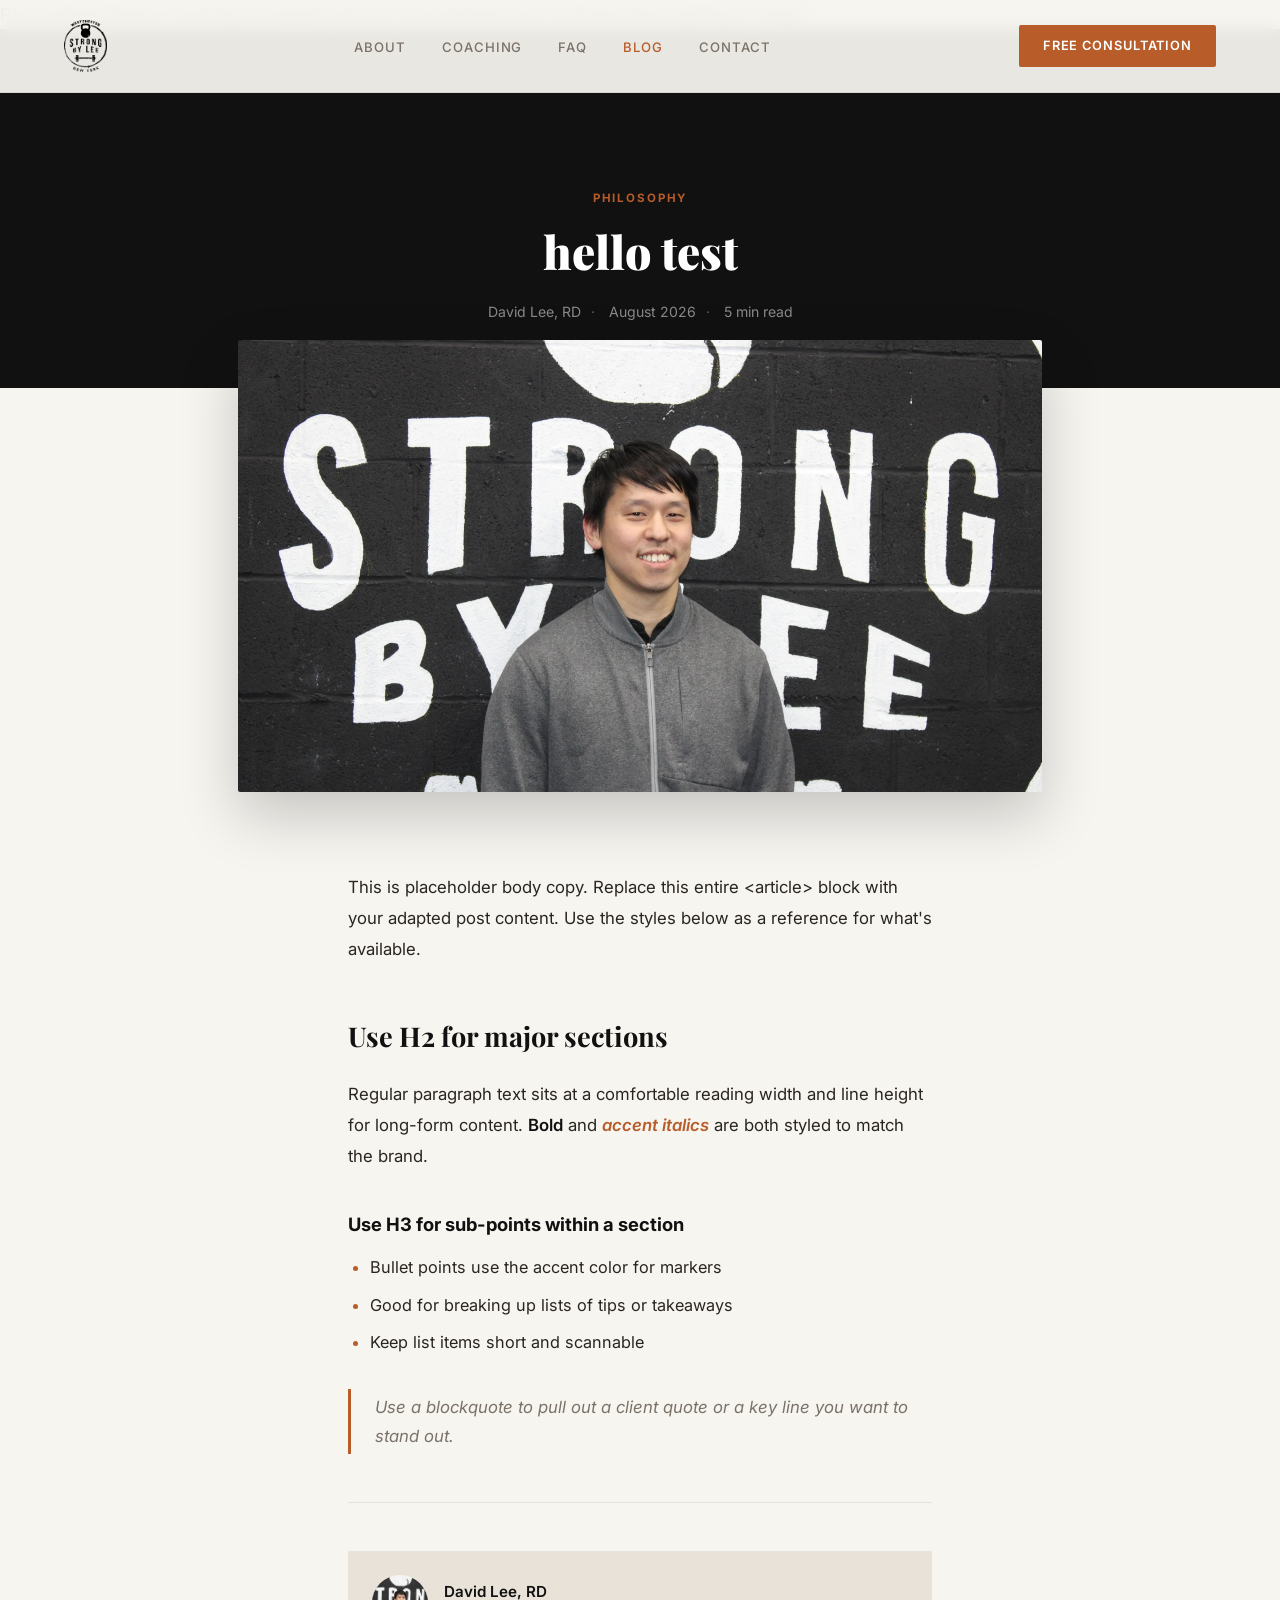
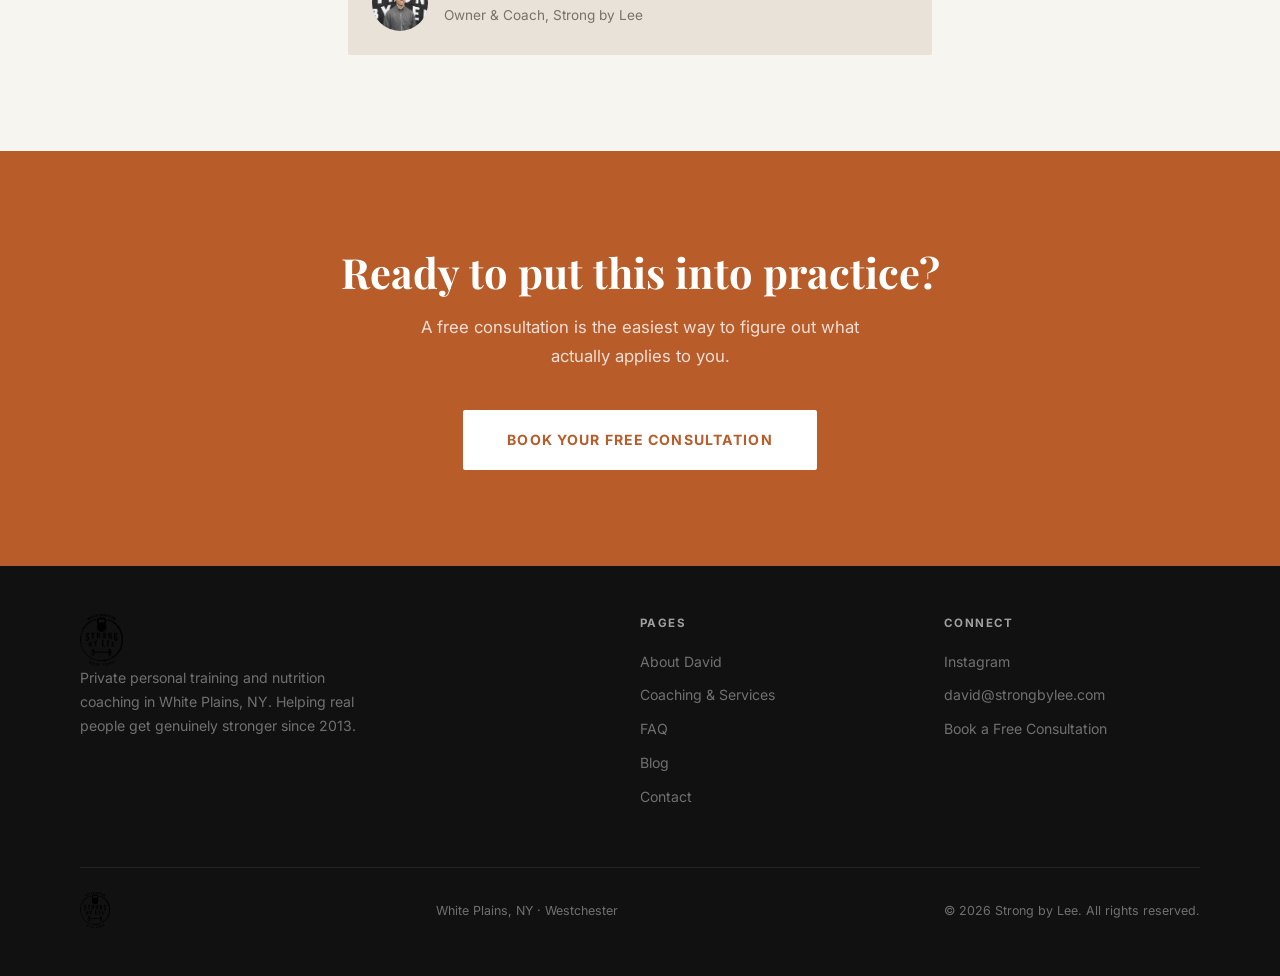
<file: test-blog.html>
<!DOCTYPE html>
<html lang="en">
<head>
  <meta charset="UTF-8" />
  <meta name="viewport" content="width=device-width, initial-scale=1.0" />
  <!-- REPLACE: title tag should read like a Google search result -->
   
  <title>this is a test blog</title>
  Personalized fitness coaching for people who are overwhelmed and confused about getting in shape
  <meta name="description" content="A one-sentence, search-friendly summary of what this post actually teaches — not a teaser, an answer." />
  <link href="https://fonts.googleapis.com/css2?family=Playfair+Display:ital,wght@0,700;0,900;1,700&family=Inter:wght@300;400;500;600&display=swap" rel="stylesheet" />
  <link rel="stylesheet" href="css/style.css" />
  <style>
    .post-hero {
      padding: 160px 48px 64px;
      background: var(--black);
      text-align: center;
    }
    .post-hero .section-label { justify-content: center; display: flex; }
    .post-hero h1 {
      font-family: 'Playfair Display', serif;
      font-size: clamp(2rem, 3.6vw, 3rem);
      font-weight: 900; color: #fff;
      line-height: 1.2; max-width: 780px; margin: 0 auto 20px;
    }
    .post-meta {
      color: rgba(255,255,255,0.5); font-size: 0.88rem;
    }
    .post-meta span:not(:last-child)::after { content: "·"; margin: 0 10px; color: rgba(255,255,255,0.3); }

    .post-hero-img {
      max-width: 900px; margin: -48px auto 0; padding: 0 48px;
    }
    .post-hero-img img {
      width: 100%; aspect-ratio: 16/9; object-fit: cover;
      border-radius: 2px; display: block;
      box-shadow: 0 24px 60px rgba(0,0,0,0.2);
    }

    .post-body {
      max-width: 680px; margin: 0 auto; padding: 80px 48px 96px;
    }
    .post-body p {
      font-size: 1.05rem; color: var(--text); line-height: 1.85;
      margin-bottom: 24px;
    }
    .post-body h2 {
      font-family: 'Playfair Display', serif; font-size: 1.7rem; font-weight: 700;
      color: var(--black); margin: 48px 0 20px;
    }
    .post-body h3 {
      font-size: 1.15rem; font-weight: 700; color: var(--black);
      margin: 36px 0 14px;
    }
    .post-body ul, .post-body ol {
      margin: 0 0 24px 22px;
      display: flex; flex-direction: column; gap: 10px;
    }
    .post-body li { font-size: 1.02rem; color: var(--text); line-height: 1.7; }
    .post-body li::marker { color: var(--accent); }
    .post-body strong { color: var(--black); font-weight: 600; }
    .post-body em { color: var(--accent); font-style: italic; font-weight: 600; }
    .post-body blockquote {
      border-left: 3px solid var(--accent); padding: 4px 0 4px 24px;
      margin: 32px 0; font-style: italic; color: var(--muted); font-size: 1.05rem;
    }

    .post-divider { border: none; border-top: 1px solid var(--warm); margin: 48px 0; }

    .post-author {
      display: flex; align-items: center; gap: 16px;
      padding: 24px; background: var(--warm); border-radius: 2px;
      margin-top: 48px;
    }
    .post-author img { width: 56px; height: 56px; border-radius: 50%; object-fit: cover; }
    .post-author-name { font-weight: 600; color: var(--black); font-size: 0.95rem; }
    .post-author-title { font-size: 0.85rem; color: var(--muted); }

    @media (max-width: 900px) {
      .post-hero { padding: 120px 24px 48px; }
      .post-hero-img { padding: 0 24px; margin-top: -32px; }
      .post-body { padding: 56px 24px 72px; }
    }
  </style>
</head>
<body>

  <nav>
    <a href="index.html" class="nav-logo-img"><img src="images/logo.png" alt="Strong by Lee" height="52"></a>
    <ul class="nav-links">
      <li><a href="about.html">About</a></li>
      <li><a href="coaching.html">Coaching</a></li>
      <li><a href="faq.html">FAQ</a></li>
      <li><a href="blog.html" class="active">Blog</a></li>
      <li><a href="contact.html">Contact</a></li>
    </ul>
    <a href="contact.html" class="nav-cta">Free Consultation</a>
    <div class="nav-hamburger" id="hamburger">
      <span></span><span></span><span></span>
    </div>
  </nav>

  <div class="mobile-menu" id="mobileMenu">
    <span class="mobile-close" id="mobileClose">&times;</span>
    <a href="index.html">Home</a>
    <a href="about.html">About</a>
    <a href="coaching.html">Coaching</a>
    <a href="faq.html">FAQ</a>
    <a href="blog.html">Blog</a>
    <a href="contact.html">Contact</a>
    <a href="contact.html" style="color: var(--accent);">Free Consultation</a>
  </div>

  <div class="post-hero">
    <span class="section-label">Philosophy</span>
    <!-- REPLACE: post title -->
    <h1>hello test</h1>
    <div class="post-meta">
      <span>David Lee, RD</span>
      <span>August 2026</span>
      <span>5 min read</span>
    </div>
  </div>

  <div class="post-hero-img reveal">
    <!-- REPLACE: hero image -->
    <img src="images/david-headshot.jpg"alt="Description of the image" />
  </div>

  <article class="post-body reveal">

    <!--
      HOW TO ADAPT A NEWSLETTER INTO THIS TEMPLATE (don't just paste it):

      1. Cut the direct-address opening ("Hey," "Hope your week is going well," etc).
         Blog readers arrive cold, mid-thought, usually from a search or a link —
         they don't know you're writing "to" them the way a subscriber does.

      2. Give it a title someone would actually type into Google, not just a
         clever subject line. "Why 'Eat Less, Move More' Doesn't Work" beats
         a subject line like "The thing nobody tells you."

      3. Keep the voice and the substance. The RD-grounded reasoning, the client
         stories, the honesty — that's the hard part, and it's already written.
         This is a 10-minute edit, not a rewrite.

      4. If the newsletter assumed prior context ("as I mentioned last week..."),
         add one sentence of setup so it stands alone.
    -->

    <p>This is placeholder body copy. Replace this entire &lt;article&gt; block with your adapted post content. Use the styles below as a reference for what's available.</p>

    <h2>Use H2 for major sections</h2>
    <p>Regular paragraph text sits at a comfortable reading width and line height for long-form content. <strong>Bold</strong> and <em>accent italics</em> are both styled to match the brand.</p>

    <h3>Use H3 for sub-points within a section</h3>
    <ul>
      <li>Bullet points use the accent color for markers</li>
      <li>Good for breaking up lists of tips or takeaways</li>
      <li>Keep list items short and scannable</li>
    </ul>

    <blockquote>Use a blockquote to pull out a client quote or a key line you want to stand out.</blockquote>

    <hr class="post-divider" />

    <div class="post-author">
      <img src="images/david-headshot.webp" alt="David Lee" />
      <div>
        <div class="post-author-name">David Lee, RD</div>
        <div class="post-author-title">Owner & Coach, Strong by Lee</div>
      </div>
    </div>

  </article>

  <section class="cta-section">
    <h2>Ready to put this into practice?</h2>
    <p>A free consultation is the easiest way to figure out what actually applies to you.</p>
    <a href="contact.html" class="btn-white">Book Your Free Consultation</a>
  </section>

  <footer>
    <div class="footer-inner">
      <div class="footer-brand">
        <a href="index.html" class="nav-logo-img"><img src="images/logo.png" alt="Strong by Lee" height="48"></a>
        <p>Private personal training and nutrition coaching in White Plains, NY. Helping real people get genuinely stronger since 2013.</p>
      </div>
      <div class="footer-col">
        <h4>Pages</h4>
        <a href="about.html">About David</a>
        <a href="coaching.html">Coaching & Services</a>
        <a href="faq.html">FAQ</a>
        <a href="blog.html">Blog</a>
        <a href="contact.html">Contact</a>
      </div>
      <div class="footer-col">
        <h4>Connect</h4>
        <a href="https://instagram.com/strongbylee" target="_blank">Instagram</a>
        <a href="mailto:david@strongbylee.com">david@strongbylee.com</a>
        <a href="contact.html">Book a Free Consultation</a>
      </div>
    </div>
    <div class="footer-bottom">
      <img src="images/logo.png" alt="Strong by Lee" height="36">
      <span>White Plains, NY · Westchester</span>
      <span>© 2026 Strong by Lee. All rights reserved.</span>
    </div>
  </footer>

  <script src="js/main.js"></script>
  <a href="#" class="back-to-top" id="backToTop" aria-label="Back to top">↑</a>

  <script>
    document.getElementById('hamburger').addEventListener('click', () => document.getElementById('mobileMenu').classList.add('open'));
    document.getElementById('mobileClose').addEventListener('click', () => document.getElementById('mobileMenu').classList.remove('open'));

    const backToTop = document.getElementById('backToTop');
    window.addEventListener('scroll', () => {
      backToTop.classList.toggle('visible', window.scrollY > 400);
    });
    backToTop.addEventListener('click', (e) => {
      e.preventDefault();
      window.scrollTo({ top: 0, behavior: 'smooth' });
    });

    const reveals = document.querySelectorAll('.reveal');
    reveals.forEach(el => el.classList.add('hidden'));
    const observer = new IntersectionObserver((entries) => {
      entries.forEach(entry => {
        if (entry.isIntersecting) {
          entry.target.classList.remove('hidden');
          entry.target.classList.add('visible');
          observer.unobserve(entry.target);
        }
      });
    }, { threshold: 0.08, rootMargin: '0px 0px -40px 0px' });
    reveals.forEach(el => observer.observe(el));
  </script>
</body>
</html>
</file>
<file: css/style.css>
*, *::before, *::after { box-sizing: border-box; margin: 0; padding: 0; }

:root {
  --black:    #111111;
  --offwhite: #F7F5F0;
  --warm:     #E8E2D9;
  --accent:   #B85C2A;
  --accent-dark: #9A4A20;
  --muted:    #7A7268;
  --text:     #2A2520;
}

html { scroll-behavior: smooth; }

body {
  font-family: 'Inter', sans-serif;
  background: var(--offwhite);
  color: var(--text);
  font-size: 17px;
  line-height: 1.7;
}

/* ── NAV ── */
nav {
  position: fixed; top: 0; left: 0; right: 0; z-index: 100;
  display: flex; align-items: center; justify-content: space-between;
  padding: 20px 64px;
  background: rgba(247,245,240,0.94);
  backdrop-filter: blur(8px);
  border-bottom: 1px solid rgba(0,0,0,0.07);
}
.nav-logo {
  font-family: 'Playfair Display', serif;
  font-size: 1.25rem; font-weight: 700;
  color: var(--black); letter-spacing: 0.02em;
  text-decoration: none;
}
.nav-logo span { color: var(--accent); }
.nav-logo-img {
  display: flex; align-items: center;
  text-decoration: none;
}
.nav-logo-img img {
  height: 52px; width: auto;
  display: block;
}
.nav-links { display: flex; gap: 36px; list-style: none; }
.nav-links a {
  text-decoration: none; color: var(--muted);
  font-size: 0.82rem; font-weight: 500;
  letter-spacing: 0.07em; text-transform: uppercase;
  transition: color 0.2s;
}
.nav-links a:hover, .nav-links a.active { color: var(--accent); }
.nav-cta {
  background: var(--accent); color: #fff;
  padding: 10px 24px; border-radius: 2px;
  font-size: 0.8rem; font-weight: 600;
  letter-spacing: 0.07em; text-transform: uppercase;
  text-decoration: none; transition: background 0.2s;
}
.nav-cta:hover { background: var(--accent-dark); }
.nav-hamburger { display: none; cursor: pointer; flex-direction: column; gap: 5px; }
.nav-hamburger span { display: block; width: 24px; height: 2px; background: var(--black); transition: 0.3s; }
.mobile-menu {
  display: none; position: fixed; top: 0; left: 0; right: 0; bottom: 0;
  background: var(--offwhite); z-index: 99;
  flex-direction: column; align-items: center; justify-content: center; gap: 32px;
}
.mobile-menu.open { display: flex; }
.mobile-menu a {
  font-size: 1.4rem; font-family: 'Playfair Display', serif;
  color: var(--black); text-decoration: none; font-weight: 700;
}
.mobile-menu a:hover { color: var(--accent); }
.mobile-close {
  position: absolute; top: 24px; right: 32px;
  font-size: 2rem; cursor: pointer; color: var(--muted);
}

/* ── SHARED SECTIONS ── */
.section-label {
  font-size: 0.72rem; font-weight: 700;
  letter-spacing: 0.16em; text-transform: uppercase;
  color: var(--accent); margin-bottom: 16px; display: block;
}

/* ── TRUST BAR ── */
.trust-bar {
  background: var(--black); color: var(--offwhite);
  display: flex; justify-content: center; gap: 80px;
  padding: 32px 48px; flex-wrap: wrap;
}
.trust-item { text-align: center; }
.trust-number {
  font-family: 'Playfair Display', serif;
  font-size: 2rem; font-weight: 700;
  color: var(--accent); display: block; line-height: 1;
}
.trust-label {
  font-size: 0.72rem; letter-spacing: 0.1em;
  text-transform: uppercase; color: rgba(255,255,255,0.45);
  margin-top: 4px; display: block;
}

/* ── BUTTONS ── */
.btn-primary {
  display: inline-block; background: var(--accent); color: #fff;
  padding: 16px 36px; border-radius: 2px;
  font-size: 0.86rem; font-weight: 600;
  letter-spacing: 0.08em; text-transform: uppercase;
  text-decoration: none; transition: background 0.2s;
}
.btn-primary:hover { background: var(--accent-dark); }
.btn-ghost {
  display: inline-block; color: var(--text);
  font-size: 0.86rem; font-weight: 500;
  letter-spacing: 0.04em; text-decoration: none;
  border-bottom: 1px solid var(--text); padding-bottom: 2px;
  transition: color 0.2s, border-color 0.2s;
}
.btn-ghost:hover { color: var(--accent); border-color: var(--accent); }
.btn-white {
  display: inline-block; background: #fff; color: var(--accent);
  padding: 18px 44px; border-radius: 2px;
  font-size: 0.88rem; font-weight: 700;
  letter-spacing: 0.08em; text-transform: uppercase;
  text-decoration: none; transition: transform 0.15s;
}
.btn-white:hover { transform: translateY(-2px); }

/* ── CTA SECTION ── */
.cta-section {
  background: var(--accent);
  padding: 96px 80px; text-align: center;
}
.cta-section h2 {
  font-family: 'Playfair Display', serif;
  font-size: 2.6rem; font-weight: 700;
  color: #fff; margin-bottom: 16px; line-height: 1.2;
}
.cta-section p {
  color: rgba(255,255,255,0.8); font-size: 1.05rem;
  margin-bottom: 40px; max-width: 480px;
  margin-left: auto; margin-right: auto;
}
.cta-note {
  margin-top: 20px; font-size: 0.82rem;
  color: rgba(255,255,255,0.6); font-style: italic;
}

/* ── FOOTER ── */
footer {
  background: var(--black); color: rgba(255,255,255,0.4);
  padding: 48px 80px;
}
.footer-inner {
  display: grid; grid-template-columns: 2fr 1fr 1fr;
  gap: 48px; margin-bottom: 48px;
}
.footer-brand .nav-logo { display: block; margin-bottom: 16px; }
.footer-brand p { font-size: 0.88rem; color: rgba(255,255,255,0.4); line-height: 1.7; max-width: 280px; }
.footer-col h4 {
  font-size: 0.72rem; font-weight: 700;
  letter-spacing: 0.12em; text-transform: uppercase;
  color: rgba(255,255,255,0.6); margin-bottom: 16px;
}
.footer-col a {
  display: block; color: rgba(255,255,255,0.4);
  text-decoration: none; font-size: 0.88rem;
  margin-bottom: 10px; transition: color 0.2s;
}
.footer-col a:hover { color: var(--accent); }
.footer-bottom {
  border-top: 1px solid rgba(255,255,255,0.08);
  padding-top: 24px;
  display: flex; justify-content: space-between; align-items: center;
  font-size: 0.78rem;
}
.footer-logo {
  font-family: 'Playfair Display', serif;
  color: rgba(255,255,255,0.7); font-size: 1rem;
}
.footer-logo span { color: var(--accent); }

/* ── PAGE HERO (inner pages) ── */
.page-hero {
  padding: 160px 80px 80px;
  background: var(--black);
  text-align: center;
}
.page-hero .section-label { justify-content: center; display: flex; }
.page-hero h1 {
  font-family: 'Playfair Display', serif;
  font-size: clamp(2.4rem, 4vw, 3.6rem);
  font-weight: 900; color: #fff;
  line-height: 1.15; margin-bottom: 20px;
}
.page-hero h1 em { color: var(--accent); font-style: italic; }
.page-hero p {
  color: rgba(255,255,255,0.6); font-size: 1.05rem;
  max-width: 560px; margin: 0 auto;
}

/* ── VIDEO ── */
.video-section {
  background: var(--offwhite);
  padding: 96px 80px;
}
.video-inner {
  max-width: 900px; margin: 0 auto; text-align: center;
}
.video-inner h2 {
  font-family: 'Playfair Display', serif;
  font-size: 2.2rem; font-weight: 700;
  color: var(--black); margin-bottom: 12px; line-height: 1.25;
}
.video-inner p {
  color: var(--muted); font-size: 1rem;
  margin-bottom: 40px; max-width: 520px;
  margin-left: auto; margin-right: auto;
}
.video-wrap {
  position: relative; padding-bottom: 56.25%;
  height: 0; overflow: hidden; border-radius: 2px;
  box-shadow: 0 20px 60px rgba(0,0,0,0.15);
}
.video-wrap iframe {
  position: absolute; top: 0; left: 0;
  width: 100%; height: 100%; border: none;
}

@media (max-width: 900px) {
  .video-section { padding: 72px 32px; }
  .video-inner h2 { font-size: 1.6rem; }
}

/* ── GALLERY ── */
.gallery { background: var(--black); padding: 4px; }
.gallery-grid {
  display: grid;
  grid-template-columns: repeat(3, 1fr);
  grid-template-rows: auto;
  gap: 4px;
}
.gallery-item {
  overflow: hidden;
  aspect-ratio: 1;
  background: #222;
}
.gallery-item--tall {
  grid-row: span 2;
  aspect-ratio: auto;
}
.gallery-item--wide {
  grid-column: span 2;
  aspect-ratio: 16/9;
}
.gallery-item img {
  width: 100%; height: 100%;
  object-fit: cover; display: block;
  transition: transform 0.4s ease;
}
.gallery-item:hover img { transform: scale(1.03); }

@media (max-width: 900px) {
  .gallery-grid { grid-template-columns: 1fr 1fr; }
  .gallery-item--tall { grid-row: span 1; aspect-ratio: 1; }
  .gallery-item--wide { grid-column: span 2; }
}

/* ── SCROLL ANIMATIONS ── */
.reveal {
  opacity: 1;
  transform: translateY(0);
  transition: opacity 0.7s ease, transform 0.7s ease;
}
.reveal.hidden {
  opacity: 0;
  transform: translateY(32px);
}
.reveal.visible {
  opacity: 1;
  transform: translateY(0);
}
.reveal-delay-1 { transition-delay: 0.1s; }
.reveal-delay-2 { transition-delay: 0.2s; }
.reveal-delay-3 { transition-delay: 0.3s; }
.reveal-delay-4 { transition-delay: 0.4s; }

/* ── BACK TO TOP ── */
.back-to-top {
  position: fixed; bottom: 32px; right: 32px; z-index: 99;
  width: 44px; height: 44px;
  background: var(--accent); color: #fff;
  border: none; border-radius: 2px; cursor: pointer;
  font-size: 1.2rem; display: flex; align-items: center; justify-content: center;
  opacity: 0; pointer-events: none;
  transition: opacity 0.3s, background 0.2s;
  text-decoration: none;
}
.back-to-top.visible { opacity: 1; pointer-events: all; }
.back-to-top:hover { background: var(--accent-dark); }

/* ── INSTAGRAM SECTION ── */
.instagram-section {
  background: var(--black);
  padding: 80px;
  text-align: center;
}
.instagram-section .section-label { margin-bottom: 12px; }
.instagram-section h2 {
  font-family: 'Playfair Display', serif;
  font-size: 2rem; font-weight: 700;
  color: #fff; margin-bottom: 12px;
}
.instagram-section p {
  color: rgba(255,255,255,0.5);
  font-size: 0.97rem; margin-bottom: 32px;
}
.instagram-btn {
  display: inline-flex; align-items: center; gap: 10px;
  background: linear-gradient(135deg, #f09433, #e6683c, #dc2743, #cc2366, #bc1888);
  color: #fff; padding: 14px 32px; border-radius: 2px;
  font-size: 0.88rem; font-weight: 700;
  letter-spacing: 0.06em; text-transform: uppercase;
  text-decoration: none; transition: opacity 0.2s;
}
.instagram-btn:hover { opacity: 0.85; }
.instagram-btn svg { width: 20px; height: 20px; fill: #fff; }

/* ── MOBILE MENU POLISH ── */
.mobile-menu {
  transform: translateX(100%);
  transition: transform 0.35s cubic-bezier(0.4, 0, 0.2, 1);
}
.mobile-menu.open {
  display: flex;
  transform: translateX(0);
}

/* ── MAPS ── */
.map-embed {
  width: 100%; height: 320px; border: none; display: block;
  filter: grayscale(20%);
}

@media (max-width: 900px) {
  .instagram-section { padding: 64px 32px; }
  .back-to-top { bottom: 20px; right: 20px; }
}
@media (max-width: 900px) {
  nav { padding: 16px 24px; }
  .nav-links, .nav-cta { display: none; }
  .nav-hamburger { display: flex; }
  .trust-bar { gap: 32px; padding: 32px 24px; }
  .cta-section { padding: 72px 32px; }
  .cta-section h2 { font-size: 2rem; }
  footer { padding: 48px 24px; }
  .footer-inner { grid-template-columns: 1fr; gap: 32px; }
  .footer-bottom { flex-direction: column; gap: 12px; text-align: center; }
  .page-hero { padding: 120px 32px 64px; }
}
</file>
